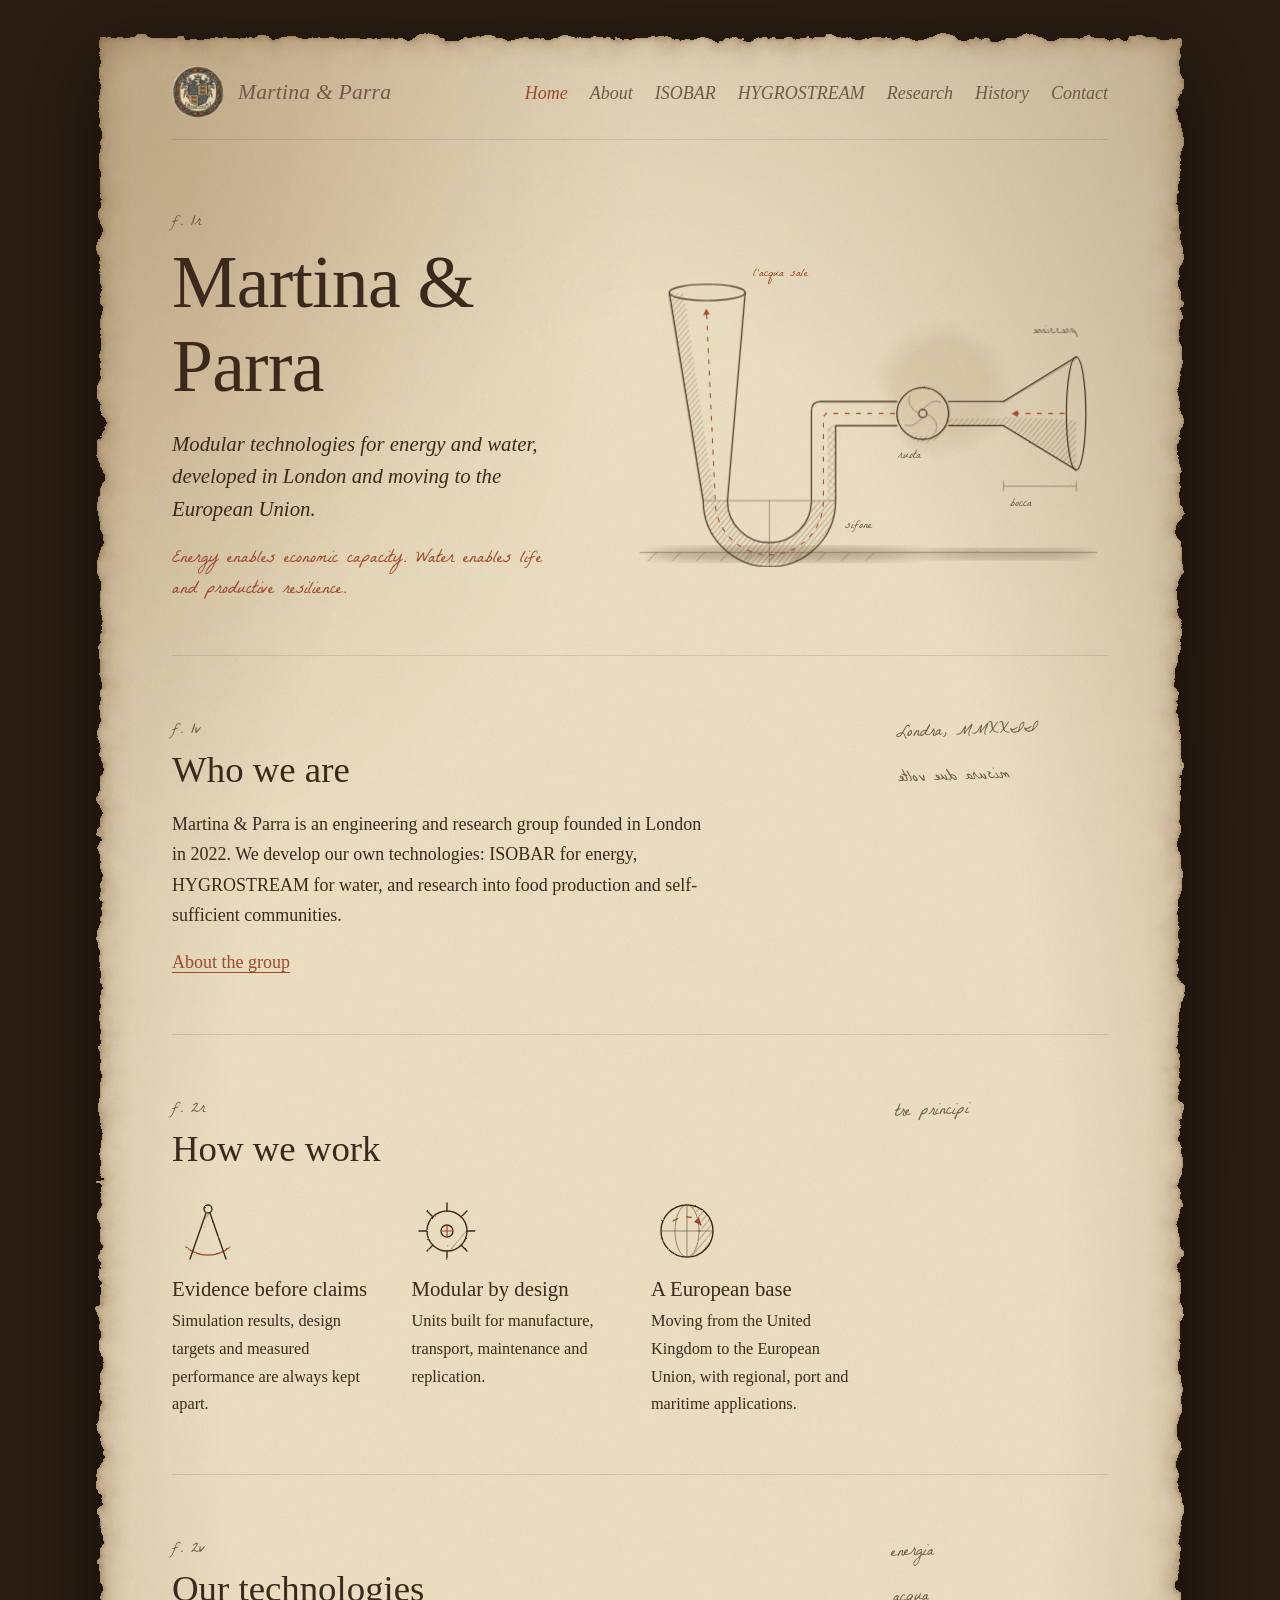
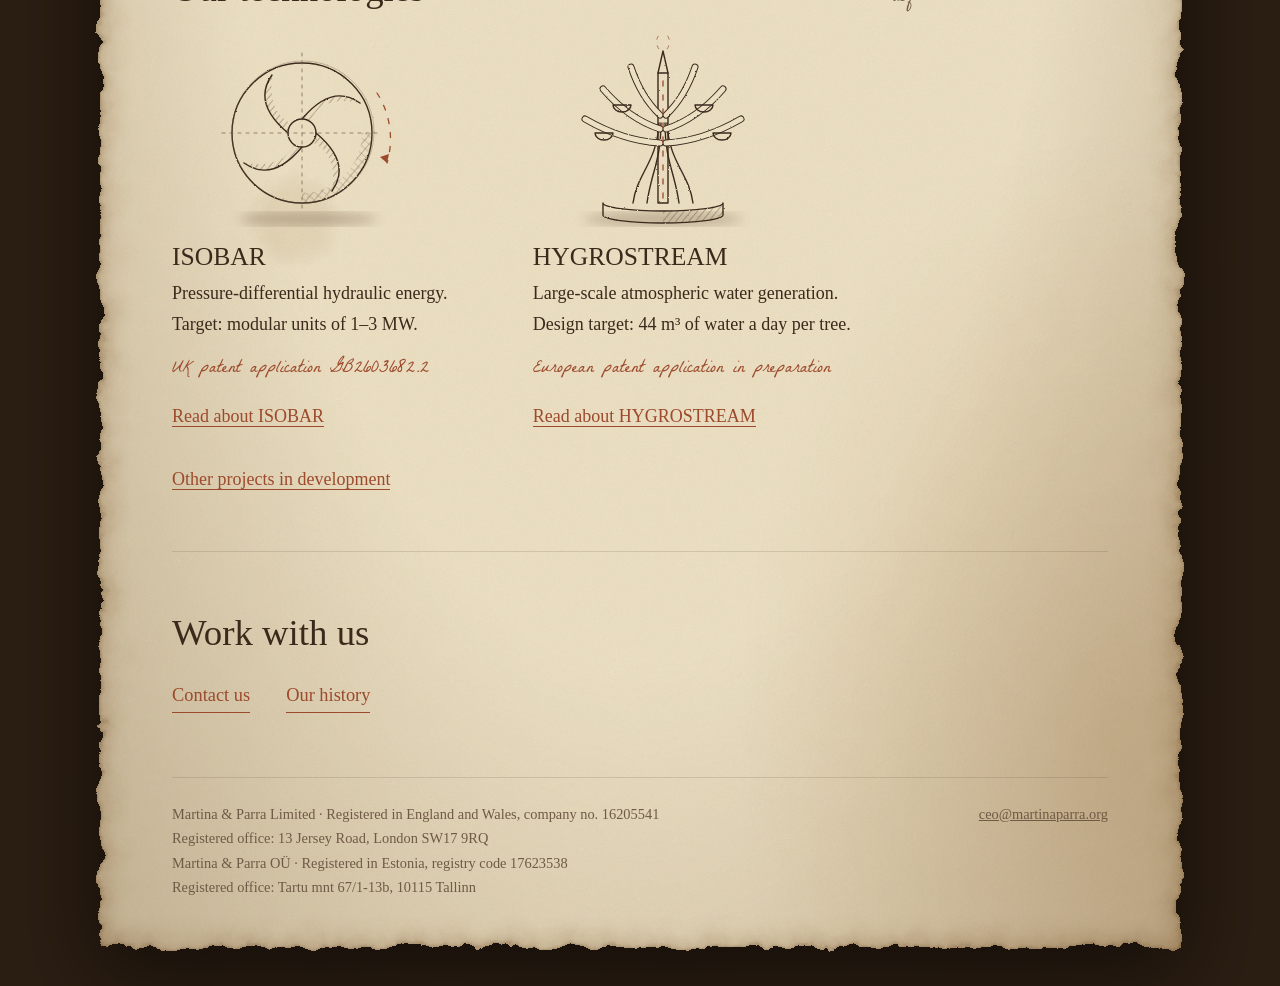
<file: index.html>
<!DOCTYPE html>
<html lang="en">
<head>
<meta charset="UTF-8">
<meta name="viewport" content="width=device-width, initial-scale=1.0">
<title>Martina &amp; Parra — Energy and water technologies</title>
<meta name="description" content="Martina & Parra develops modular technologies for energy and water: ISOBAR hydraulic energy and HYGROSTREAM atmospheric water generation. Founded in London, moving to the European Union.">
<link rel="icon" href="senior_lupus.png">

<link rel="preconnect" href="https://fonts.googleapis.com">
<link rel="preconnect" href="https://fonts.gstatic.com" crossorigin>
<link href="https://fonts.googleapis.com/css2?family=IM+Fell+English:ital@0;1&family=La+Belle+Aurore&display=swap" rel="stylesheet">
<link rel="stylesheet" href="codex.css">

<style>
/* ---- Home page only ---- */
.hero {
  display: grid;
  grid-template-columns: minmax(0, 5fr) minmax(0, 6fr);
  gap: 2rem 3rem;
  align-items: center;
  padding: 64px 0 48px;
  border-bottom: 1px solid var(--rule);
}
.hero h1 {
  font-size: clamp(2.8rem, 6.5vw, 4.6rem);
  letter-spacing: -.01em;
  margin: .2rem 0 1.2rem;
}
.hero-lead { font-size: 1.3rem; line-height: 1.55; font-style: italic; max-width: 26rem; }

.approach {
  display: grid;
  grid-template-columns: repeat(3, minmax(0, 1fr));
  gap: 2.4rem;
  margin-top: 1.6rem;
}
.approach svg { width: 72px; height: 72px; margin-bottom: .6rem; }
.approach p { font-size: 1.02rem; }

.platforms { display: grid; grid-template-columns: minmax(0,1fr) minmax(0,1fr); gap: 2.6rem; margin-top: 1.4rem; }
.platforms svg { max-width: 260px; margin-bottom: .6rem; }
.platforms h3 { font-size: 1.6rem; }
.motto { font-family: var(--hand); color: var(--sanguine); font-size: 1.15rem; margin-top: 1.2rem; max-width: 24rem; }
.featured {
  display: grid;
  grid-template-columns: minmax(0, 1fr) minmax(0, 1fr);
  gap: 2.4rem;
  align-items: center;
}
.patent-no { font-family: var(--hand); color: var(--sanguine); font-size: 1.1rem; }

.next-steps { display: flex; flex-wrap: wrap; gap: 14px 36px; margin-top: 1.6rem; font-size: 1.15rem; }

@media (max-width: 780px) {
  .hero, .platforms { display: grid; grid-template-columns: minmax(0,1fr) minmax(0,1fr); gap: 2.6rem; margin-top: 1.4rem; }
.platforms svg { max-width: 260px; margin-bottom: .6rem; }
.platforms h3 { font-size: 1.6rem; }
.motto { font-family: var(--hand); color: var(--sanguine); font-size: 1.15rem; margin-top: 1.2rem; max-width: 24rem; }
.featured { grid-template-columns: 1fr; }
  .hero { padding-top: 40px; }
  .approach, .platforms { grid-template-columns: 1fr; gap: 1.8rem; }
}
</style>
</head>

<body>
<!-- shared SVG defs: paper edge, pencil wobble, hatching -->
<svg width="0" height="0" style="position:absolute" aria-hidden="true" focusable="false">
  <defs>
    <filter id="rough" x="-3%" y="-3%" width="106%" height="106%">
      <feTurbulence type="fractalNoise" baseFrequency="0.035" numOctaves="5" seed="7" result="n"/>
      <feDisplacementMap in="SourceGraphic" in2="n" scale="18" xChannelSelector="R" yChannelSelector="G"/>
    </filter>
    <filter id="pencil" x="-5%" y="-5%" width="110%" height="110%">
      <feTurbulence type="fractalNoise" baseFrequency="0.9" numOctaves="2" seed="3" result="g"/>
      <feDisplacementMap in="SourceGraphic" in2="g" scale="1.8" xChannelSelector="R" yChannelSelector="G"/>
    </filter>
    <filter id="smudge"><feGaussianBlur stdDeviation="6"/></filter>
    <pattern id="hatch" width="5" height="5" patternUnits="userSpaceOnUse" patternTransform="rotate(40)">
      <line x1="0" y1="0" x2="0" y2="5" stroke="#3b2a1c" stroke-width=".8" stroke-opacity=".8"/>
    </pattern>
    <pattern id="hatch-x" width="6" height="6" patternUnits="userSpaceOnUse" patternTransform="rotate(40)">
      <line x1="0" y1="0" x2="0" y2="6" stroke="#3b2a1c" stroke-width=".7" stroke-opacity=".75"/>
      <line x1="0" y1="0" x2="6" y2="0" stroke="#3b2a1c" stroke-width=".6" stroke-opacity=".55"/>
    </pattern>
  </defs>
</svg>
<svg width="0" height="0" style="position:absolute" aria-hidden="true" focusable="false">
  <filter id="worn-edge" x="-3%" y="-3%" width="106%" height="106%">
    <feTurbulence type="fractalNoise" baseFrequency="0.04" numOctaves="4" seed="7" result="noise"/>
    <feDisplacementMap in="SourceGraphic" in2="noise" scale="16" xChannelSelector="R" yChannelSelector="G"/>
  </filter>
</svg>
<div class="sheet">

  <nav class="nav" aria-label="Main">
    <a class="nav-brand" href="index.html">
      <img src="senior_lupus.png" alt="">
      <span>Martina &amp; Parra</span>
    </a>
    <ul>
      <li><a href="index.html" aria-current="page">Home</a></li>
      <li><a href="about.html">About</a></li>
      <li><a href="isobar.html">ISOBAR</a></li>
      <li><a href="hygrostream.html">HYGROSTREAM</a></li>
      <li><a href="research.html">Research</a></li>
      <li><a href="history.html">History</a></li>
      <li><a href="contact.html">Contact</a></li>
    </ul>
  </nav>

  <!-- HERO -->
  <header class="hero">
    <div>
      <span class="folio-mark">f. 1r</span>
      <h1>Martina &amp; Parra</h1>
      <p class="hero-lead">Modular technologies for energy and water, developed in London and moving to the European Union.</p>
      <p class="motto">Energy enables economic capacity. Water enables life and productive resilience.</p>
    </div>

    <svg class="drawing trace" viewBox="0 0 600 400" role="img"
         aria-label="Sepia sketch of a hydraulic conduit: intake funnel, turbine chamber, U-bend and rising cone">
     <g filter="url(#pencil)">
      <!-- graphite shadow on the ground -->
      <ellipse class="shade" cx="200" cy="384" rx="170" ry="9" filter="url(#smudge)"/>
      <ellipse class="shade" cx="470" cy="384" rx="110" ry="6" filter="url(#smudge)"/>

      <!-- ground line -->
      <path class="thin" d="M20 382 L585 382"/>
      <path class="thin" d="M40 382 l-10 10 M70 382 l-10 10 M100 382 l-10 10 M130 382 l-10 10 M160 382 l-10 10 M190 382 l-10 10 M220 382 l-10 10 M250 382 l-10 10 M280 382 l-10 10 M310 382 l-10 10"/>

      <!-- pencil shading -->
      <path class="hatch" d="M470 214 L560 218 L560 280 L470 225 Z"/>
      <path class="hatch" d="M402 216 L470 216 L470 225 L402 225 Z"/>
      <path class="hatch" d="M262 318 A82 82 0 0 1 98 318 L128 318 A52 52 0 0 0 232 318 Z"/>
      <path class="hatch" d="M98 318 L56 60 L74 62 L112 318 Z"/>
      <path class="hatch-x" d="M252 225 L262 225 L262 318 L252 318 Z"/>
      <path class="hatch" d="M346 228 A32 32 0 0 0 400 214 A28 28 0 0 1 346 228 Z"/>

      <!-- intake funnel -->
      <ellipse class="ink" cx="560" cy="210" rx="12" ry="70"/>
      <path class="ink" d="M560 140 L470 195 M560 280 L470 225"/>
      <path class="thin" d="M561 142 L471 196" opacity=".6"/>

      <!-- pipe to turbine -->
      <path class="ink" d="M470 195 L402 195 M470 225 L402 225"/>

      <!-- turbine chamber, rotor turns -->
      <circle class="ink" cx="370" cy="210" r="32"/>
      <circle class="thin" cx="370.8" cy="209.4" r="32.6" opacity=".6"/>
      <g class="spin" style="transform-origin:370px 210px">
        <circle class="ink" cx="370" cy="210" r="5"/>
        <path class="thin" d="M370 205 Q384 190 392 196 M375 210 Q392 220 386 232 M370 215 Q356 230 348 224 M365 210 Q348 200 354 188"/>
      </g>

      <!-- conduit: pipe, U-bend, rising cone -->
      <path class="ink" d="M338 195 L244 195 Q232 195 232 207 L232 318 A52 52 0 0 1 128 318 L150 60"/>
      <path class="ink" d="M338 225 L262 225 L262 318 A82 82 0 0 1 98 318 L56 60"/>
      <path class="thin" d="M339 196.5 L245 196 M97 317 L55 61" opacity=".55"/>
      <ellipse class="ink" cx="103" cy="60" rx="47" ry="10"/>

      <!-- construction lines -->
      <path class="thin" d="M180 318 L180 400 M100 318 L262 318" stroke-dasharray="3 5"/>
      <path class="thin" d="M470 300 L560 300 M470 294 L470 306 M560 294 L560 306"/>
     </g>

      <!-- water flow, red chalk, keeps moving -->
      <path class="flow" d="M545 210 L480 210 M335 210 L250 210 L247 214 L247 318 A67 67 0 0 1 113 318 L102 80"/>
      <path class="chalk-fill" d="M480 210 l8 -4 l0 8 z M102 80 l-4 8 l8 -1 z"/>

      <!-- notes -->
      <text x="478" y="325">bocca</text>
      <text x="340" y="265">ruota</text>
      <text x="274" y="352">sifone</text>
      <text x="160" y="40" class="red">l'acqua sale</text>
      <text x="0" y="0" transform="translate(560 110) scale(-1 1)">pressione</text>
    </svg>
  </header>

  <!-- WHO WE ARE -->
  <section class="folio" aria-labelledby="who">
    <div>
      <span class="folio-mark">f. 1v</span>
      <h2 id="who">Who we are</h2>
      <p>Martina &amp; Parra is an engineering and research group founded in London in 2022. We develop our own technologies: ISOBAR for energy, HYGROSTREAM for water, and research into food production and self-sufficient communities.</p>
      <p><a class="text-link" href="about.html">About the group</a></p>
    </div>
    <aside class="marginalia" aria-hidden="true">
      <p>Londra, MMXXII</p>
      <p><span class="mirror">misura due volte</span></p>
    </aside>
  </section>

  <!-- PRINCIPLES -->
  <section class="folio" aria-labelledby="approach">
    <div>
      <span class="folio-mark">f. 2r</span>
      <h2 id="approach">How we work</h2>
      <div class="approach">
        <div>
          <svg class="drawing" viewBox="0 0 72 72" aria-hidden="true">
            <g filter="url(#pencil)">
              <path class="chalk" d="M14 52 A34 34 0 0 0 58 52"/>
              <circle class="ink" cx="36" cy="14" r="4"/>
              <path class="ink" d="M34 18 L18 64"/>
              <g class="swing" style="transform-origin:36px 14px"><path class="ink" d="M38 18 L54 64"/></g>
              <path class="hatch" d="M34 18 L38 18 L30 40 Z"/>
            </g>
          </svg>
          <h3>Evidence before claims</h3>
          <p>Simulation results, design targets and measured performance are always kept apart.</p>
        </div>
        <div>
          <svg class="drawing" viewBox="0 0 72 72" aria-hidden="true">
            <g filter="url(#pencil)"><g class="spin-slow" style="transform-origin:36px 36px">
            <circle class="ink" cx="36" cy="36" r="20"/>
            <path class="hatch" d="M36 56 A20 20 0 0 0 56 36 L50 36 A14 14 0 0 1 36 50 Z"/>
            <circle class="ink" cx="36" cy="36" r="6"/>
            <path class="ink" d="M36 8 L36 16 M36 56 L36 64 M8 36 L16 36 M56 36 L64 36 M16 16 L22 22 M50 50 L56 56 M16 56 L22 50 M50 22 L56 16"/>
            <path class="chalk" d="M36 30 L36 42 M30 36 L42 36"/>
            </g></g>
          </svg>
          <h3>Modular by design</h3>
          <p>Units built for manufacture, transport, maintenance and replication.</p>
        </div>
        <div>
          <svg class="drawing" viewBox="0 0 72 72" aria-hidden="true">
            <g filter="url(#pencil)">
            <path class="hatch" d="M36 10 A26 26 0 0 1 36 62 A12 26 0 0 0 36 10 Z"/>
            <circle class="ink" cx="36" cy="36" r="26"/>
            <path class="thin" d="M10 36 L62 36 M36 10 L36 62"/>
            <ellipse class="thin" cx="36" cy="36" rx="12" ry="26"/>
            </g>
            <path class="flow" d="M22 26 Q40 16 50 30"/>
            <path class="chalk-fill" d="M50 30 l-2 -8 l-5 5 z"/>
          </svg>
          <h3>A European base</h3>
          <p>Moving from the United Kingdom to the European Union, with regional, port and maritime applications.</p>
        </div>
      </div>
    </div>
    <aside class="marginalia" aria-hidden="true">
      <p>tre principi</p>
    </aside>
  </section>

  <!-- TECHNOLOGIES -->
  <section class="folio" aria-labelledby="tech">
    <div>
      <span class="folio-mark">f. 2v</span>
      <h2 id="tech">Our technologies</h2>
      <div class="platforms">
        <article>
          <svg class="drawing" viewBox="0 0 260 200" aria-hidden="true">
        <ellipse class="shade" cx="136" cy="186" rx="70" ry="6" filter="url(#smudge)"/>
        <g filter="url(#pencil)">
        <path class="hatch-x" d="M130 170 A70 70 0 0 0 200 100 L190 100 A60 60 0 0 1 130 160 Z"/>
        <circle class="ink" cx="130" cy="100" r="70"/>
        <circle class="thin" cx="131" cy="99" r="71" opacity=".5"/>
        <g class="spin" style="transform-origin:130px 100px">
          <circle class="ink" cx="130" cy="100" r="14"/>
          <path class="hatch" d="M130 86 Q160 50 188 70 Q150 62 138 88 Z M144 100 Q180 130 160 158 Q166 122 142 110 Z M130 114 Q100 150 72 130 Q110 136 122 112 Z M116 100 Q80 70 100 42 Q96 80 118 90 Z"/>
          <path class="ink" d="M130 86 Q160 50 188 70 M144 100 Q180 130 160 158 M130 114 Q100 150 72 130 M116 100 Q80 70 100 42"/>
        </g>
        </g>
        <path class="thin" d="M130 20 L130 180 M50 100 L210 100" stroke-dasharray="3 5"/>
        <path class="flow" d="M205 60 A85 85 0 0 1 215 130"/>
        <path class="chalk-fill" d="M215 130 l-7 -6 l9 -3 z"/>
      </svg>
          <h3>ISOBAR</h3>
          <p>Pressure-differential hydraulic energy. Target: modular units of 1–3 MW.</p>
          <p class="patent-no">UK patent application GB2603682.2</p>
          <p><a class="text-link" href="isobar.html">Read about ISOBAR</a></p>
        </article>
        <article>
          <svg class="drawing" viewBox="0 0 260 200" aria-hidden="true">
        <ellipse class="shade" cx="130" cy="186" rx="80" ry="6" filter="url(#smudge)"/>
        <g filter="url(#pencil)">
          <path class="ink" d="M70 182 A60 8 0 0 0 190 182 L190 170 A60 8 0 0 1 70 170 Z"/>
          <path class="hatch" d="M130 190 A60 8 0 0 0 190 182 L190 170 A60 8 0 0 1 130 178 Z"/>
          <path class="ink" d="M100 170 C104 140 124 130 126 90 M160 170 C156 140 136 130 134 90 M114 170 C118 140 128 128 128 90 M146 170 C142 140 132 128 132 90"/>
          <rect class="ink" x="125" y="40" width="10" height="130"/>
          <path class="ink" d="M125 40 L130 18 L135 40"/>
          <path d="M127 110 Q90 108 52 86 M127 96 Q96 86 70 56 M127 82 Q108 64 98 34 M133 110 Q170 108 208 86 M133 96 Q164 86 190 56 M133 82 Q152 64 162 34" style="fill:none;stroke:var(--ink);stroke-width:7;stroke-linecap:round"/>
          <path d="M127 110 Q90 108 52 86 M127 96 Q96 86 70 56 M127 82 Q108 64 98 34 M133 110 Q170 108 208 86 M133 96 Q164 86 190 56 M133 82 Q152 64 162 34" style="fill:none;stroke:var(--paper);stroke-width:5;stroke-linecap:round"/>
          <path class="ink" d="M62 100 a9 7 0 0 0 18 0 Z M80 72 a9 7 0 0 0 18 0 Z M162 72 a9 7 0 0 0 18 0 Z M180 100 a9 7 0 0 0 18 0 Z"/>
        </g>
        <path class="flow" d="M130 48 L130 168"/>
        <path class="flow-soft" d="M126 16 q-5 -7 0 -14 M134 16 q5 -7 0 -14"/>
      </svg>
          <h3>HYGROSTREAM</h3>
          <p>Large-scale atmospheric water generation. Design target: 44 m³ of water a day per tree.</p>
          <p class="patent-no">European patent application in preparation</p>
          <p><a class="text-link" href="hygrostream.html">Read about HYGROSTREAM</a></p>
        </article>
      </div>
      <p style="margin-top:2rem"><a class="text-link" href="research.html">Other projects in development</a></p>
    </div>
    <aside class="marginalia" aria-hidden="true">
      <p>energia</p>
      <p>acqua</p>
    </aside>
  </section>

  <!-- NEXT -->
  <section class="folio" aria-labelledby="next">
    <div>
      <h2 id="next">Work with us</h2>
      <div class="next-steps">
        <a class="text-link" href="contact.html">Contact us</a>
        <a class="text-link" href="history.html">Our history</a>
      </div>
    </div>
  </section>

  <footer class="colophon">
    <span>Martina &amp; Parra Limited · Registered in England and Wales, company no. 16205541<br>Registered office: 13 Jersey Road, London SW17 9RQ<br>Martina &amp; Parra OÜ · Registered in Estonia, registry code 17623538<br>Registered office: Tartu mnt 67/1-13b, 10115 Tallinn</span>
    <a href="mailto:ceo@martinaparra.org">ceo@martinaparra.org</a>
  </footer>

</div>
</body>
</html>
</file>
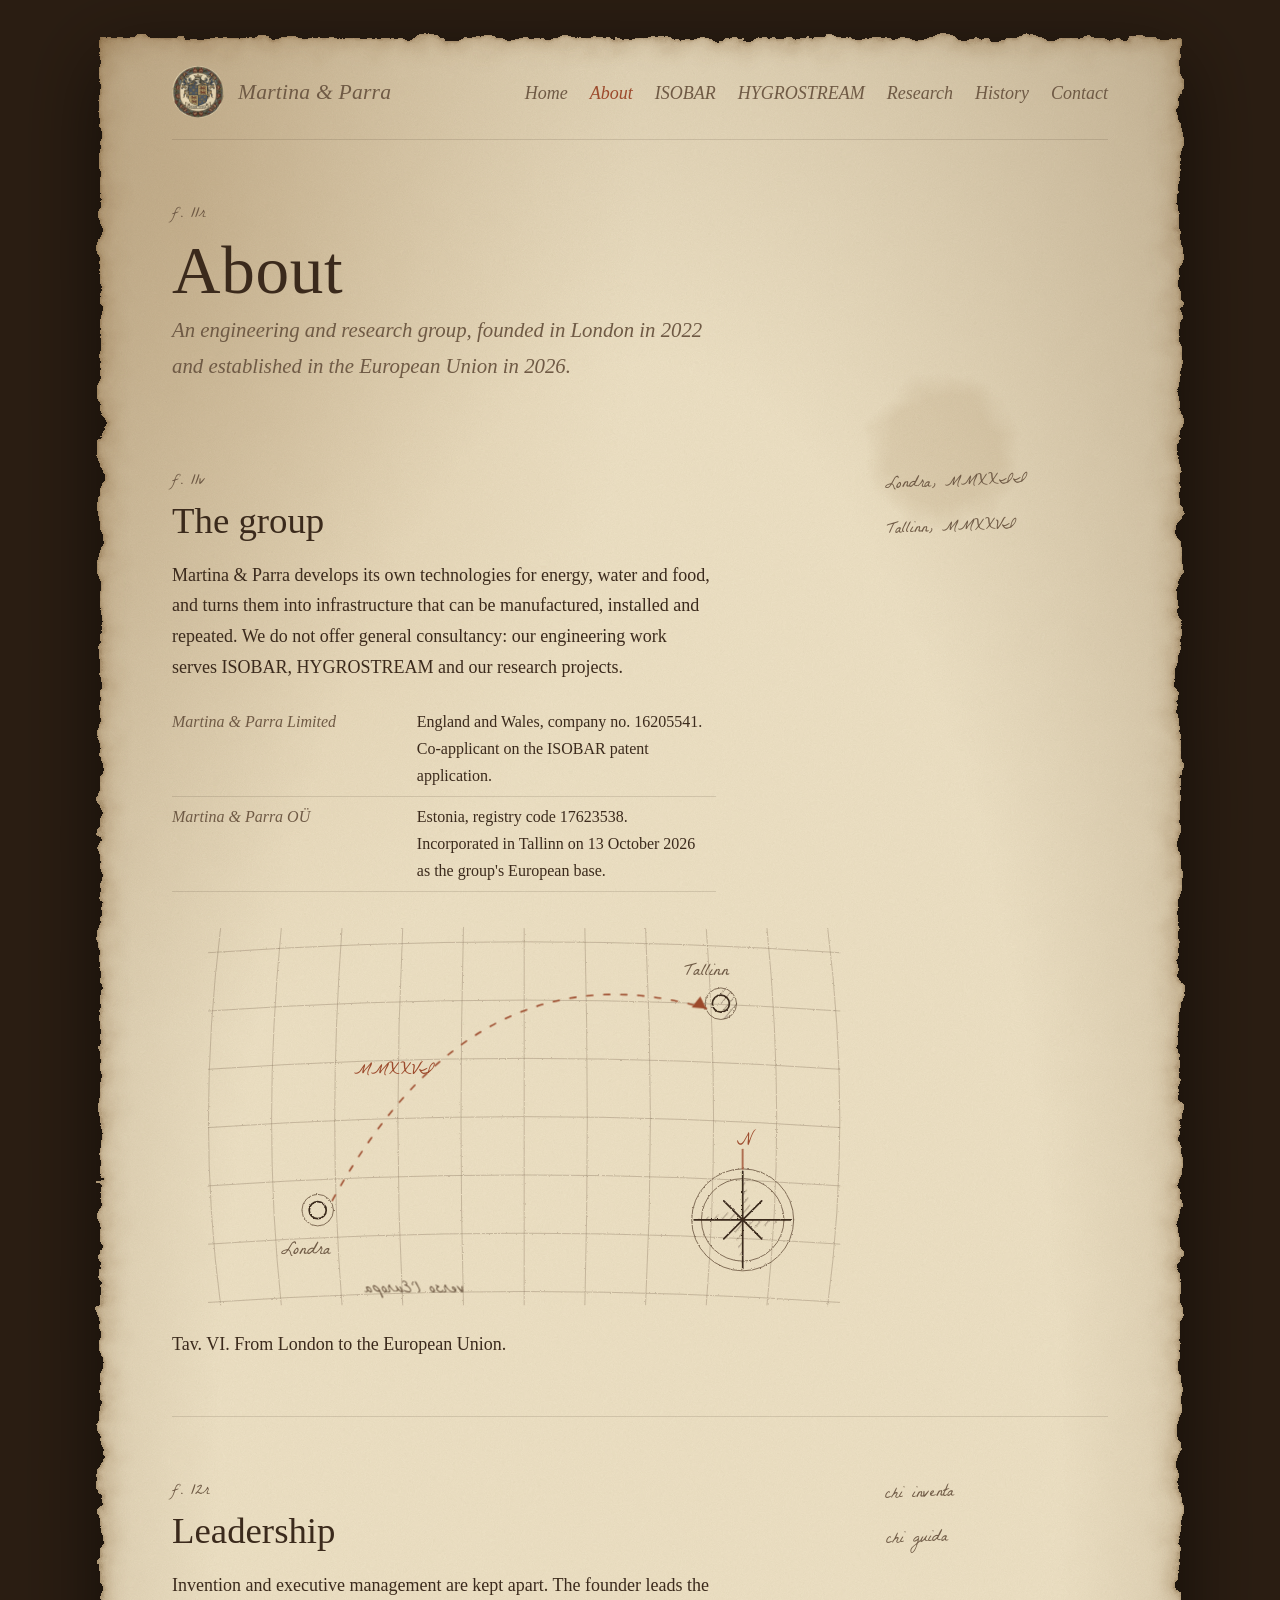
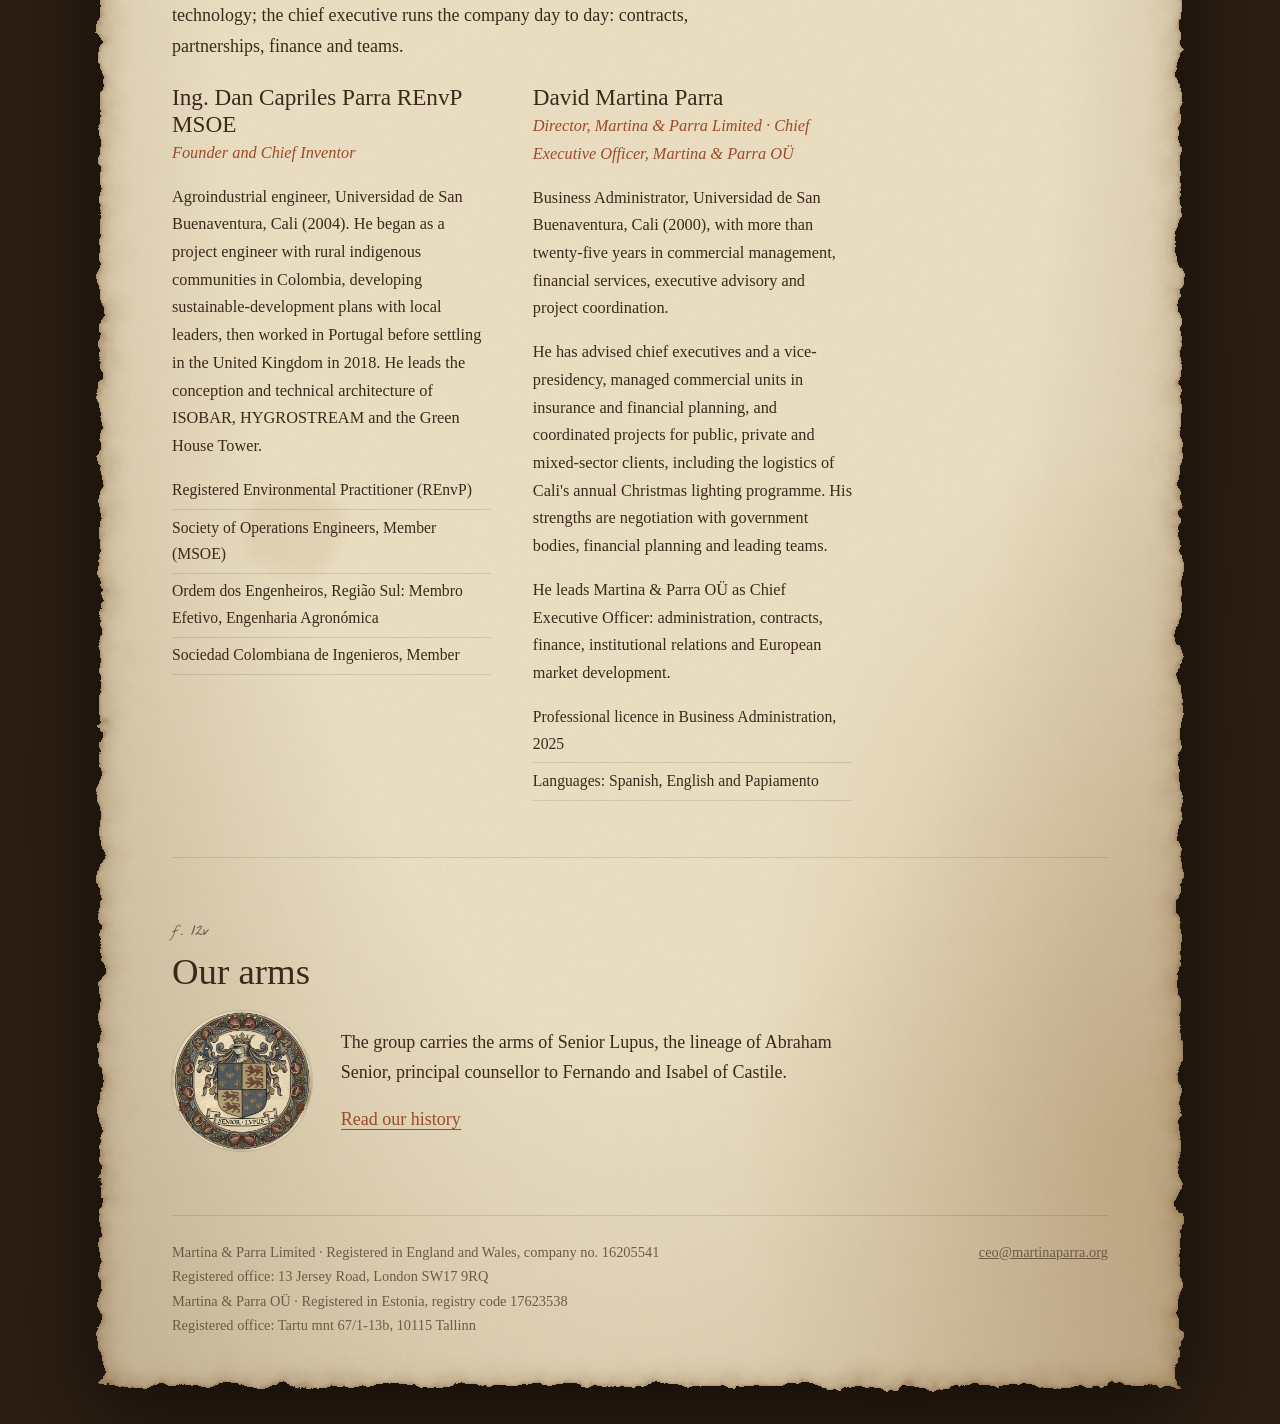
<file: about.html>
<!DOCTYPE html>
<html lang="en">
<head>
<meta charset="UTF-8">
<meta name="viewport" content="width=device-width, initial-scale=1.0">
<title>About — Martina &amp; Parra</title>
<meta name="description" content="About Martina & Parra: an engineering and research group founded in London in 2022 and established in the European Union in 2026. Led by Ing. Dan Capriles Parra REnvP MSOE and David Martina Parra.">
<link rel="icon" href="senior_lupus.png">

<link rel="preconnect" href="https://fonts.googleapis.com">
<link rel="preconnect" href="https://fonts.gstatic.com" crossorigin>
<link href="https://fonts.googleapis.com/css2?family=IM+Fell+English:ital@0;1&family=La+Belle+Aurore&display=swap" rel="stylesheet">
<link rel="stylesheet" href="codex.css">

<style>
.people { display: grid; grid-template-columns: minmax(0,1fr) minmax(0,1fr); gap: 2.6rem; margin-top: 1.4rem; }
.people h3 { font-size: 1.45rem; margin-bottom: .1rem; }
.role { font-style: italic; color: var(--sanguine); margin-bottom: .8rem; }
.people p { font-size: 1.02rem; }
.affil { list-style: none; margin-top: .8rem; font-size: .98rem; }
.affil li { padding: .3rem 0; border-bottom: 1px solid var(--rule); }
.arms { display: grid; grid-template-columns: 140px 1fr; gap: 1.8rem; align-items: center; }
.arms img { width: 140px; height: 140px; border-radius: 50%; filter: sepia(.45) saturate(.75); box-shadow: 0 0 0 1px var(--rule); }
.page-head { padding: 56px 0 24px; }
.page-head h1 { font-size: clamp(2.6rem, 6vw, 4.2rem); margin: .2rem 0 .2rem; letter-spacing: .01em; }
.model { font-size: 1.3rem; font-style: italic; color: var(--ink-faded); }
.hero-plate { display: grid; grid-template-columns: minmax(0, 1.25fr) minmax(0, 1fr); gap: 2.6rem; align-items: center; padding-bottom: 48px; border-bottom: 1px solid var(--rule); }
.big-figure { font-size: clamp(3.4rem, 8vw, 5.6rem); line-height: 1; color: var(--sanguine); }
.big-figure small { font-size: .35em; color: var(--ink); }
.target { font-family: var(--hand); color: var(--ink-faded); font-size: 1.1rem; margin-top: .4rem; }
.steps { list-style: none; counter-reset: s; margin-top: 1.4rem; display: grid; gap: 1.1rem; }
.steps li { counter-increment: s; display: grid; grid-template-columns: 2.4rem 1fr; gap: .8rem; }
.steps li::before { content: counter(s, upper-roman); font-family: var(--hand); color: var(--sanguine); font-size: 1.2rem; }
.steps b { font-weight: 400; font-style: italic; }
.uses { display: grid; grid-template-columns: max-content 1fr; gap: .45rem 1.2rem; margin-top: 1.2rem; }
.uses dt { font-style: italic; color: var(--sanguine); }
.ledger { width: 100%; max-width: 34rem; border-collapse: collapse; margin-top: 1.2rem; font-size: 1rem; }
.ledger th, .ledger td { text-align: left; padding: .4rem .8rem .4rem 0; border-bottom: 1px solid var(--rule); vertical-align: top; }
.ledger th { font-weight: 400; font-style: italic; color: var(--ink-faded); width: 45%; }
.ledger .n { text-align: right; white-space: nowrap; font-variant-numeric: tabular-nums; }
.climates th { width: auto; }
.note { font-size: .95rem; color: var(--ink-faded); font-style: italic; margin-top: 1rem; }
@media (max-width: 780px) { .hero-plate, .people { grid-template-columns: 1fr; } .arms { grid-template-columns: 1fr; } }
</style>
</head>

<body>
<!-- shared SVG defs: paper edge, pencil wobble, hatching -->
<svg width="0" height="0" style="position:absolute" aria-hidden="true" focusable="false">
  <defs>
    <filter id="rough" x="-3%" y="-3%" width="106%" height="106%">
      <feTurbulence type="fractalNoise" baseFrequency="0.035" numOctaves="5" seed="7" result="n"/>
      <feDisplacementMap in="SourceGraphic" in2="n" scale="18" xChannelSelector="R" yChannelSelector="G"/>
    </filter>
    <filter id="pencil" x="-5%" y="-5%" width="110%" height="110%">
      <feTurbulence type="fractalNoise" baseFrequency="0.9" numOctaves="2" seed="3" result="g"/>
      <feDisplacementMap in="SourceGraphic" in2="g" scale="1.8" xChannelSelector="R" yChannelSelector="G"/>
    </filter>
    <filter id="smudge"><feGaussianBlur stdDeviation="6"/></filter>
    <pattern id="hatch" width="5" height="5" patternUnits="userSpaceOnUse" patternTransform="rotate(40)">
      <line x1="0" y1="0" x2="0" y2="5" stroke="#3b2a1c" stroke-width=".8" stroke-opacity=".8"/>
    </pattern>
    <pattern id="hatch-x" width="6" height="6" patternUnits="userSpaceOnUse" patternTransform="rotate(40)">
      <line x1="0" y1="0" x2="0" y2="6" stroke="#3b2a1c" stroke-width=".7" stroke-opacity=".75"/>
      <line x1="0" y1="0" x2="6" y2="0" stroke="#3b2a1c" stroke-width=".6" stroke-opacity=".55"/>
    </pattern>
  </defs>
</svg>
<div class="sheet">

  <nav class="nav" aria-label="Main">
    <a class="nav-brand" href="index.html">
      <img src="senior_lupus.png" alt="">
      <span>Martina &amp; Parra</span>
    </a>
    <ul>
      <li><a href="index.html">Home</a></li>
      <li><a href="about.html" aria-current="page">About</a></li>
      <li><a href="isobar.html">ISOBAR</a></li>
      <li><a href="hygrostream.html">HYGROSTREAM</a></li>
      <li><a href="research.html">Research</a></li>
      <li><a href="history.html">History</a></li>
      <li><a href="contact.html">Contact</a></li>
    </ul>
  </nav>

  <header class="page-head">
    <span class="folio-mark">f. 11r</span>
    <h1>About</h1>
    <p class="model">An engineering and research group, founded in London in 2022 and established in the European Union in 2026.</p>
  </header>

  <section class="folio" aria-labelledby="group">
    <div>
      <span class="folio-mark">f. 11v</span>
      <h2 id="group">The group</h2>
      <p>Martina &amp; Parra develops its own technologies for energy, water and food, and turns them into infrastructure that can be manufactured, installed and repeated. We do not offer general consultancy: our engineering work serves ISOBAR, HYGROSTREAM and our research projects.</p>
      <table class="ledger">
        <tbody>
          <tr><th>Martina &amp; Parra Limited</th><td>England and Wales, company no. 16205541. Co-applicant on the ISOBAR patent application.</td></tr>
          <tr><th>Martina &amp; Parra OÜ</th><td>Estonia, registry code 17623538. Incorporated in Tallinn on 13 October 2026 as the group's European base.</td></tr>
        </tbody>
      </table>
      <figure class="plate">
        <svg class="drawing trace" viewBox="0 0 560 360" role="img" aria-label="Sepia sketch of a route from London to Tallinn over a grid of meridians and parallels, with a compass rose">
<g filter="url(#pencil)">
<path class="thin" d="M40 30 Q20 190 40 340 M90 30 Q74 190 90 340 M140 30 Q128 190 140 340 M190 30 Q182 190 190 340 M240 30 Q236 190 240 340 M290 30 Q290 190 290 340 M340 30 Q344 190 340 340 M390 30 Q398 190 390 340 M440 30 Q452 190 440 340 M490 30 Q506 190 490 340 M540 30 Q560 190 540 340 M30 50 Q290 32 550 50 M30 98 Q290 80 550 98 M30 146 Q290 128 550 146 M30 194 Q290 176 550 194 M30 242 Q290 224 550 242 M30 290 Q290 272 550 290 M30 338 Q290 320 550 338" opacity=".35"/>
<circle class="ink" cx="120" cy="262" r="7"/><circle class="thin" cx="120" cy="262" r="13"/>
<circle class="ink" cx="452" cy="92" r="7"/><circle class="thin" cx="452" cy="92" r="13"/><path class="hatch" d="M452 79 A13 13 0 0 1 452 105 Z"/>
<circle class="thin" cx="470" cy="270" r="42"/><circle class="thin" cx="470" cy="270" r="34"/>
<path class="ink" d="M470 270 L470.0 230.0 M470 270 L485.6 254.4 M470 270 L510.0 270.0 M470 270 L485.6 285.6 M470 270 L470.0 310.0 M470 270 L454.4 285.6 M470 270 L430.0 270.0 M470 270 L454.4 254.4"/>
<path class="hatch" d="M470 270 L470 230 L477 263 Z M470 270 L510 270 L477 277 Z M470 270 L470 310 L463 277 Z M470 270 L430 270 L463 263 Z"/>
</g>
<path class="flow" d="M132 254 Q250 40 440 96"/>
<path class="chalk-fill" d="M440 96 l-12 -1 l7 -9 z"/>
<g class="swing-slow" style="transform-origin:470px 270px"><path class="chalk" d="M470 228 L470 212"/></g>
<text x="465" y="208" class="red">N</text>
<text x="90" y="298">Londra</text><text x="422" y="68">Tallinn</text>
<text x="150" y="150" class="red">MMXXVI</text>
<text x="0" y="0" transform="translate(240 330) scale(-1 1)">verso l'Europa</text>
</svg>
        <figcaption>Tav. VI. From London to the European Union.</figcaption>
      </figure>
    </div>
    <aside class="marginalia" aria-hidden="true">
      <p>Londra, MMXXII</p>
      <p>Tallinn, MMXXVI</p>
    </aside>
  </section>

  <section class="folio" aria-labelledby="people">
    <div>
      <span class="folio-mark">f. 12r</span>
      <h2 id="people">Leadership</h2>
      <p>Invention and executive management are kept apart. The founder leads the technology; the chief executive runs the company day to day: contracts, partnerships, finance and teams.</p>
      <div class="people">
        <article>
          <h3>Ing. Dan Capriles Parra REnvP MSOE</h3>
          <p class="role">Founder and Chief Inventor</p>
          <p>Agroindustrial engineer, Universidad de San Buenaventura, Cali (2004). He began as a project engineer with rural indigenous communities in Colombia, developing sustainable-development plans with local leaders, then worked in Portugal before settling in the United Kingdom in 2018. He leads the conception and technical architecture of ISOBAR, HYGROSTREAM and the Green House Tower.</p>
          <ul class="affil">
            <li>Registered Environmental Practitioner (REnvP)</li>
            <li>Society of Operations Engineers, Member (MSOE)</li>
            <li>Ordem dos Engenheiros, Região Sul: Membro Efetivo, Engenharia Agronómica</li>
            <li>Sociedad Colombiana de Ingenieros, Member</li>
          </ul>
        </article>
        <article>
          <h3>David Martina Parra</h3>
          <p class="role">Director, Martina &amp; Parra Limited · Chief Executive Officer, Martina &amp; Parra OÜ</p>
          <p>Business Administrator, Universidad de San Buenaventura, Cali (2000), with more than twenty-five years in commercial management, financial services, executive advisory and project coordination.</p>
          <p>He has advised chief executives and a vice-presidency, managed commercial units in insurance and financial planning, and coordinated projects for public, private and mixed-sector clients, including the logistics of Cali's annual Christmas lighting programme. His strengths are negotiation with government bodies, financial planning and leading teams.</p>
          <p>He leads Martina &amp; Parra OÜ as Chief Executive Officer: administration, contracts, finance, institutional relations and European market development.</p>
          <ul class="affil">
            <li>Professional licence in Business Administration, 2025</li>
            <li>Languages: Spanish, English and Papiamento</li>
          </ul>
        </article>
      </div>
    </div>
    <aside class="marginalia" aria-hidden="true">
      <p>chi inventa</p>
      <p>chi guida</p>
    </aside>
  </section>

  <section class="folio" aria-labelledby="arms">
    <div>
      <span class="folio-mark">f. 12v</span>
      <h2 id="arms">Our arms</h2>
      <div class="arms">
        <img src="senior_lupus.png" alt="The Senior Lupus coat of arms">
        <div>
          <p>The group carries the arms of Senior Lupus, the lineage of Abraham Senior, principal counsellor to Fernando and Isabel of Castile.</p>
          <p><a class="text-link" href="history.html">Read our history</a></p>
        </div>
      </div>
    </div>
  </section>

  <footer class="colophon">
    <span>Martina &amp; Parra Limited · Registered in England and Wales, company no. 16205541<br>Registered office: 13 Jersey Road, London SW17 9RQ<br>Martina &amp; Parra OÜ · Registered in Estonia, registry code 17623538<br>Registered office: Tartu mnt 67/1-13b, 10115 Tallinn</span>
    <a href="mailto:ceo@martinaparra.org">ceo@martinaparra.org</a>
  </footer>

</div>
</body>
</html>
</file>
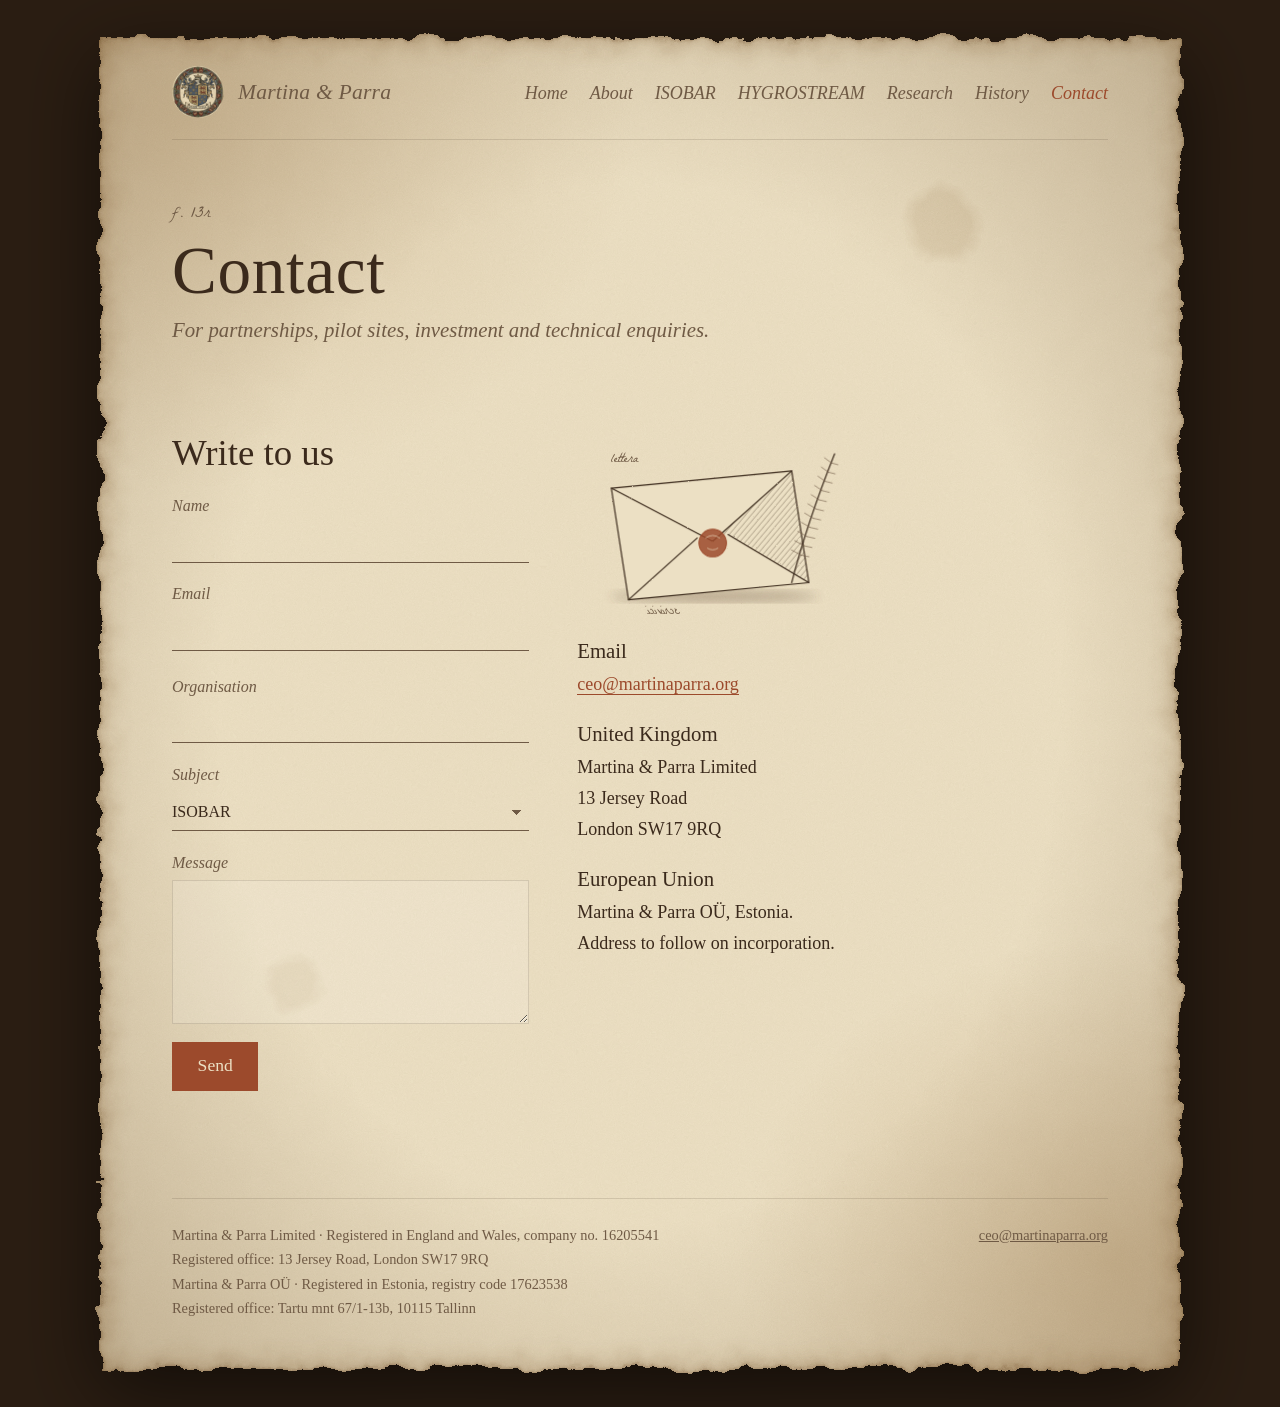
<file: contact.html>
<!DOCTYPE html>
<html lang="en">
<head>
<meta charset="UTF-8">
<meta name="viewport" content="width=device-width, initial-scale=1.0">
<title>Contact — Martina &amp; Parra</title>
<meta name="description" content="Contact Martina & Parra about ISOBAR, HYGROSTREAM, research partnerships or investment.">
<link rel="icon" href="senior_lupus.png">

<link rel="preconnect" href="https://fonts.googleapis.com">
<link rel="preconnect" href="https://fonts.gstatic.com" crossorigin>
<link href="https://fonts.googleapis.com/css2?family=IM+Fell+English:ital@0;1&family=La+Belle+Aurore&display=swap" rel="stylesheet">
<link rel="stylesheet" href="codex.css">

<style>
.contact { display: grid; grid-template-columns: minmax(0, 1.3fr) minmax(0, 1fr); gap: 3rem; align-items: start; }
.form { display: grid; gap: 1.1rem; margin-top: 1rem; }
.form label { display: grid; gap: .25rem; font-style: italic; color: var(--ink-faded); font-size: 1rem; }
.form input, .form select, .form textarea {
  font: inherit; font-style: normal; color: var(--ink); background: transparent;
  border: 0; border-bottom: 1px solid var(--ink-faded); padding: .35rem 0; border-radius: 0; width: 100%;
}
.form textarea { min-height: 9rem; resize: vertical; border: 1px solid var(--rule); padding: .6rem; background: rgba(255,255,255,.12); }
.form select { appearance: none; background-image: linear-gradient(45deg, transparent 50%, var(--ink-faded) 50%), linear-gradient(135deg, var(--ink-faded) 50%, transparent 50%); background-position: calc(100% - 12px) 55%, calc(100% - 7px) 55%; background-size: 5px 5px; background-repeat: no-repeat; }
.form input:focus, .form select:focus, .form textarea:focus { outline: none; border-color: var(--sanguine); }
.form .hp { position: absolute; left: -9999px; }
.send { justify-self: start; font: inherit; font-size: 1.1rem; color: var(--paper); background: var(--sanguine); border: 0; padding: .6rem 1.6rem; cursor: pointer; }
.send:hover { background: var(--ink); }
.send:focus-visible { outline: 2px dashed var(--ink); outline-offset: 3px; }
.field-error { font-style: normal; font-size: .9rem; color: var(--sanguine); min-height: 0; }
.send:disabled { opacity: .6; cursor: wait; }
.status { font-family: var(--hand); color: var(--sanguine); min-height: 1.4em; }
.address p { max-width: 22rem; }
.address h3 { margin-top: 1.4rem; }
.page-head { padding: 56px 0 24px; }
.page-head h1 { font-size: clamp(2.6rem, 6vw, 4.2rem); margin: .2rem 0 .2rem; letter-spacing: .01em; }
.model { font-size: 1.3rem; font-style: italic; color: var(--ink-faded); }
.hero-plate { display: grid; grid-template-columns: minmax(0, 1.25fr) minmax(0, 1fr); gap: 2.6rem; align-items: center; padding-bottom: 48px; border-bottom: 1px solid var(--rule); }
.big-figure { font-size: clamp(3.4rem, 8vw, 5.6rem); line-height: 1; color: var(--sanguine); }
.big-figure small { font-size: .35em; color: var(--ink); }
.target { font-family: var(--hand); color: var(--ink-faded); font-size: 1.1rem; margin-top: .4rem; }
.steps { list-style: none; counter-reset: s; margin-top: 1.4rem; display: grid; gap: 1.1rem; }
.steps li { counter-increment: s; display: grid; grid-template-columns: 2.4rem 1fr; gap: .8rem; }
.steps li::before { content: counter(s, upper-roman); font-family: var(--hand); color: var(--sanguine); font-size: 1.2rem; }
.steps b { font-weight: 400; font-style: italic; }
.uses { display: grid; grid-template-columns: max-content 1fr; gap: .45rem 1.2rem; margin-top: 1.2rem; }
.uses dt { font-style: italic; color: var(--sanguine); }
.ledger { width: 100%; max-width: 34rem; border-collapse: collapse; margin-top: 1.2rem; font-size: 1rem; }
.ledger th, .ledger td { text-align: left; padding: .4rem .8rem .4rem 0; border-bottom: 1px solid var(--rule); vertical-align: top; }
.ledger th { font-weight: 400; font-style: italic; color: var(--ink-faded); width: 45%; }
.ledger .n { text-align: right; white-space: nowrap; font-variant-numeric: tabular-nums; }
.climates th { width: auto; }
.note { font-size: .95rem; color: var(--ink-faded); font-style: italic; margin-top: 1rem; }
@media (max-width: 780px) { .hero-plate, .contact { grid-template-columns: 1fr; } }
</style>
</head>

<body>
<!-- shared SVG defs: paper edge, pencil wobble, hatching -->
<svg width="0" height="0" style="position:absolute" aria-hidden="true" focusable="false">
  <defs>
    <filter id="rough" x="-3%" y="-3%" width="106%" height="106%">
      <feTurbulence type="fractalNoise" baseFrequency="0.035" numOctaves="5" seed="7" result="n"/>
      <feDisplacementMap in="SourceGraphic" in2="n" scale="18" xChannelSelector="R" yChannelSelector="G"/>
    </filter>
    <filter id="pencil" x="-5%" y="-5%" width="110%" height="110%">
      <feTurbulence type="fractalNoise" baseFrequency="0.9" numOctaves="2" seed="3" result="g"/>
      <feDisplacementMap in="SourceGraphic" in2="g" scale="1.8" xChannelSelector="R" yChannelSelector="G"/>
    </filter>
    <filter id="smudge"><feGaussianBlur stdDeviation="6"/></filter>
    <pattern id="hatch" width="5" height="5" patternUnits="userSpaceOnUse" patternTransform="rotate(40)">
      <line x1="0" y1="0" x2="0" y2="5" stroke="#3b2a1c" stroke-width=".8" stroke-opacity=".8"/>
    </pattern>
    <pattern id="hatch-x" width="6" height="6" patternUnits="userSpaceOnUse" patternTransform="rotate(40)">
      <line x1="0" y1="0" x2="0" y2="6" stroke="#3b2a1c" stroke-width=".7" stroke-opacity=".75"/>
      <line x1="0" y1="0" x2="6" y2="0" stroke="#3b2a1c" stroke-width=".6" stroke-opacity=".55"/>
    </pattern>
  </defs>
</svg>
<div class="sheet">

  <nav class="nav" aria-label="Main">
    <a class="nav-brand" href="index.html">
      <img src="senior_lupus.png" alt="">
      <span>Martina &amp; Parra</span>
    </a>
    <ul>
      <li><a href="index.html">Home</a></li>
      <li><a href="about.html">About</a></li>
      <li><a href="isobar.html">ISOBAR</a></li>
      <li><a href="hygrostream.html">HYGROSTREAM</a></li>
      <li><a href="research.html">Research</a></li>
      <li><a href="history.html">History</a></li>
      <li><a href="contact.html" aria-current="page">Contact</a></li>
    </ul>
  </nav>

  <header class="page-head">
    <span class="folio-mark">f. 13r</span>
    <h1>Contact</h1>
    <p class="model">For partnerships, pilot sites, investment and technical enquiries.</p>
  </header>

  <section class="folio" aria-labelledby="write">
    <div class="contact">
      <div>
        <h2 id="write">Write to us</h2>
        <form class="form" id="contact-form" action="https://formspree.io/f/xvkgrpwe" method="POST">
          <label>Name <input type="text" name="name" autocomplete="name" required></label>
          <label>Email <input type="email" name="email" autocomplete="email" required>
            <span class="field-error" data-for="email"></span></label>
          <label>Organisation <input type="text" name="organisation" autocomplete="organization"></label>
          <label>Subject
            <select name="topic">
              <option>ISOBAR</option>
              <option>HYGROSTREAM</option>
              <option>Research and MP-SCI</option>
              <option>Partnership or pilot site</option>
              <option>Investment</option>
              <option>Other</option>
            </select>
          </label>
          <label>Message <textarea name="message" required></textarea></label>
          <input class="hp" type="text" name="_gotcha" tabindex="-1" autocomplete="off" aria-hidden="true">
          <input type="hidden" name="_subject" value="New enquiry from martinaparra.org">
          <button class="send" type="submit">Send</button>
          <p class="status" id="form-status" role="status" aria-live="polite"></p>
        </form>
      </div>
      <div class="address">
        <svg class="drawing trace" viewBox="0 0 320 220" role="img" aria-label="Sepia sketch of a sealed letter and a quill">
        <g filter="url(#pencil)">
          <ellipse class="shade" cx="160" cy="196" rx="120" ry="7" filter="url(#smudge)"/>
          <path class="ink paper" d="M40 70 L250 50 L270 180 L60 200 Z" style="fill:var(--paper)"/>
          <path class="ink" d="M40 70 L158 132 L250 50 M60 200 L140 128 M270 180 L176 124"/>
          <path class="hatch" d="M158 132 L250 50 L270 180 L176 124 Z" opacity=".5"/>
          <circle class="chalk" cx="158" cy="134" r="16" style="fill:var(--sanguine);fill-opacity:.85"/>
          <path class="thin" d="M150 128 q8 -6 16 0 M152 140 q6 4 12 0" style="stroke:var(--paper)"/>
        </g>
        <g class="swing-slow" style="transform-origin:250px 180px">
          <path class="ink" d="M250 180 Q268 110 300 30"/>
          <path class="thin" d="M260.7 147.9 l-11.1 -6.0 M264.3 137.1 l-10.8 -6.0 M267.9 126.4 l-10.5 -6.0 M271.4 115.7 l-10.2 -6.0 M275.0 105.0 l-9.9 -6.0 M278.6 94.3 l-9.6 -6.0 M282.1 83.6 l-9.3 -6.0 M285.7 72.9 l-9.0 -6.0 M289.3 62.1 l-8.7 -6.0 M292.9 51.4 l-8.4 -6.0 M296.4 40.7 l-8.1 -6.0 M260.7 147.9 l9.4 2.0 M264.3 137.1 l9.2 2.0 M267.9 126.4 l9.0 2.0 M271.4 115.7 l8.8 2.0 M275.0 105.0 l8.6 2.0 M278.6 94.3 l8.4 2.0 M282.1 83.6 l8.2 2.0 M285.7 72.9 l8.0 2.0 M289.3 62.1 l7.8 2.0 M292.9 51.4 l7.6 2.0 M296.4 40.7 l7.4 2.0"/>
        </g>
        <text x="40" y="40">lettera</text>
        <text x="0" y="0" transform="translate(120 216) scale(-1 1)">scrivici</text>
      </svg>
        <h3>Email</h3>
        <p><a class="text-link" href="mailto:ceo@martinaparra.org">ceo@martinaparra.org</a></p>
        <h3>United Kingdom</h3>
        <p>Martina &amp; Parra Limited<br>13 Jersey Road<br>London SW17 9RQ</p>
        <h3>European Union</h3>
        <p>Martina &amp; Parra OÜ, Estonia. Address to follow on incorporation.</p>
      </div>
    </div>
  </section>

  <footer class="colophon">
    <span>Martina &amp; Parra Limited · Registered in England and Wales, company no. 16205541<br>Registered office: 13 Jersey Road, London SW17 9RQ<br>Martina &amp; Parra OÜ · Registered in Estonia, registry code 17623538<br>Registered office: Tartu mnt 67/1-13b, 10115 Tallinn</span>
    <a href="mailto:ceo@martinaparra.org">ceo@martinaparra.org</a>
  </footer>

</div>

<script>
(function () {
  var form = document.getElementById('contact-form');
  var status = document.getElementById('form-status');
  var btn = form && form.querySelector('.send');
  if (!form || !window.fetch) return;
  var fallback = 'The message could not be sent. Please write to ceo@martinaparra.org.';
  form.addEventListener('submit', function (e) {
    e.preventDefault();
    form.querySelectorAll('.field-error').forEach(function (el) { el.textContent = ''; });
    btn.disabled = true;
    status.textContent = 'Sending…';
    fetch(form.action, { method: 'POST', body: new FormData(form), headers: { 'Accept': 'application/json' } })
      .then(function (r) {
        if (r.ok) { form.reset(); status.textContent = 'Thank you. Your message has been sent.'; return; }
        return r.json().then(function (data) {
          var errs = (data && data.errors) || [];
          errs.forEach(function (er) {
            var slot = er.field && form.querySelector('.field-error[data-for="' + er.field + '"]');
            if (slot) slot.textContent = er.message;
          });
          status.textContent = errs.length && !errs[0].field ? errs[0].message : fallback;
        });
      })
      .catch(function () { status.textContent = fallback; })
      .then(function () { btn.disabled = false; });
  });
})();
</script>
</body>
</html>
</file>
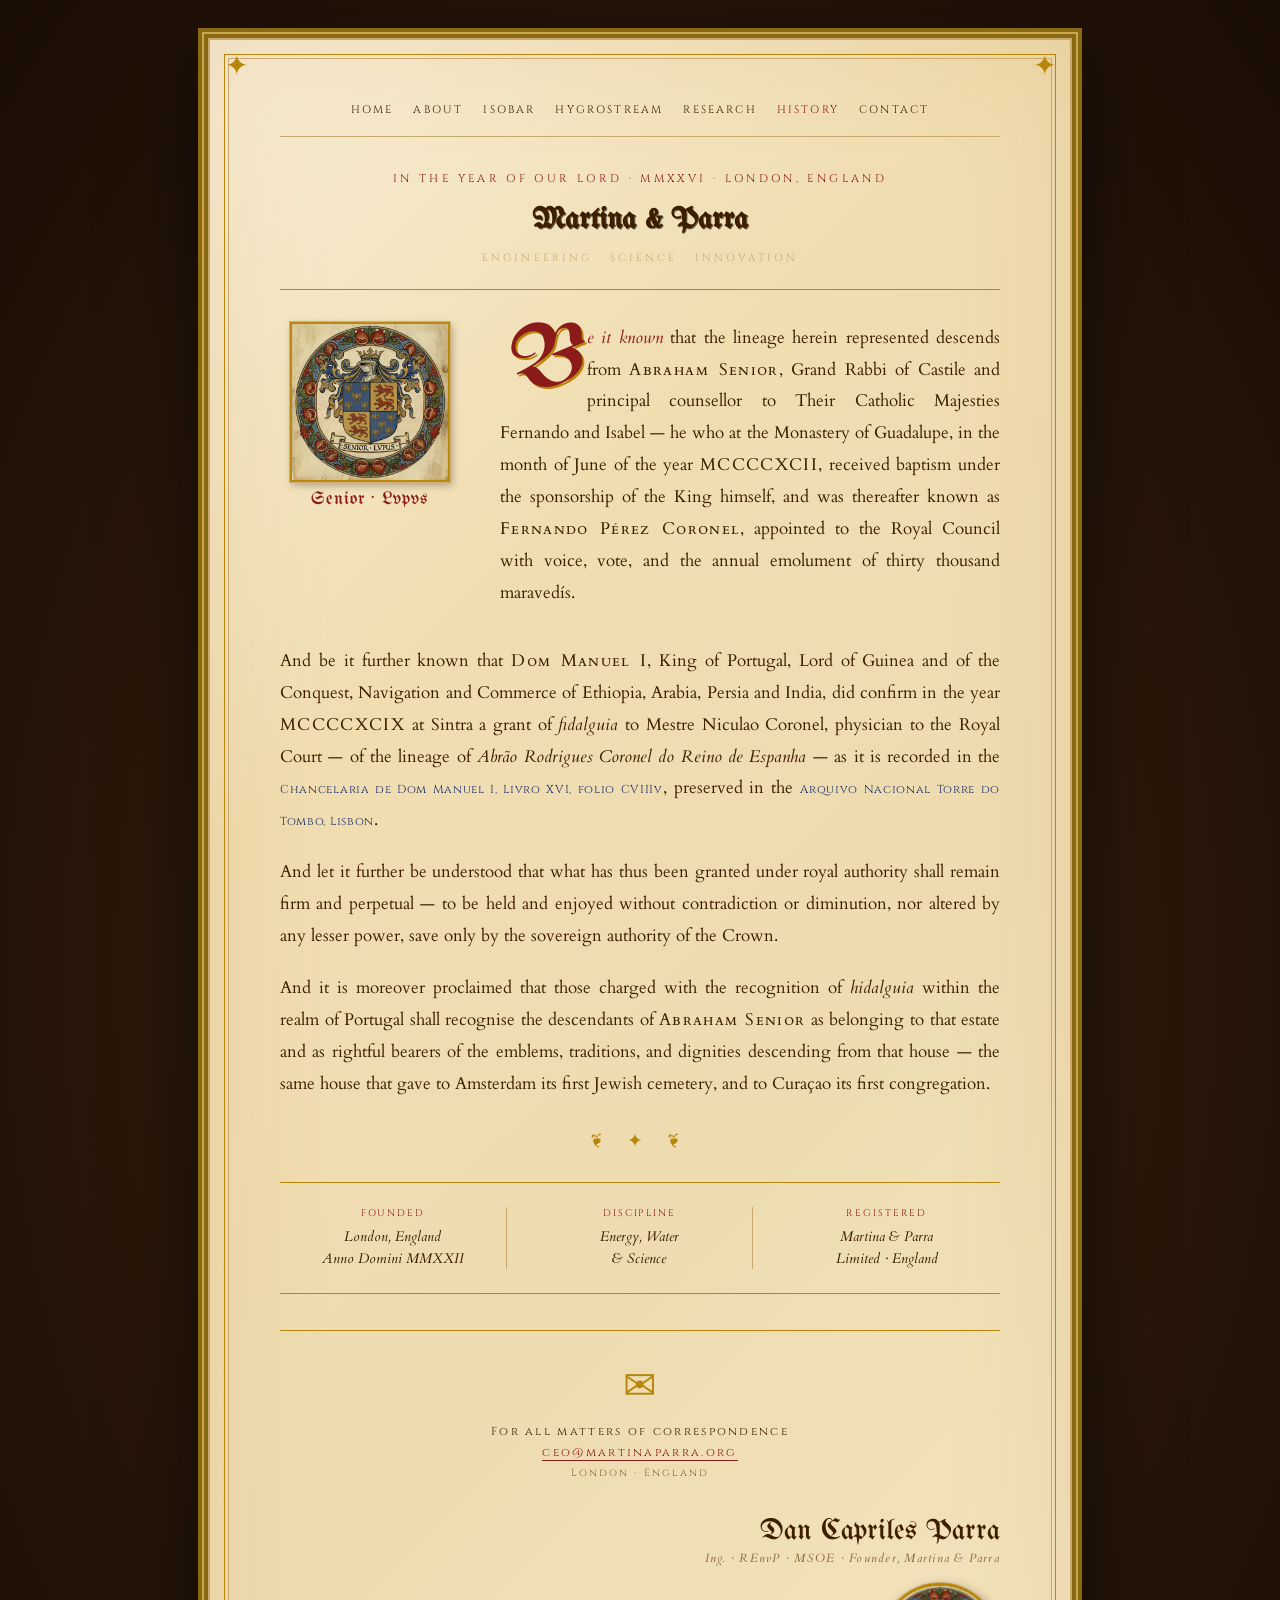
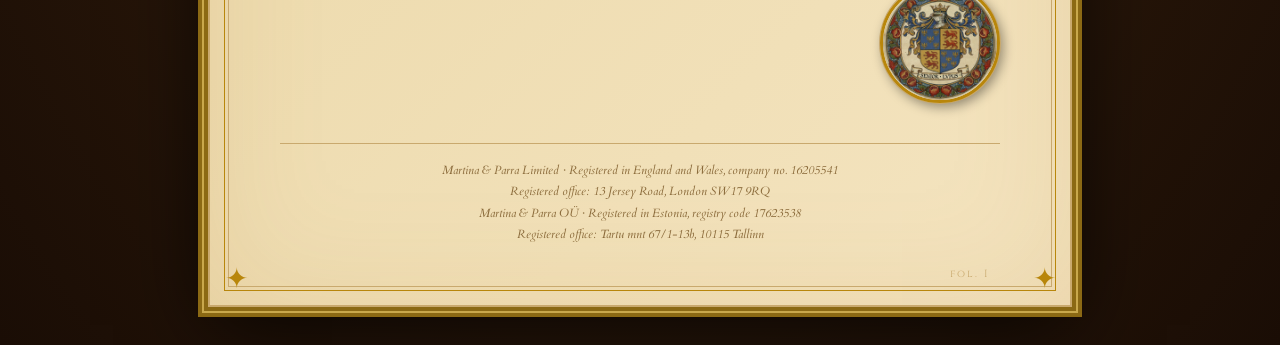
<file: history.html>
<!DOCTYPE html>
<html lang="en">
<head>
<meta charset="UTF-8">
<meta name="viewport" content="width=device-width, initial-scale=1.0">
<title>History — Martina &amp; Parra · Senior Lupus</title>
<meta name="description" content="The history of Martina & Parra and the Senior Lupus arms: the lineage of Abraham Senior, principal counsellor to Fernando and Isabel of Castile.">
<link rel="icon" href="senior_lupus.png">
<link rel="preconnect" href="https://fonts.googleapis.com">
<link rel="preconnect" href="https://fonts.gstatic.com" crossorigin>
<link href="https://fonts.googleapis.com/css2?family=UnifrakturMaguntia&family=Cinzel:wght@400;600;700&family=Cardo:ital,wght@0,400;0,700;1,400&display=swap" rel="stylesheet">
<style>
:root{
  --vellum:#f4e8c1; --vellum-shadow:#c9a96e; --ink:#1a0f00; --ink-brown:#3d1f00;
  --red:#8b1a1a; --blue:#1a2d6b; --gold:#b8860b; --gold-light:#d4a017;
}
*{margin:0;padding:0;box-sizing:border-box}
body{
  background:radial-gradient(ellipse at center,#3d2510 0%,#1a0d05 100%);
  font-family:'Cardo',Georgia,serif; color:var(--ink); min-height:100vh;
  display:flex; flex-direction:column; align-items:center; padding:40px 20px;
}
.manuscript{
  max-width:860px; width:100%; position:relative; padding:60px 70px;
  background-image:linear-gradient(135deg,#f8edd5 0%,#f0ddb0 30%,#eedcb0 60%,#f4e4c0 100%);
  box-shadow:0 0 0 2px var(--vellum-shadow),0 0 0 6px #8b6914,0 0 0 8px #c9a84c,0 0 0 12px #8b6914,
             0 20px 80px rgba(0,0,0,.8),inset 0 0 120px rgba(180,130,50,.15);
}
.border-outer{position:absolute;inset:14px;border:1.5px solid var(--gold);pointer-events:none}
.border-inner{position:absolute;inset:18px;border:.5px solid var(--vellum-shadow);pointer-events:none}
.corner{position:absolute;width:40px;height:40px;color:var(--gold);font-size:28px;display:flex;align-items:center;justify-content:center}
.corner-tl{top:6px;left:6px}.corner-tr{top:6px;right:6px}.corner-bl{bottom:6px;left:6px}.corner-br{bottom:6px;right:6px}

/* site navigation, in the manuscript's own hand */
.royal-nav{display:flex;flex-wrap:wrap;justify-content:center;gap:6px 20px;margin-bottom:34px;padding-bottom:16px;border-bottom:.5px solid var(--vellum-shadow);position:relative}
.royal-nav a{font-family:'Cinzel',serif;font-size:.68rem;letter-spacing:.2em;text-transform:uppercase;color:var(--ink-brown);text-decoration:none;padding:2px 0;border-bottom:1px solid transparent}
.royal-nav a:hover{color:var(--red);border-bottom-color:var(--red)}
.royal-nav a[aria-current="page"]{color:var(--red)}
a:focus-visible{outline:2px dashed var(--red);outline-offset:3px}

.royal-header{text-align:center;margin-bottom:32px;padding-bottom:24px;border-bottom:1px solid var(--gold)}
.regnal-date{font-family:'Cinzel',serif;font-size:.7rem;letter-spacing:.3em;color:var(--red);text-transform:uppercase;margin-bottom:10px}
.royal-title{font-family:'UnifrakturMaguntia',cursive;font-size:1.9rem;color:var(--ink-brown);line-height:1.6;margin-bottom:6px;cursor:default;
  transition:color .3s ease,text-shadow .3s ease;text-shadow:1px 1px 0 rgba(0,0,0,.55)}
.royal-title:hover{color:#0a1a3a;text-shadow:0 0 8px rgba(0,80,255,.95),0 0 20px rgba(0,140,255,.8),0 0 45px rgba(0,180,255,.5),0 0 80px rgba(0,200,255,.25),1px 1px 0 rgba(0,0,0,.3)}
.subtitle{font-family:'Cinzel',serif;font-size:.65rem;letter-spacing:.3em;color:var(--vellum-shadow);text-transform:uppercase;margin-top:4px}

.coat-of-arms-section{display:flex;gap:40px;align-items:flex-start;margin-bottom:36px}
.shield-container{flex-shrink:0;width:180px;text-align:center}
.shield-img{width:160px;height:160px;margin:0 auto 8px;display:block;object-fit:cover;border:2px solid var(--gold);
  box-shadow:0 0 0 1px var(--vellum-shadow),2px 3px 8px rgba(0,0,0,.3);filter:sepia(10%) contrast(1.05)}
.shield-motto{font-family:'UnifrakturMaguntia',cursive;font-size:1.1rem;color:var(--red);letter-spacing:.05em;margin-top:4px}

.fire-word{display:inline;transition:color .2s ease,text-shadow .2s ease;cursor:default}
.fire-word:hover{color:#8b1a1a!important;text-shadow:0 0 4px rgba(180,20,0,.95),0 0 14px rgba(220,60,0,.7),0 0 30px rgba(255,80,0,.4),0 0 55px rgba(255,30,0,.2)}

.decree-text{font-family:'Cardo',serif;font-size:1.05rem;line-height:1.9;color:var(--ink-brown);text-align:justify}
.decree-text p{margin-bottom:1.2em}
.drop-cap::first-letter{font-family:'UnifrakturMaguntia',cursive;font-size:5.5rem;float:left;line-height:.75;margin-right:8px;margin-top:8px;color:var(--red);text-shadow:2px 2px 0 var(--gold)}
.rubricated{color:var(--red);font-style:italic}
.small-caps{font-variant:small-caps;letter-spacing:.08em}
.archive-ref{font-family:'Cinzel',serif;font-size:.72rem;letter-spacing:.06em;color:var(--blue);font-style:normal}

.divider{text-align:center;margin:28px 0;color:var(--gold);font-size:1.2rem;letter-spacing:.5em}
.triptych{display:grid;grid-template-columns:1fr 1fr 1fr;gap:20px;margin:28px 0;border-top:.5px solid var(--gold);border-bottom:.5px solid var(--gold);padding:24px 0}
.triptych-item{text-align:center;padding:0 12px;border-right:.5px solid var(--vellum-shadow)}
.triptych-item:last-child{border-right:none}
.triptych-label{font-family:'Cinzel',serif;font-size:.6rem;letter-spacing:.2em;color:var(--red);text-transform:uppercase;margin-bottom:6px;display:block}
.triptych-value{font-family:'Cardo',serif;font-size:.9rem;color:var(--ink-brown);line-height:1.5;font-style:italic}

.sigil-section{text-align:center;margin-top:36px;padding-top:28px;border-top:1px solid var(--gold)}
.sigil{font-size:2.5rem;color:var(--gold);margin-bottom:10px;display:block}
.contact-line{font-family:'Cinzel',serif;font-size:.72rem;letter-spacing:.2em;color:var(--ink-brown);margin-bottom:6px}
.contact-line a{color:var(--red);text-decoration:none;border-bottom:.5px solid var(--red)}

.royal-signature{margin-top:36px;display:flex;align-items:flex-end;flex-direction:column;text-align:right}
.signature-name{font-family:'UnifrakturMaguntia',cursive;font-size:1.8rem;color:var(--ink-brown)}
.signature-title{font-family:'Cardo',serif;font-size:.78rem;font-style:italic;color:#8a6a3a;letter-spacing:.1em;margin-top:4px}
.emblem-seal{width:120px;height:120px;border-radius:50%;overflow:hidden;border:3px solid var(--gold);box-shadow:0 0 0 1px var(--vellum-shadow),3px 4px 12px rgba(0,0,0,.4);margin-top:16px}
.emblem-seal img{width:100%;height:100%;object-fit:cover}

.colophon{margin-top:40px;padding-top:16px;border-top:.5px solid var(--vellum-shadow);text-align:center;font-family:'Cardo',serif;font-size:.78rem;font-style:italic;color:#8a6a3a;line-height:1.7}
.folio{position:absolute;bottom:24px;right:80px;font-family:'Cinzel',serif;font-size:.65rem;letter-spacing:.2em;color:var(--vellum-shadow)}

@media(max-width:600px){
  body{padding:20px 10px}
  .manuscript{padding:44px 26px}
  .coat-of-arms-section{flex-direction:column;align-items:center}
  .triptych{grid-template-columns:1fr}
  .triptych-item{border-right:none;border-bottom:.5px solid var(--vellum-shadow);padding:12px 0}
  .triptych-item:last-child{border-bottom:none}
  .drop-cap::first-letter{font-size:3.5rem}
  .decree-text{text-align:left}
  .royal-signature{align-items:center;text-align:center}
}
</style>
</head>

<body>
<div class="manuscript">
  <div class="border-outer"></div>
  <div class="border-inner"></div>
  <div class="corner corner-tl" aria-hidden="true">✦</div>
  <div class="corner corner-tr" aria-hidden="true">✦</div>
  <div class="corner corner-bl" aria-hidden="true">✦</div>
  <div class="corner corner-br" aria-hidden="true">✦</div>

  <nav class="royal-nav" aria-label="Main">
    <a href="index.html">Home</a>
    <a href="about.html">About</a>
    <a href="isobar.html">ISOBAR</a>
    <a href="hygrostream.html">HYGROSTREAM</a>
    <a href="research.html">Research</a>
    <a href="history.html" aria-current="page">History</a>
    <a href="contact.html">Contact</a>
  </nav>

  <header class="royal-header">
    <div class="regnal-date">In the Year of Our Lord · MMXXVI · London, England</div>
    <h1 class="royal-title">Martina &amp; Parra</h1>
    <div class="subtitle">Engineering · Science · Innovation</div>
  </header>

  <div class="coat-of-arms-section">
    <div class="shield-container">
      <img class="shield-img" src="senior_lupus.png" alt="The Senior Lupus coat of arms">
      <div class="shield-motto">Senior · Lvpvs</div>
    </div>
    <div style="flex:1">
      <p class="decree-text drop-cap">
        <span class="rubricated fire-word">Be it known</span>
        <span class="fire-word">that the lineage herein represented descends from</span>
        <span class="small-caps fire-word">Abraham Senior</span><span class="fire-word">,
        Grand Rabbi of Castile and principal counsellor to Their Catholic Majesties
        Fernando and Isabel — he who at the Monastery of Guadalupe, in the month of June
        of the year</span> <span class="small-caps fire-word">MCCCCXCII</span><span class="fire-word">, received baptism under the sponsorship
        of the King himself, and was thereafter known as</span>
        <span class="small-caps fire-word">Fernando Pérez Coronel</span><span class="fire-word">,
        appointed to the Royal Council with voice, vote, and the annual emolument
        of thirty thousand maravedís.</span>
      </p>
    </div>
  </div>

  <div class="decree-text">
    <p>
      <span class="fire-word">And be it further known that</span>
      <span class="small-caps fire-word">Dom Manuel I</span><span class="fire-word">, King of Portugal,
      Lord of Guinea and of the Conquest, Navigation and Commerce of Ethiopia, Arabia,
      Persia and India, did confirm in the year</span> <span class="small-caps fire-word">MCCCCXCIX</span>
      <span class="fire-word">at Sintra a grant of</span> <em><span class="fire-word">fidalguia</span></em>
      <span class="fire-word">to Mestre Niculao Coronel, physician to the Royal Court —
      of the lineage of</span> <em><span class="fire-word">Abrão Rodrigues Coronel do Reino de Espanha</span></em>
      <span class="fire-word">— as it is recorded in the</span>
      <span class="archive-ref fire-word">Chancelaria de Dom Manuel I, Livro XVI, folio CVIIIv</span><span class="fire-word">,
      preserved in the</span> <span class="archive-ref fire-word">Arquivo Nacional Torre do Tombo, Lisbon</span><span class="fire-word">.</span>
    </p>
    <p>
      <span class="fire-word">And let it further be understood that what has thus been granted under royal authority
      shall remain firm and perpetual — to be held and enjoyed without contradiction or
      diminution, nor altered by any lesser power, save only by the sovereign authority
      of the Crown.</span>
    </p>
    <p>
      <span class="fire-word">And it is moreover proclaimed that those charged with the recognition of</span>
      <em><span class="fire-word">hidalguia</span></em> <span class="fire-word">within the realm of Portugal shall recognise the descendants
      of</span> <span class="small-caps fire-word">Abraham Senior</span> <span class="fire-word">as belonging to that estate and as rightful
      bearers of the emblems, traditions, and dignities descending from that house —
      the same house that gave to Amsterdam its first Jewish cemetery, and to Curaçao
      its first congregation.</span>
    </p>
  </div>

  <div class="divider" aria-hidden="true">❦ ✦ ❦</div>

  <div class="triptych">
    <div class="triptych-item">
      <span class="triptych-label">Founded</span>
      <div class="triptych-value">London, England<br>Anno Domini MMXXII</div>
    </div>
    <div class="triptych-item">
      <span class="triptych-label">Discipline</span>
      <div class="triptych-value">Energy, Water<br>&amp; Science</div>
    </div>
    <div class="triptych-item">
      <span class="triptych-label">Registered</span>
      <div class="triptych-value">Martina &amp; Parra<br>Limited · England</div>
    </div>
  </div>

  <div class="sigil-section">
    <span class="sigil" aria-hidden="true">✉</span>
    <div class="contact-line">For all matters of correspondence</div>
    <div class="contact-line" style="margin-top:6px"><a href="mailto:ceo@martinaparra.org">ceo@martinaparra.org</a></div>
    <div class="contact-line" style="margin-top:4px;font-size:.65rem;color:#8a6a3a">London · England</div>
  </div>

  <div class="royal-signature">
    <div class="signature-name">Dan Capriles Parra</div>
    <div class="signature-title">Ing. · REnvP · MSOE · Founder, Martina &amp; Parra</div>
    <div class="emblem-seal"><img src="senior_lupus.png" alt="Seal of Senior Lupus"></div>
  </div>

  <footer class="colophon">
    Martina &amp; Parra Limited · Registered in England and Wales, company no. 16205541<br>
    Registered office: 13 Jersey Road, London SW17 9RQ<br>
    Martina &amp; Parra OÜ · Registered in Estonia, registry code 17623538<br>
    Registered office: Tartu mnt 67/1-13b, 10115 Tallinn
  </footer>

  <div class="folio" aria-hidden="true">fol. I</div>
</div>
</body>
</html>
</file>
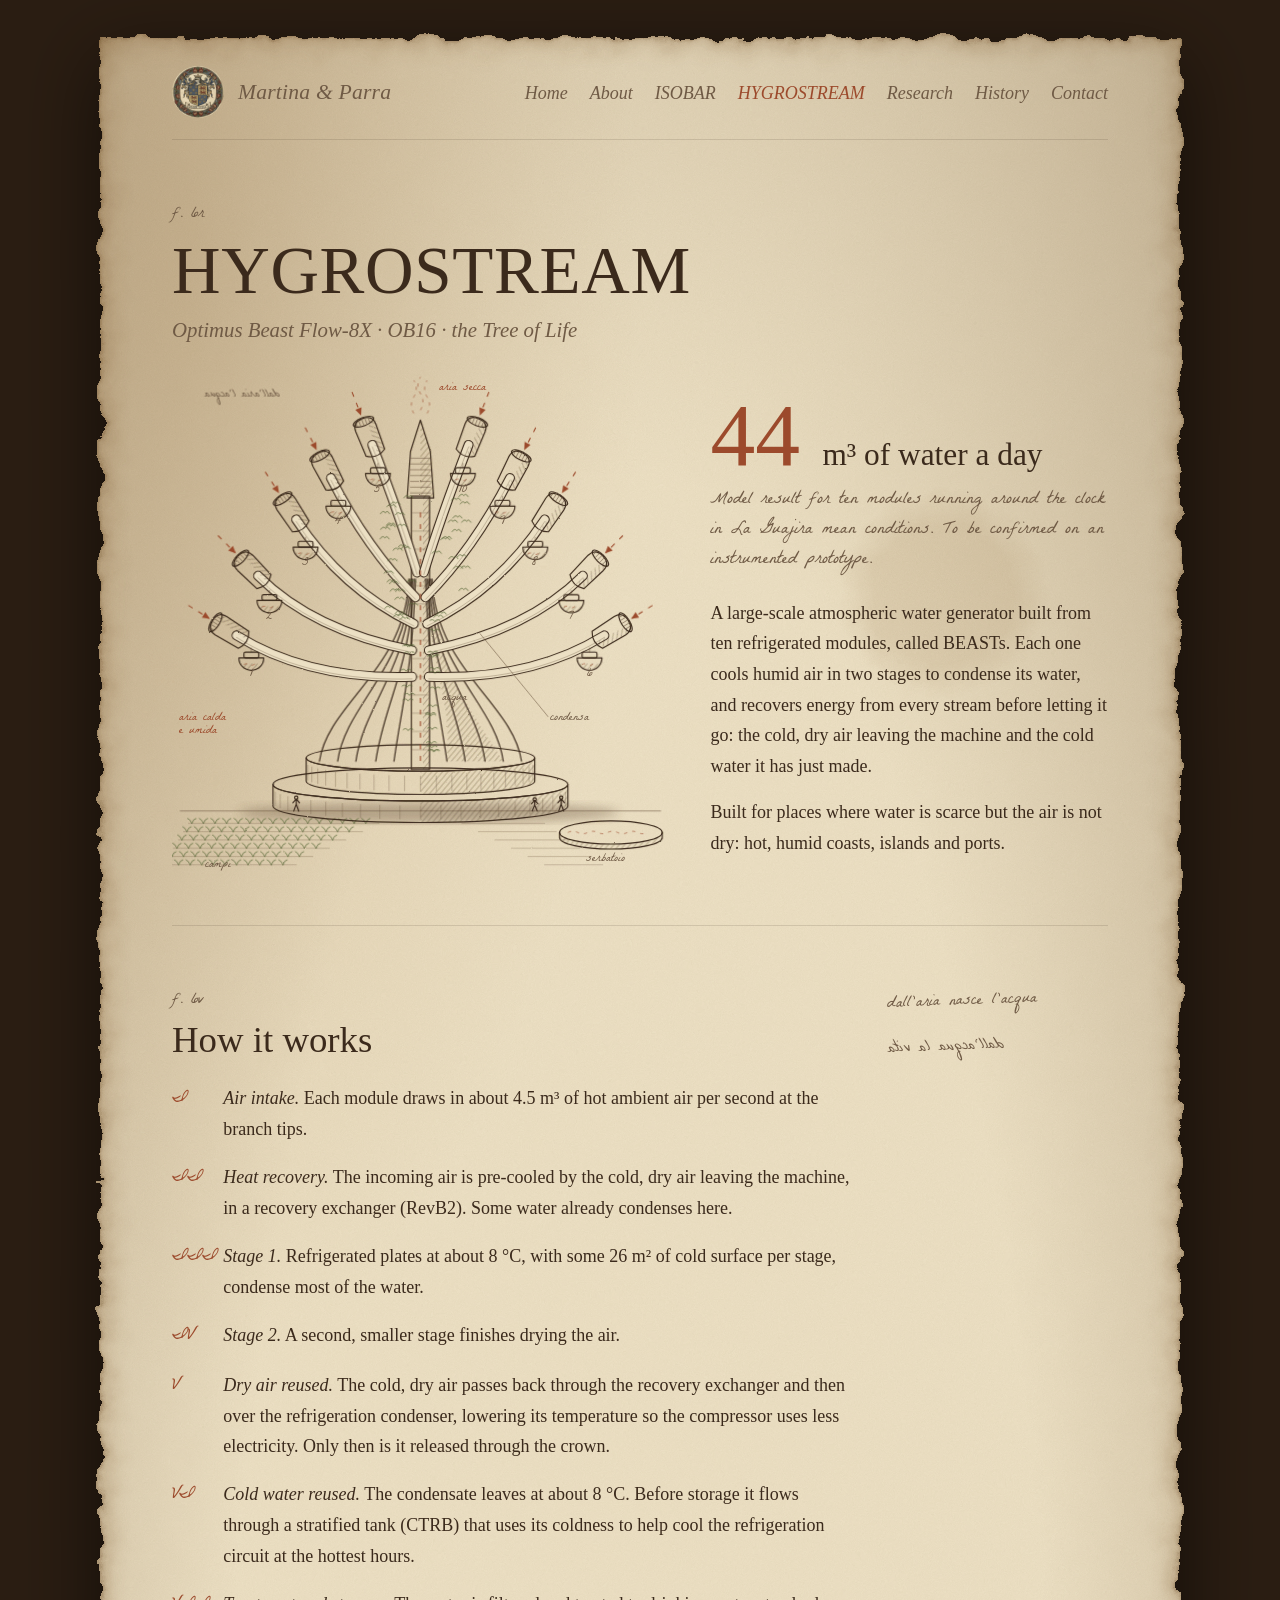
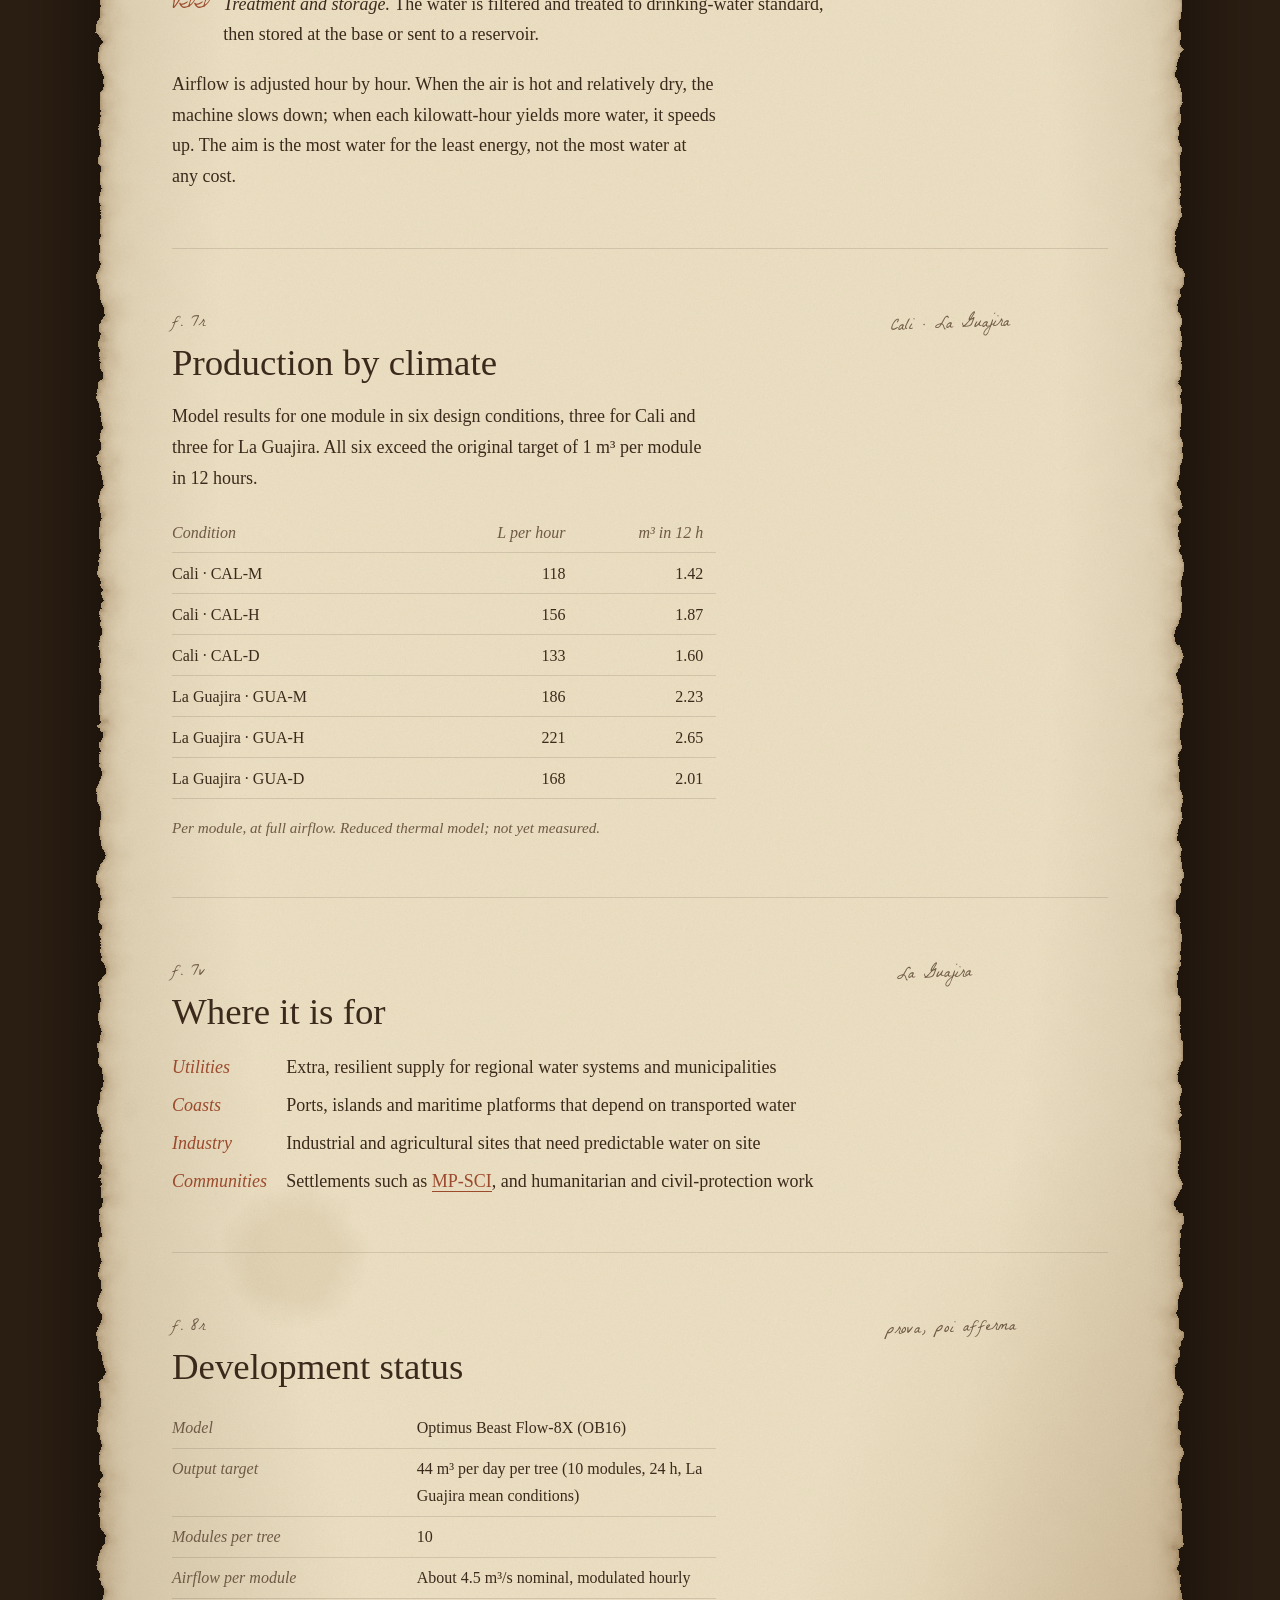
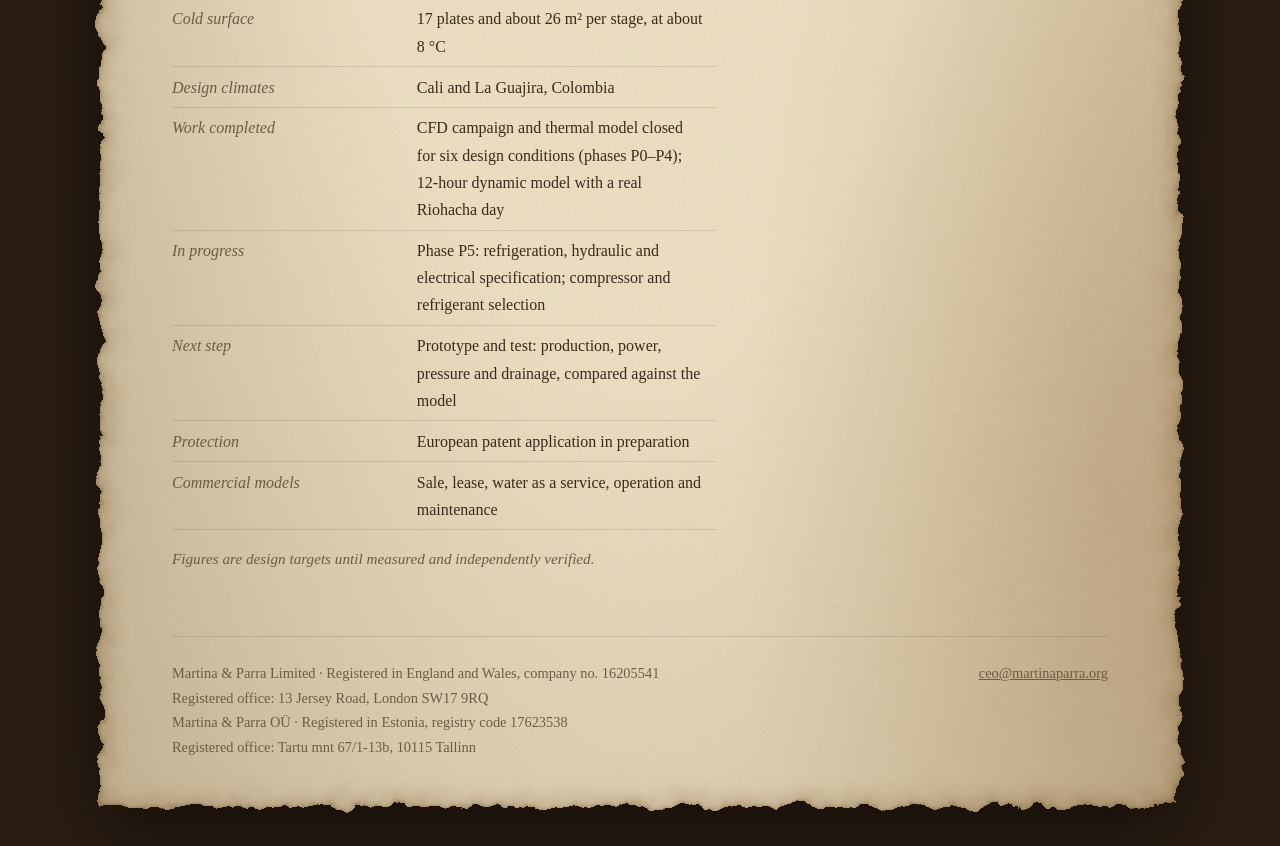
<file: hygrostream.html>
<!DOCTYPE html>
<html lang="en">
<head>
<meta charset="UTF-8">
<meta name="viewport" content="width=device-width, initial-scale=1.0">
<title>HYGROSTREAM — Martina &amp; Parra</title>
<meta name="description" content="HYGROSTREAM Optimus Beast Flow-8X (OB16): a large-scale atmospheric water generator by Martina & Parra, with a design target of 44 m³ of drinking water per day.">
<link rel="icon" href="senior_lupus.png">

<link rel="preconnect" href="https://fonts.googleapis.com">
<link rel="preconnect" href="https://fonts.gstatic.com" crossorigin>
<link href="https://fonts.googleapis.com/css2?family=IM+Fell+English:ital@0;1&family=La+Belle+Aurore&display=swap" rel="stylesheet">
<link rel="stylesheet" href="codex.css">

<style>
.page-head { padding: 56px 0 24px; }
.page-head h1 { font-size: clamp(2.6rem, 6vw, 4.2rem); margin: .2rem 0 .2rem; letter-spacing: .01em; }
.model { font-size: 1.3rem; font-style: italic; color: var(--ink-faded); }
.hero-plate { display: grid; grid-template-columns: minmax(0, 1.25fr) minmax(0, 1fr); gap: 2.6rem; align-items: center; padding-bottom: 48px; border-bottom: 1px solid var(--rule); }
.big-figure { font-size: clamp(3.4rem, 8vw, 5.6rem); line-height: 1; color: var(--sanguine); }
.big-figure small { font-size: .35em; color: var(--ink); }
.target { font-family: var(--hand); color: var(--ink-faded); font-size: 1.1rem; margin-top: .4rem; }
.steps { list-style: none; counter-reset: s; margin-top: 1.4rem; display: grid; gap: 1.1rem; }
.steps li { counter-increment: s; display: grid; grid-template-columns: 2.4rem 1fr; gap: .8rem; }
.steps li::before { content: counter(s, upper-roman); font-family: var(--hand); color: var(--sanguine); font-size: 1.2rem; }
.steps b { font-weight: 400; font-style: italic; }
.uses { display: grid; grid-template-columns: max-content 1fr; gap: .45rem 1.2rem; margin-top: 1.2rem; }
.uses dt { font-style: italic; color: var(--sanguine); }
.ledger { width: 100%; max-width: 34rem; border-collapse: collapse; margin-top: 1.2rem; font-size: 1rem; }
.ledger th, .ledger td { text-align: left; padding: .4rem .8rem .4rem 0; border-bottom: 1px solid var(--rule); vertical-align: top; }
.ledger th { font-weight: 400; font-style: italic; color: var(--ink-faded); width: 45%; }
.ledger .n { text-align: right; white-space: nowrap; font-variant-numeric: tabular-nums; }
.climates th { width: auto; }
.note { font-size: .95rem; color: var(--ink-faded); font-style: italic; margin-top: 1rem; }
@media (max-width: 780px) { .hero-plate { grid-template-columns: 1fr; } }
</style>
</head>

<body>
<!-- shared SVG defs: paper edge, pencil wobble, hatching -->
<svg width="0" height="0" style="position:absolute" aria-hidden="true" focusable="false">
  <defs>
    <filter id="rough" x="-3%" y="-3%" width="106%" height="106%">
      <feTurbulence type="fractalNoise" baseFrequency="0.035" numOctaves="5" seed="7" result="n"/>
      <feDisplacementMap in="SourceGraphic" in2="n" scale="18" xChannelSelector="R" yChannelSelector="G"/>
    </filter>
    <filter id="pencil" x="-5%" y="-5%" width="110%" height="110%">
      <feTurbulence type="fractalNoise" baseFrequency="0.9" numOctaves="2" seed="3" result="g"/>
      <feDisplacementMap in="SourceGraphic" in2="g" scale="1.8" xChannelSelector="R" yChannelSelector="G"/>
    </filter>
    <filter id="smudge"><feGaussianBlur stdDeviation="6"/></filter>
    <pattern id="hatch" width="5" height="5" patternUnits="userSpaceOnUse" patternTransform="rotate(40)">
      <line x1="0" y1="0" x2="0" y2="5" stroke="#3b2a1c" stroke-width=".8" stroke-opacity=".8"/>
    </pattern>
    <pattern id="hatch-x" width="6" height="6" patternUnits="userSpaceOnUse" patternTransform="rotate(40)">
      <line x1="0" y1="0" x2="0" y2="6" stroke="#3b2a1c" stroke-width=".7" stroke-opacity=".75"/>
      <line x1="0" y1="0" x2="6" y2="0" stroke="#3b2a1c" stroke-width=".6" stroke-opacity=".55"/>
    </pattern>
  </defs>
</svg>
<div class="sheet">

  <nav class="nav" aria-label="Main">
    <a class="nav-brand" href="index.html">
      <img src="senior_lupus.png" alt="">
      <span>Martina &amp; Parra</span>
    </a>
    <ul>
      <li><a href="index.html">Home</a></li>
      <li><a href="about.html">About</a></li>
      <li><a href="isobar.html">ISOBAR</a></li>
      <li><a href="hygrostream.html" aria-current="page">HYGROSTREAM</a></li>
      <li><a href="research.html">Research</a></li>
      <li><a href="history.html">History</a></li>
      <li><a href="contact.html">Contact</a></li>
    </ul>
  </nav>

  <header class="page-head">
    <span class="folio-mark">f. 6r</span>
    <h1>HYGROSTREAM</h1>
    <p class="model">Optimus Beast Flow-8X · OB16 · the Tree of Life</p>
  </header>

  <div class="hero-plate">
    <figure>
      <svg class="drawing trace" viewBox="0 0 600 610" role="img" aria-label="Sepia elevation of the HYGROSTREAM Optimus Beast tree: a glazed central trunk on a two-tier plinth, ten branches ending in air intakes, ten hanging condensation pods, an exhaust spire at the crown, fields and a reservoir around it">
<g filter="url(#pencil)">
<ellipse class="shade" cx="310" cy="532" rx="230" ry="12" filter="url(#smudge)"/>
<path class="thin" d="M10 530 L590 530"/>
<path class="thin" d="M20 545 L250 545 M350 545 L450 545 M14 555 L230 555 M370 555 L464 555 M8 565 L210 565 M390 565 L478 565 M2 575 L190 575 M410 575 L492 575 M-4 585 L170 585 M430 585 L506 585 M-10 595 L150 595 M450 595 L520 595" opacity=".5"/>
<g class="sway" style="transform-origin:130px 570px"><path class="leaf" d="M24 545 q-2 -5 -5 -6 M24 545 q2 -6 5 -6 M38 545 q-2 -5 -5 -6 M38 545 q2 -6 5 -6 M52 545 q-2 -5 -5 -6 M52 545 q2 -6 5 -6 M66 545 q-2 -5 -5 -6 M66 545 q2 -6 5 -6 M80 545 q-2 -5 -5 -6 M80 545 q2 -6 5 -6 M94 545 q-2 -5 -5 -6 M94 545 q2 -6 5 -6 M108 545 q-2 -5 -5 -6 M108 545 q2 -6 5 -6 M122 545 q-2 -5 -5 -6 M122 545 q2 -6 5 -6 M136 545 q-2 -5 -5 -6 M136 545 q2 -6 5 -6 M150 545 q-2 -5 -5 -6 M150 545 q2 -6 5 -6 M164 545 q-2 -5 -5 -6 M164 545 q2 -6 5 -6 M178 545 q-2 -5 -5 -6 M178 545 q2 -6 5 -6 M192 545 q-2 -5 -5 -6 M192 545 q2 -6 5 -6 M206 545 q-2 -5 -5 -6 M206 545 q2 -6 5 -6 M220 545 q-2 -5 -5 -6 M220 545 q2 -6 5 -6 M234 545 q-2 -5 -5 -6 M234 545 q2 -6 5 -6 M18 555 q-2 -5 -5 -6 M18 555 q2 -6 5 -6 M32 555 q-2 -5 -5 -6 M32 555 q2 -6 5 -6 M46 555 q-2 -5 -5 -6 M46 555 q2 -6 5 -6 M60 555 q-2 -5 -5 -6 M60 555 q2 -6 5 -6 M74 555 q-2 -5 -5 -6 M74 555 q2 -6 5 -6 M88 555 q-2 -5 -5 -6 M88 555 q2 -6 5 -6 M102 555 q-2 -5 -5 -6 M102 555 q2 -6 5 -6 M116 555 q-2 -5 -5 -6 M116 555 q2 -6 5 -6 M130 555 q-2 -5 -5 -6 M130 555 q2 -6 5 -6 M144 555 q-2 -5 -5 -6 M144 555 q2 -6 5 -6 M158 555 q-2 -5 -5 -6 M158 555 q2 -6 5 -6 M172 555 q-2 -5 -5 -6 M172 555 q2 -6 5 -6 M186 555 q-2 -5 -5 -6 M186 555 q2 -6 5 -6 M200 555 q-2 -5 -5 -6 M200 555 q2 -6 5 -6 M214 555 q-2 -5 -5 -6 M214 555 q2 -6 5 -6 M12 565 q-2 -5 -5 -6 M12 565 q2 -6 5 -6 M26 565 q-2 -5 -5 -6 M26 565 q2 -6 5 -6 M40 565 q-2 -5 -5 -6 M40 565 q2 -6 5 -6 M54 565 q-2 -5 -5 -6 M54 565 q2 -6 5 -6 M68 565 q-2 -5 -5 -6 M68 565 q2 -6 5 -6 M82 565 q-2 -5 -5 -6 M82 565 q2 -6 5 -6 M96 565 q-2 -5 -5 -6 M96 565 q2 -6 5 -6 M110 565 q-2 -5 -5 -6 M110 565 q2 -6 5 -6 M124 565 q-2 -5 -5 -6 M124 565 q2 -6 5 -6 M138 565 q-2 -5 -5 -6 M138 565 q2 -6 5 -6 M152 565 q-2 -5 -5 -6 M152 565 q2 -6 5 -6 M166 565 q-2 -5 -5 -6 M166 565 q2 -6 5 -6 M180 565 q-2 -5 -5 -6 M180 565 q2 -6 5 -6 M194 565 q-2 -5 -5 -6 M194 565 q2 -6 5 -6 M6 575 q-2 -5 -5 -6 M6 575 q2 -6 5 -6 M20 575 q-2 -5 -5 -6 M20 575 q2 -6 5 -6 M34 575 q-2 -5 -5 -6 M34 575 q2 -6 5 -6 M48 575 q-2 -5 -5 -6 M48 575 q2 -6 5 -6 M62 575 q-2 -5 -5 -6 M62 575 q2 -6 5 -6 M76 575 q-2 -5 -5 -6 M76 575 q2 -6 5 -6 M90 575 q-2 -5 -5 -6 M90 575 q2 -6 5 -6 M104 575 q-2 -5 -5 -6 M104 575 q2 -6 5 -6 M118 575 q-2 -5 -5 -6 M118 575 q2 -6 5 -6 M132 575 q-2 -5 -5 -6 M132 575 q2 -6 5 -6 M146 575 q-2 -5 -5 -6 M146 575 q2 -6 5 -6 M160 575 q-2 -5 -5 -6 M160 575 q2 -6 5 -6 M174 575 q-2 -5 -5 -6 M174 575 q2 -6 5 -6 M0 585 q-2 -5 -5 -6 M0 585 q2 -6 5 -6 M14 585 q-2 -5 -5 -6 M14 585 q2 -6 5 -6 M28 585 q-2 -5 -5 -6 M28 585 q2 -6 5 -6 M42 585 q-2 -5 -5 -6 M42 585 q2 -6 5 -6 M56 585 q-2 -5 -5 -6 M56 585 q2 -6 5 -6 M70 585 q-2 -5 -5 -6 M70 585 q2 -6 5 -6 M84 585 q-2 -5 -5 -6 M84 585 q2 -6 5 -6 M98 585 q-2 -5 -5 -6 M98 585 q2 -6 5 -6 M112 585 q-2 -5 -5 -6 M112 585 q2 -6 5 -6 M126 585 q-2 -5 -5 -6 M126 585 q2 -6 5 -6 M140 585 q-2 -5 -5 -6 M140 585 q2 -6 5 -6 M154 585 q-2 -5 -5 -6 M154 585 q2 -6 5 -6 M-6 595 q-2 -5 -5 -6 M-6 595 q2 -6 5 -6 M8 595 q-2 -5 -5 -6 M8 595 q2 -6 5 -6 M22 595 q-2 -5 -5 -6 M22 595 q2 -6 5 -6 M36 595 q-2 -5 -5 -6 M36 595 q2 -6 5 -6 M50 595 q-2 -5 -5 -6 M50 595 q2 -6 5 -6 M64 595 q-2 -5 -5 -6 M64 595 q2 -6 5 -6 M78 595 q-2 -5 -5 -6 M78 595 q2 -6 5 -6 M92 595 q-2 -5 -5 -6 M92 595 q2 -6 5 -6 M106 595 q-2 -5 -5 -6 M106 595 q2 -6 5 -6 M120 595 q-2 -5 -5 -6 M120 595 q2 -6 5 -6 M134 595 q-2 -5 -5 -6 M134 595 q2 -6 5 -6"/></g>
<ellipse class="ink" cx="530" cy="556" rx="62" ry="14"/><path class="hatch" d="M468 556 A62 14 0 0 0 592 556 L592 562 A62 14 0 0 1 468 562 Z"/><path class="ink" d="M468 556 L468 562 A62 14 0 0 0 592 562 L592 556"/>
<path class="ink paper" d="M122 524 A178 20 0 0 0 478 524 L478 498 A178 20 0 0 1 122 498 Z"/><ellipse class="ink paper" cx="300" cy="498" rx="178" ry="20"/><path class="thin" d="M124.7 523.5 L124.7 507.5 M130.7 526.2 L130.7 510.2 M140.0 528.8 L140.0 512.8 M152.4 531.2 L152.4 515.2 M167.7 533.4 L167.7 517.4 M185.6 535.3 L185.6 519.3 M205.7 537.0 L205.7 521.0 M227.6 538.3 L227.6 522.3 M250.9 539.2 L250.9 523.2 M275.2 539.8 L275.2 523.8 M300.0 540.0 L300.0 524.0 M324.8 539.8 L324.8 523.8 M349.1 539.2 L349.1 523.2 M372.4 538.3 L372.4 522.3 M394.3 537.0 L394.3 521.0 M414.4 535.3 L414.4 519.3 M432.3 533.4 L432.3 517.4 M447.6 531.2 L447.6 515.2 M460.0 528.8 L460.0 512.8 M469.3 526.2 L469.3 510.2 M475.3 523.5 L475.3 507.5" opacity=".6"/><path class="hatch" d="M300 544 A178 20 0 0 0 478 524 L478 498 A178 20 0 0 1 300 518 Z"/>
<path class="ink paper" d="M162 494 A138 16 0 0 0 438 494 L438 466 A138 16 0 0 1 162 466 Z"/><ellipse class="ink paper" cx="300" cy="466" rx="138" ry="16"/><path class="thin" d="M164.1 492.8 L164.1 474.8 M168.8 494.9 L168.8 476.9 M176.0 497.0 L176.0 479.0 M185.6 498.9 L185.6 480.9 M197.4 500.7 L197.4 482.7 M211.3 502.3 L211.3 484.3 M226.9 503.6 L226.9 485.6 M243.9 504.6 L243.9 486.6 M262.0 505.4 L262.0 487.4 M280.8 505.8 L280.8 487.8 M300.0 506.0 L300.0 488.0 M319.2 505.8 L319.2 487.8 M338.0 505.4 L338.0 487.4 M356.1 504.6 L356.1 486.6 M373.1 503.6 L373.1 485.6 M388.7 502.3 L388.7 484.3 M402.6 500.7 L402.6 482.7 M414.4 498.9 L414.4 480.9 M424.0 497.0 L424.0 479.0 M431.2 494.9 L431.2 476.9 M435.9 492.8 L435.9 474.8" opacity=".6"/><path class="hatch" d="M300 510 A138 16 0 0 0 438 494 L438 466 A138 16 0 0 1 300 482 Z"/>
<path class="ink" d="M178 470 C188 400 282 360 286 250 M422 470 C412 400 318 360 314 250 M200 470 C210 400 284 360 288 250 M400 470 C390 400 316 360 312 250 M222 470 C232 400 286 360 290 250 M378 470 C368 400 314 360 310 250 M246 470 C256 400 288 360 292 250 M354 470 C344 400 312 360 308 250 M268 470 C278 400 290 360 294 250 M332 470 C322 400 310 360 306 250"/>
<path class="hatch" d="M332 470 C340 400 312 360 306 250 L314 250 C320 360 356 400 400 470 Z" opacity=".7"/>
<rect class="ink paper" x="289" y="150" width="22" height="330"/>
<path class="thin" d="M289 170 L311 170 M289 192 L311 192 M289 214 L311 214 M289 236 L311 236 M289 258 L311 258 M289 280 L311 280 M289 302 L311 302 M289 324 L311 324 M289 346 L311 346 M289 368 L311 368 M289 390 L311 390 M289 412 L311 412 M289 434 L311 434 M289 456 L311 456 M289 478 L311 478" opacity=".6"/>
<path class="hatch" d="M303 150 h8 v330 h-8 Z" opacity=".6"/>
<path d="M290 368 Q165 372 78 318" style="fill:none;stroke:var(--ink);stroke-width:12;stroke-linecap:round"/>
<path d="M290 368 Q165 372 78 318" style="fill:none;stroke:var(--paper);stroke-width:9.4;stroke-linecap:round"/>
<path class="thin" d="M290.0 370.5 L277.6 370.8 L265.4 370.7 L253.4 370.4 L241.5 369.8 L229.9 368.9 L218.4 367.7 L207.2 366.2 L196.1 364.4 L185.2 362.4 L174.5 360.0 L164.0 357.4 L153.7 354.4 L143.6 351.2 L133.6 347.7 L123.9 343.9 L114.3 339.8 L105.0 335.4 L95.8 330.7 L86.8 325.8 L78.0 320.5" opacity=".6"/>
<path d="M290 336 Q170 312 104 246" style="fill:none;stroke:var(--ink);stroke-width:12;stroke-linecap:round"/>
<path d="M290 336 Q170 312 104 246" style="fill:none;stroke:var(--paper);stroke-width:9.4;stroke-linecap:round"/>
<path class="thin" d="M290.0 338.5 L278.1 336.0 L266.5 333.3 L255.2 330.4 L244.2 327.2 L233.4 323.9 L222.9 320.3 L212.6 316.6 L202.6 312.6 L192.9 308.4 L183.5 304.0 L174.3 299.4 L165.4 294.6 L156.8 289.6 L148.5 284.3 L140.4 278.9 L132.6 273.2 L125.0 267.4 L117.7 261.3 L110.7 255.0 L104.0 248.5" opacity=".6"/>
<path d="M292 304 Q205 262 150 178" style="fill:none;stroke:var(--ink);stroke-width:12;stroke-linecap:round"/>
<path d="M292 304 Q205 262 150 178" style="fill:none;stroke:var(--paper);stroke-width:9.4;stroke-linecap:round"/>
<path class="thin" d="M292.0 306.5 L283.4 302.2 L274.9 297.7 L266.6 293.0 L258.5 288.0 L250.5 282.9 L242.7 277.5 L235.0 272.0 L227.5 266.2 L220.2 260.2 L213.0 254.0 L206.0 247.6 L199.1 241.0 L192.4 234.2 L185.9 227.1 L179.5 219.9 L173.3 212.4 L167.2 204.8 L161.3 196.9 L155.6 188.8 L150.0 180.5" opacity=".6"/>
<path d="M294 272 Q236 214 192 128" style="fill:none;stroke:var(--ink);stroke-width:12;stroke-linecap:round"/>
<path d="M294 272 Q236 214 192 128" style="fill:none;stroke:var(--paper);stroke-width:9.4;stroke-linecap:round"/>
<path class="thin" d="M294.0 274.5 L288.2 268.6 L282.5 262.6 L276.9 256.5 L271.4 250.2 L265.9 243.8 L260.5 237.2 L255.1 230.5 L249.8 223.6 L244.6 216.6 L239.5 209.5 L234.4 202.2 L229.4 194.8 L224.5 187.3 L219.7 179.6 L214.9 171.8 L210.2 163.8 L205.5 155.7 L200.9 147.4 L196.4 139.0 L192.0 130.5" opacity=".6"/>
<path d="M296 242 Q276 176 242 88" style="fill:none;stroke:var(--ink);stroke-width:12;stroke-linecap:round"/>
<path d="M296 242 Q276 176 242 88" style="fill:none;stroke:var(--paper);stroke-width:9.4;stroke-linecap:round"/>
<path class="thin" d="M296.0 244.5 L294.0 237.8 L291.9 231.1 L289.7 224.2 L287.4 217.2 L285.1 210.1 L282.7 202.9 L280.3 195.6 L277.8 188.2 L275.2 180.6 L272.5 173.0 L269.8 165.2 L267.0 157.4 L264.1 149.4 L261.1 141.3 L258.1 133.1 L255.0 124.8 L251.9 116.4 L248.7 107.9 L245.4 99.2 L242.0 90.5" opacity=".6"/>
<path d="M310 368 Q435 372 522 318" style="fill:none;stroke:var(--ink);stroke-width:12;stroke-linecap:round"/>
<path d="M310 368 Q435 372 522 318" style="fill:none;stroke:var(--paper);stroke-width:9.4;stroke-linecap:round"/>
<path class="thin" d="M310.0 370.5 L322.4 370.8 L334.6 370.7 L346.6 370.4 L358.5 369.8 L370.1 368.9 L381.6 367.7 L392.8 366.2 L403.9 364.4 L414.8 362.4 L425.5 360.0 L436.0 357.4 L446.3 354.4 L456.4 351.2 L466.4 347.7 L476.1 343.9 L485.7 339.8 L495.0 335.4 L504.2 330.7 L513.2 325.8 L522.0 320.5" opacity=".6"/>
<path d="M310 336 Q430 312 496 246" style="fill:none;stroke:var(--ink);stroke-width:12;stroke-linecap:round"/>
<path d="M310 336 Q430 312 496 246" style="fill:none;stroke:var(--paper);stroke-width:9.4;stroke-linecap:round"/>
<path class="thin" d="M310.0 338.5 L321.9 336.0 L333.5 333.3 L344.8 330.4 L355.8 327.2 L366.6 323.9 L377.1 320.3 L387.4 316.6 L397.4 312.6 L407.1 308.4 L416.5 304.0 L425.7 299.4 L434.6 294.6 L443.2 289.6 L451.5 284.3 L459.6 278.9 L467.4 273.2 L475.0 267.4 L482.3 261.3 L489.3 255.0 L496.0 248.5" opacity=".6"/>
<path d="M308 304 Q395 262 450 178" style="fill:none;stroke:var(--ink);stroke-width:12;stroke-linecap:round"/>
<path d="M308 304 Q395 262 450 178" style="fill:none;stroke:var(--paper);stroke-width:9.4;stroke-linecap:round"/>
<path class="thin" d="M308.0 306.5 L316.6 302.2 L325.1 297.7 L333.4 293.0 L341.5 288.0 L349.5 282.9 L357.3 277.5 L365.0 272.0 L372.5 266.2 L379.8 260.2 L387.0 254.0 L394.0 247.6 L400.9 241.0 L407.6 234.2 L414.1 227.1 L420.5 219.9 L426.7 212.4 L432.8 204.8 L438.7 196.9 L444.4 188.8 L450.0 180.5" opacity=".6"/>
<path d="M306 272 Q364 214 408 128" style="fill:none;stroke:var(--ink);stroke-width:12;stroke-linecap:round"/>
<path d="M306 272 Q364 214 408 128" style="fill:none;stroke:var(--paper);stroke-width:9.4;stroke-linecap:round"/>
<path class="thin" d="M306.0 274.5 L311.8 268.6 L317.5 262.6 L323.1 256.5 L328.6 250.2 L334.1 243.8 L339.5 237.2 L344.9 230.5 L350.2 223.6 L355.4 216.6 L360.5 209.5 L365.6 202.2 L370.6 194.8 L375.5 187.3 L380.3 179.6 L385.1 171.8 L389.8 163.8 L394.5 155.7 L399.1 147.4 L403.6 139.0 L408.0 130.5" opacity=".6"/>
<path d="M304 242 Q324 176 358 88" style="fill:none;stroke:var(--ink);stroke-width:12;stroke-linecap:round"/>
<path d="M304 242 Q324 176 358 88" style="fill:none;stroke:var(--paper);stroke-width:9.4;stroke-linecap:round"/>
<path class="thin" d="M304.0 244.5 L306.0 237.8 L308.1 231.1 L310.3 224.2 L312.6 217.2 L314.9 210.1 L317.3 202.9 L319.7 195.6 L322.2 188.2 L324.8 180.6 L327.5 173.0 L330.2 165.2 L333.0 157.4 L335.9 149.4 L338.9 141.3 L341.9 133.1 L345.0 124.8 L348.1 116.4 L351.3 107.9 L354.6 99.2 L358.0 90.5" opacity=".6"/>
<g transform="translate(78 318) rotate(-148.2)"><path class="ink paper" d="M-10 -12 L22 -13 Q34 -13 34 0 Q34 13 22 13 L-10 12 Q-18 0 -10 -12 Z"/><ellipse class="ink paper" cx="30" cy="0" rx="5" ry="13"/><path class="thin" d="M27 -9 L33 -9 M26 -5 L35 -5 M26 -1 L35 -1 M26 3 L35 3 M27 7 L33 7"/><path class="hatch" d="M-12 2 L22 4 Q30 5 30 11 L22 13 L-10 12 Z"/></g>
<g transform="translate(104 246) rotate(-135.0)"><path class="ink paper" d="M-10 -12 L22 -13 Q34 -13 34 0 Q34 13 22 13 L-10 12 Q-18 0 -10 -12 Z"/><ellipse class="ink paper" cx="30" cy="0" rx="5" ry="13"/><path class="thin" d="M27 -9 L33 -9 M26 -5 L35 -5 M26 -1 L35 -1 M26 3 L35 3 M27 7 L33 7"/><path class="hatch" d="M-12 2 L22 4 Q30 5 30 11 L22 13 L-10 12 Z"/></g>
<g transform="translate(150 178) rotate(-123.2)"><path class="ink paper" d="M-10 -12 L22 -13 Q34 -13 34 0 Q34 13 22 13 L-10 12 Q-18 0 -10 -12 Z"/><ellipse class="ink paper" cx="30" cy="0" rx="5" ry="13"/><path class="thin" d="M27 -9 L33 -9 M26 -5 L35 -5 M26 -1 L35 -1 M26 3 L35 3 M27 7 L33 7"/><path class="hatch" d="M-12 2 L22 4 Q30 5 30 11 L22 13 L-10 12 Z"/></g>
<g transform="translate(192 128) rotate(-117.1)"><path class="ink paper" d="M-10 -12 L22 -13 Q34 -13 34 0 Q34 13 22 13 L-10 12 Q-18 0 -10 -12 Z"/><ellipse class="ink paper" cx="30" cy="0" rx="5" ry="13"/><path class="thin" d="M27 -9 L33 -9 M26 -5 L35 -5 M26 -1 L35 -1 M26 3 L35 3 M27 7 L33 7"/><path class="hatch" d="M-12 2 L22 4 Q30 5 30 11 L22 13 L-10 12 Z"/></g>
<g transform="translate(242 88) rotate(-111.1)"><path class="ink paper" d="M-10 -12 L22 -13 Q34 -13 34 0 Q34 13 22 13 L-10 12 Q-18 0 -10 -12 Z"/><ellipse class="ink paper" cx="30" cy="0" rx="5" ry="13"/><path class="thin" d="M27 -9 L33 -9 M26 -5 L35 -5 M26 -1 L35 -1 M26 3 L35 3 M27 7 L33 7"/><path class="hatch" d="M-12 2 L22 4 Q30 5 30 11 L22 13 L-10 12 Z"/></g>
<g transform="translate(522 318) rotate(-31.8)"><path class="ink paper" d="M-10 -12 L22 -13 Q34 -13 34 0 Q34 13 22 13 L-10 12 Q-18 0 -10 -12 Z"/><ellipse class="ink paper" cx="30" cy="0" rx="5" ry="13"/><path class="thin" d="M27 -9 L33 -9 M26 -5 L35 -5 M26 -1 L35 -1 M26 3 L35 3 M27 7 L33 7"/><path class="hatch" d="M-12 2 L22 4 Q30 5 30 11 L22 13 L-10 12 Z"/></g>
<g transform="translate(496 246) rotate(-45.0)"><path class="ink paper" d="M-10 -12 L22 -13 Q34 -13 34 0 Q34 13 22 13 L-10 12 Q-18 0 -10 -12 Z"/><ellipse class="ink paper" cx="30" cy="0" rx="5" ry="13"/><path class="thin" d="M27 -9 L33 -9 M26 -5 L35 -5 M26 -1 L35 -1 M26 3 L35 3 M27 7 L33 7"/><path class="hatch" d="M-12 2 L22 4 Q30 5 30 11 L22 13 L-10 12 Z"/></g>
<g transform="translate(450 178) rotate(-56.8)"><path class="ink paper" d="M-10 -12 L22 -13 Q34 -13 34 0 Q34 13 22 13 L-10 12 Q-18 0 -10 -12 Z"/><ellipse class="ink paper" cx="30" cy="0" rx="5" ry="13"/><path class="thin" d="M27 -9 L33 -9 M26 -5 L35 -5 M26 -1 L35 -1 M26 3 L35 3 M27 7 L33 7"/><path class="hatch" d="M-12 2 L22 4 Q30 5 30 11 L22 13 L-10 12 Z"/></g>
<g transform="translate(408 128) rotate(-62.9)"><path class="ink paper" d="M-10 -12 L22 -13 Q34 -13 34 0 Q34 13 22 13 L-10 12 Q-18 0 -10 -12 Z"/><ellipse class="ink paper" cx="30" cy="0" rx="5" ry="13"/><path class="thin" d="M27 -9 L33 -9 M26 -5 L35 -5 M26 -1 L35 -1 M26 3 L35 3 M27 7 L33 7"/><path class="hatch" d="M-12 2 L22 4 Q30 5 30 11 L22 13 L-10 12 Z"/></g>
<g transform="translate(358 88) rotate(-68.9)"><path class="ink paper" d="M-10 -12 L22 -13 Q34 -13 34 0 Q34 13 22 13 L-10 12 Q-18 0 -10 -12 Z"/><ellipse class="ink paper" cx="30" cy="0" rx="5" ry="13"/><path class="thin" d="M27 -9 L33 -9 M26 -5 L35 -5 M26 -1 L35 -1 M26 3 L35 3 M27 7 L33 7"/><path class="hatch" d="M-12 2 L22 4 Q30 5 30 11 L22 13 L-10 12 Z"/></g>
<path class="thin" d="M95.8 333.2 L95.8 338.2"/>
<rect class="ink paper" x="86.8" y="338.2" width="18" height="7" rx="2"/>
<path class="ink paper" d="M80.8 345.2 L110.8 345.2 A15 15 0 0 1 80.8 345.2 Z"/>
<path class="hatch" d="M82.8 352.2 L108.8 352.2 A13 8 0 0 1 82.8 352.2 Z"/>
<path class="thin" d="M117.7 263.8 L117.7 268.8"/>
<rect class="ink paper" x="108.7" y="268.8" width="18" height="7" rx="2"/>
<path class="ink paper" d="M102.7 275.8 L132.7 275.8 A15 15 0 0 1 102.7 275.8 Z"/>
<path class="hatch" d="M104.7 282.8 L130.7 282.8 A13 8 0 0 1 104.7 282.8 Z"/>
<path class="thin" d="M161.3 199.4 L161.3 204.4"/>
<rect class="ink paper" x="152.3" y="204.4" width="18" height="7" rx="2"/>
<path class="ink paper" d="M146.3 211.4 L176.3 211.4 A15 15 0 0 1 146.3 211.4 Z"/>
<path class="hatch" d="M148.3 218.4 L174.3 218.4 A13 8 0 0 1 148.3 218.4 Z"/>
<path class="thin" d="M200.9 149.9 L200.9 154.9"/>
<rect class="ink paper" x="191.9" y="154.9" width="18" height="7" rx="2"/>
<path class="ink paper" d="M185.9 161.9 L215.9 161.9 A15 15 0 0 1 185.9 161.9 Z"/>
<path class="hatch" d="M187.9 168.9 L213.9 168.9 A13 8 0 0 1 187.9 168.9 Z"/>
<path class="thin" d="M248.7 110.4 L248.7 115.4"/>
<rect class="ink paper" x="239.7" y="115.4" width="18" height="7" rx="2"/>
<path class="ink paper" d="M233.7 122.4 L263.7 122.4 A15 15 0 0 1 233.7 122.4 Z"/>
<path class="hatch" d="M235.7 129.4 L261.7 129.4 A13 8 0 0 1 235.7 129.4 Z"/>
<path class="thin" d="M504.2 333.2 L504.2 338.2"/>
<rect class="ink paper" x="495.2" y="338.2" width="18" height="7" rx="2"/>
<path class="ink paper" d="M489.2 345.2 L519.2 345.2 A15 15 0 0 1 489.2 345.2 Z"/>
<path class="hatch" d="M491.2 352.2 L517.2 352.2 A13 8 0 0 1 491.2 352.2 Z"/>
<path class="thin" d="M482.3 263.8 L482.3 268.8"/>
<rect class="ink paper" x="473.3" y="268.8" width="18" height="7" rx="2"/>
<path class="ink paper" d="M467.3 275.8 L497.3 275.8 A15 15 0 0 1 467.3 275.8 Z"/>
<path class="hatch" d="M469.3 282.8 L495.3 282.8 A13 8 0 0 1 469.3 282.8 Z"/>
<path class="thin" d="M438.7 199.4 L438.7 204.4"/>
<rect class="ink paper" x="429.7" y="204.4" width="18" height="7" rx="2"/>
<path class="ink paper" d="M423.7 211.4 L453.7 211.4 A15 15 0 0 1 423.7 211.4 Z"/>
<path class="hatch" d="M425.7 218.4 L451.7 218.4 A13 8 0 0 1 425.7 218.4 Z"/>
<path class="thin" d="M399.1 149.9 L399.1 154.9"/>
<rect class="ink paper" x="390.1" y="154.9" width="18" height="7" rx="2"/>
<path class="ink paper" d="M384.1 161.9 L414.1 161.9 A15 15 0 0 1 384.1 161.9 Z"/>
<path class="hatch" d="M386.1 168.9 L412.1 168.9 A13 8 0 0 1 386.1 168.9 Z"/>
<path class="thin" d="M351.3 110.4 L351.3 115.4"/>
<rect class="ink paper" x="342.3" y="115.4" width="18" height="7" rx="2"/>
<path class="ink paper" d="M336.3 122.4 L366.3 122.4 A15 15 0 0 1 336.3 122.4 Z"/>
<path class="hatch" d="M338.3 129.4 L364.3 129.4 A13 8 0 0 1 338.3 129.4 Z"/>
<path class="ink paper" d="M284 152 L316 152 L312 96 L300 58 L288 96 Z"/>
<path class="thin" d="M288.0 104 L312.0 104 M288.0 111 L312.0 111 M288.0 118 L312.0 118 M288.0 125 L312.0 125 M288.0 132 L312.0 132 M288.0 139 L312.0 139 M288.0 146 L312.0 146"/>
<path class="hatch" d="M300 58 L312 96 L316 152 L300 152 Z"/>
<g class="sway" style="transform-origin:300px 300px"><path class="leaf" d="M272.7 294.3 q3 -5 6 -1 q2 -4 5 1 M262.6 255.7 q3 -5 6 -1 q2 -4 5 1 M258.5 187.1 q3 -5 6 -1 q2 -4 5 1 M349.9 181.4 q3 -5 6 -1 q2 -4 5 1 M314.2 218.9 q3 -5 6 -1 q2 -4 5 1 M269.2 274.6 q3 -5 6 -1 q2 -4 5 1 M259.0 185.1 q3 -5 6 -1 q2 -4 5 1 M252.0 190.0 q3 -5 6 -1 q2 -4 5 1 M275.8 298.7 q3 -5 6 -1 q2 -4 5 1 M256.3 243.0 q3 -5 6 -1 q2 -4 5 1 M283.8 253.7 q3 -5 6 -1 q2 -4 5 1 M340.1 237.2 q3 -5 6 -1 q2 -4 5 1 M264.2 159.7 q3 -5 6 -1 q2 -4 5 1 M344.6 223.3 q3 -5 6 -1 q2 -4 5 1 M269.4 291.9 q3 -5 6 -1 q2 -4 5 1 M338.1 192.8 q3 -5 6 -1 q2 -4 5 1 M285.7 281.7 q3 -5 6 -1 q2 -4 5 1 M263.5 264.6 q3 -5 6 -1 q2 -4 5 1 M259.8 253.5 q3 -5 6 -1 q2 -4 5 1 M320.2 292.5 q3 -5 6 -1 q2 -4 5 1 M334.3 225.5 q3 -5 6 -1 q2 -4 5 1 M269.8 172.5 q3 -5 6 -1 q2 -4 5 1 M257.1 285.5 q3 -5 6 -1 q2 -4 5 1 M272.0 186.6 q3 -5 6 -1 q2 -4 5 1 M251.2 201.5 q3 -5 6 -1 q2 -4 5 1 M276.7 213.5 q3 -5 6 -1 q2 -4 5 1 M339.1 176.3 q3 -5 6 -1 q2 -4 5 1 M316.3 296.2 q3 -5 6 -1 q2 -4 5 1 M270.2 265.0 q3 -5 6 -1 q2 -4 5 1 M280.0 152.0 q3 -5 6 -1 q2 -4 5 1 M326.4 201.3 q3 -5 6 -1 q2 -4 5 1 M267.0 215.3 q3 -5 6 -1 q2 -4 5 1 M273.2 211.5 q3 -5 6 -1 q2 -4 5 1 M259.5 162.8 q3 -5 6 -1 q2 -4 5 1 M260.7 228.1 q3 -5 6 -1 q2 -4 5 1 M348.0 159.4 q3 -5 6 -1 q2 -4 5 1 M251.7 171.1 q3 -5 6 -1 q2 -4 5 1 M324.4 202.7 q3 -5 6 -1 q2 -4 5 1 M346.5 150.4 q3 -5 6 -1 q2 -4 5 1 M333.6 181.5 q3 -5 6 -1 q2 -4 5 1 M337.5 155.0 q3 -5 6 -1 q2 -4 5 1 M346.5 263.9 q3 -5 6 -1 q2 -4 5 1 M349.0 237.0 q3 -5 6 -1 q2 -4 5 1 M267.8 295.5 q3 -5 6 -1 q2 -4 5 1 M285.0 396.9 q-3 -4 -6 -1 M285.0 396.9 q3 -4 6 -1 M282.7 361.0 q-3 -4 -6 -1 M282.7 361.0 q3 -4 6 -1 M312.5 415.1 q-3 -4 -6 -1 M312.5 415.1 q3 -4 6 -1 M286.9 390.2 q-3 -4 -6 -1 M286.9 390.2 q3 -4 6 -1 M284.7 331.6 q-3 -4 -6 -1 M284.7 331.6 q3 -4 6 -1 M312.1 413.3 q-3 -4 -6 -1 M312.1 413.3 q3 -4 6 -1 M285.2 432.7 q-3 -4 -6 -1 M285.2 432.7 q3 -4 6 -1 M283.9 380.2 q-3 -4 -6 -1 M283.9 380.2 q3 -4 6 -1 M317.5 301.1 q-3 -4 -6 -1 M317.5 301.1 q3 -4 6 -1 M313.3 448.4 q-3 -4 -6 -1 M313.3 448.4 q3 -4 6 -1 M316.5 312.7 q-3 -4 -6 -1 M316.5 312.7 q3 -4 6 -1 M317.7 382.6 q-3 -4 -6 -1 M317.7 382.6 q3 -4 6 -1 M314.9 404.2 q-3 -4 -6 -1 M314.9 404.2 q3 -4 6 -1 M313.9 453.4 q-3 -4 -6 -1 M313.9 453.4 q3 -4 6 -1 M317.5 363.5 q-3 -4 -6 -1 M317.5 363.5 q3 -4 6 -1 M314.2 431.3 q-3 -4 -6 -1 M314.2 431.3 q3 -4 6 -1 M286.9 331.3 q-3 -4 -6 -1 M286.9 331.3 q3 -4 6 -1 M316.4 343.0 q-3 -4 -6 -1 M316.4 343.0 q3 -4 6 -1 M315.7 458.2 q-3 -4 -6 -1 M315.7 458.2 q3 -4 6 -1 M317.0 457.9 q-3 -4 -6 -1 M317.0 457.9 q3 -4 6 -1 M314.5 344.4 q-3 -4 -6 -1 M314.5 344.4 q3 -4 6 -1 M315.0 339.3 q-3 -4 -6 -1 M315.0 339.3 q3 -4 6 -1 M286.9 340.0 q-3 -4 -6 -1 M286.9 340.0 q3 -4 6 -1 M316.8 358.9 q-3 -4 -6 -1 M316.8 358.9 q3 -4 6 -1"/></g>
<circle class="ink" cx="150" cy="514" r="2"/><path class="ink" d="M150 516 L150 521.9 L147 530 M150 521.9 L153 530 M150 515.6 L146 520.1 M150 515.6 L154 520.1"/><circle class="ink" cx="470" cy="514" r="2"/><path class="ink" d="M470 516 L470 521.9 L467 530 M470 521.9 L473 530 M470 515.6 L466 520.1 M470 515.6 L474 520.1"/><circle class="ink" cx="438" cy="516" r="2"/><path class="ink" d="M438 518 L438 522.8 L435 530 M438 522.8 L441 530 M438 517.2 L434 521.2 M438 517.2 L442 521.2"/>
</g>
<path class="flow" d="M20.2 282.1 L44.0 296.9"/><path class="chalk-fill" d="M45.7 298.0 L40.2 289.8 L36.0 296.6 Z"/>
<path class="flow" d="M55.9 197.9 L75.7 217.7"/><path class="chalk-fill" d="M77.1 219.1 L73.6 209.9 L67.9 215.6 Z"/>
<path class="flow" d="M112.8 121.1 L128.1 144.5"/><path class="chalk-fill" d="M129.2 146.2 L127.6 136.5 L120.9 140.9 Z"/>
<path class="flow" d="M161.0 67.5 L173.8 92.4"/><path class="chalk-fill" d="M174.7 94.2 L174.2 84.3 L167.0 88.0 Z"/>
<path class="flow" d="M217.5 24.6 L227.6 50.7"/><path class="chalk-fill" d="M228.3 52.6 L228.8 42.7 L221.3 45.6 Z"/>
<path class="flow" d="M579.8 282.1 L556.0 296.9"/><path class="chalk-fill" d="M554.3 298.0 L564.0 296.6 L559.8 289.8 Z"/>
<path class="flow" d="M544.1 197.9 L524.3 217.7"/><path class="chalk-fill" d="M522.9 219.1 L532.1 215.6 L526.4 209.9 Z"/>
<path class="flow" d="M487.2 121.1 L471.9 144.5"/><path class="chalk-fill" d="M470.8 146.2 L479.1 140.9 L472.4 136.5 Z"/>
<path class="flow" d="M439.0 67.5 L426.2 92.4"/><path class="chalk-fill" d="M425.3 94.2 L433.0 88.0 L425.8 84.3 Z"/>
<path class="flow" d="M382.5 24.6 L372.4 50.7"/><path class="chalk-fill" d="M371.7 52.6 L378.7 45.6 L371.2 42.7 Z"/>
<path class="flow" d="M300 170 L300 470"/>
<path class="flow-soft" d="M292 50 q-6 -10 0 -20 t0 -20 M300 46 q6 -10 0 -20 t0 -20 M308 50 q6 -10 0 -20 t0 -20"/>
<path class="flow-soft" d="M86.8 353.2 q3 -2 6 0 t6 0 t6 0"/>
<text x="95.8" y="367.2" text-anchor="middle" class="num">1</text>
<path class="flow-soft" d="M108.7 283.8 q3 -2 6 0 t6 0 t6 0"/>
<text x="117.7" y="297.8" text-anchor="middle" class="num">2</text>
<path class="flow-soft" d="M152.3 219.4 q3 -2 6 0 t6 0 t6 0"/>
<text x="161.3" y="233.4" text-anchor="middle" class="num">3</text>
<path class="flow-soft" d="M191.9 169.9 q3 -2 6 0 t6 0 t6 0"/>
<text x="200.9" y="183.9" text-anchor="middle" class="num">4</text>
<path class="flow-soft" d="M239.7 130.4 q3 -2 6 0 t6 0 t6 0"/>
<text x="248.7" y="144.4" text-anchor="middle" class="num">5</text>
<path class="flow-soft" d="M495.2 353.2 q3 -2 6 0 t6 0 t6 0"/>
<text x="504.2" y="367.2" text-anchor="middle" class="num">6</text>
<path class="flow-soft" d="M473.3 283.8 q3 -2 6 0 t6 0 t6 0"/>
<text x="482.3" y="297.8" text-anchor="middle" class="num">7</text>
<path class="flow-soft" d="M429.7 219.4 q3 -2 6 0 t6 0 t6 0"/>
<text x="438.7" y="233.4" text-anchor="middle" class="num">8</text>
<path class="flow-soft" d="M390.1 169.9 q3 -2 6 0 t6 0 t6 0"/>
<text x="399.1" y="183.9" text-anchor="middle" class="num">9</text>
<path class="flow-soft" d="M342.3 130.4 q3 -2 6 0 t6 0 t6 0"/>
<text x="351.3" y="144.4" text-anchor="middle" class="num">10</text>
<path class="flow-soft" d="M478 556 q6 -3 12 0 t12 0 t12 0 t12 0 t12 0 t12 0 t12 0 t12 0"/>
<text x="322" y="22" class="red">aria secca</text>
<text x="8" y="420" class="red">aria calda</text><text x="8" y="436" class="red">e umida</text>
<text x="456" y="420">condensa</text><path class="thin" d="M454 416 L372 316" stroke-dasharray="2 3"/>
<text x="326" y="396">acqua</text>
<text x="500" y="590">serbatoio</text>
<text x="40" y="598">campi</text>
<text x="0" y="0" transform="translate(130 30) scale(-1 1)">dall'aria l'acqua</text>
</svg>
    </figure>
    <div>
      <p class="big-figure">44 <small>m³ of water a day</small></p>
      <p class="target">Model result for ten modules running around the clock in La Guajira mean conditions. To be confirmed on an instrumented prototype.</p>
      <p style="margin-top:1.4rem">A large-scale atmospheric water generator built from ten refrigerated modules, called BEASTs. Each one cools humid air in two stages to condense its water, and recovers energy from every stream before letting it go: the cold, dry air leaving the machine and the cold water it has just made.</p>
      <p>Built for places where water is scarce but the air is not dry: hot, humid coasts, islands and ports.</p>
    </div>
  </div>

  <section class="folio" aria-labelledby="how">
    <div>
      <span class="folio-mark">f. 6v</span>
      <h2 id="how">How it works</h2>
      <ol class="steps">
        <li><span><b>Air intake.</b> Each module draws in about 4.5 m³ of hot ambient air per second at the branch tips.</span></li>
        <li><span><b>Heat recovery.</b> The incoming air is pre-cooled by the cold, dry air leaving the machine, in a recovery exchanger (RevB2). Some water already condenses here.</span></li>
        <li><span><b>Stage 1.</b> Refrigerated plates at about 8 °C, with some 26 m² of cold surface per stage, condense most of the water.</span></li>
        <li><span><b>Stage 2.</b> A second, smaller stage finishes drying the air.</span></li>
        <li><span><b>Dry air reused.</b> The cold, dry air passes back through the recovery exchanger and then over the refrigeration condenser, lowering its temperature so the compressor uses less electricity. Only then is it released through the crown.</span></li>
        <li><span><b>Cold water reused.</b> The condensate leaves at about 8 °C. Before storage it flows through a stratified tank (CTRB) that uses its coldness to help cool the refrigeration circuit at the hottest hours.</span></li>
        <li><span><b>Treatment and storage.</b> The water is filtered and treated to drinking-water standard, then stored at the base or sent to a reservoir.</span></li>
      </ol>
      <p style="margin-top:1.2rem">Airflow is adjusted hour by hour. When the air is hot and relatively dry, the machine slows down; when each kilowatt-hour yields more water, it speeds up. The aim is the most water for the least energy, not the most water at any cost.</p>
    </div>
    <aside class="marginalia" aria-hidden="true">
      <p>dall'aria nasce l'acqua</p>
      <p><span class="mirror">dall'acqua la vita</span></p>
    </aside>
  </section>

  <section class="folio" aria-labelledby="prod">
    <div>
      <span class="folio-mark">f. 7r</span>
      <h2 id="prod">Production by climate</h2>
      <p>Model results for one module in six design conditions, three for Cali and three for La Guajira. All six exceed the original target of 1 m³ per module in 12 hours.</p>
      <table class="ledger climates">
        <thead><tr><th>Condition</th><th class="n">L per hour</th><th class="n">m³ in 12 h</th></tr></thead>
        <tbody>
          <tr><td>Cali · CAL-M</td><td class="n">118</td><td class="n">1.42</td></tr>
          <tr><td>Cali · CAL-H</td><td class="n">156</td><td class="n">1.87</td></tr>
          <tr><td>Cali · CAL-D</td><td class="n">133</td><td class="n">1.60</td></tr>
          <tr><td>La Guajira · GUA-M</td><td class="n">186</td><td class="n">2.23</td></tr>
          <tr><td>La Guajira · GUA-H</td><td class="n">221</td><td class="n">2.65</td></tr>
          <tr><td>La Guajira · GUA-D</td><td class="n">168</td><td class="n">2.01</td></tr>
        </tbody>
      </table>
      <p class="note">Per module, at full airflow. Reduced thermal model; not yet measured.</p>
    </div>
    <aside class="marginalia" aria-hidden="true">
      <p>Cali · La Guajira</p>
    </aside>
  </section>

  <section class="folio" aria-labelledby="for">
    <div>
      <span class="folio-mark">f. 7v</span>
      <h2 id="for">Where it is for</h2>
      <dl class="uses">
        <dt>Utilities</dt><dd>Extra, resilient supply for regional water systems and municipalities</dd>
        <dt>Coasts</dt><dd>Ports, islands and maritime platforms that depend on transported water</dd>
        <dt>Industry</dt><dd>Industrial and agricultural sites that need predictable water on site</dd>
        <dt>Communities</dt><dd>Settlements such as <a class="text-link" href="research.html#mpsci">MP-SCI</a>, and humanitarian and civil-protection work</dd>
      </dl>
    </div>
    <aside class="marginalia" aria-hidden="true">
      <p>La Guajira</p>
    </aside>
  </section>

  <section class="folio" aria-labelledby="status">
    <div>
      <span class="folio-mark">f. 8r</span>
      <h2 id="status">Development status</h2>
      <table class="ledger">
        <tbody>
          <tr><th>Model</th><td>Optimus Beast Flow-8X (OB16)</td></tr>
          <tr><th>Output target</th><td>44 m³ per day per tree (10 modules, 24 h, La Guajira mean conditions)</td></tr>
          <tr><th>Modules per tree</th><td>10</td></tr>
          <tr><th>Airflow per module</th><td>About 4.5 m³/s nominal, modulated hourly</td></tr>
          <tr><th>Cold surface</th><td>17 plates and about 26 m² per stage, at about 8 °C</td></tr>
          <tr><th>Design climates</th><td>Cali and La Guajira, Colombia</td></tr>
          <tr><th>Work completed</th><td>CFD campaign and thermal model closed for six design conditions (phases P0–P4); 12-hour dynamic model with a real Riohacha day</td></tr>
          <tr><th>In progress</th><td>Phase P5: refrigeration, hydraulic and electrical specification; compressor and refrigerant selection</td></tr>
          <tr><th>Next step</th><td>Prototype and test: production, power, pressure and drainage, compared against the model</td></tr>
          <tr><th>Protection</th><td>European patent application in preparation</td></tr>
          <tr><th>Commercial models</th><td>Sale, lease, water as a service, operation and maintenance</td></tr>
        </tbody>
      </table>
      <p class="note">Figures are design targets until measured and independently verified.</p>
    </div>
    <aside class="marginalia" aria-hidden="true">
      <p>prova, poi afferma</p>
    </aside>
  </section>

  <footer class="colophon">
    <span>Martina &amp; Parra Limited · Registered in England and Wales, company no. 16205541<br>Registered office: 13 Jersey Road, London SW17 9RQ<br>Martina &amp; Parra OÜ · Registered in Estonia, registry code 17623538<br>Registered office: Tartu mnt 67/1-13b, 10115 Tallinn</span>
    <a href="mailto:ceo@martinaparra.org">ceo@martinaparra.org</a>
  </footer>

</div>
</body>
</html>
</file>
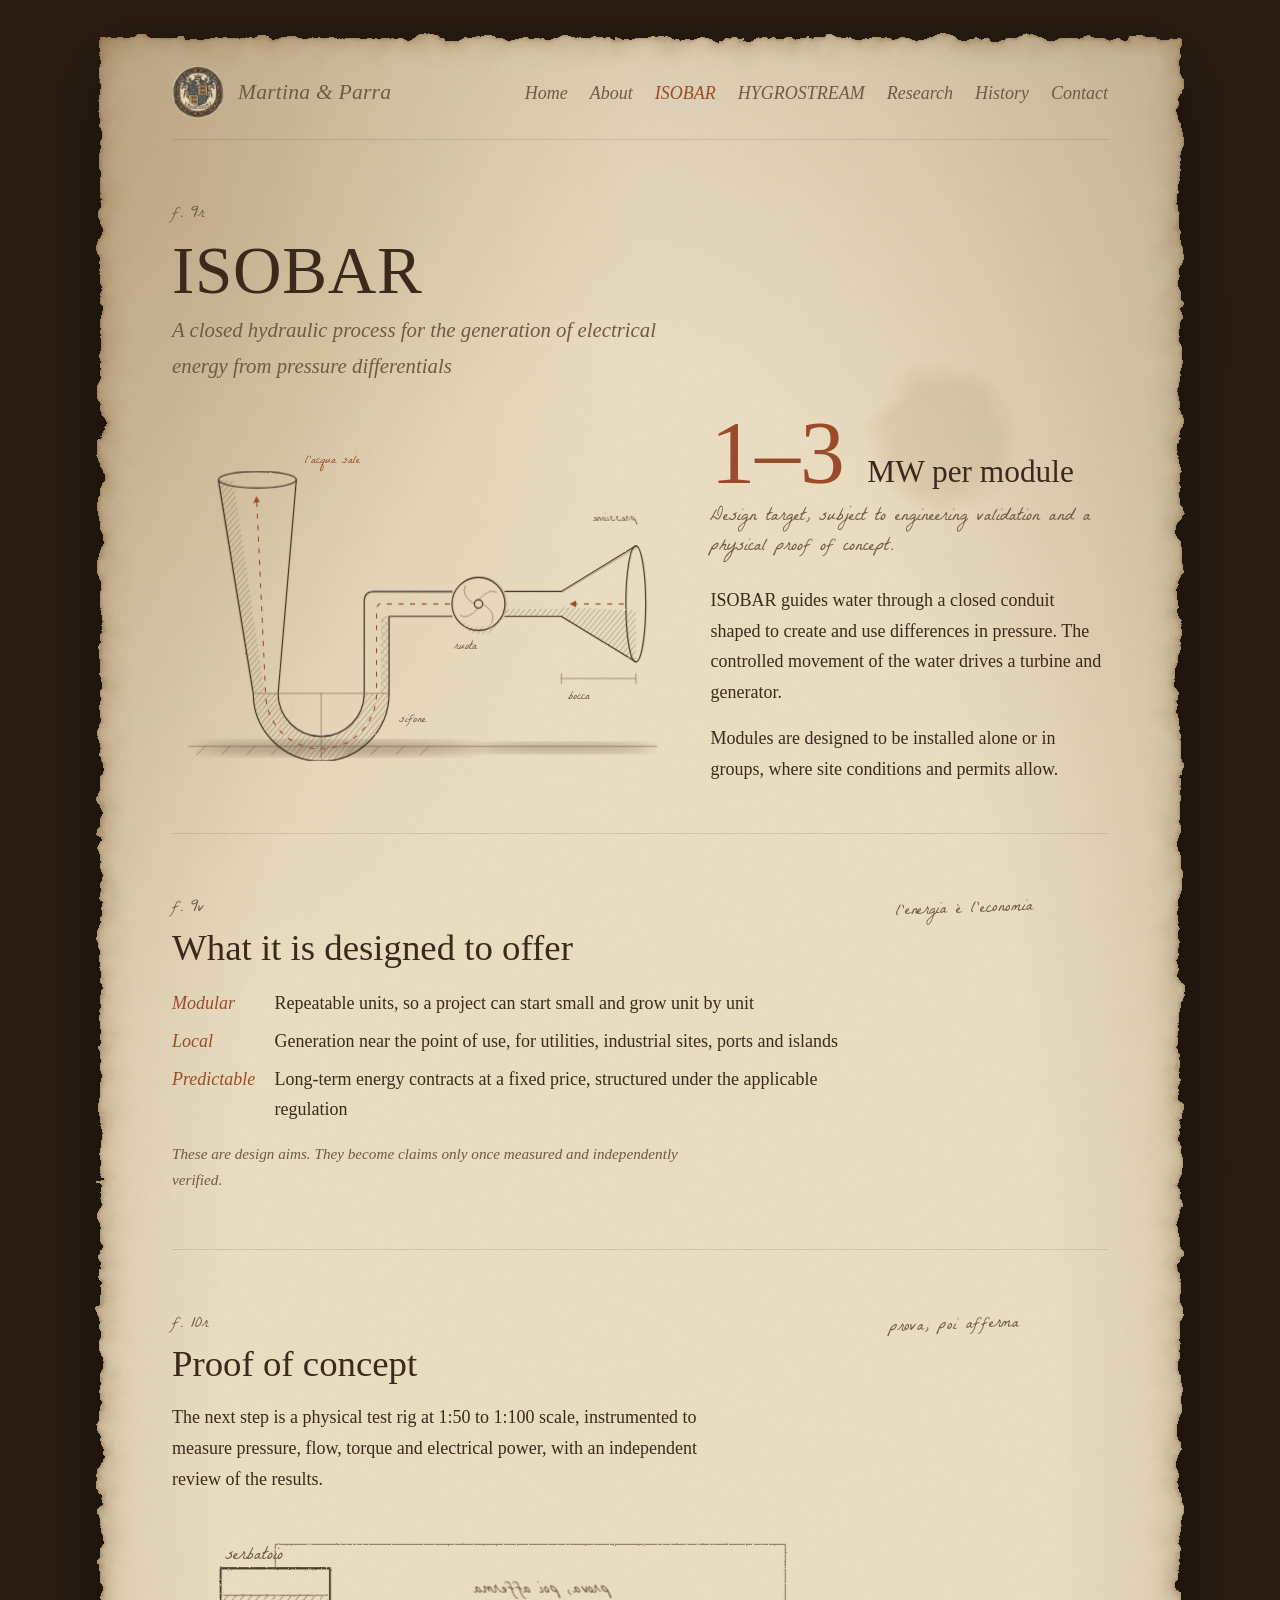
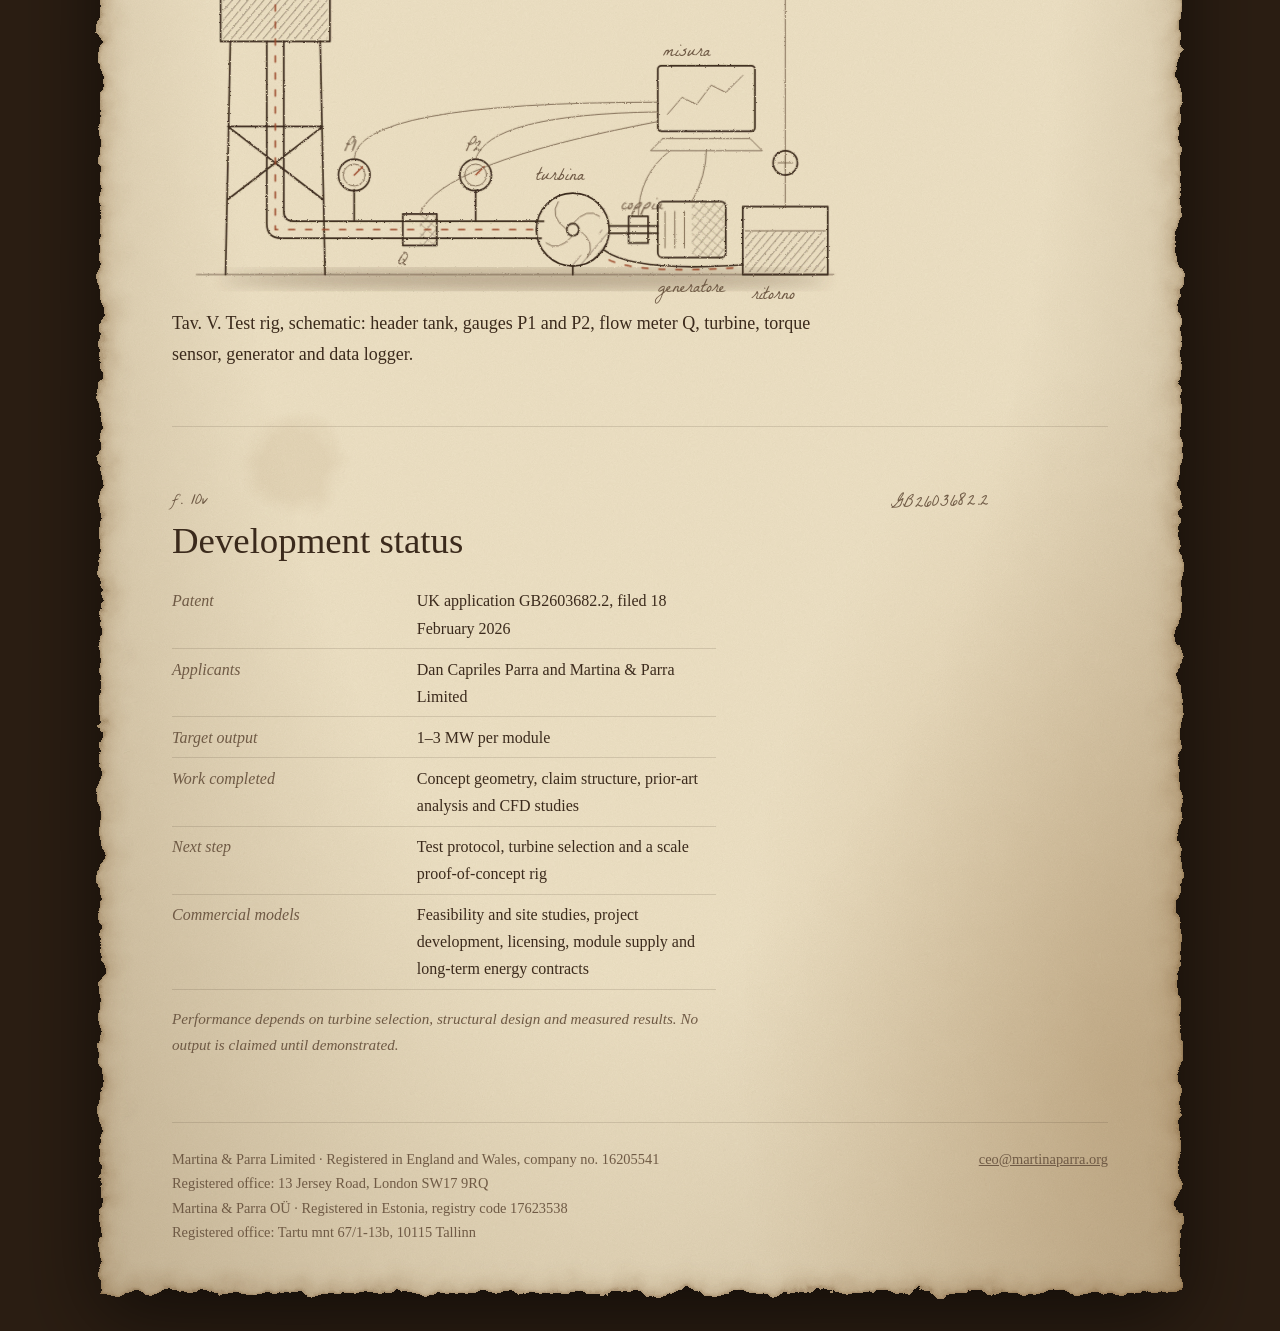
<file: isobar.html>
<!DOCTYPE html>
<html lang="en">
<head>
<meta charset="UTF-8">
<meta name="viewport" content="width=device-width, initial-scale=1.0">
<title>ISOBAR — Martina &amp; Parra</title>
<meta name="description" content="ISOBAR: a closed hydraulic process for the generation of electrical energy from pressure differentials, by Martina & Parra. UK patent application GB2603682.2.">
<link rel="icon" href="senior_lupus.png">

<link rel="preconnect" href="https://fonts.googleapis.com">
<link rel="preconnect" href="https://fonts.gstatic.com" crossorigin>
<link href="https://fonts.googleapis.com/css2?family=IM+Fell+English:ital@0;1&family=La+Belle+Aurore&display=swap" rel="stylesheet">
<link rel="stylesheet" href="codex.css">

<style>
.rig { margin-top: 1.6rem; }
.page-head { padding: 56px 0 24px; }
.page-head h1 { font-size: clamp(2.6rem, 6vw, 4.2rem); margin: .2rem 0 .2rem; letter-spacing: .01em; }
.model { font-size: 1.3rem; font-style: italic; color: var(--ink-faded); }
.hero-plate { display: grid; grid-template-columns: minmax(0, 1.25fr) minmax(0, 1fr); gap: 2.6rem; align-items: center; padding-bottom: 48px; border-bottom: 1px solid var(--rule); }
.big-figure { font-size: clamp(3.4rem, 8vw, 5.6rem); line-height: 1; color: var(--sanguine); }
.big-figure small { font-size: .35em; color: var(--ink); }
.target { font-family: var(--hand); color: var(--ink-faded); font-size: 1.1rem; margin-top: .4rem; }
.steps { list-style: none; counter-reset: s; margin-top: 1.4rem; display: grid; gap: 1.1rem; }
.steps li { counter-increment: s; display: grid; grid-template-columns: 2.4rem 1fr; gap: .8rem; }
.steps li::before { content: counter(s, upper-roman); font-family: var(--hand); color: var(--sanguine); font-size: 1.2rem; }
.steps b { font-weight: 400; font-style: italic; }
.uses { display: grid; grid-template-columns: max-content 1fr; gap: .45rem 1.2rem; margin-top: 1.2rem; }
.uses dt { font-style: italic; color: var(--sanguine); }
.ledger { width: 100%; max-width: 34rem; border-collapse: collapse; margin-top: 1.2rem; font-size: 1rem; }
.ledger th, .ledger td { text-align: left; padding: .4rem .8rem .4rem 0; border-bottom: 1px solid var(--rule); vertical-align: top; }
.ledger th { font-weight: 400; font-style: italic; color: var(--ink-faded); width: 45%; }
.ledger .n { text-align: right; white-space: nowrap; font-variant-numeric: tabular-nums; }
.climates th { width: auto; }
.note { font-size: .95rem; color: var(--ink-faded); font-style: italic; margin-top: 1rem; }
@media (max-width: 780px) { .hero-plate { grid-template-columns: 1fr; } }
</style>
</head>

<body>
<!-- shared SVG defs: paper edge, pencil wobble, hatching -->
<svg width="0" height="0" style="position:absolute" aria-hidden="true" focusable="false">
  <defs>
    <filter id="rough" x="-3%" y="-3%" width="106%" height="106%">
      <feTurbulence type="fractalNoise" baseFrequency="0.035" numOctaves="5" seed="7" result="n"/>
      <feDisplacementMap in="SourceGraphic" in2="n" scale="18" xChannelSelector="R" yChannelSelector="G"/>
    </filter>
    <filter id="pencil" x="-5%" y="-5%" width="110%" height="110%">
      <feTurbulence type="fractalNoise" baseFrequency="0.9" numOctaves="2" seed="3" result="g"/>
      <feDisplacementMap in="SourceGraphic" in2="g" scale="1.8" xChannelSelector="R" yChannelSelector="G"/>
    </filter>
    <filter id="smudge"><feGaussianBlur stdDeviation="6"/></filter>
    <pattern id="hatch" width="5" height="5" patternUnits="userSpaceOnUse" patternTransform="rotate(40)">
      <line x1="0" y1="0" x2="0" y2="5" stroke="#3b2a1c" stroke-width=".8" stroke-opacity=".8"/>
    </pattern>
    <pattern id="hatch-x" width="6" height="6" patternUnits="userSpaceOnUse" patternTransform="rotate(40)">
      <line x1="0" y1="0" x2="0" y2="6" stroke="#3b2a1c" stroke-width=".7" stroke-opacity=".75"/>
      <line x1="0" y1="0" x2="6" y2="0" stroke="#3b2a1c" stroke-width=".6" stroke-opacity=".55"/>
    </pattern>
  </defs>
</svg>
<div class="sheet">

  <nav class="nav" aria-label="Main">
    <a class="nav-brand" href="index.html">
      <img src="senior_lupus.png" alt="">
      <span>Martina &amp; Parra</span>
    </a>
    <ul>
      <li><a href="index.html">Home</a></li>
      <li><a href="about.html">About</a></li>
      <li><a href="isobar.html" aria-current="page">ISOBAR</a></li>
      <li><a href="hygrostream.html">HYGROSTREAM</a></li>
      <li><a href="research.html">Research</a></li>
      <li><a href="history.html">History</a></li>
      <li><a href="contact.html">Contact</a></li>
    </ul>
  </nav>

  <header class="page-head">
    <span class="folio-mark">f. 9r</span>
    <h1>ISOBAR</h1>
    <p class="model">A closed hydraulic process for the generation of electrical energy from pressure differentials</p>
  </header>

  <div class="hero-plate">
    <figure>
      <svg class="drawing trace" viewBox="0 0 600 400" role="img"
         aria-label="Sepia sketch of a hydraulic conduit: intake funnel, turbine chamber, U-bend and rising cone">
     <g filter="url(#pencil)">
      <!-- graphite shadow on the ground -->
      <ellipse class="shade" cx="200" cy="384" rx="170" ry="9" filter="url(#smudge)"/>
      <ellipse class="shade" cx="470" cy="384" rx="110" ry="6" filter="url(#smudge)"/>

      <!-- ground line -->
      <path class="thin" d="M20 382 L585 382"/>
      <path class="thin" d="M40 382 l-10 10 M70 382 l-10 10 M100 382 l-10 10 M130 382 l-10 10 M160 382 l-10 10 M190 382 l-10 10 M220 382 l-10 10 M250 382 l-10 10 M280 382 l-10 10 M310 382 l-10 10"/>

      <!-- pencil shading -->
      <path class="hatch" d="M470 214 L560 218 L560 280 L470 225 Z"/>
      <path class="hatch" d="M402 216 L470 216 L470 225 L402 225 Z"/>
      <path class="hatch" d="M262 318 A82 82 0 0 1 98 318 L128 318 A52 52 0 0 0 232 318 Z"/>
      <path class="hatch" d="M98 318 L56 60 L74 62 L112 318 Z"/>
      <path class="hatch-x" d="M252 225 L262 225 L262 318 L252 318 Z"/>
      <path class="hatch" d="M346 228 A32 32 0 0 0 400 214 A28 28 0 0 1 346 228 Z"/>

      <!-- intake funnel -->
      <ellipse class="ink" cx="560" cy="210" rx="12" ry="70"/>
      <path class="ink" d="M560 140 L470 195 M560 280 L470 225"/>
      <path class="thin" d="M561 142 L471 196" opacity=".6"/>

      <!-- pipe to turbine -->
      <path class="ink" d="M470 195 L402 195 M470 225 L402 225"/>

      <!-- turbine chamber, rotor turns -->
      <circle class="ink" cx="370" cy="210" r="32"/>
      <circle class="thin" cx="370.8" cy="209.4" r="32.6" opacity=".6"/>
      <g class="spin" style="transform-origin:370px 210px">
        <circle class="ink" cx="370" cy="210" r="5"/>
        <path class="thin" d="M370 205 Q384 190 392 196 M375 210 Q392 220 386 232 M370 215 Q356 230 348 224 M365 210 Q348 200 354 188"/>
      </g>

      <!-- conduit: pipe, U-bend, rising cone -->
      <path class="ink" d="M338 195 L244 195 Q232 195 232 207 L232 318 A52 52 0 0 1 128 318 L150 60"/>
      <path class="ink" d="M338 225 L262 225 L262 318 A82 82 0 0 1 98 318 L56 60"/>
      <path class="thin" d="M339 196.5 L245 196 M97 317 L55 61" opacity=".55"/>
      <ellipse class="ink" cx="103" cy="60" rx="47" ry="10"/>

      <!-- construction lines -->
      <path class="thin" d="M180 318 L180 400 M100 318 L262 318" stroke-dasharray="3 5"/>
      <path class="thin" d="M470 300 L560 300 M470 294 L470 306 M560 294 L560 306"/>
     </g>

      <!-- water flow, red chalk, keeps moving -->
      <path class="flow" d="M545 210 L480 210 M335 210 L250 210 L247 214 L247 318 A67 67 0 0 1 113 318 L102 80"/>
      <path class="chalk-fill" d="M480 210 l8 -4 l0 8 z M102 80 l-4 8 l8 -1 z"/>

      <!-- notes -->
      <text x="478" y="325">bocca</text>
      <text x="340" y="265">ruota</text>
      <text x="274" y="352">sifone</text>
      <text x="160" y="40" class="red">l'acqua sale</text>
      <text x="0" y="0" transform="translate(560 110) scale(-1 1)">pressione</text>
    </svg>
    </figure>
    <div>
      <p class="big-figure">1–3 <small>MW per module</small></p>
      <p class="target">Design target, subject to engineering validation and a physical proof of concept.</p>
      <p style="margin-top:1.4rem">ISOBAR guides water through a closed conduit shaped to create and use differences in pressure. The controlled movement of the water drives a turbine and generator.</p>
      <p>Modules are designed to be installed alone or in groups, where site conditions and permits allow.</p>
    </div>
  </div>

  <section class="folio" aria-labelledby="offer">
    <div>
      <span class="folio-mark">f. 9v</span>
      <h2 id="offer">What it is designed to offer</h2>
      <dl class="uses">
        <dt>Modular</dt><dd>Repeatable units, so a project can start small and grow unit by unit</dd>
        <dt>Local</dt><dd>Generation near the point of use, for utilities, industrial sites, ports and islands</dd>
        <dt>Predictable</dt><dd>Long-term energy contracts at a fixed price, structured under the applicable regulation</dd>
      </dl>
      <p class="note">These are design aims. They become claims only once measured and independently verified.</p>
    </div>
    <aside class="marginalia" aria-hidden="true">
      <p>l'energia è l'economia</p>
    </aside>
  </section>

  <section class="folio" aria-labelledby="poc">
    <div>
      <span class="folio-mark">f. 10r</span>
      <h2 id="poc">Proof of concept</h2>
      <p>The next step is a physical test rig at 1:50 to 1:100 scale, instrumented to measure pressure, flow, torque and electrical power, with an independent review of the results.</p>
      <figure class="plate rig">
        <svg class="drawing trace" viewBox="0 0 560 320" role="img" aria-label="Sepia sketch of the ISOBAR proof-of-concept test rig: header tank, pipework with pressure gauges and a flow meter, a small turbine driving a generator through a torque sensor, a return tank and a data logger">
<g filter="url(#pencil)">
<ellipse class="shade" cx="290" cy="296" rx="250" ry="8" filter="url(#smudge)"/>
<path class="thin" d="M20 292 L545 292"/>
<rect class="ink" x="40" y="40" width="90" height="60"/><path class="hatch" d="M42 62 h86 v36 h-86 Z"/><path class="thin" d="M42 62 h86"/>
<path class="ink" d="M48 100 L44 292 M122 100 L126 292 M46 170 L124 170 M46 170 L124 230 M124 170 L46 230"/>
<path class="ink" d="M78 100 L78 250 Q78 262 90 262 L300 262 M92 100 L92 240 Q92 248 100 248 L300 248"/>
<path class="ink" d="M150 248 L150 222"/><circle class="ink" cx="150" cy="210" r="13"/><circle class="thin" cx="150" cy="210" r="9"/>
<g class="swing" style="transform-origin:150px 210px"><path class="chalk" d="M150 210 L157 203"/></g>
<text x="142" y="190" class="small">P1</text>
<path class="ink" d="M250 248 L250 222"/><circle class="ink" cx="250" cy="210" r="13"/><circle class="thin" cx="250" cy="210" r="9"/>
<g class="swing" style="transform-origin:250px 210px"><path class="chalk" d="M250 210 L257 203"/></g>
<text x="242" y="190" class="small">P2</text>
<rect class="ink" x="190" y="242" width="28" height="26"/><path class="hatch-x" d="M204 242 h14 v26 h-14 Z"/><text x="186" y="284" class="small">Q</text>
<circle class="ink" cx="330" cy="255" r="30"/><path class="hatch" d="M330 285 A30 30 0 0 0 360 255 L352 255 A22 22 0 0 1 330 277 Z"/>
<g class="spin" style="transform-origin:330px 255px"><circle class="ink" cx="330" cy="255" r="5"/><path class="thin" d="M330 250 Q342 236 352 244 M335 255 Q350 266 342 278 M330 260 Q318 274 308 266 M325 255 Q310 244 318 232"/></g>
<path class="ink" d="M300 248 L306 248 M300 262 L304 262"/>
<path class="ink" d="M360 252 L400 252 M360 258 L400 258"/>
<rect class="ink" x="376" y="244" width="16" height="22"/><text x="370" y="238" class="small">coppia</text>
<rect class="ink" x="400" y="232" width="56" height="46" rx="4"/><path class="hatch-x" d="M428 232 h28 v46 h-28 Z"/><path class="thin" d="M406 240 v30 M414 240 v30 M422 240 v30"/>
<path class="ink" d="M330 285 L330 292"/><path class="ink" d="M318 282 L318 292 M342 282 L342 292" opacity=".0"/>
<rect class="ink" x="470" y="236" width="70" height="56"/><path class="hatch" d="M472 256 h66 v34 h-66 Z"/><path class="thin" d="M472 256 h66"/>
<path class="ink" d="M356 272 Q380 290 470 284"/>
<path class="thin" d="M505 236 L505 20 L85 20 L85 40" stroke-dasharray="5 4"/><circle class="ink" cx="505" cy="200" r="10"/><path class="thin" d="M499 200 L511 200 M505 194 L505 206"/>
<rect class="ink" x="400" y="120" width="80" height="54" rx="3"/><path class="thin" d="M408 160 L420 146 L432 152 L444 136 L456 142 L470 128" /><path class="thin" d="M404 180 L476 180 L486 190 L394 190 Z"/>
<path class="thin" d="M150 197 Q150 150 400 150 M250 197 Q260 160 400 158 M204 242 Q220 200 400 166 M384 244 Q384 210 410 190 M428 232 Q440 210 440 190" stroke-dasharray="1 3"/>
</g>
<path class="flow" d="M85 70 L85 255 L300 255"/><path class="flow" d="M360 280 Q385 292 470 286"/>
<text x="44" y="32">serbatoio</text><text x="300" y="214">turbina</text><text x="400" y="306">generatore</text><text x="404" y="112">misura</text><text x="478" y="312">ritorno</text>
<text x="0" y="0" transform="translate(360 60) scale(-1 1)">prova, poi afferma</text>
</svg>
        <figcaption>Tav. V. Test rig, schematic: header tank, gauges P1 and P2, flow meter Q, turbine, torque sensor, generator and data logger.</figcaption>
      </figure>
    </div>
    <aside class="marginalia" aria-hidden="true">
      <p>prova, poi afferma</p>
    </aside>
  </section>

  <section class="folio" aria-labelledby="status">
    <div>
      <span class="folio-mark">f. 10v</span>
      <h2 id="status">Development status</h2>
      <table class="ledger">
        <tbody>
          <tr><th>Patent</th><td>UK application GB2603682.2, filed 18 February 2026</td></tr>
          <tr><th>Applicants</th><td>Dan Capriles Parra and Martina &amp; Parra Limited</td></tr>
          <tr><th>Target output</th><td>1–3 MW per module</td></tr>
          <tr><th>Work completed</th><td>Concept geometry, claim structure, prior-art analysis and CFD studies</td></tr>
          <tr><th>Next step</th><td>Test protocol, turbine selection and a scale proof-of-concept rig</td></tr>
          <tr><th>Commercial models</th><td>Feasibility and site studies, project development, licensing, module supply and long-term energy contracts</td></tr>
        </tbody>
      </table>
      <p class="note">Performance depends on turbine selection, structural design and measured results. No output is claimed until demonstrated.</p>
    </div>
    <aside class="marginalia" aria-hidden="true">
      <p>GB2603682.2</p>
    </aside>
  </section>

  <footer class="colophon">
    <span>Martina &amp; Parra Limited · Registered in England and Wales, company no. 16205541<br>Registered office: 13 Jersey Road, London SW17 9RQ<br>Martina &amp; Parra OÜ · Registered in Estonia, registry code 17623538<br>Registered office: Tartu mnt 67/1-13b, 10115 Tallinn</span>
    <a href="mailto:ceo@martinaparra.org">ceo@martinaparra.org</a>
  </footer>

</div>
</body>
</html>
</file>
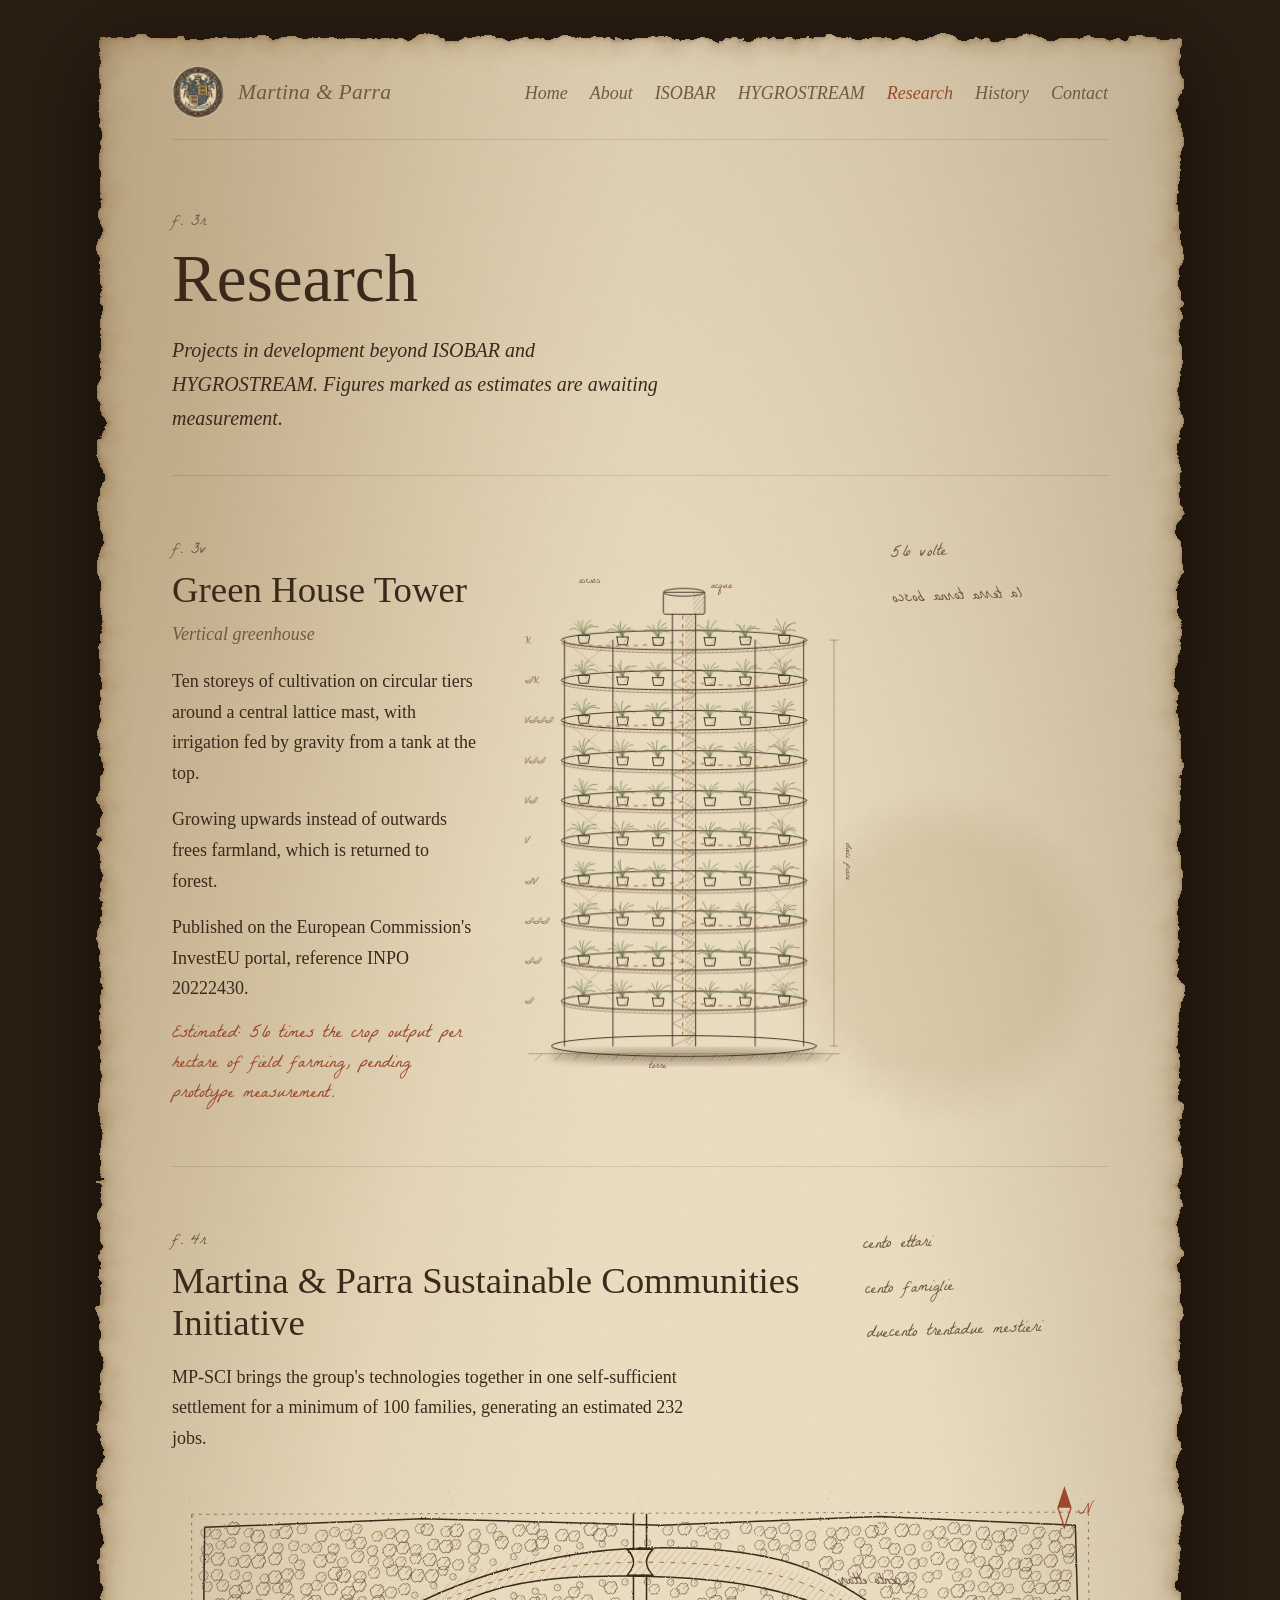
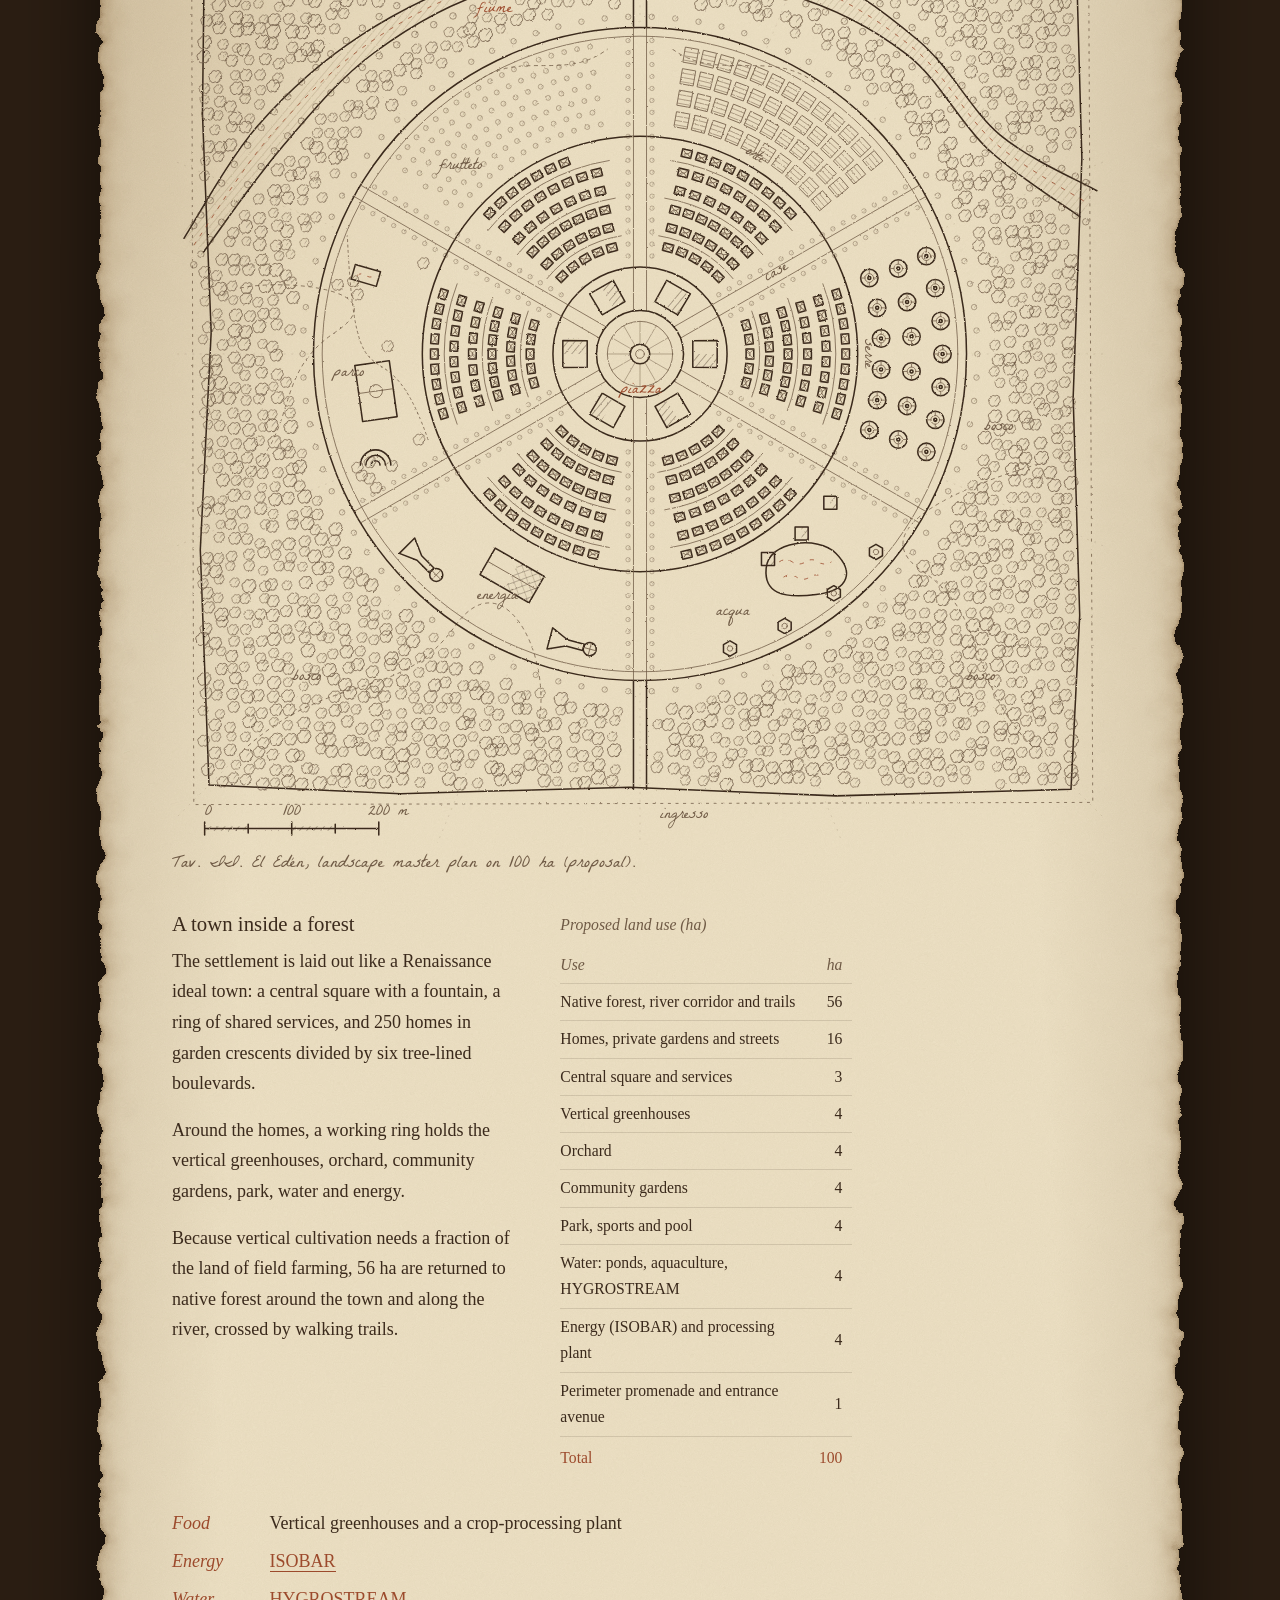
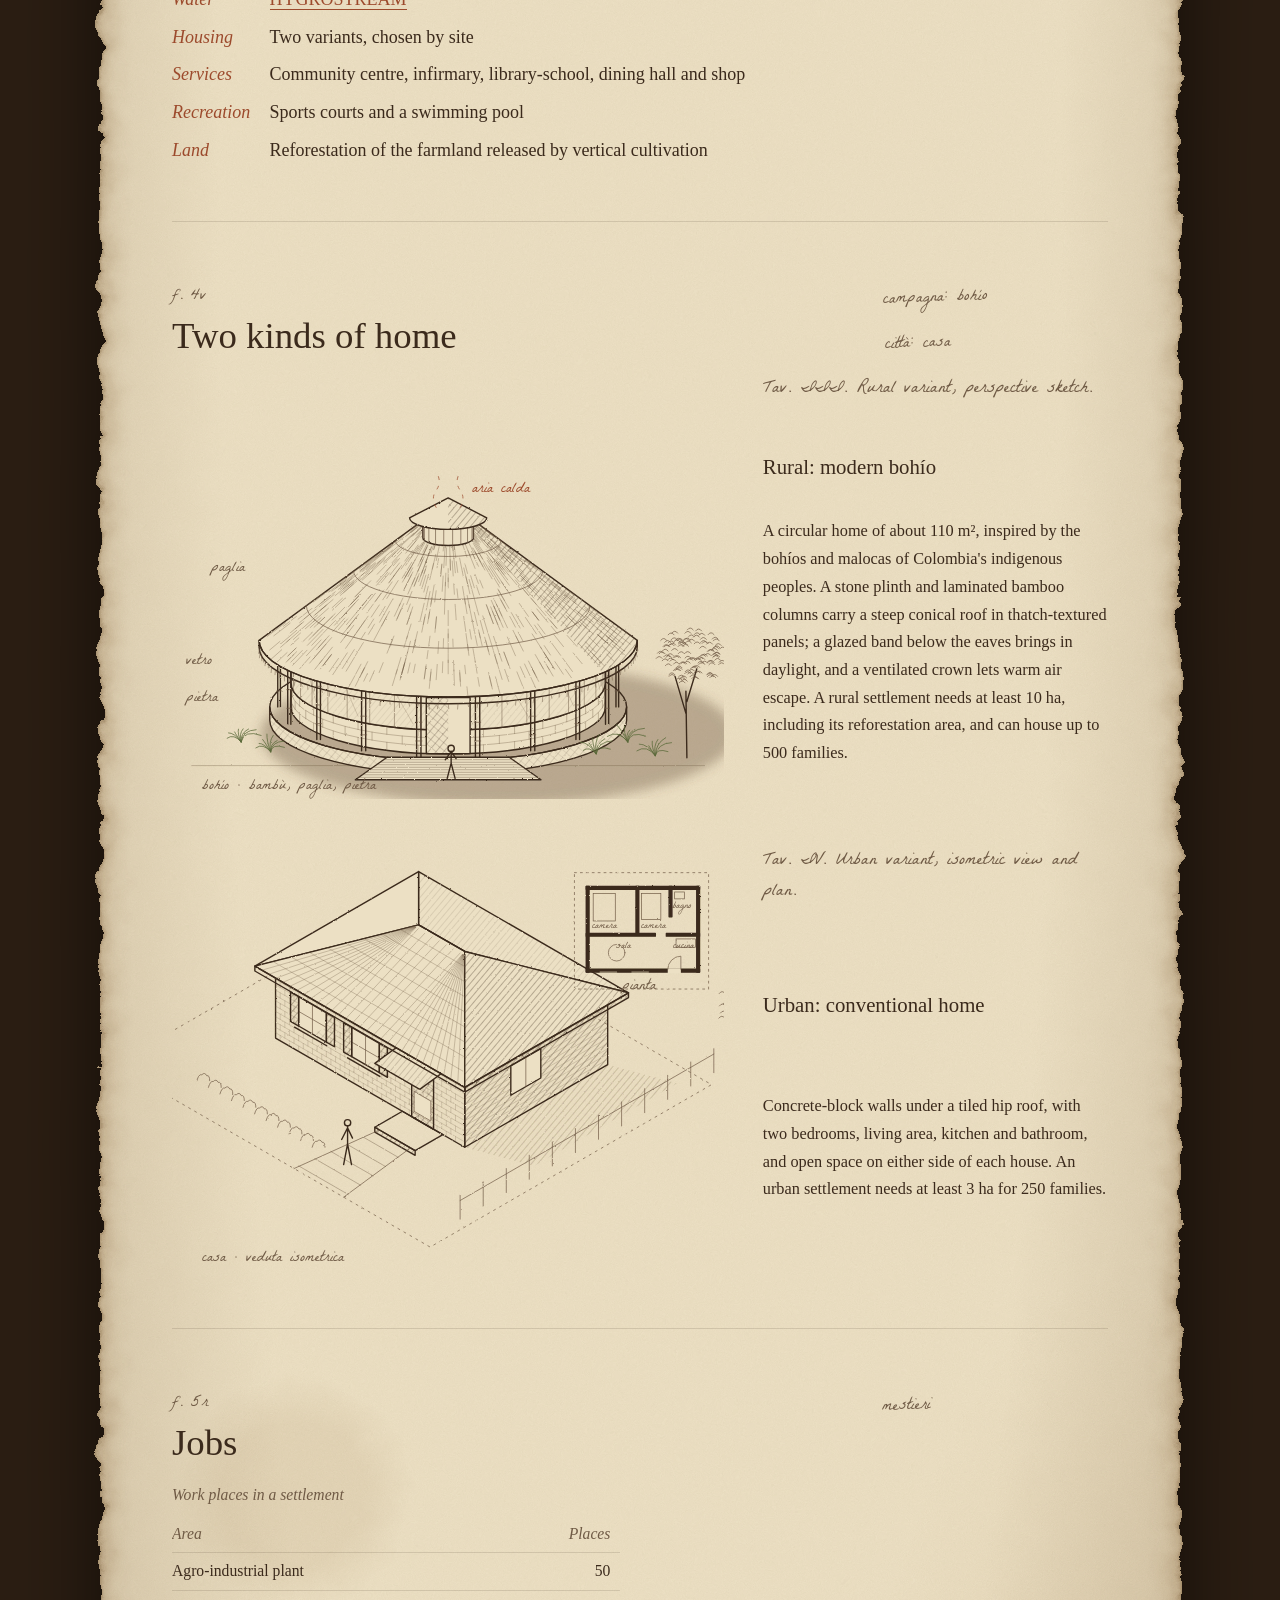
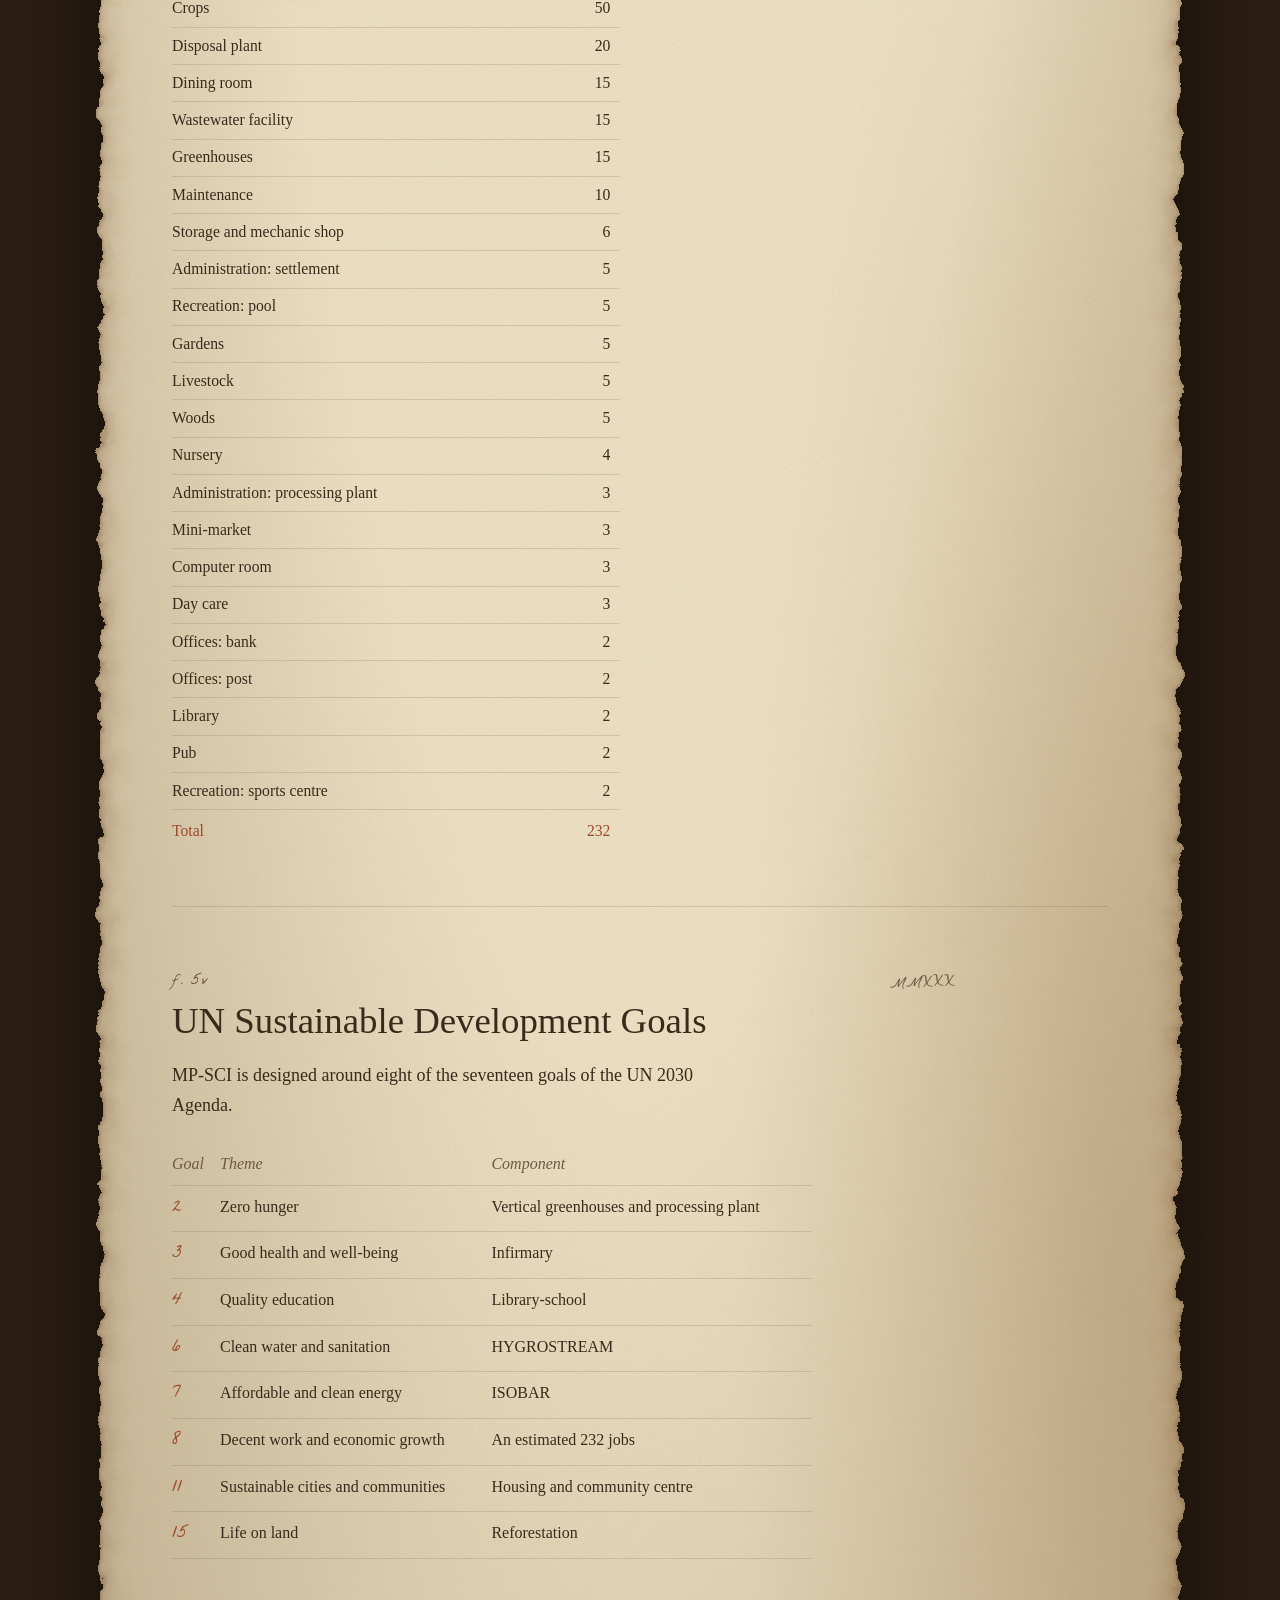
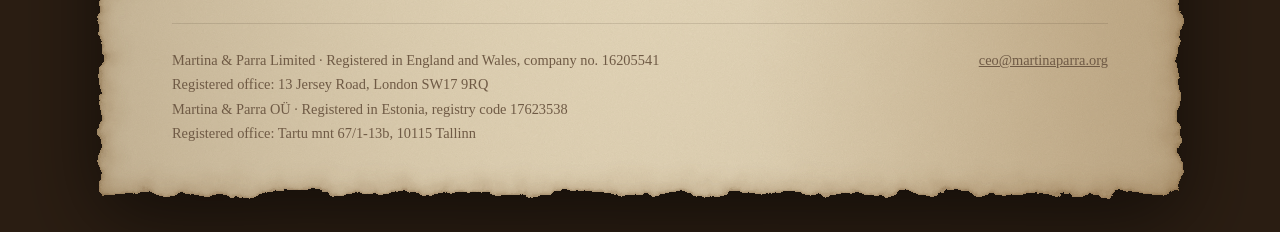
<file: research.html>
<!DOCTYPE html>
<html lang="en">
<head>
<meta charset="UTF-8">
<meta name="viewport" content="width=device-width, initial-scale=1.0">
<title>Research — Martina &amp; Parra</title>
<meta name="description" content="Martina & Parra research in development: the Green House Tower vertical greenhouse and the Martina & Parra Sustainable Communities Initiative (MP-SCI), a self-sufficient settlement for at least 100 families.">
<link rel="icon" href="senior_lupus.png">

<link rel="preconnect" href="https://fonts.googleapis.com">
<link rel="preconnect" href="https://fonts.gstatic.com" crossorigin>
<link href="https://fonts.googleapis.com/css2?family=IM+Fell+English:ital@0;1&family=La+Belle+Aurore&display=swap" rel="stylesheet">
<link rel="stylesheet" href="codex.css">

<style>
/* ---- Research page only ---- */
.page-head { padding: 64px 0 40px; border-bottom: 1px solid var(--rule); }
.page-head h1 { font-size: clamp(2.6rem, 6vw, 4.2rem); margin: .2rem 0 1rem; }
.page-head .lead { font-size: 1.25rem; font-style: italic; max-width: 32rem; }

.study { display: grid; grid-template-columns: minmax(0, 1fr) minmax(0, 1.1fr); gap: 2.4rem; align-items: center; }
.subtitle { font-style: italic; color: var(--ink-faded); margin: -.6rem 0 1rem; }
.estimate { font-family: var(--hand); color: var(--sanguine); font-size: 1.1rem; margin-top: 1rem; }

.plate { margin: 2rem 0 0; }
.plate figcaption { font-family: var(--hand); color: var(--ink-faded); margin-top: .4rem; }

.components { display: grid; grid-template-columns: max-content 1fr; gap: .45rem 1.2rem; margin-top: 2rem; }
.components dt { font-style: italic; color: var(--sanguine); }
.components dd { max-width: 30rem; }

.plate.wide { margin-right: -16rem; }
.landscape { display: grid; grid-template-columns: minmax(0, 1.2fr) minmax(0, 1fr); gap: 2.4rem; align-items: start; margin-top: 2rem; }
.landscape h3 { margin-bottom: .6rem; }

.variants { display: grid; grid-template-columns: 1fr; gap: 3rem; margin-right: -16rem; }
.variants .plate { display: grid; grid-template-columns: minmax(0, 1.6fr) minmax(0, 1fr); column-gap: 2.4rem; align-items: start; margin: 0; }
.variants .plate > svg { grid-row: 1 / span 3; }
.variants .plate > figcaption { margin-top: 0; }
.drawing .paper { fill: var(--paper); }
.drawing text.tiny { font-size: 10px; }
.variants h3 { margin-top: 1rem; }
.variants p { font-size: 1.02rem; }

.ledgers { display: grid; grid-template-columns: minmax(0, 28rem); gap: 2.4rem; align-items: start; }
.ledger { width: 100%; border-collapse: collapse; font-size: .98rem; }
.ledger caption { text-align: left; font-style: italic; color: var(--ink-faded); padding-bottom: .5rem; }
.ledger th, .ledger td { text-align: left; padding: .3rem .6rem .3rem 0; border-bottom: 1px solid var(--rule); }
.ledger th { font-weight: 400; font-style: italic; color: var(--ink-faded); }
.ledger .n { text-align: right; font-variant-numeric: tabular-nums; white-space: nowrap; }
.ledger tfoot td { border-bottom: 0; border-top: 1.5px solid var(--ink); color: var(--sanguine); padding-top: .5rem; }
.note { font-size: .92rem; color: var(--ink-faded); font-style: italic; margin-top: .8rem; }

.sdg { width: 100%; max-width: 40rem; border-collapse: collapse; margin-top: 1.4rem; font-size: 1rem; }
.sdg th, .sdg td { text-align: left; padding: .45rem .8rem .45rem 0; border-bottom: 1px solid var(--rule); vertical-align: top; }
.sdg th { font-weight: 400; font-style: italic; color: var(--ink-faded); }
.sdg td:first-child { font-family: var(--hand); color: var(--sanguine); font-size: 1.15rem; width: 3rem; }
.table-wrap { overflow-x: auto; }

@media (max-width: 780px) {
  .study, .variants, .ledgers, .landscape { grid-template-columns: 1fr; }
  .plate.wide { margin-right: 0; }
  .variants { margin-right: 0; }
  .variants .plate { grid-template-columns: 1fr; }
  .variants .plate > svg { grid-row: auto; }
}
</style>
</head>

<body>
<!-- shared SVG defs: paper edge, pencil wobble, hatching -->
<svg width="0" height="0" style="position:absolute" aria-hidden="true" focusable="false">
  <defs>
    <filter id="rough" x="-3%" y="-3%" width="106%" height="106%">
      <feTurbulence type="fractalNoise" baseFrequency="0.035" numOctaves="5" seed="7" result="n"/>
      <feDisplacementMap in="SourceGraphic" in2="n" scale="18" xChannelSelector="R" yChannelSelector="G"/>
    </filter>
    <filter id="pencil" x="-5%" y="-5%" width="110%" height="110%">
      <feTurbulence type="fractalNoise" baseFrequency="0.9" numOctaves="2" seed="3" result="g"/>
      <feDisplacementMap in="SourceGraphic" in2="g" scale="1.8" xChannelSelector="R" yChannelSelector="G"/>
    </filter>
    <filter id="smudge"><feGaussianBlur stdDeviation="6"/></filter>
    <pattern id="hatch" width="5" height="5" patternUnits="userSpaceOnUse" patternTransform="rotate(40)">
      <line x1="0" y1="0" x2="0" y2="5" stroke="#3b2a1c" stroke-width=".8" stroke-opacity=".8"/>
    </pattern>
    <pattern id="hatch-x" width="6" height="6" patternUnits="userSpaceOnUse" patternTransform="rotate(40)">
      <line x1="0" y1="0" x2="0" y2="6" stroke="#3b2a1c" stroke-width=".7" stroke-opacity=".75"/>
      <line x1="0" y1="0" x2="6" y2="0" stroke="#3b2a1c" stroke-width=".6" stroke-opacity=".55"/>
    </pattern>
  </defs>
</svg>
<div class="sheet">

  <nav class="nav" aria-label="Main">
    <a class="nav-brand" href="index.html">
      <img src="senior_lupus.png" alt="">
      <span>Martina &amp; Parra</span>
    </a>
    <ul>
      <li><a href="index.html">Home</a></li>
      <li><a href="about.html">About</a></li>
      <li><a href="isobar.html">ISOBAR</a></li>
      <li><a href="hygrostream.html">HYGROSTREAM</a></li>
      <li><a href="research.html" aria-current="page">Research</a></li>
      <li><a href="history.html">History</a></li>
      <li><a href="contact.html">Contact</a></li>
    </ul>
  </nav>

  <header class="page-head">
    <span class="folio-mark">f. 3r</span>
    <h1>Research</h1>
    <p class="lead">Projects in development beyond ISOBAR and HYGROSTREAM. Figures marked as estimates are awaiting measurement.</p>
  </header>

  <!-- VERTICAL GREENHOUSE -->
  <section class="folio" aria-labelledby="greenhouse">
    <div class="study">
      <div>
        <span class="folio-mark">f. 3v</span>
        <h2 id="greenhouse">Green House Tower</h2>
        <p class="subtitle">Vertical greenhouse</p>
        <p>Ten storeys of cultivation on circular tiers around a central lattice mast, with irrigation fed by gravity from a tank at the top.</p>
        <p>Growing upwards instead of outwards frees farmland, which is returned to forest.</p>
        <p>Published on the European Commission's InvestEU portal, reference INPO 20222430.</p>
        <p class="estimate">Estimated: 56 times the crop output per hectare of field farming, pending prototype measurement.</p>
      </div>
      <svg class="drawing trace" viewBox="0 0 520 778" role="img" aria-label="Sepia elevation of the ten-storey Green House Tower: a central lattice mast carrying ten circular tiers of planters">
<g filter="url(#pencil)">
<ellipse class="shade" cx="265" cy="754" rx="215" ry="12" filter="url(#smudge)"/>
<path class="thin" d="M20 750 L500 750"/>
<path class="thin" d="M40 750 l-10 10 M70 750 l-10 10 M100 750 l-10 10 M130 750 l-10 10 M160 750 l-10 10 M190 750 l-10 10 M220 750 l-10 10 M250 750 l-10 10 M280 750 l-10 10 M310 750 l-10 10 M340 750 l-10 10 M370 750 l-10 10 M400 750 l-10 10 M430 750 l-10 10 M460 750 l-10 10 M490 750 l-10 10"/>
<ellipse class="ink" cx="260" cy="738" rx="205" ry="16"/>
<path class="hatch" d="M55 738 A205 16 0 0 0 465 738 L465 745 A205 16 0 0 1 55 745 Z"/>
<path class="ink" d="M75 738 L75 110"/>
<path class="ink" d="M150 738 L150 110"/>
<path class="ink" d="M370 738 L370 110"/>
<path class="ink" d="M445 738 L445 110"/>
<path class="thin" d="M75 110 L150 172 M150 110 L75 172 M370 110 L445 172 M445 110 L370 172 M75 234 L150 296 M150 234 L75 296 M370 234 L445 296 M445 234 L370 296 M75 358 L150 420 M150 358 L75 420 M370 358 L445 420 M445 358 L370 420 M75 482 L150 544 M150 482 L75 544 M370 482 L445 544 M445 482 L370 544 M75 606 L150 668 M150 606 L75 668 M370 606 L445 668 M445 606 L370 668" opacity=".55"/>
<path class="ink" d="M242 738 L242 70 M278 738 L278 70"/>
<path class="thin" d="M242 738 L278 720.5 L242 703.0 L278 685.5 L242 668.0 L278 650.5 L242 633.0 L278 615.5 L242 598.0 L278 580.5 L242 563.0 L278 545.5 L242 528.0 L278 510.5 L242 493.0 L278 475.5 L242 458.0 L278 440.5 L242 423.0 L278 405.5 L242 388.0 L278 370.5 L242 353.0 L278 335.5 L242 318.0 L278 300.5 L242 283.0 L278 265.5 L242 248.0 L278 230.5 L242 213.0 L278 195.5 L242 178.0 L278 160.5 L242 143.0 L278 125.5 L242 108.0 L278 90.5 L242 73.0"/>
<path class="hatch-x" d="M262 738 L278 738 L278 70 L262 70 Z"/>
<rect class="ink" x="228" y="36" width="64" height="34" rx="3"/><ellipse class="ink" cx="260" cy="36" rx="32" ry="6"/>
<path class="hatch" d="M274 38 L292 38 L292 70 L274 70 Z"/>
<ellipse class="ink" cx="260" cy="110" rx="190" ry="15"/>
<path class="hatch" d="M70 110 A190 15 0 0 0 450 110 L450 115 A190 15 0 0 1 70 115 Z"/>
<path class="thin" d="M70 115 A190 15 0 0 0 450 115"/>
<path class="ink" d="M96 102.8 L98 114.8 L112 114.8 L114 102.8 Z"/>
<path class="hatch" d="M107 102.8 L114 102.8 L112 114.8 L107 114.8 Z"/>
<g class="sway" style="transform-origin:105px 103px;animation-delay:-2.8s"><path class="leaf" d="M105 102.8 Q94.5 86.3 83.3 93.5 M105 102.8 Q96.9 86.9 91.3 84.7 M105 102.8 Q98.3 86.1 96.1 80.6 M105 102.8 Q100.4 86.6 103.0 79.7 M105 102.8 Q104.2 84.6 115.6 79.1 M105 102.8 Q104.8 88.0 117.8 86.1 M105 102.8 Q107.7 84.5 127.5 89.5"/></g>
<path class="ink" d="M156 105.1 L158 117.1 L172 117.1 L174 105.1 Z"/>
<path class="hatch" d="M167 105.1 L174 105.1 L172 117.1 L167 117.1 Z"/>
<g class="sway" style="transform-origin:165px 105px;animation-delay:-3.4s"><path class="leaf" d="M165 105.1 Q153.0 85.7 138.3 97.2 M165 105.1 Q156.6 88.0 150.4 85.4 M165 105.1 Q159.0 91.4 158.3 86.8 M165 105.1 Q160.1 88.8 161.9 82.1 M165 105.1 Q162.5 91.2 170.1 85.9 M165 105.1 Q164.5 92.3 176.7 91.1 M165 105.1 Q167.1 89.5 185.4 95.8"/></g>
<path class="ink" d="M211 106.1 L213 118.1 L227 118.1 L229 106.1 Z"/>
<path class="hatch" d="M222 106.1 L229 106.1 L227 118.1 L222 118.1 Z"/>
<g class="sway" style="transform-origin:220px 106px;animation-delay:-3.1s"><path class="leaf" d="M220 106.1 Q209.3 89.0 197.8 96.0 M220 106.1 Q210.9 88.8 202.9 88.4 M220 106.1 Q213.6 91.5 212.0 86.9 M220 106.1 Q217.2 86.5 223.9 78.4 M220 106.1 Q219.5 88.5 231.6 83.8 M220 106.1 Q220.0 91.9 233.3 90.8 M220 106.1 Q221.0 93.0 236.6 97.5"/></g>
<path class="ink" d="M291 106.1 L293 118.1 L307 118.1 L309 106.1 Z"/>
<path class="hatch" d="M302 106.1 L309 106.1 L307 118.1 L302 118.1 Z"/>
<g class="sway" style="transform-origin:300px 106px;animation-delay:-1.1s"><path class="leaf" d="M300 106.1 Q288.7 87.5 275.5 96.0 M300 106.1 Q290.1 86.8 280.2 86.8 M300 106.1 Q294.5 93.5 294.9 88.8 M300 106.1 Q295.3 87.1 297.8 79.1 M300 106.1 Q299.1 86.6 310.2 80.2 M300 106.1 Q299.8 93.0 312.6 92.2 M300 106.1 Q303.2 88.0 323.9 96.4"/></g>
<path class="ink" d="M346 105.1 L348 117.1 L362 117.1 L364 105.1 Z"/>
<path class="hatch" d="M357 105.1 L364 105.1 L362 117.1 L357 117.1 Z"/>
<g class="sway" style="transform-origin:355px 105px;animation-delay:-0.5s"><path class="leaf" d="M355 105.1 Q344.9 90.2 334.6 98.8 M355 105.1 Q346.4 87.2 339.8 84.6 M355 105.1 Q348.1 90.8 345.4 87.1 M355 105.1 Q350.4 92.1 352.9 86.7 M355 105.1 Q353.7 91.3 363.9 87.5 M355 105.1 Q355.8 89.4 370.9 89.2 M355 105.1 Q357.6 87.4 377.2 92.9"/></g>
<path class="ink" d="M406 102.8 L408 114.8 L422 114.8 L424 102.8 Z"/>
<path class="hatch" d="M417 102.8 L424 102.8 L422 114.8 L417 114.8 Z"/>
<g class="sway" style="transform-origin:415px 103px;animation-delay:-4.0s"><path class="leaf" d="M415 102.8 Q405.8 89.4 397.8 94.3 M415 102.8 Q406.7 88.7 400.7 88.6 M415 102.8 Q407.4 83.4 403.0 77.8 M415 102.8 Q411.5 88.0 416.8 81.8 M415 102.8 Q413.8 88.7 424.5 85.0 M415 102.8 Q416.4 84.2 432.9 83.1 M415 102.8 Q416.3 89.5 432.7 95.7"/></g>
<ellipse class="ink" cx="260" cy="172" rx="190" ry="15"/>
<path class="hatch" d="M70 172 A190 15 0 0 0 450 172 L450 177 A190 15 0 0 1 70 177 Z"/>
<path class="thin" d="M70 177 A190 15 0 0 0 450 177"/>
<path class="ink" d="M96 164.8 L98 176.8 L112 176.8 L114 164.8 Z"/>
<path class="hatch" d="M107 164.8 L114 164.8 L112 176.8 L107 176.8 Z"/>
<g class="sway" style="transform-origin:105px 165px;animation-delay:-2.3s"><path class="leaf" d="M105 164.8 Q95.2 150.4 85.6 157.9 M105 164.8 Q96.9 149.9 91.4 148.4 M105 164.8 Q98.6 151.7 97.0 147.8 M105 164.8 Q100.2 148.1 102.3 141.1 M105 164.8 Q103.2 148.0 112.4 141.9 M105 164.8 Q105.5 149.0 120.1 148.0 M105 164.8 Q107.6 148.8 126.9 158.2"/></g>
<path class="ink" d="M156 167.1 L158 179.1 L172 179.1 L174 167.1 Z"/>
<path class="hatch" d="M167 167.1 L174 167.1 L172 179.1 L167 179.1 Z"/>
<g class="sway" style="transform-origin:165px 167px;animation-delay:-0.4s"><path class="leaf" d="M165 167.1 Q155.8 153.3 147.8 157.3 M165 167.1 Q154.8 148.2 144.4 149.6 M165 167.1 Q159.2 152.8 159.0 147.5 M165 167.1 Q160.3 149.4 162.8 141.8 M165 167.1 Q163.9 153.2 174.7 149.7 M165 167.1 Q167.3 148.4 185.9 150.3 M165 167.1 Q167.2 151.6 185.5 158.7"/></g>
<path class="ink" d="M211 168.1 L213 180.1 L227 180.1 L229 168.1 Z"/>
<path class="hatch" d="M222 168.1 L229 168.1 L227 180.1 L222 180.1 Z"/>
<g class="sway" style="transform-origin:220px 168px;animation-delay:-2.5s"><path class="leaf" d="M220 168.1 Q208.1 148.7 193.5 160.2 M220 168.1 Q210.4 150.5 201.3 151.4 M220 168.1 Q212.6 149.7 208.5 144.5 M220 168.1 Q216.2 153.4 220.6 147.1 M220 168.1 Q218.2 150.4 227.3 143.9 M220 168.1 Q219.7 153.9 232.2 151.9 M220 168.1 Q223.3 149.5 244.4 157.7"/></g>
<path class="ink" d="M291 168.1 L293 180.1 L307 180.1 L309 168.1 Z"/>
<path class="hatch" d="M302 168.1 L309 168.1 L307 180.1 L302 180.1 Z"/>
<g class="sway" style="transform-origin:300px 168px;animation-delay:-2.6s"><path class="leaf" d="M300 168.1 Q288.4 149.0 274.5 158.6 M300 168.1 Q291.9 155.3 286.3 156.1 M300 168.1 Q293.1 152.3 290.3 147.8 M300 168.1 Q295.3 154.2 297.6 148.5 M300 168.1 Q298.4 151.5 308.1 145.8 M300 168.1 Q300.0 152.9 313.3 151.1 M300 168.1 Q303.9 148.6 326.5 159.6"/></g>
<path class="ink" d="M346 167.1 L348 179.1 L362 179.1 L364 167.1 Z"/>
<path class="hatch" d="M357 167.1 L364 167.1 L362 179.1 L357 179.1 Z"/>
<g class="sway" style="transform-origin:355px 167px;animation-delay:-0.3s"><path class="leaf" d="M355 167.1 Q344.6 150.5 333.8 156.3 M355 167.1 Q346.8 154.3 341.0 155.3 M355 167.1 Q347.0 148.2 341.6 143.6 M355 167.1 Q351.5 147.8 356.5 139.6 M355 167.1 Q352.8 150.1 361.0 143.5 M355 167.1 Q356.2 149.4 372.5 148.9 M355 167.1 Q358.5 147.5 380.0 154.5"/></g>
<path class="ink" d="M406 164.8 L408 176.8 L422 176.8 L424 164.8 Z"/>
<path class="hatch" d="M417 164.8 L424 164.8 L422 176.8 L417 176.8 Z"/>
<g class="sway" style="transform-origin:415px 165px;animation-delay:-2.3s"><path class="leaf" d="M415 164.8 Q404.1 147.0 392.0 154.2 M415 164.8 Q406.4 147.0 399.5 144.7 M415 164.8 Q408.5 146.6 406.7 140.2 M415 164.8 Q411.7 149.7 417.5 143.4 M415 164.8 Q414.4 145.9 426.4 140.3 M415 164.8 Q416.1 149.3 432.0 150.5 M415 164.8 Q418.5 146.1 440.1 155.9"/></g>
<ellipse class="ink" cx="260" cy="234" rx="190" ry="15"/>
<path class="hatch" d="M70 234 A190 15 0 0 0 450 234 L450 239 A190 15 0 0 1 70 239 Z"/>
<path class="thin" d="M70 239 A190 15 0 0 0 450 239"/>
<path class="ink" d="M96 226.8 L98 238.8 L112 238.8 L114 226.8 Z"/>
<path class="hatch" d="M107 226.8 L114 226.8 L112 238.8 L107 238.8 Z"/>
<g class="sway" style="transform-origin:105px 227px;animation-delay:-0.3s"><path class="leaf" d="M105 226.8 Q95.1 211.5 85.4 217.2 M105 226.8 Q96.1 209.9 88.7 209.1 M105 226.8 Q97.5 209.7 93.3 205.4 M105 226.8 Q102.1 208.0 108.7 200.2 M105 226.8 Q103.8 211.5 114.5 207.0 M105 226.8 Q106.3 210.1 122.6 210.8 M105 226.8 Q108.2 208.3 128.9 215.6"/></g>
<path class="ink" d="M156 229.1 L158 241.1 L172 241.1 L174 229.1 Z"/>
<path class="hatch" d="M167 229.1 L174 229.1 L172 241.1 L167 241.1 Z"/>
<g class="sway" style="transform-origin:165px 229px;animation-delay:-0.7s"><path class="leaf" d="M165 229.1 Q156.2 216.3 148.8 220.6 M165 229.1 Q156.4 213.2 149.6 212.3 M165 229.1 Q157.7 211.7 153.9 206.8 M165 229.1 Q161.0 212.2 165.0 205.0 M165 229.1 Q164.0 214.8 174.9 211.1 M165 229.1 Q164.7 214.4 177.4 212.2 M165 229.1 Q166.6 215.1 183.7 221.9"/></g>
<path class="ink" d="M211 230.1 L213 242.1 L227 242.1 L229 230.1 Z"/>
<path class="hatch" d="M222 230.1 L229 230.1 L227 242.1 L222 242.1 Z"/>
<g class="sway" style="transform-origin:220px 230px;animation-delay:-0.5s"><path class="leaf" d="M220 230.1 Q209.6 212.8 198.8 217.6 M220 230.1 Q210.3 211.2 201.0 211.0 M220 230.1 Q212.9 212.8 209.7 207.7 M220 230.1 Q215.4 214.4 218.1 207.8 M220 230.1 Q219.7 211.1 232.3 205.9 M220 230.1 Q221.0 214.8 236.8 216.0 M220 230.1 Q221.9 215.2 239.5 221.9"/></g>
<path class="ink" d="M291 230.1 L293 242.1 L307 242.1 L309 230.1 Z"/>
<path class="hatch" d="M302 230.1 L309 230.1 L307 242.1 L302 242.1 Z"/>
<g class="sway" style="transform-origin:300px 230px;animation-delay:-3.4s"><path class="leaf" d="M300 230.1 Q288.8 211.6 275.9 219.4 M300 230.1 Q291.3 212.5 284.4 210.4 M300 230.1 Q294.4 215.5 294.7 210.0 M300 230.1 Q295.4 214.3 297.9 207.7 M300 230.1 Q297.9 216.0 306.4 211.0 M300 230.1 Q300.9 213.1 316.4 212.2 M300 230.1 Q301.8 215.3 319.3 221.4"/></g>
<path class="ink" d="M346 229.1 L348 241.1 L362 241.1 L364 229.1 Z"/>
<path class="hatch" d="M357 229.1 L364 229.1 L362 241.1 L357 241.1 Z"/>
<g class="sway" style="transform-origin:355px 229px;animation-delay:-3.3s"><path class="leaf" d="M355 229.1 Q345.3 213.4 335.8 217.3 M355 229.1 Q346.7 216.3 340.8 217.6 M355 229.1 Q349.5 216.3 349.9 211.4 M355 229.1 Q351.4 212.6 356.4 205.5 M355 229.1 Q353.5 211.0 363.4 204.6 M355 229.1 Q354.4 215.6 366.5 213.5 M355 229.1 Q356.0 216.4 371.6 221.5"/></g>
<path class="ink" d="M406 226.8 L408 238.8 L422 238.8 L424 226.8 Z"/>
<path class="hatch" d="M417 226.8 L424 226.8 L422 238.8 L417 238.8 Z"/>
<g class="sway" style="transform-origin:415px 227px;animation-delay:-1.9s"><path class="leaf" d="M415 226.8 Q405.5 213.2 396.7 220.2 M415 226.8 Q405.3 209.8 396.1 211.6 M415 226.8 Q408.2 209.8 405.6 204.4 M415 226.8 Q411.3 208.5 416.1 200.7 M415 226.8 Q414.7 209.4 427.2 205.1 M415 226.8 Q415.3 210.8 429.4 209.1 M415 226.8 Q415.7 214.1 430.8 218.0"/></g>
<ellipse class="ink" cx="260" cy="296" rx="190" ry="15"/>
<path class="hatch" d="M70 296 A190 15 0 0 0 450 296 L450 301 A190 15 0 0 1 70 301 Z"/>
<path class="thin" d="M70 301 A190 15 0 0 0 450 301"/>
<path class="ink" d="M96 288.8 L98 300.8 L112 300.8 L114 288.8 Z"/>
<path class="hatch" d="M107 288.8 L114 288.8 L112 300.8 L107 300.8 Z"/>
<g class="sway" style="transform-origin:105px 289px;animation-delay:-0.5s"><path class="leaf" d="M105 288.8 Q95.7 274.9 87.4 279.7 M105 288.8 Q96.2 273.8 89.1 274.3 M105 288.8 Q98.8 272.5 97.5 266.8 M105 288.8 Q101.2 270.9 105.8 263.2 M105 288.8 Q103.7 270.6 114.0 264.5 M105 288.8 Q105.4 275.6 119.6 276.8 M105 288.8 Q108.2 271.1 129.1 281.4"/></g>
<path class="ink" d="M156 291.1 L158 303.1 L172 303.1 L174 291.1 Z"/>
<path class="hatch" d="M167 291.1 L174 291.1 L172 303.1 L167 303.1 Z"/>
<g class="sway" style="transform-origin:165px 291px;animation-delay:-2.9s"><path class="leaf" d="M165 291.1 Q154.3 274.2 142.7 281.6 M165 291.1 Q157.0 275.9 151.8 273.9 M165 291.1 Q158.1 272.4 155.4 266.1 M165 291.1 Q161.7 271.9 167.3 263.8 M165 291.1 Q163.7 274.0 174.0 268.3 M165 291.1 Q165.8 273.5 181.0 271.6 M165 291.1 Q167.9 274.1 188.1 283.2"/></g>
<path class="ink" d="M211 292.1 L213 304.1 L227 304.1 L229 292.1 Z"/>
<path class="hatch" d="M222 292.1 L229 292.1 L227 304.1 L222 304.1 Z"/>
<g class="sway" style="transform-origin:220px 292px;animation-delay:-1.9s"><path class="leaf" d="M220 292.1 Q208.4 273.2 194.5 283.1 M220 292.1 Q211.1 272.6 203.6 269.7 M220 292.1 Q213.2 273.9 210.5 267.9 M220 292.1 Q215.6 273.1 218.6 265.0 M220 292.1 Q219.0 277.0 230.0 273.0 M220 292.1 Q220.1 276.4 233.6 274.2 M220 292.1 Q223.1 274.1 243.6 281.9"/></g>
<path class="ink" d="M291 292.1 L293 304.1 L307 304.1 L309 292.1 Z"/>
<path class="hatch" d="M302 292.1 L309 292.1 L307 304.1 L302 304.1 Z"/>
<g class="sway" style="transform-origin:300px 292px;animation-delay:-2.0s"><path class="leaf" d="M300 292.1 Q288.5 273.8 275.0 284.7 M300 292.1 Q289.9 273.9 279.8 275.7 M300 292.1 Q293.1 277.1 290.2 273.1 M300 292.1 Q296.5 278.5 301.6 272.7 M300 292.1 Q298.0 275.8 306.5 269.8 M300 292.1 Q301.8 273.6 319.5 274.3 M300 292.1 Q303.7 272.8 325.6 282.2"/></g>
<path class="ink" d="M346 291.1 L348 303.1 L362 303.1 L364 291.1 Z"/>
<path class="hatch" d="M357 291.1 L364 291.1 L362 303.1 L357 303.1 Z"/>
<g class="sway" style="transform-origin:355px 291px;animation-delay:-0.8s"><path class="leaf" d="M355 291.1 Q346.2 277.9 338.9 281.4 M355 291.1 Q345.8 274.9 337.6 275.7 M355 291.1 Q347.8 273.4 344.2 268.3 M355 291.1 Q351.3 274.9 355.9 267.9 M355 291.1 Q354.3 274.6 365.9 270.2 M355 291.1 Q355.3 275.9 369.3 274.7 M355 291.1 Q358.7 272.2 380.6 282.6"/></g>
<path class="ink" d="M406 288.8 L408 300.8 L422 300.8 L424 288.8 Z"/>
<path class="hatch" d="M417 288.8 L424 288.8 L422 300.8 L417 300.8 Z"/>
<g class="sway" style="transform-origin:415px 289px;animation-delay:-2.0s"><path class="leaf" d="M415 288.8 Q403.8 269.4 390.9 275.1 M415 288.8 Q406.1 272.2 398.6 271.6 M415 288.8 Q407.8 272.4 404.5 267.9 M415 288.8 Q411.0 271.9 415.0 264.7 M415 288.8 Q413.1 269.4 421.9 262.0 M415 288.8 Q415.6 273.4 430.4 273.0 M415 288.8 Q417.7 272.2 437.3 281.0"/></g>
<ellipse class="ink" cx="260" cy="358" rx="190" ry="15"/>
<path class="hatch" d="M70 358 A190 15 0 0 0 450 358 L450 363 A190 15 0 0 1 70 363 Z"/>
<path class="thin" d="M70 363 A190 15 0 0 0 450 363"/>
<path class="ink" d="M96 350.8 L98 362.8 L112 362.8 L114 350.8 Z"/>
<path class="hatch" d="M107 350.8 L114 350.8 L112 362.8 L107 362.8 Z"/>
<g class="sway" style="transform-origin:105px 351px;animation-delay:-0.8s"><path class="leaf" d="M105 350.8 Q96.0 337.7 88.4 342.3 M105 350.8 Q96.4 335.3 89.8 334.7 M105 350.8 Q98.9 331.7 98.1 324.4 M105 350.8 Q100.6 334.9 103.5 328.1 M105 350.8 Q102.9 335.1 111.2 329.3 M105 350.8 Q107.1 331.9 125.4 333.1 M105 350.8 Q106.8 336.0 124.3 342.0"/></g>
<path class="ink" d="M156 353.1 L158 365.1 L172 365.1 L174 353.1 Z"/>
<path class="hatch" d="M167 353.1 L174 353.1 L172 365.1 L167 365.1 Z"/>
<g class="sway" style="transform-origin:165px 353px;animation-delay:-2.0s"><path class="leaf" d="M165 353.1 Q153.6 334.1 140.5 341.2 M165 353.1 Q155.1 335.1 145.3 336.5 M165 353.1 Q158.0 339.2 155.1 335.8 M165 353.1 Q160.4 335.7 163.1 328.3 M165 353.1 Q163.1 338.1 172.1 332.8 M165 353.1 Q165.1 339.8 178.7 339.9 M165 353.1 Q166.4 339.7 183.0 346.5"/></g>
<path class="ink" d="M211 354.1 L213 366.1 L227 366.1 L229 354.1 Z"/>
<path class="hatch" d="M222 354.1 L229 354.1 L227 366.1 L222 366.1 Z"/>
<g class="sway" style="transform-origin:220px 354px;animation-delay:-3.4s"><path class="leaf" d="M220 354.1 Q210.4 340.1 201.2 347.2 M220 354.1 Q211.4 338.4 204.6 337.8 M220 354.1 Q213.3 338.6 211.0 333.8 M220 354.1 Q216.0 340.3 220.2 334.5 M220 354.1 Q218.2 337.0 227.2 330.8 M220 354.1 Q221.0 337.8 236.8 337.9 M220 354.1 Q222.9 337.2 242.9 346.5"/></g>
<path class="ink" d="M291 354.1 L293 366.1 L307 366.1 L309 354.1 Z"/>
<path class="hatch" d="M302 354.1 L309 354.1 L307 366.1 L302 366.1 Z"/>
<g class="sway" style="transform-origin:300px 354px;animation-delay:-0.4s"><path class="leaf" d="M300 354.1 Q288.8 336.3 276.1 345.5 M300 354.1 Q290.9 335.1 283.0 333.1 M300 354.1 Q293.3 339.3 291.1 334.9 M300 354.1 Q296.7 339.9 302.4 334.0 M300 354.1 Q300.0 335.3 313.4 330.8 M300 354.1 Q299.8 339.8 312.6 338.0 M300 354.1 Q301.8 339.6 319.3 346.9"/></g>
<path class="ink" d="M346 353.1 L348 365.1 L362 365.1 L364 353.1 Z"/>
<path class="hatch" d="M357 353.1 L364 353.1 L362 365.1 L357 365.1 Z"/>
<g class="sway" style="transform-origin:355px 353px;animation-delay:-2.0s"><path class="leaf" d="M355 353.1 Q345.2 337.6 335.6 342.3 M355 353.1 Q347.3 339.7 342.8 338.3 M355 353.1 Q348.0 335.7 345.1 330.4 M355 353.1 Q350.2 339.1 352.3 333.3 M355 353.1 Q354.4 334.2 366.4 328.6 M355 353.1 Q355.5 339.7 370.0 341.2 M355 353.1 Q358.0 335.2 378.4 342.8"/></g>
<path class="ink" d="M406 350.8 L408 362.8 L422 362.8 L424 350.8 Z"/>
<path class="hatch" d="M417 350.8 L424 350.8 L422 362.8 L417 362.8 Z"/>
<g class="sway" style="transform-origin:415px 351px;animation-delay:-0.4s"><path class="leaf" d="M415 350.8 Q405.7 336.8 397.3 341.8 M415 350.8 Q406.6 337.4 400.2 338.7 M415 350.8 Q407.5 334.3 403.5 330.3 M415 350.8 Q411.0 334.2 415.1 327.1 M415 350.8 Q412.7 336.9 420.6 331.7 M415 350.8 Q416.0 332.3 431.7 330.3 M415 350.8 Q418.9 331.7 441.2 343.2"/></g>
<ellipse class="ink" cx="260" cy="420" rx="190" ry="15"/>
<path class="hatch" d="M70 420 A190 15 0 0 0 450 420 L450 425 A190 15 0 0 1 70 425 Z"/>
<path class="thin" d="M70 425 A190 15 0 0 0 450 425"/>
<path class="ink" d="M96 412.8 L98 424.8 L112 424.8 L114 412.8 Z"/>
<path class="hatch" d="M107 412.8 L114 412.8 L112 424.8 L107 424.8 Z"/>
<g class="sway" style="transform-origin:105px 413px;animation-delay:-3.0s"><path class="leaf" d="M105 412.8 Q93.1 393.5 78.7 404.7 M105 412.8 Q95.6 394.8 87.0 394.5 M105 412.8 Q98.2 396.9 95.5 392.2 M105 412.8 Q101.0 397.2 105.1 390.5 M105 412.8 Q103.2 400.1 112.3 396.2 M105 412.8 Q106.8 394.3 124.4 394.8 M105 412.8 Q106.9 397.0 124.7 401.8"/></g>
<path class="ink" d="M156 415.1 L158 427.1 L172 427.1 L174 415.1 Z"/>
<path class="hatch" d="M167 415.1 L174 415.1 L172 427.1 L167 427.1 Z"/>
<g class="sway" style="transform-origin:165px 415px;animation-delay:-3.2s"><path class="leaf" d="M165 415.1 Q155.5 401.2 146.6 407.5 M165 415.1 Q155.7 399.0 147.5 400.1 M165 415.1 Q157.0 396.3 151.6 391.8 M165 415.1 Q161.6 397.6 167.1 390.2 M165 415.1 Q164.4 398.1 176.3 393.6 M165 415.1 Q165.9 398.3 181.2 397.4 M165 415.1 Q168.6 395.7 190.4 403.9"/></g>
<path class="ink" d="M211 416.1 L213 428.1 L227 428.1 L229 416.1 Z"/>
<path class="hatch" d="M222 416.1 L229 416.1 L227 428.1 L222 428.1 Z"/>
<g class="sway" style="transform-origin:220px 416px;animation-delay:-1.4s"><path class="leaf" d="M220 416.1 Q208.4 397.1 194.5 406.7 M220 416.1 Q211.0 398.0 203.4 396.3 M220 416.1 Q214.1 400.6 213.6 395.0 M220 416.1 Q216.9 397.3 223.0 389.4 M220 416.1 Q219.3 398.1 230.9 392.8 M220 416.1 Q220.9 400.6 236.5 401.4 M220 416.1 Q221.3 403.0 237.5 409.5"/></g>
<path class="ink" d="M291 416.1 L293 428.1 L307 428.1 L309 416.1 Z"/>
<path class="hatch" d="M302 416.1 L309 416.1 L307 428.1 L302 428.1 Z"/>
<g class="sway" style="transform-origin:300px 416px;animation-delay:-2.6s"><path class="leaf" d="M300 416.1 Q291.0 403.4 283.4 408.8 M300 416.1 Q290.7 399.0 282.4 399.2 M300 416.1 Q293.9 401.8 293.0 397.0 M300 416.1 Q296.9 398.8 303.1 391.6 M300 416.1 Q298.5 398.8 308.2 392.9 M300 416.1 Q301.0 399.7 316.5 399.6 M300 416.1 Q303.6 396.5 325.2 403.9"/></g>
<path class="ink" d="M346 415.1 L348 427.1 L362 427.1 L364 415.1 Z"/>
<path class="hatch" d="M357 415.1 L364 415.1 L362 427.1 L357 427.1 Z"/>
<g class="sway" style="transform-origin:355px 415px;animation-delay:-2.2s"><path class="leaf" d="M355 415.1 Q344.2 397.2 332.2 403.4 M355 415.1 Q347.8 402.4 344.2 400.5 M355 415.1 Q348.4 397.4 346.3 391.3 M355 415.1 Q350.6 399.7 353.5 393.2 M355 415.1 Q352.5 401.2 360.1 395.9 M355 415.1 Q354.8 401.9 367.7 401.0 M355 415.1 Q358.2 396.2 378.9 402.4"/></g>
<path class="ink" d="M406 412.8 L408 424.8 L422 424.8 L424 412.8 Z"/>
<path class="hatch" d="M417 412.8 L424 412.8 L422 424.8 L417 424.8 Z"/>
<g class="sway" style="transform-origin:415px 413px;animation-delay:-2.0s"><path class="leaf" d="M415 412.8 Q403.4 393.4 389.7 401.5 M415 412.8 Q405.3 393.2 396.0 392.3 M415 412.8 Q408.3 394.5 406.2 388.2 M415 412.8 Q410.2 396.0 412.2 389.0 M415 412.8 Q413.4 399.9 423.1 396.2 M415 412.8 Q415.6 399.1 430.2 400.4 M415 412.8 Q416.4 399.0 432.9 404.6"/></g>
<ellipse class="ink" cx="260" cy="482" rx="190" ry="15"/>
<path class="hatch" d="M70 482 A190 15 0 0 0 450 482 L450 487 A190 15 0 0 1 70 487 Z"/>
<path class="thin" d="M70 487 A190 15 0 0 0 450 487"/>
<path class="ink" d="M96 474.8 L98 486.8 L112 486.8 L114 474.8 Z"/>
<path class="hatch" d="M107 474.8 L114 474.8 L112 486.8 L107 486.8 Z"/>
<g class="sway" style="transform-origin:105px 475px;animation-delay:-1.0s"><path class="leaf" d="M105 474.8 Q96.0 461.8 88.3 466.7 M105 474.8 Q97.0 459.2 91.7 457.0 M105 474.8 Q98.4 458.0 96.2 452.5 M105 474.8 Q100.8 460.2 104.2 453.9 M105 474.8 Q103.9 458.2 114.8 453.3 M105 474.8 Q105.9 457.2 121.4 455.6 M105 474.8 Q105.8 462.1 121.1 466.5"/></g>
<path class="ink" d="M156 477.1 L158 489.1 L172 489.1 L174 477.1 Z"/>
<path class="hatch" d="M167 477.1 L174 477.1 L172 489.1 L167 489.1 Z"/>
<g class="sway" style="transform-origin:165px 477px;animation-delay:-1.0s"><path class="leaf" d="M165 477.1 Q155.4 463.4 146.3 471.5 M165 477.1 Q156.8 461.8 150.9 460.4 M165 477.1 Q158.9 459.3 158.1 452.6 M165 477.1 Q160.0 457.6 161.5 449.5 M165 477.1 Q163.7 464.0 174.1 460.8 M165 477.1 Q166.2 461.5 182.2 463.0 M165 477.1 Q168.6 457.7 190.3 465.7"/></g>
<path class="ink" d="M211 478.1 L213 490.1 L227 490.1 L229 478.1 Z"/>
<path class="hatch" d="M222 478.1 L229 478.1 L227 490.1 L222 490.1 Z"/>
<g class="sway" style="transform-origin:220px 478px;animation-delay:-1.8s"><path class="leaf" d="M220 478.1 Q208.5 458.9 195.1 466.8 M220 478.1 Q211.6 462.2 205.3 460.8 M220 478.1 Q214.1 459.7 213.5 452.7 M220 478.1 Q216.2 464.7 220.6 458.9 M220 478.1 Q218.8 462.3 229.2 457.5 M220 478.1 Q219.5 465.1 231.7 463.7 M220 478.1 Q221.3 464.6 237.6 470.4"/></g>
<path class="ink" d="M291 478.1 L293 490.1 L307 490.1 L309 478.1 Z"/>
<path class="hatch" d="M302 478.1 L309 478.1 L307 490.1 L302 490.1 Z"/>
<g class="sway" style="transform-origin:300px 478px;animation-delay:-2.5s"><path class="leaf" d="M300 478.1 Q290.0 462.3 279.8 467.9 M300 478.1 Q290.7 461.4 282.4 462.1 M300 478.1 Q292.9 460.0 289.8 454.4 M300 478.1 Q296.1 458.5 300.2 450.1 M300 478.1 Q299.7 460.3 312.4 456.0 M300 478.1 Q299.7 464.7 312.3 463.4 M300 478.1 Q303.4 460.0 324.6 470.2"/></g>
<path class="ink" d="M346 477.1 L348 489.1 L362 489.1 L364 477.1 Z"/>
<path class="hatch" d="M357 477.1 L364 477.1 L362 489.1 L357 489.1 Z"/>
<g class="sway" style="transform-origin:355px 477px;animation-delay:-1.1s"><path class="leaf" d="M355 477.1 Q345.2 462.6 335.8 469.5 M355 477.1 Q346.3 460.6 339.5 459.3 M355 477.1 Q348.4 460.1 346.5 454.4 M355 477.1 Q351.4 463.2 356.4 457.3 M355 477.1 Q353.6 457.7 363.6 450.7 M355 477.1 Q357.2 458.4 375.7 460.2 M355 477.1 Q355.8 464.1 370.9 467.5"/></g>
<path class="ink" d="M406 474.8 L408 486.8 L422 486.8 L424 474.8 Z"/>
<path class="hatch" d="M417 474.8 L424 474.8 L422 486.8 L417 486.8 Z"/>
<g class="sway" style="transform-origin:415px 475px;animation-delay:-3.4s"><path class="leaf" d="M415 474.8 Q404.3 457.8 392.7 465.4 M415 474.8 Q405.6 458.4 397.0 459.8 M415 474.8 Q408.3 461.6 405.9 458.2 M415 474.8 Q411.3 458.3 416.2 451.3 M415 474.8 Q413.7 459.6 423.9 454.9 M415 474.8 Q415.2 460.7 428.9 460.2 M415 474.8 Q417.8 457.0 437.8 463.4"/></g>
<ellipse class="ink" cx="260" cy="544" rx="190" ry="15"/>
<path class="hatch" d="M70 544 A190 15 0 0 0 450 544 L450 549 A190 15 0 0 1 70 549 Z"/>
<path class="thin" d="M70 549 A190 15 0 0 0 450 549"/>
<path class="ink" d="M96 536.8 L98 548.8 L112 548.8 L114 536.8 Z"/>
<path class="hatch" d="M107 536.8 L114 536.8 L112 548.8 L107 548.8 Z"/>
<g class="sway" style="transform-origin:105px 537px;animation-delay:-3.0s"><path class="leaf" d="M105 536.8 Q95.5 523.3 86.7 531.1 M105 536.8 Q96.4 519.8 89.7 517.9 M105 536.8 Q99.2 522.7 98.9 517.6 M105 536.8 Q100.9 522.4 104.6 516.2 M105 536.8 Q103.9 521.6 114.8 517.4 M105 536.8 Q107.1 517.2 125.2 517.6 M105 536.8 Q107.3 520.3 126.0 526.2"/></g>
<path class="ink" d="M156 539.1 L158 551.1 L172 551.1 L174 539.1 Z"/>
<path class="hatch" d="M167 539.1 L174 539.1 L172 551.1 L167 551.1 Z"/>
<g class="sway" style="transform-origin:165px 539px;animation-delay:-2.6s"><path class="leaf" d="M165 539.1 Q155.3 523.6 145.9 527.8 M165 539.1 Q156.9 525.9 151.3 526.0 M165 539.1 Q159.4 526.0 159.8 521.1 M165 539.1 Q160.2 522.6 162.3 515.7 M165 539.1 Q163.8 521.7 174.2 516.1 M165 539.1 Q166.0 521.1 181.8 519.6 M165 539.1 Q166.2 525.1 182.3 528.8"/></g>
<path class="ink" d="M211 540.1 L213 552.1 L227 552.1 L229 540.1 Z"/>
<path class="hatch" d="M222 540.1 L229 540.1 L227 552.1 L222 552.1 Z"/>
<g class="sway" style="transform-origin:220px 540px;animation-delay:-3.7s"><path class="leaf" d="M220 540.1 Q210.0 525.3 199.9 533.8 M220 540.1 Q211.2 522.6 203.8 521.1 M220 540.1 Q213.5 526.5 211.6 522.5 M220 540.1 Q215.7 522.4 219.0 514.8 M220 540.1 Q218.0 526.6 226.5 522.0 M220 540.1 Q221.2 523.5 237.4 524.0 M220 540.1 Q223.8 520.9 246.2 531.9"/></g>
<path class="ink" d="M291 540.1 L293 552.1 L307 552.1 L309 540.1 Z"/>
<path class="hatch" d="M302 540.1 L309 540.1 L307 552.1 L302 552.1 Z"/>
<g class="sway" style="transform-origin:300px 540px;animation-delay:-2.3s"><path class="leaf" d="M300 540.1 Q288.8 521.8 276.0 529.9 M300 540.1 Q291.3 525.2 284.5 525.7 M300 540.1 Q292.7 520.9 289.0 515.0 M300 540.1 Q296.7 525.7 302.3 519.7 M300 540.1 Q298.2 524.9 307.3 519.7 M300 540.1 Q300.4 524.7 314.6 523.7 M300 540.1 Q301.4 526.1 318.0 531.4"/></g>
<path class="ink" d="M346 539.1 L348 551.1 L362 551.1 L364 539.1 Z"/>
<path class="hatch" d="M357 539.1 L364 539.1 L362 551.1 L357 551.1 Z"/>
<g class="sway" style="transform-origin:355px 539px;animation-delay:-3.2s"><path class="leaf" d="M355 539.1 Q344.8 522.8 334.5 527.9 M355 539.1 Q346.6 522.6 340.3 520.7 M355 539.1 Q347.5 521.2 343.3 516.4 M355 539.1 Q351.7 524.6 357.2 518.4 M355 539.1 Q352.7 522.9 360.7 516.7 M355 539.1 Q356.0 522.6 371.7 522.3 M355 539.1 Q358.0 522.0 378.5 532.2"/></g>
<path class="ink" d="M406 536.8 L408 548.8 L422 548.8 L424 536.8 Z"/>
<path class="hatch" d="M417 536.8 L424 536.8 L422 548.8 L417 548.8 Z"/>
<g class="sway" style="transform-origin:415px 537px;animation-delay:-3.1s"><path class="leaf" d="M415 536.8 Q404.3 520.3 392.6 529.9 M415 536.8 Q407.4 523.6 403.0 522.2 M415 536.8 Q407.3 519.0 402.8 514.5 M415 536.8 Q411.6 523.6 417.1 518.0 M415 536.8 Q413.4 523.2 423.0 519.0 M415 536.8 Q416.5 519.6 433.2 520.4 M415 536.8 Q416.3 522.6 432.8 527.3"/></g>
<ellipse class="ink" cx="260" cy="606" rx="190" ry="15"/>
<path class="hatch" d="M70 606 A190 15 0 0 0 450 606 L450 611 A190 15 0 0 1 70 611 Z"/>
<path class="thin" d="M70 611 A190 15 0 0 0 450 611"/>
<path class="ink" d="M96 598.8 L98 610.8 L112 610.8 L114 598.8 Z"/>
<path class="hatch" d="M107 598.8 L114 598.8 L112 610.8 L107 610.8 Z"/>
<g class="sway" style="transform-origin:105px 599px;animation-delay:-3.4s"><path class="leaf" d="M105 598.8 Q94.0 580.8 81.6 588.2 M105 598.8 Q96.4 583.8 89.7 583.8 M105 598.8 Q99.1 581.5 98.8 574.8 M105 598.8 Q101.0 582.4 105.0 575.4 M105 598.8 Q104.2 581.2 115.8 576.1 M105 598.8 Q106.1 583.3 122.1 584.8 M105 598.8 Q108.0 581.5 128.4 590.8"/></g>
<path class="ink" d="M156 601.1 L158 613.1 L172 613.1 L174 601.1 Z"/>
<path class="hatch" d="M167 601.1 L174 601.1 L172 613.1 L167 613.1 Z"/>
<g class="sway" style="transform-origin:165px 601px;animation-delay:-0.7s"><path class="leaf" d="M165 601.1 Q154.1 582.7 141.9 588.4 M165 601.1 Q155.9 581.8 148.1 579.3 M165 601.1 Q158.6 584.9 157.1 579.3 M165 601.1 Q161.5 582.9 166.5 575.2 M165 601.1 Q163.4 585.6 172.9 580.4 M165 601.1 Q165.7 583.4 180.8 581.2 M165 601.1 Q167.3 585.9 185.9 595.1"/></g>
<path class="ink" d="M211 602.1 L213 614.1 L227 614.1 L229 602.1 Z"/>
<path class="hatch" d="M222 602.1 L229 602.1 L227 614.1 L222 614.1 Z"/>
<g class="sway" style="transform-origin:220px 602px;animation-delay:-0.1s"><path class="leaf" d="M220 602.1 Q209.7 586.5 199.0 594.7 M220 602.1 Q209.9 582.7 199.6 583.3 M220 602.1 Q212.9 587.3 209.8 583.6 M220 602.1 Q215.2 584.9 217.4 577.7 M220 602.1 Q218.6 588.2 228.8 584.3 M220 602.1 Q220.1 586.3 233.6 584.0 M220 602.1 Q223.5 583.1 245.0 591.6"/></g>
<path class="ink" d="M291 602.1 L293 614.1 L307 614.1 L309 602.1 Z"/>
<path class="hatch" d="M302 602.1 L309 602.1 L307 614.1 L302 614.1 Z"/>
<g class="sway" style="transform-origin:300px 602px;animation-delay:-1.9s"><path class="leaf" d="M300 602.1 Q290.3 588.2 281.1 596.0 M300 602.1 Q291.4 587.8 284.8 588.6 M300 602.1 Q293.7 585.3 292.4 579.4 M300 602.1 Q295.5 588.2 298.5 582.3 M300 602.1 Q297.9 588.3 306.3 583.4 M300 602.1 Q300.7 587.3 315.7 588.0 M300 602.1 Q303.2 583.7 324.0 591.7"/></g>
<path class="ink" d="M346 601.1 L348 613.1 L362 613.1 L364 601.1 Z"/>
<path class="hatch" d="M357 601.1 L364 601.1 L362 613.1 L357 613.1 Z"/>
<g class="sway" style="transform-origin:355px 601px;animation-delay:-1.1s"><path class="leaf" d="M355 601.1 Q343.4 582.3 329.8 591.9 M355 601.1 Q347.1 586.2 342.0 584.1 M355 601.1 Q348.0 581.8 345.0 575.4 M355 601.1 Q351.0 587.0 354.9 580.9 M355 601.1 Q353.1 581.9 362.0 574.6 M355 601.1 Q355.9 585.8 371.4 586.8 M355 601.1 Q357.4 584.9 376.2 591.9"/></g>
<path class="ink" d="M406 598.8 L408 610.8 L422 610.8 L424 598.8 Z"/>
<path class="hatch" d="M417 598.8 L424 598.8 L422 610.8 L417 610.8 Z"/>
<g class="sway" style="transform-origin:415px 599px;animation-delay:-2.1s"><path class="leaf" d="M415 598.8 Q404.7 581.6 394.1 585.8 M415 598.8 Q407.0 586.1 401.5 586.7 M415 598.8 Q408.5 583.6 406.7 578.7 M415 598.8 Q411.6 581.2 417.1 573.7 M415 598.8 Q413.4 585.1 422.9 580.8 M415 598.8 Q415.0 583.9 428.2 582.2 M415 598.8 Q418.1 580.1 438.6 586.3"/></g>
<ellipse class="ink" cx="260" cy="668" rx="190" ry="15"/>
<path class="hatch" d="M70 668 A190 15 0 0 0 450 668 L450 673 A190 15 0 0 1 70 673 Z"/>
<path class="thin" d="M70 673 A190 15 0 0 0 450 673"/>
<path class="ink" d="M96 660.8 L98 672.8 L112 672.8 L114 660.8 Z"/>
<path class="hatch" d="M107 660.8 L114 660.8 L112 672.8 L107 672.8 Z"/>
<g class="sway" style="transform-origin:105px 661px;animation-delay:-1.9s"><path class="leaf" d="M105 660.8 Q93.5 641.2 79.9 648.4 M105 660.8 Q95.8 644.4 87.7 645.1 M105 660.8 Q97.4 642.8 93.1 638.0 M105 660.8 Q99.9 642.4 101.4 634.8 M105 660.8 Q104.6 642.4 117.1 637.5 M105 660.8 Q104.8 646.3 117.5 644.3 M105 660.8 Q106.3 647.5 122.8 654.1"/></g>
<path class="ink" d="M156 663.1 L158 675.1 L172 675.1 L174 663.1 Z"/>
<path class="hatch" d="M167 663.1 L174 663.1 L172 675.1 L167 675.1 Z"/>
<g class="sway" style="transform-origin:165px 663px;animation-delay:-3.3s"><path class="leaf" d="M165 663.1 Q153.4 643.9 139.7 652.2 M165 663.1 Q155.6 644.5 147.0 643.6 M165 663.1 Q157.7 645.0 154.0 639.7 M165 663.1 Q160.8 644.1 164.4 636.0 M165 663.1 Q163.1 644.8 172.0 637.8 M165 663.1 Q165.5 646.7 179.9 645.0 M165 663.1 Q166.4 649.4 182.9 655.3"/></g>
<path class="ink" d="M211 664.1 L213 676.1 L227 676.1 L229 664.1 Z"/>
<path class="hatch" d="M222 664.1 L229 664.1 L227 676.1 L222 676.1 Z"/>
<g class="sway" style="transform-origin:220px 664px;animation-delay:-0.0s"><path class="leaf" d="M220 664.1 Q210.1 649.3 200.3 656.5 M220 664.1 Q211.1 649.3 203.7 650.8 M220 664.1 Q213.1 646.5 210.4 640.8 M220 664.1 Q215.7 646.7 219.0 639.2 M220 664.1 Q217.8 648.7 225.9 642.9 M220 664.1 Q221.7 644.7 239.0 644.0 M220 664.1 Q223.0 646.9 243.2 656.2"/></g>
<path class="ink" d="M291 664.1 L293 676.1 L307 676.1 L309 664.1 Z"/>
<path class="hatch" d="M302 664.1 L309 664.1 L307 676.1 L302 676.1 Z"/>
<g class="sway" style="transform-origin:300px 664px;animation-delay:-1.3s"><path class="leaf" d="M300 664.1 Q289.0 646.5 276.7 654.6 M300 664.1 Q290.7 647.5 282.4 648.3 M300 664.1 Q293.9 651.4 293.0 647.4 M300 664.1 Q297.1 645.9 303.6 638.3 M300 664.1 Q298.2 647.2 307.2 641.0 M300 664.1 Q300.3 648.8 314.2 647.6 M300 664.1 Q301.8 649.4 319.3 655.7"/></g>
<path class="ink" d="M346 663.1 L348 675.1 L362 675.1 L364 663.1 Z"/>
<path class="hatch" d="M357 663.1 L364 663.1 L362 675.1 L357 675.1 Z"/>
<g class="sway" style="transform-origin:355px 663px;animation-delay:-2.7s"><path class="leaf" d="M355 663.1 Q344.2 645.9 332.2 653.8 M355 663.1 Q346.5 649.1 340.2 649.7 M355 663.1 Q349.0 648.2 348.3 642.9 M355 663.1 Q351.9 646.6 357.9 639.7 M355 663.1 Q353.8 648.2 364.2 643.9 M355 663.1 Q355.3 649.9 369.3 650.8 M355 663.1 Q355.9 649.9 371.4 653.7"/></g>
<path class="ink" d="M406 660.8 L408 672.8 L422 672.8 L424 660.8 Z"/>
<path class="hatch" d="M417 660.8 L424 660.8 L422 672.8 L417 672.8 Z"/>
<g class="sway" style="transform-origin:415px 661px;animation-delay:-2.6s"><path class="leaf" d="M415 660.8 Q405.7 646.9 397.4 651.7 M415 660.8 Q405.4 642.3 396.2 642.3 M415 660.8 Q409.0 647.5 408.4 643.1 M415 660.8 Q410.6 647.1 413.5 641.3 M415 660.8 Q412.8 645.3 421.1 639.6 M415 660.8 Q415.9 641.7 431.4 639.1 M415 660.8 Q417.3 644.6 435.9 650.9"/></g>
<path class="thin" d="M492 110 L492 738 M486 110 L498 110 M486 738 L498 738"/>
<text x="14" y="115" class="num">X</text>
<text x="14" y="177" class="num">IX</text>
<text x="14" y="239" class="num">VIII</text>
<text x="14" y="301" class="num">VII</text>
<text x="14" y="363" class="num">VI</text>
<text x="14" y="425" class="num">V</text>
<text x="14" y="487" class="num">IV</text>
<text x="14" y="549" class="num">III</text>
<text x="14" y="611" class="num">II</text>
<text x="14" y="673" class="num">I</text>
</g>
<path class="flow" d="M258 72 L258 728"/>
<path class="flow" d="M258 112 Q160 124 90 116 M258 174 Q360 186 430 178 M258 236 Q160 248 90 240 M258 298 Q360 310 430 302 M258 360 Q160 372 90 364 M258 422 Q360 434 430 426 M258 484 Q160 496 90 488 M258 546 Q360 558 430 550 M258 608 Q160 620 90 612 M258 670 Q360 682 430 674"/>
<text x="302" y="30" class="red">acqua</text>
<text x="206" y="772">torre</text>
<text x="0" y="0" transform="translate(510 424) rotate(90)">dieci piani</text>
<text x="0" y="0" transform="translate(130 22) scale(-1 1)">cresce</text>
</svg>
    </div>
    <aside class="marginalia" aria-hidden="true">
      <p>56 volte</p>
      <p><span class="mirror">la terra torna bosco</span></p>
    </aside>
  </section>

  <!-- MP-SCI -->
  <section class="folio" aria-labelledby="mpsci">
    <div>
      <span class="folio-mark">f. 4r</span>
      <h2 id="mpsci">Martina &amp; Parra Sustainable Communities Initiative</h2>
      <p>MP-SCI brings the group's technologies together in one self-sufficient settlement for a minimum of 100 families, generating an estimated 232 jobs.</p>

      <figure class="plate wide">
        <svg class="drawing" viewBox="-30 -30 860 880" role="img" aria-label="Landscape master plan for El Edén on 100 hectares: a circular settlement with a central square, rings of homes and six tree-lined boulevards, surrounded by greenhouses, orchards, gardens, water and energy areas, a park, and 56 hectares of native forest along a river">
<defs>
<symbol id="tr" viewBox="-9 -9 18 18" overflow="visible"><path d="M-6 1 a3 3 0 0 1 2 -5 a3 3 0 0 1 5 -2 a3 3 0 0 1 5 3 a3 3 0 0 1 -1 5 a3 3 0 0 1 -5 3 a3 3 0 0 1 -5 -1 a3 3 0 0 1 -1 -3 z" fill="none" stroke="#6f5a45" stroke-width=".8"/><path d="M1 -6 a3 3 0 0 1 5 3 a3 3 0 0 1 -1 5 a3 3 0 0 1 -5 3 z" fill="url(#hatch)"/></symbol>
<symbol id="tr2" viewBox="-9 -9 18 18" overflow="visible"><circle r="4.5" fill="none" stroke="#6f5a45" stroke-width=".8"/><path d="M0 -4.5 A4.5 4.5 0 0 1 0 4.5 Z" fill="url(#hatch)"/></symbol>
</defs>
<g filter="url(#pencil)">
<path class="ink" d="M0 8 L200 0 L420 6 L620 -2 L800 6 L806 220 L798 440 L804 640 L796 800 L580 806 L390 798 L180 804 L4 796 L-4 580 L6 380 L-2 180 Z"/>
<path class="thin" d="M-12 -4 L812 -6 L816 812 L-10 814 Z" stroke-dasharray="2 5"/>
<path class="thin" d="M705.0 400.0 L1000.0 400.0 M681.8 516.7 L954.3 629.6 M615.7 615.7 L824.3 824.3 M516.7 681.8 L629.6 954.3 M400.0 705.0 L400.0 1000.0 M283.3 681.8 L170.4 954.3 M184.3 615.7 L-24.3 824.3 M118.2 516.7 L-154.3 629.6 M95.0 400.0 L-200.0 400.0 M118.2 283.3 L-154.3 170.4 M184.3 184.3 L-24.3 -24.3 M283.3 118.2 L170.4 -154.3 M400.0 95.0 L400.0 -200.0 M516.7 118.2 L629.6 -154.3 M615.7 184.3 L824.3 -24.3 M681.8 283.3 L954.3 170.4" opacity=".22" stroke-dasharray="1 6"/>
<path class="ink" d="M-1.0 306.3 C11.0 290.2 45.1 240.2 71.2 209.7 C97.3 179.2 123.0 147.3 155.7 123.2 C188.4 99.1 226.4 76.8 267.1 65.1 C307.9 53.4 355.3 52.2 400.1 52.9 C444.9 53.6 495.0 57.5 535.8 69.4 C576.6 81.4 614.2 100.8 644.8 124.5 C675.4 148.1 692.7 186.5 719.3 211.4 C745.8 236.4 790.0 263.5 804.2 274.0"/><path class="ink" d="M-19.0 293.7 C-7.7 276.5 21.6 221.5 48.8 190.3 C76.0 159.2 108.6 130.0 144.3 106.8 C180.0 83.5 220.3 64.2 262.9 50.9 C305.5 37.6 353.0 28.5 399.9 27.1 C446.8 25.7 501.6 28.5 544.2 42.6 C586.7 56.6 624.1 85.5 655.2 111.5 C686.3 137.5 703.3 175.5 730.7 198.6 C758.2 221.6 805.0 241.5 819.8 250.0"/>
<path class="hatch" d="M-1.0 306.3 C11.0 290.2 45.1 240.2 71.2 209.7 C97.3 179.2 123.0 147.3 155.7 123.2 C188.4 99.1 226.4 76.8 267.1 65.1 C307.9 53.4 355.3 52.2 400.1 52.9 C444.9 53.6 495.0 57.5 535.8 69.4 C576.6 81.4 614.2 100.8 644.8 124.5 C675.4 148.1 692.7 186.5 719.3 211.4 C745.8 236.4 790.0 263.5 804.2 274.0 L819.8 250.0 818.0 252.8 C804.2 243.0 761.8 217.7 734.8 193.9 C707.9 170.2 688.4 134.4 656.3 110.2 C624.2 86.0 584.9 62.8 542.2 48.9 C499.5 35.1 446.8 27.8 399.9 27.1 C353.0 26.4 303.4 31.0 261.0 44.5 C218.5 58.0 179.9 83.2 145.3 108.2 C110.7 133.1 81.3 163.8 53.5 194.4 C25.6 225.0 -9.2 275.6 -21.7 291.8 Z" opacity=".35"/>
<path class="thin" d="M40 760 C120 690 180 720 230 650 S330 700 300 760 M760 760 C700 700 720 640 660 600 S700 520 770 500 M30 520 C90 470 60 420 120 380 S70 330 30 340 M560 150 C520 120 470 150 430 120 M250 150 C290 120 330 150 370 120" stroke-dasharray="3 4"/>
<use href="#tr" x="-5.1" y="6.7" width="12.3" height="12.3"/>
<use href="#tr" x="-4.7" y="21.4" width="14.1" height="14.1"/>
<use href="#tr" x="-5.5" y="31.4" width="11.0" height="11.0"/>
<use href="#tr" x="-6.7" y="47.0" width="11.4" height="11.4"/>
<use href="#tr" x="-3.8" y="56.7" width="12.4" height="12.4"/>
<use href="#tr" x="-5.4" y="86.7" width="14.7" height="14.7"/>
<use href="#tr" x="-8.4" y="105.6" width="16.7" height="16.7"/>
<use href="#tr" x="-9.0" y="119.3" width="15.9" height="15.9"/>
<use href="#tr" x="-6.9" y="149.9" width="13.1" height="13.1"/>
<use href="#tr" x="-5.7" y="160.9" width="11.2" height="11.2"/>
<use href="#tr" x="-4.9" y="172.0" width="15.7" height="15.7"/>
<use href="#tr" x="-4.6" y="202.2" width="15.6" height="15.6"/>
<use href="#tr" x="-5.2" y="217.0" width="11.7" height="11.7"/>
<use href="#tr" x="-6.3" y="230.5" width="12.2" height="12.2"/>
<use href="#tr" x="-7.2" y="317.8" width="14.3" height="14.3"/>
<use href="#tr" x="-5.3" y="328.4" width="14.7" height="14.7"/>
<use href="#tr" x="-5.6" y="345.9" width="12.1" height="12.1"/>
<use href="#tr" x="-3.9" y="368.5" width="14.6" height="14.6"/>
<use href="#tr" x="-7.2" y="381.1" width="11.4" height="11.4"/>
<use href="#tr" x="-4.1" y="398.6" width="13.2" height="13.2"/>
<use href="#tr" x="-6.7" y="409.2" width="16.4" height="16.4"/>
<use href="#tr" x="-4.8" y="419.8" width="16.9" height="16.9"/>
<use href="#tr" x="-4.5" y="434.6" width="16.3" height="16.3"/>
<use href="#tr" x="-6.3" y="447.8" width="12.5" height="12.5"/>
<use href="#tr" x="-2.7" y="459.6" width="11.4" height="11.4"/>
<use href="#tr" x="-4.5" y="476.2" width="13.9" height="13.9"/>
<use href="#tr" x="-3.6" y="484.1" width="12.5" height="12.5"/>
<use href="#tr" x="-7.7" y="500.3" width="12.0" height="12.0"/>
<use href="#tr" x="-4.5" y="529.1" width="15.5" height="15.5"/>
<use href="#tr" x="-8.5" y="535.6" width="16.8" height="16.8"/>
<use href="#tr" x="-5.4" y="555.2" width="11.2" height="11.2"/>
<use href="#tr" x="-4.9" y="580.7" width="14.6" height="14.6"/>
<use href="#tr" x="-8.6" y="590.6" width="16.1" height="16.1"/>
<use href="#tr" x="-7.9" y="604.9" width="12.7" height="12.7"/>
<use href="#tr" x="-5.4" y="612.5" width="15.1" height="15.1"/>
<use href="#tr" x="-3.6" y="625.9" width="14.6" height="14.6"/>
<use href="#tr" x="-6.1" y="645.6" width="14.5" height="14.5"/>
<use href="#tr" x="-10.3" y="653.9" width="16.8" height="16.8"/>
<use href="#tr" x="-2.5" y="667.3" width="11.6" height="11.6"/>
<use href="#tr" x="-8.5" y="691.0" width="16.2" height="16.2"/>
<use href="#tr" x="-5.9" y="704.9" width="14.2" height="14.2"/>
<use href="#tr" x="-7.6" y="721.8" width="12.3" height="12.3"/>
<use href="#tr" x="-8.1" y="748.5" width="14.3" height="14.3"/>
<use href="#tr" x="-4.9" y="774.3" width="15.7" height="15.7"/>
<use href="#tr" x="4.1" y="8.4" width="12.5" height="12.5"/>
<use href="#tr" x="8.9" y="18.9" width="11.3" height="11.3"/>
<use href="#tr" x="3.9" y="29.3" width="16.4" height="16.4"/>
<use href="#tr" x="4.2" y="44.9" width="14.3" height="14.3"/>
<use href="#tr" x="9.3" y="54.5" width="14.6" height="14.6"/>
<use href="#tr" x="4.7" y="71.5" width="16.8" height="16.8"/>
<use href="#tr" x="4.4" y="85.5" width="14.2" height="14.2"/>
<use href="#tr" x="5.5" y="92.6" width="15.9" height="15.9"/>
<use href="#tr" x="10.4" y="109.4" width="12.9" height="12.9"/>
<use href="#tr" x="11.2" y="121.1" width="11.5" height="11.5"/>
<use href="#tr" x="1.8" y="137.7" width="15.6" height="15.6"/>
<use href="#tr" x="7.0" y="151.4" width="11.1" height="11.1"/>
<use href="#tr" x="7.1" y="161.5" width="14.1" height="14.1"/>
<use href="#tr" x="5.9" y="175.0" width="12.4" height="12.4"/>
<use href="#tr" x="3.1" y="188.2" width="12.5" height="12.5"/>
<use href="#tr" x="7.0" y="202.9" width="15.3" height="15.3"/>
<use href="#tr" x="6.0" y="212.2" width="13.3" height="13.3"/>
<use href="#tr" x="8.3" y="306.0" width="15.1" height="15.1"/>
<use href="#tr" x="4.3" y="321.7" width="13.3" height="13.3"/>
<use href="#tr" x="5.5" y="332.2" width="16.8" height="16.8"/>
<use href="#tr" x="10.5" y="340.6" width="12.9" height="12.9"/>
<use href="#tr" x="5.6" y="357.2" width="11.9" height="11.9"/>
<use href="#tr" x="7.0" y="367.2" width="12.8" height="12.8"/>
<use href="#tr" x="9.7" y="385.1" width="13.8" height="13.8"/>
<use href="#tr" x="2.3" y="399.0" width="15.2" height="15.2"/>
<use href="#tr" x="3.2" y="407.3" width="14.8" height="14.8"/>
<use href="#tr" x="6.1" y="418.7" width="16.7" height="16.7"/>
<use href="#tr" x="3.5" y="432.0" width="16.1" height="16.1"/>
<use href="#tr" x="4.1" y="450.3" width="12.2" height="12.2"/>
<use href="#tr" x="7.1" y="459.6" width="13.3" height="13.3"/>
<use href="#tr" x="9.7" y="473.9" width="13.6" height="13.6"/>
<use href="#tr" x="7.9" y="486.2" width="12.0" height="12.0"/>
<use href="#tr" x="6.0" y="499.1" width="12.1" height="12.1"/>
<use href="#tr" x="8.8" y="508.3" width="15.9" height="15.9"/>
<use href="#tr" x="10.9" y="529.1" width="11.1" height="11.1"/>
<use href="#tr" x="5.7" y="535.0" width="14.6" height="14.6"/>
<use href="#tr" x="9.1" y="551.4" width="11.0" height="11.0"/>
<use href="#tr" x="6.9" y="562.3" width="12.9" height="12.9"/>
<use href="#tr" x="6.0" y="581.5" width="13.2" height="13.2"/>
<use href="#tr" x="2.1" y="592.4" width="15.9" height="15.9"/>
<use href="#tr" x="7.2" y="601.3" width="12.1" height="12.1"/>
<use href="#tr" x="6.0" y="618.2" width="12.4" height="12.4"/>
<use href="#tr" x="7.1" y="631.5" width="16.6" height="16.6"/>
<use href="#tr" x="8.8" y="638.9" width="14.5" height="14.5"/>
<use href="#tr" x="1.9" y="658.5" width="15.5" height="15.5"/>
<use href="#tr" x="9.4" y="667.8" width="11.4" height="11.4"/>
<use href="#tr" x="8.2" y="682.5" width="14.7" height="14.7"/>
<use href="#tr" x="6.3" y="697.9" width="13.0" height="13.0"/>
<use href="#tr" x="4.8" y="707.4" width="12.8" height="12.8"/>
<use href="#tr" x="8.3" y="725.4" width="11.4" height="11.4"/>
<use href="#tr" x="2.0" y="733.6" width="15.1" height="15.1"/>
<use href="#tr" x="4.8" y="746.5" width="11.4" height="11.4"/>
<use href="#tr" x="1.8" y="759.4" width="15.1" height="15.1"/>
<use href="#tr" x="8.4" y="771.5" width="11.6" height="11.6"/>
<use href="#tr" x="9.7" y="786.6" width="13.5" height="13.5"/>
<use href="#tr" x="18.2" y="1.6" width="16.0" height="16.0"/>
<use href="#tr" x="17.2" y="15.8" width="13.1" height="13.1"/>
<use href="#tr" x="20.2" y="34.0" width="12.0" height="12.0"/>
<use href="#tr" x="21.7" y="46.0" width="12.0" height="12.0"/>
<use href="#tr" x="20.6" y="59.2" width="16.4" height="16.4"/>
<use href="#tr" x="19.6" y="67.9" width="15.7" height="15.7"/>
<use href="#tr" x="21.0" y="83.0" width="16.5" height="16.5"/>
<use href="#tr" x="21.4" y="94.8" width="16.7" height="16.7"/>
<use href="#tr" x="24.0" y="113.8" width="11.1" height="11.1"/>
<use href="#tr" x="17.5" y="123.6" width="14.6" height="14.6"/>
<use href="#tr" x="22.1" y="138.2" width="12.0" height="12.0"/>
<use href="#tr" x="21.3" y="148.1" width="16.3" height="16.3"/>
<use href="#tr" x="16.5" y="165.8" width="14.3" height="14.3"/>
<use href="#tr" x="20.1" y="175.8" width="16.3" height="16.3"/>
<use href="#tr" x="18.2" y="184.9" width="13.4" height="13.4"/>
<use href="#tr" x="15.5" y="200.4" width="15.9" height="15.9"/>
<use href="#tr" x="19.1" y="282.1" width="14.1" height="14.1"/>
<use href="#tr" x="16.2" y="290.1" width="13.5" height="13.5"/>
<use href="#tr" x="19.4" y="306.4" width="15.5" height="15.5"/>
<use href="#tr" x="20.4" y="316.2" width="13.6" height="13.6"/>
<use href="#tr" x="18.7" y="331.6" width="12.6" height="12.6"/>
<use href="#tr" x="20.7" y="345.1" width="11.2" height="11.2"/>
<use href="#tr" x="20.7" y="356.8" width="15.8" height="15.8"/>
<use href="#tr" x="19.4" y="370.4" width="17.0" height="17.0"/>
<use href="#tr" x="19.5" y="383.6" width="11.0" height="11.0"/>
<use href="#tr" x="20.1" y="396.4" width="14.5" height="14.5"/>
<use href="#tr" x="23.8" y="407.4" width="12.4" height="12.4"/>
<use href="#tr" x="20.9" y="424.6" width="13.9" height="13.9"/>
<use href="#tr" x="14.5" y="433.0" width="16.0" height="16.0"/>
<use href="#tr" x="19.3" y="448.0" width="13.3" height="13.3"/>
<use href="#tr" x="19.4" y="461.2" width="15.2" height="15.2"/>
<use href="#tr" x="22.3" y="476.4" width="13.2" height="13.2"/>
<use href="#tr" x="16.1" y="488.4" width="15.8" height="15.8"/>
<use href="#tr" x="21.4" y="496.5" width="16.1" height="16.1"/>
<use href="#tr" x="22.7" y="510.2" width="12.8" height="12.8"/>
<use href="#tr" x="19.1" y="522.2" width="16.0" height="16.0"/>
<use href="#tr" x="17.7" y="541.1" width="12.8" height="12.8"/>
<use href="#tr" x="16.8" y="549.7" width="14.0" height="14.0"/>
<use href="#tr" x="20.1" y="562.2" width="15.1" height="15.1"/>
<use href="#tr" x="18.1" y="579.6" width="13.2" height="13.2"/>
<use href="#tr" x="17.9" y="589.5" width="11.3" height="11.3"/>
<use href="#tr" x="21.7" y="604.4" width="11.7" height="11.7"/>
<use href="#tr" x="23.5" y="619.7" width="11.1" height="11.1"/>
<use href="#tr" x="21.0" y="630.9" width="13.7" height="13.7"/>
<use href="#tr" x="19.4" y="647.1" width="13.2" height="13.2"/>
<use href="#tr" x="20.5" y="657.5" width="13.2" height="13.2"/>
<use href="#tr" x="17.4" y="670.6" width="14.8" height="14.8"/>
<use href="#tr" x="19.5" y="682.9" width="12.3" height="12.3"/>
<use href="#tr" x="20.9" y="690.7" width="14.9" height="14.9"/>
<use href="#tr" x="18.4" y="705.5" width="14.5" height="14.5"/>
<use href="#tr" x="19.7" y="717.7" width="13.9" height="13.9"/>
<use href="#tr" x="16.8" y="736.9" width="13.0" height="13.0"/>
<use href="#tr" x="19.0" y="746.1" width="11.3" height="11.3"/>
<use href="#tr" x="16.1" y="756.8" width="14.7" height="14.7"/>
<use href="#tr" x="22.9" y="771.9" width="11.7" height="11.7"/>
<use href="#tr" x="19.6" y="783.2" width="13.4" height="13.4"/>
<use href="#tr" x="34.8" y="7.6" width="11.5" height="11.5"/>
<use href="#tr" x="31.2" y="21.0" width="11.6" height="11.6"/>
<use href="#tr" x="28.7" y="31.7" width="15.9" height="15.9"/>
<use href="#tr" x="33.6" y="47.8" width="11.1" height="11.1"/>
<use href="#tr" x="29.2" y="55.3" width="16.5" height="16.5"/>
<use href="#tr" x="32.3" y="74.7" width="11.2" height="11.2"/>
<use href="#tr" x="31.2" y="86.3" width="15.6" height="15.6"/>
<use href="#tr" x="31.4" y="93.2" width="16.6" height="16.6"/>
<use href="#tr" x="27.8" y="112.9" width="15.7" height="15.7"/>
<use href="#tr" x="34.8" y="124.3" width="12.0" height="12.0"/>
<use href="#tr" x="30.3" y="136.8" width="14.9" height="14.9"/>
<use href="#tr" x="32.5" y="152.7" width="11.3" height="11.3"/>
<use href="#tr" x="30.8" y="159.2" width="12.9" height="12.9"/>
<use href="#tr" x="35.4" y="178.1" width="11.9" height="11.9"/>
<use href="#tr" x="30.0" y="184.4" width="15.0" height="15.0"/>
<use href="#tr" x="30.2" y="266.5" width="12.8" height="12.8"/>
<use href="#tr" x="29.4" y="275.3" width="16.5" height="16.5"/>
<use href="#tr" x="32.8" y="291.0" width="11.2" height="11.2"/>
<use href="#tr" x="30.2" y="308.4" width="13.0" height="13.0"/>
<use href="#tr" x="32.9" y="315.4" width="14.9" height="14.9"/>
<use href="#tr" x="31.5" y="332.8" width="14.2" height="14.2"/>
<use href="#tr" x="30.7" y="342.0" width="14.6" height="14.6"/>
<use href="#tr" x="34.7" y="358.6" width="13.9" height="13.9"/>
<use href="#tr" x="29.6" y="372.1" width="16.1" height="16.1"/>
<use href="#tr" x="28.4" y="383.6" width="15.6" height="15.6"/>
<use href="#tr" x="32.3" y="398.6" width="16.3" height="16.3"/>
<use href="#tr" x="30.5" y="413.5" width="13.0" height="13.0"/>
<use href="#tr" x="32.0" y="426.8" width="12.0" height="12.0"/>
<use href="#tr" x="31.8" y="436.7" width="12.6" height="12.6"/>
<use href="#tr" x="29.8" y="450.0" width="14.7" height="14.7"/>
<use href="#tr" x="32.8" y="462.2" width="16.2" height="16.2"/>
<use href="#tr" x="33.7" y="475.2" width="16.9" height="16.9"/>
<use href="#tr" x="32.0" y="488.6" width="14.1" height="14.1"/>
<use href="#tr" x="36.0" y="501.4" width="13.6" height="13.6"/>
<use href="#tr" x="34.4" y="512.5" width="11.8" height="11.8"/>
<use href="#tr" x="32.6" y="524.6" width="11.0" height="11.0"/>
<use href="#tr" x="28.0" y="537.8" width="15.6" height="15.6"/>
<use href="#tr" x="29.6" y="554.3" width="11.7" height="11.7"/>
<use href="#tr" x="32.2" y="563.5" width="13.7" height="13.7"/>
<use href="#tr" x="34.0" y="577.6" width="13.4" height="13.4"/>
<use href="#tr" x="34.3" y="588.4" width="13.1" height="13.1"/>
<use href="#tr" x="32.2" y="605.2" width="16.9" height="16.9"/>
<use href="#tr" x="30.6" y="618.6" width="12.9" height="12.9"/>
<use href="#tr" x="34.7" y="633.9" width="11.8" height="11.8"/>
<use href="#tr" x="31.2" y="646.9" width="13.1" height="13.1"/>
<use href="#tr" x="33.7" y="659.2" width="12.7" height="12.7"/>
<use href="#tr" x="34.7" y="665.5" width="13.0" height="13.0"/>
<use href="#tr" x="30.2" y="681.6" width="12.3" height="12.3"/>
<use href="#tr" x="29.2" y="698.4" width="12.0" height="12.0"/>
<use href="#tr" x="31.5" y="707.4" width="16.1" height="16.1"/>
<use href="#tr" x="35.8" y="723.0" width="12.0" height="12.0"/>
<use href="#tr" x="32.8" y="729.5" width="16.6" height="16.6"/>
<use href="#tr" x="31.3" y="745.9" width="12.3" height="12.3"/>
<use href="#tr" x="30.1" y="761.3" width="16.1" height="16.1"/>
<use href="#tr" x="34.7" y="775.6" width="12.5" height="12.5"/>
<use href="#tr" x="30.8" y="784.6" width="13.6" height="13.6"/>
<use href="#tr" x="40.4" y="8.5" width="16.5" height="16.5"/>
<use href="#tr" x="43.8" y="19.7" width="15.7" height="15.7"/>
<use href="#tr" x="41.0" y="31.5" width="16.9" height="16.9"/>
<use href="#tr" x="49.3" y="49.5" width="11.5" height="11.5"/>
<use href="#tr" x="45.5" y="56.7" width="16.5" height="16.5"/>
<use href="#tr" x="43.5" y="72.5" width="11.7" height="11.7"/>
<use href="#tr" x="48.8" y="87.2" width="11.2" height="11.2"/>
<use href="#tr" x="43.1" y="93.7" width="14.8" height="14.8"/>
<use href="#tr" x="44.7" y="105.1" width="16.7" height="16.7"/>
<use href="#tr" x="48.5" y="122.3" width="14.4" height="14.4"/>
<use href="#tr" x="44.2" y="137.2" width="13.4" height="13.4"/>
<use href="#tr" x="45.5" y="151.9" width="12.1" height="12.1"/>
<use href="#tr" x="44.2" y="164.9" width="12.3" height="12.3"/>
<use href="#tr" x="43.1" y="251.4" width="13.0" height="13.0"/>
<use href="#tr" x="42.9" y="268.2" width="14.9" height="14.9"/>
<use href="#tr" x="44.2" y="280.6" width="15.1" height="15.1"/>
<use href="#tr" x="42.8" y="292.2" width="15.5" height="15.5"/>
<use href="#tr" x="44.9" y="306.6" width="14.8" height="14.8"/>
<use href="#tr" x="47.9" y="315.6" width="15.0" height="15.0"/>
<use href="#tr" x="47.6" y="330.0" width="16.4" height="16.4"/>
<use href="#tr" x="42.5" y="346.5" width="12.6" height="12.6"/>
<use href="#tr" x="46.9" y="356.3" width="14.2" height="14.2"/>
<use href="#tr" x="41.9" y="367.0" width="16.2" height="16.2"/>
<use href="#tr" x="47.3" y="385.2" width="11.7" height="11.7"/>
<use href="#tr" x="44.2" y="400.6" width="12.2" height="12.2"/>
<use href="#tr" x="45.3" y="410.5" width="14.1" height="14.1"/>
<use href="#tr" x="44.6" y="424.9" width="15.7" height="15.7"/>
<use href="#tr" x="43.1" y="434.7" width="13.5" height="13.5"/>
<use href="#tr" x="47.2" y="450.1" width="12.6" height="12.6"/>
<use href="#tr" x="48.0" y="461.9" width="11.1" height="11.1"/>
<use href="#tr" x="44.2" y="473.9" width="12.2" height="12.2"/>
<use href="#tr" x="45.1" y="489.6" width="16.6" height="16.6"/>
<use href="#tr" x="46.1" y="502.9" width="13.9" height="13.9"/>
<use href="#tr" x="47.0" y="517.5" width="11.4" height="11.4"/>
<use href="#tr" x="44.4" y="525.5" width="13.0" height="13.0"/>
<use href="#tr" x="43.9" y="534.9" width="15.1" height="15.1"/>
<use href="#tr" x="49.6" y="550.8" width="12.1" height="12.1"/>
<use href="#tr" x="44.5" y="568.2" width="12.4" height="12.4"/>
<use href="#tr" x="46.9" y="575.1" width="14.6" height="14.6"/>
<use href="#tr" x="48.0" y="593.6" width="11.5" height="11.5"/>
<use href="#tr" x="48.7" y="606.8" width="13.9" height="13.9"/>
<use href="#tr" x="48.9" y="618.8" width="12.0" height="12.0"/>
<use href="#tr" x="44.3" y="632.7" width="13.8" height="13.8"/>
<use href="#tr" x="42.3" y="641.3" width="12.1" height="12.1"/>
<use href="#tr" x="45.8" y="657.3" width="13.7" height="13.7"/>
<use href="#tr" x="44.7" y="673.2" width="13.1" height="13.1"/>
<use href="#tr" x="46.3" y="679.6" width="14.1" height="14.1"/>
<use href="#tr" x="42.9" y="692.4" width="13.0" height="13.0"/>
<use href="#tr" x="41.5" y="706.6" width="14.9" height="14.9"/>
<use href="#tr" x="45.5" y="723.4" width="13.9" height="13.9"/>
<use href="#tr" x="42.0" y="736.1" width="13.4" height="13.4"/>
<use href="#tr" x="46.9" y="750.7" width="14.1" height="14.1"/>
<use href="#tr" x="43.0" y="758.9" width="14.0" height="14.0"/>
<use href="#tr" x="43.9" y="770.1" width="13.4" height="13.4"/>
<use href="#tr" x="45.5" y="787.7" width="15.6" height="15.6"/>
<use href="#tr" x="58.6" y="8.5" width="11.3" height="11.3"/>
<use href="#tr" x="61.1" y="21.4" width="12.6" height="12.6"/>
<use href="#tr" x="56.9" y="29.3" width="15.8" height="15.8"/>
<use href="#tr" x="56.1" y="46.0" width="16.5" height="16.5"/>
<use href="#tr" x="60.7" y="57.5" width="13.1" height="13.1"/>
<use href="#tr" x="62.5" y="75.2" width="12.1" height="12.1"/>
<use href="#tr" x="56.1" y="85.5" width="15.5" height="15.5"/>
<use href="#tr" x="54.9" y="95.2" width="16.8" height="16.8"/>
<use href="#tr" x="54.2" y="107.7" width="15.0" height="15.0"/>
<use href="#tr" x="61.4" y="126.7" width="13.8" height="13.8"/>
<use href="#tr" x="60.8" y="140.3" width="13.0" height="13.0"/>
<use href="#tr" x="55.0" y="146.2" width="15.7" height="15.7"/>
<use href="#tr" x="59.1" y="223.3" width="15.8" height="15.8"/>
<use href="#tr" x="55.8" y="242.4" width="16.8" height="16.8"/>
<use href="#tr" x="58.8" y="253.1" width="12.4" height="12.4"/>
<use href="#tr" x="57.2" y="264.6" width="12.0" height="12.0"/>
<use href="#tr" x="59.5" y="275.1" width="14.6" height="14.6"/>
<use href="#tr" x="58.6" y="293.7" width="14.4" height="14.4"/>
<use href="#tr" x="62.6" y="304.5" width="11.6" height="11.6"/>
<use href="#tr" x="57.2" y="314.7" width="16.9" height="16.9"/>
<use href="#tr" x="60.4" y="331.5" width="16.0" height="16.0"/>
<use href="#tr" x="56.3" y="344.2" width="13.3" height="13.3"/>
<use href="#tr" x="56.8" y="356.1" width="13.9" height="13.9"/>
<use href="#tr" x="59.1" y="366.1" width="14.2" height="14.2"/>
<use href="#tr" x="54.9" y="386.6" width="14.3" height="14.3"/>
<use href="#tr" x="58.1" y="393.9" width="15.2" height="15.2"/>
<use href="#tr" x="59.4" y="412.0" width="14.5" height="14.5"/>
<use href="#tr" x="57.5" y="424.4" width="11.3" height="11.3"/>
<use href="#tr" x="59.3" y="432.8" width="15.3" height="15.3"/>
<use href="#tr" x="56.0" y="449.8" width="12.0" height="12.0"/>
<use href="#tr" x="53.2" y="458.1" width="16.1" height="16.1"/>
<use href="#tr" x="56.2" y="473.3" width="15.7" height="15.7"/>
<use href="#tr" x="61.2" y="484.5" width="15.2" height="15.2"/>
<use href="#tr" x="60.7" y="502.8" width="13.1" height="13.1"/>
<use href="#tr" x="58.5" y="516.0" width="12.5" height="12.5"/>
<use href="#tr" x="56.8" y="526.0" width="16.1" height="16.1"/>
<use href="#tr" x="56.8" y="541.2" width="12.3" height="12.3"/>
<use href="#tr" x="54.8" y="551.4" width="14.9" height="14.9"/>
<use href="#tr" x="60.1" y="569.6" width="12.0" height="12.0"/>
<use href="#tr" x="59.0" y="578.6" width="12.6" height="12.6"/>
<use href="#tr" x="62.1" y="588.9" width="12.6" height="12.6"/>
<use href="#tr" x="53.8" y="604.7" width="14.9" height="14.9"/>
<use href="#tr" x="55.4" y="620.0" width="14.8" height="14.8"/>
<use href="#tr" x="54.6" y="632.5" width="16.1" height="16.1"/>
<use href="#tr" x="57.6" y="647.0" width="11.8" height="11.8"/>
<use href="#tr" x="55.4" y="654.0" width="16.7" height="16.7"/>
<use href="#tr" x="57.3" y="669.0" width="12.2" height="12.2"/>
<use href="#tr" x="59.5" y="678.4" width="16.1" height="16.1"/>
<use href="#tr" x="55.6" y="694.3" width="16.3" height="16.3"/>
<use href="#tr" x="55.7" y="707.8" width="14.8" height="14.8"/>
<use href="#tr" x="58.2" y="719.8" width="14.9" height="14.9"/>
<use href="#tr" x="58.0" y="732.7" width="11.1" height="11.1"/>
<use href="#tr" x="57.9" y="746.7" width="15.8" height="15.8"/>
<use href="#tr" x="55.4" y="761.5" width="13.7" height="13.7"/>
<use href="#tr" x="58.1" y="775.6" width="14.1" height="14.1"/>
<use href="#tr" x="58.5" y="788.2" width="11.9" height="11.9"/>
<use href="#tr" x="66.0" y="4.5" width="16.7" height="16.7"/>
<use href="#tr" x="75.5" y="19.1" width="12.6" height="12.6"/>
<use href="#tr" x="75.9" y="31.7" width="11.1" height="11.1"/>
<use href="#tr" x="68.5" y="44.2" width="15.0" height="15.0"/>
<use href="#tr" x="66.9" y="56.0" width="15.4" height="15.4"/>
<use href="#tr" x="69.1" y="67.8" width="15.3" height="15.3"/>
<use href="#tr" x="70.5" y="85.6" width="13.9" height="13.9"/>
<use href="#tr" x="72.1" y="95.7" width="16.9" height="16.9"/>
<use href="#tr" x="73.5" y="111.8" width="13.9" height="13.9"/>
<use href="#tr" x="73.1" y="123.3" width="11.5" height="11.5"/>
<use href="#tr" x="71.5" y="216.7" width="13.2" height="13.2"/>
<use href="#tr" x="72.1" y="229.1" width="14.6" height="14.6"/>
<use href="#tr" x="68.7" y="242.8" width="11.0" height="11.0"/>
<use href="#tr" x="68.6" y="249.1" width="15.6" height="15.6"/>
<use href="#tr" x="69.6" y="269.0" width="11.4" height="11.4"/>
<use href="#tr" x="67.4" y="279.3" width="16.5" height="16.5"/>
<use href="#tr" x="67.9" y="293.2" width="13.4" height="13.4"/>
<use href="#tr" x="73.4" y="303.1" width="11.1" height="11.1"/>
<use href="#tr" x="67.7" y="321.2" width="13.9" height="13.9"/>
<use href="#tr" x="71.3" y="327.5" width="15.1" height="15.1"/>
<use href="#tr" x="73.4" y="340.7" width="15.7" height="15.7"/>
<use href="#tr" x="72.0" y="371.6" width="13.1" height="13.1"/>
<use href="#tr" x="68.2" y="419.8" width="13.1" height="13.1"/>
<use href="#tr" x="70.9" y="437.5" width="12.6" height="12.6"/>
<use href="#tr" x="72.1" y="448.2" width="12.8" height="12.8"/>
<use href="#tr" x="70.7" y="459.0" width="16.9" height="16.9"/>
<use href="#tr" x="67.6" y="476.8" width="14.8" height="14.8"/>
<use href="#tr" x="70.2" y="483.2" width="14.9" height="14.9"/>
<use href="#tr" x="72.8" y="498.2" width="15.3" height="15.3"/>
<use href="#tr" x="70.2" y="508.6" width="16.2" height="16.2"/>
<use href="#tr" x="68.7" y="525.1" width="15.6" height="15.6"/>
<use href="#tr" x="74.4" y="542.2" width="13.2" height="13.2"/>
<use href="#tr" x="73.6" y="549.1" width="14.3" height="14.3"/>
<use href="#tr" x="69.8" y="567.3" width="15.3" height="15.3"/>
<use href="#tr" x="72.7" y="580.9" width="13.1" height="13.1"/>
<use href="#tr" x="71.0" y="588.3" width="13.1" height="13.1"/>
<use href="#tr" x="69.7" y="607.0" width="11.8" height="11.8"/>
<use href="#tr" x="74.5" y="618.0" width="13.7" height="13.7"/>
<use href="#tr" x="67.8" y="629.4" width="14.4" height="14.4"/>
<use href="#tr" x="68.6" y="647.2" width="13.2" height="13.2"/>
<use href="#tr" x="70.9" y="654.7" width="13.2" height="13.2"/>
<use href="#tr" x="70.5" y="673.1" width="11.4" height="11.4"/>
<use href="#tr" x="70.0" y="682.8" width="13.9" height="13.9"/>
<use href="#tr" x="70.9" y="696.2" width="11.4" height="11.4"/>
<use href="#tr" x="68.7" y="706.7" width="15.6" height="15.6"/>
<use href="#tr" x="70.0" y="719.9" width="14.9" height="14.9"/>
<use href="#tr" x="70.1" y="735.3" width="12.2" height="12.2"/>
<use href="#tr" x="71.5" y="746.9" width="14.9" height="14.9"/>
<use href="#tr" x="72.5" y="760.9" width="16.9" height="16.9"/>
<use href="#tr" x="69.0" y="776.8" width="13.7" height="13.7"/>
<use href="#tr" x="68.7" y="784.4" width="16.5" height="16.5"/>
<use href="#tr" x="83.3" y="3.8" width="12.2" height="12.2"/>
<use href="#tr" x="86.7" y="21.9" width="11.4" height="11.4"/>
<use href="#tr" x="80.5" y="36.4" width="13.0" height="13.0"/>
<use href="#tr" x="81.5" y="45.9" width="11.6" height="11.6"/>
<use href="#tr" x="86.2" y="57.9" width="14.7" height="14.7"/>
<use href="#tr" x="88.3" y="68.9" width="12.3" height="12.3"/>
<use href="#tr" x="86.5" y="85.0" width="13.6" height="13.6"/>
<use href="#tr" x="81.5" y="96.6" width="16.7" height="16.7"/>
<use href="#tr" x="86.2" y="111.9" width="16.9" height="16.9"/>
<use href="#tr" x="80.1" y="118.2" width="16.0" height="16.0"/>
<use href="#tr" x="87.0" y="199.3" width="15.4" height="15.4"/>
<use href="#tr" x="84.5" y="216.9" width="13.9" height="13.9"/>
<use href="#tr" x="79.2" y="226.4" width="16.1" height="16.1"/>
<use href="#tr" x="83.4" y="242.8" width="13.7" height="13.7"/>
<use href="#tr" x="83.7" y="252.7" width="12.4" height="12.4"/>
<use href="#tr" x="83.7" y="269.4" width="14.5" height="14.5"/>
<use href="#tr" x="86.5" y="276.8" width="13.2" height="13.2"/>
<use href="#tr" x="86.1" y="292.5" width="11.1" height="11.1"/>
<use href="#tr" x="83.6" y="486.1" width="11.4" height="11.4"/>
<use href="#tr" x="78.8" y="495.6" width="16.9" height="16.9"/>
<use href="#tr" x="80.4" y="514.9" width="13.7" height="13.7"/>
<use href="#tr" x="83.3" y="523.0" width="16.9" height="16.9"/>
<use href="#tr" x="86.7" y="538.4" width="13.6" height="13.6"/>
<use href="#tr" x="86.2" y="548.1" width="16.2" height="16.2"/>
<use href="#tr" x="84.9" y="565.4" width="14.2" height="14.2"/>
<use href="#tr" x="85.5" y="575.5" width="12.5" height="12.5"/>
<use href="#tr" x="84.1" y="590.0" width="11.5" height="11.5"/>
<use href="#tr" x="85.0" y="602.6" width="15.4" height="15.4"/>
<use href="#tr" x="83.9" y="621.3" width="12.5" height="12.5"/>
<use href="#tr" x="83.2" y="628.5" width="15.7" height="15.7"/>
<use href="#tr" x="81.2" y="643.5" width="13.7" height="13.7"/>
<use href="#tr" x="84.9" y="653.7" width="14.3" height="14.3"/>
<use href="#tr" x="86.5" y="664.4" width="16.8" height="16.8"/>
<use href="#tr" x="89.0" y="682.8" width="11.5" height="11.5"/>
<use href="#tr" x="85.5" y="700.2" width="11.0" height="11.0"/>
<use href="#tr" x="87.2" y="711.4" width="11.7" height="11.7"/>
<use href="#tr" x="86.0" y="719.4" width="11.6" height="11.6"/>
<use href="#tr" x="83.7" y="731.9" width="15.0" height="15.0"/>
<use href="#tr" x="83.0" y="743.6" width="16.5" height="16.5"/>
<use href="#tr" x="80.7" y="763.1" width="12.7" height="12.7"/>
<use href="#tr" x="87.3" y="774.0" width="13.8" height="13.8"/>
<use href="#tr" x="80.7" y="787.8" width="16.1" height="16.1"/>
<use href="#tr" x="99.9" y="8.7" width="15.0" height="15.0"/>
<use href="#tr" x="96.2" y="20.3" width="13.1" height="13.1"/>
<use href="#tr" x="98.4" y="31.3" width="16.2" height="16.2"/>
<use href="#tr" x="101.0" y="47.9" width="12.2" height="12.2"/>
<use href="#tr" x="96.2" y="55.2" width="13.0" height="13.0"/>
<use href="#tr" x="93.4" y="68.5" width="15.8" height="15.8"/>
<use href="#tr" x="92.7" y="86.1" width="16.5" height="16.5"/>
<use href="#tr" x="99.8" y="95.5" width="12.7" height="12.7"/>
<use href="#tr" x="95.4" y="109.7" width="16.6" height="16.6"/>
<use href="#tr" x="92.2" y="118.7" width="15.9" height="15.9"/>
<use href="#tr" x="99.9" y="177.8" width="13.5" height="13.5"/>
<use href="#tr" x="97.4" y="191.0" width="12.5" height="12.5"/>
<use href="#tr" x="94.3" y="202.8" width="16.3" height="16.3"/>
<use href="#tr" x="100.1" y="213.2" width="13.1" height="13.1"/>
<use href="#tr" x="95.2" y="231.0" width="11.3" height="11.3"/>
<use href="#tr" x="94.6" y="236.3" width="13.7" height="13.7"/>
<use href="#tr" x="101.7" y="250.3" width="12.5" height="12.5"/>
<use href="#tr" x="95.6" y="268.0" width="13.1" height="13.1"/>
<use href="#tr" x="97.4" y="529.2" width="11.9" height="11.9"/>
<use href="#tr" x="96.7" y="540.9" width="13.8" height="13.8"/>
<use href="#tr" x="94.9" y="555.3" width="13.1" height="13.1"/>
<use href="#tr" x="99.3" y="562.5" width="16.0" height="16.0"/>
<use href="#tr" x="92.6" y="578.0" width="16.7" height="16.7"/>
<use href="#tr" x="96.6" y="588.9" width="16.9" height="16.9"/>
<use href="#tr" x="101.6" y="607.4" width="12.3" height="12.3"/>
<use href="#tr" x="94.8" y="619.0" width="11.8" height="11.8"/>
<use href="#tr" x="92.2" y="629.1" width="16.7" height="16.7"/>
<use href="#tr" x="93.8" y="644.2" width="16.8" height="16.8"/>
<use href="#tr" x="101.6" y="653.7" width="11.8" height="11.8"/>
<use href="#tr" x="101.6" y="673.7" width="12.0" height="12.0"/>
<use href="#tr" x="95.7" y="684.9" width="11.6" height="11.6"/>
<use href="#tr" x="93.6" y="692.0" width="14.5" height="14.5"/>
<use href="#tr" x="97.0" y="711.8" width="11.9" height="11.9"/>
<use href="#tr" x="100.6" y="723.7" width="13.2" height="13.2"/>
<use href="#tr" x="99.0" y="736.5" width="11.7" height="11.7"/>
<use href="#tr" x="100.4" y="746.5" width="14.1" height="14.1"/>
<use href="#tr" x="100.5" y="756.9" width="12.6" height="12.6"/>
<use href="#tr" x="94.1" y="775.7" width="12.3" height="12.3"/>
<use href="#tr" x="97.3" y="786.3" width="17.0" height="17.0"/>
<use href="#tr" x="113.3" y="6.5" width="12.1" height="12.1"/>
<use href="#tr" x="111.6" y="21.5" width="13.7" height="13.7"/>
<use href="#tr" x="109.3" y="29.3" width="13.4" height="13.4"/>
<use href="#tr" x="111.4" y="42.5" width="16.7" height="16.7"/>
<use href="#tr" x="108.0" y="57.0" width="15.7" height="15.7"/>
<use href="#tr" x="113.5" y="74.0" width="13.5" height="13.5"/>
<use href="#tr" x="109.5" y="80.9" width="14.2" height="14.2"/>
<use href="#tr" x="113.1" y="95.1" width="12.9" height="12.9"/>
<use href="#tr" x="112.0" y="177.4" width="11.2" height="11.2"/>
<use href="#tr" x="108.6" y="191.3" width="12.0" height="12.0"/>
<use href="#tr" x="111.4" y="200.7" width="13.3" height="13.3"/>
<use href="#tr" x="111.9" y="212.0" width="16.3" height="16.3"/>
<use href="#tr" x="113.8" y="228.6" width="11.6" height="11.6"/>
<use href="#tr" x="112.2" y="553.2" width="16.4" height="16.4"/>
<use href="#tr" x="112.0" y="564.4" width="14.4" height="14.4"/>
<use href="#tr" x="106.5" y="575.6" width="13.4" height="13.4"/>
<use href="#tr" x="106.4" y="589.5" width="14.1" height="14.1"/>
<use href="#tr" x="108.5" y="602.7" width="11.5" height="11.5"/>
<use href="#tr" x="109.8" y="619.9" width="13.7" height="13.7"/>
<use href="#tr" x="110.7" y="630.8" width="15.8" height="15.8"/>
<use href="#tr" x="113.7" y="644.4" width="11.3" height="11.3"/>
<use href="#tr" x="107.8" y="654.7" width="13.0" height="13.0"/>
<use href="#tr" x="111.4" y="669.6" width="12.7" height="12.7"/>
<use href="#tr" x="105.9" y="682.4" width="17.0" height="17.0"/>
<use href="#tr" x="111.0" y="691.5" width="15.2" height="15.2"/>
<use href="#tr" x="112.0" y="707.9" width="14.8" height="14.8"/>
<use href="#tr" x="112.3" y="720.2" width="15.2" height="15.2"/>
<use href="#tr" x="107.1" y="736.5" width="14.4" height="14.4"/>
<use href="#tr" x="106.6" y="747.0" width="15.9" height="15.9"/>
<use href="#tr" x="108.9" y="757.9" width="15.3" height="15.3"/>
<use href="#tr" x="114.5" y="777.3" width="12.9" height="12.9"/>
<use href="#tr" x="111.0" y="786.1" width="11.9" height="11.9"/>
<use href="#tr" x="122.7" y="8.5" width="14.3" height="14.3"/>
<use href="#tr" x="127.9" y="17.6" width="12.1" height="12.1"/>
<use href="#tr" x="120.2" y="34.3" width="12.7" height="12.7"/>
<use href="#tr" x="119.3" y="44.6" width="16.9" height="16.9"/>
<use href="#tr" x="123.7" y="60.4" width="16.6" height="16.6"/>
<use href="#tr" x="122.4" y="68.0" width="15.6" height="15.6"/>
<use href="#tr" x="121.1" y="80.9" width="13.2" height="13.2"/>
<use href="#tr" x="125.9" y="165.3" width="14.1" height="14.1"/>
<use href="#tr" x="122.6" y="175.8" width="12.5" height="12.5"/>
<use href="#tr" x="120.6" y="189.9" width="13.6" height="13.6"/>
<use href="#tr" x="119.7" y="200.7" width="12.9" height="12.9"/>
<use href="#tr" x="119.1" y="209.8" width="14.7" height="14.7"/>
<use href="#tr" x="121.2" y="575.5" width="15.5" height="15.5"/>
<use href="#tr" x="121.3" y="593.1" width="15.2" height="15.2"/>
<use href="#tr" x="126.3" y="604.9" width="12.7" height="12.7"/>
<use href="#tr" x="125.8" y="617.8" width="11.3" height="11.3"/>
<use href="#tr" x="123.9" y="628.8" width="11.4" height="11.4"/>
<use href="#tr" x="120.6" y="646.1" width="15.0" height="15.0"/>
<use href="#tr" x="122.8" y="657.0" width="13.3" height="13.3"/>
<use href="#tr" x="122.4" y="666.0" width="16.1" height="16.1"/>
<use href="#tr" x="125.2" y="681.4" width="14.3" height="14.3"/>
<use href="#tr" x="121.0" y="696.2" width="16.0" height="16.0"/>
<use href="#tr" x="125.2" y="703.6" width="16.4" height="16.4"/>
<use href="#tr" x="121.0" y="718.1" width="13.5" height="13.5"/>
<use href="#tr" x="123.7" y="730.5" width="14.9" height="14.9"/>
<use href="#tr" x="125.8" y="748.3" width="16.0" height="16.0"/>
<use href="#tr" x="121.0" y="759.5" width="12.5" height="12.5"/>
<use href="#tr" x="120.5" y="774.6" width="17.0" height="17.0"/>
<use href="#tr" x="120.8" y="786.2" width="14.6" height="14.6"/>
<use href="#tr" x="134.0" y="3.9" width="11.9" height="11.9"/>
<use href="#tr" x="135.2" y="15.2" width="15.2" height="15.2"/>
<use href="#tr" x="132.9" y="27.7" width="15.3" height="15.3"/>
<use href="#tr" x="135.5" y="46.8" width="14.5" height="14.5"/>
<use href="#tr" x="134.0" y="53.5" width="16.1" height="16.1"/>
<use href="#tr" x="138.7" y="70.3" width="11.5" height="11.5"/>
<use href="#tr" x="137.6" y="146.1" width="15.9" height="15.9"/>
<use href="#tr" x="135.3" y="165.8" width="11.5" height="11.5"/>
<use href="#tr" x="132.7" y="171.1" width="14.5" height="14.5"/>
<use href="#tr" x="132.4" y="189.8" width="13.5" height="13.5"/>
<use href="#tr" x="134.9" y="594.6" width="11.8" height="11.8"/>
<use href="#tr" x="137.1" y="600.0" width="15.9" height="15.9"/>
<use href="#tr" x="138.5" y="620.4" width="13.3" height="13.3"/>
<use href="#tr" x="139.4" y="628.9" width="14.8" height="14.8"/>
<use href="#tr" x="140.0" y="641.6" width="11.3" height="11.3"/>
<use href="#tr" x="138.4" y="654.7" width="12.3" height="12.3"/>
<use href="#tr" x="136.6" y="667.1" width="12.6" height="12.6"/>
<use href="#tr" x="132.7" y="677.8" width="15.9" height="15.9"/>
<use href="#tr" x="138.9" y="697.0" width="13.6" height="13.6"/>
<use href="#tr" x="139.2" y="708.2" width="14.3" height="14.3"/>
<use href="#tr" x="133.0" y="720.7" width="12.3" height="12.3"/>
<use href="#tr" x="136.9" y="737.3" width="14.8" height="14.8"/>
<use href="#tr" x="135.8" y="750.9" width="11.5" height="11.5"/>
<use href="#tr" x="137.1" y="755.0" width="16.8" height="16.8"/>
<use href="#tr" x="138.1" y="776.9" width="13.9" height="13.9"/>
<use href="#tr" x="136.5" y="784.4" width="15.5" height="15.5"/>
<use href="#tr" x="152.1" y="10.2" width="12.7" height="12.7"/>
<use href="#tr" x="147.5" y="23.4" width="13.0" height="13.0"/>
<use href="#tr" x="148.6" y="33.0" width="12.7" height="12.7"/>
<use href="#tr" x="148.8" y="43.4" width="13.7" height="13.7"/>
<use href="#tr" x="150.1" y="58.8" width="16.6" height="16.6"/>
<use href="#tr" x="151.6" y="68.3" width="15.7" height="15.7"/>
<use href="#tr" x="146.2" y="137.9" width="13.8" height="13.8"/>
<use href="#tr" x="147.6" y="147.7" width="13.9" height="13.9"/>
<use href="#tr" x="147.1" y="161.6" width="14.7" height="14.7"/>
<use href="#tr" x="145.1" y="172.7" width="14.1" height="14.1"/>
<use href="#tr" x="144.9" y="604.6" width="16.4" height="16.4"/>
<use href="#tr" x="151.6" y="621.9" width="11.5" height="11.5"/>
<use href="#tr" x="149.3" y="634.3" width="12.8" height="12.8"/>
<use href="#tr" x="148.1" y="641.7" width="13.2" height="13.2"/>
<use href="#tr" x="149.2" y="656.8" width="12.5" height="12.5"/>
<use href="#tr" x="149.5" y="672.9" width="13.1" height="13.1"/>
<use href="#tr" x="146.4" y="684.7" width="15.3" height="15.3"/>
<use href="#tr" x="149.9" y="696.9" width="16.9" height="16.9"/>
<use href="#tr" x="146.7" y="703.3" width="15.4" height="15.4"/>
<use href="#tr" x="149.1" y="718.9" width="16.4" height="16.4"/>
<use href="#tr" x="151.1" y="734.2" width="14.7" height="14.7"/>
<use href="#tr" x="149.0" y="745.1" width="12.8" height="12.8"/>
<use href="#tr" x="150.8" y="759.9" width="14.1" height="14.1"/>
<use href="#tr" x="151.4" y="777.6" width="11.7" height="11.7"/>
<use href="#tr" x="146.6" y="789.0" width="12.3" height="12.3"/>
<use href="#tr" x="163.7" y="7.4" width="13.4" height="13.4"/>
<use href="#tr" x="161.8" y="21.5" width="16.0" height="16.0"/>
<use href="#tr" x="162.3" y="34.5" width="12.7" height="12.7"/>
<use href="#tr" x="165.2" y="40.8" width="14.4" height="14.4"/>
<use href="#tr" x="164.0" y="61.2" width="14.2" height="14.2"/>
<use href="#tr" x="158.5" y="137.7" width="15.1" height="15.1"/>
<use href="#tr" x="161.3" y="146.7" width="13.5" height="13.5"/>
<use href="#tr" x="164.4" y="164.1" width="15.1" height="15.1"/>
<use href="#tr" x="161.6" y="634.3" width="11.1" height="11.1"/>
<use href="#tr" x="159.0" y="645.9" width="15.0" height="15.0"/>
<use href="#tr" x="159.1" y="652.5" width="15.0" height="15.0"/>
<use href="#tr" x="163.3" y="671.7" width="16.7" height="16.7"/>
<use href="#tr" x="163.1" y="677.8" width="15.7" height="15.7"/>
<use href="#tr" x="162.9" y="696.7" width="11.1" height="11.1"/>
<use href="#tr" x="157.7" y="707.7" width="14.9" height="14.9"/>
<use href="#tr" x="161.5" y="726.0" width="11.4" height="11.4"/>
<use href="#tr" x="166.2" y="738.7" width="11.5" height="11.5"/>
<use href="#tr" x="164.8" y="748.1" width="13.6" height="13.6"/>
<use href="#tr" x="160.2" y="759.1" width="16.6" height="16.6"/>
<use href="#tr" x="164.2" y="772.9" width="13.8" height="13.8"/>
<use href="#tr" x="158.3" y="785.3" width="16.2" height="16.2"/>
<use href="#tr" x="173.6" y="8.8" width="16.1" height="16.1"/>
<use href="#tr" x="174.2" y="19.4" width="15.8" height="15.8"/>
<use href="#tr" x="173.7" y="33.7" width="12.7" height="12.7"/>
<use href="#tr" x="175.7" y="42.1" width="16.8" height="16.8"/>
<use href="#tr" x="176.3" y="58.0" width="14.4" height="14.4"/>
<use href="#tr" x="178.1" y="121.3" width="15.5" height="15.5"/>
<use href="#tr" x="171.5" y="132.1" width="15.1" height="15.1"/>
<use href="#tr" x="175.9" y="152.8" width="11.1" height="11.1"/>
<use href="#tr" x="176.7" y="632.7" width="16.5" height="16.5"/>
<use href="#tr" x="173.9" y="646.2" width="13.3" height="13.3"/>
<use href="#tr" x="175.3" y="658.0" width="11.2" height="11.2"/>
<use href="#tr" x="176.1" y="665.2" width="14.5" height="14.5"/>
<use href="#tr" x="176.5" y="678.0" width="14.9" height="14.9"/>
<use href="#tr" x="174.2" y="692.9" width="15.7" height="15.7"/>
<use href="#tr" x="173.8" y="705.8" width="13.5" height="13.5"/>
<use href="#tr" x="174.8" y="724.4" width="12.2" height="12.2"/>
<use href="#tr" x="174.3" y="736.4" width="13.8" height="13.8"/>
<use href="#tr" x="174.2" y="744.6" width="13.1" height="13.1"/>
<use href="#tr" x="173.8" y="760.7" width="17.0" height="17.0"/>
<use href="#tr" x="174.5" y="772.2" width="15.6" height="15.6"/>
<use href="#tr" x="174.1" y="783.4" width="15.2" height="15.2"/>
<use href="#tr" x="191.8" y="3.4" width="12.1" height="12.1"/>
<use href="#tr" x="187.1" y="22.3" width="13.9" height="13.9"/>
<use href="#tr" x="186.9" y="30.0" width="13.8" height="13.8"/>
<use href="#tr" x="187.3" y="44.6" width="16.4" height="16.4"/>
<use href="#tr" x="188.6" y="113.8" width="12.0" height="12.0"/>
<use href="#tr" x="187.9" y="127.0" width="13.4" height="13.4"/>
<use href="#tr" x="187.5" y="135.5" width="13.9" height="13.9"/>
<use href="#tr" x="188.8" y="643.8" width="14.6" height="14.6"/>
<use href="#tr" x="182.9" y="656.0" width="16.7" height="16.7"/>
<use href="#tr" x="192.2" y="673.4" width="11.8" height="11.8"/>
<use href="#tr" x="190.5" y="686.7" width="12.5" height="12.5"/>
<use href="#tr" x="187.1" y="699.6" width="12.5" height="12.5"/>
<use href="#tr" x="185.8" y="710.0" width="12.9" height="12.9"/>
<use href="#tr" x="189.8" y="719.8" width="12.4" height="12.4"/>
<use href="#tr" x="188.2" y="733.0" width="15.0" height="15.0"/>
<use href="#tr" x="189.3" y="745.8" width="12.2" height="12.2"/>
<use href="#tr" x="184.0" y="756.0" width="15.3" height="15.3"/>
<use href="#tr" x="188.1" y="770.4" width="11.2" height="11.2"/>
<use href="#tr" x="191.7" y="787.9" width="12.3" height="12.3"/>
<use href="#tr" x="196.9" y="2.9" width="15.1" height="15.1"/>
<use href="#tr" x="203.3" y="17.2" width="13.9" height="13.9"/>
<use href="#tr" x="198.7" y="30.1" width="16.0" height="16.0"/>
<use href="#tr" x="200.4" y="44.8" width="16.4" height="16.4"/>
<use href="#tr" x="201.3" y="111.6" width="14.3" height="14.3"/>
<use href="#tr" x="200.4" y="123.1" width="11.8" height="11.8"/>
<use href="#tr" x="204.8" y="655.2" width="11.1" height="11.1"/>
<use href="#tr" x="199.4" y="669.1" width="12.7" height="12.7"/>
<use href="#tr" x="201.4" y="680.4" width="13.6" height="13.6"/>
<use href="#tr" x="203.6" y="696.9" width="15.6" height="15.6"/>
<use href="#tr" x="199.6" y="707.5" width="15.8" height="15.8"/>
<use href="#tr" x="199.7" y="720.9" width="11.8" height="11.8"/>
<use href="#tr" x="200.1" y="732.0" width="15.0" height="15.0"/>
<use href="#tr" x="199.7" y="748.0" width="14.5" height="14.5"/>
<use href="#tr" x="202.0" y="759.7" width="13.5" height="13.5"/>
<use href="#tr" x="198.5" y="774.7" width="12.9" height="12.9"/>
<use href="#tr" x="215.3" y="5.5" width="13.3" height="13.3"/>
<use href="#tr" x="213.6" y="17.8" width="16.4" height="16.4"/>
<use href="#tr" x="211.4" y="33.5" width="16.1" height="16.1"/>
<use href="#tr" x="213.1" y="42.2" width="11.9" height="11.9"/>
<use href="#tr" x="218.3" y="98.4" width="12.2" height="12.2"/>
<use href="#tr" x="215.3" y="110.9" width="12.3" height="12.3"/>
<use href="#tr" x="211.5" y="126.7" width="12.7" height="12.7"/>
<use href="#tr" x="213.3" y="669.1" width="12.1" height="12.1"/>
<use href="#tr" x="210.5" y="680.5" width="14.9" height="14.9"/>
<use href="#tr" x="214.0" y="695.1" width="14.1" height="14.1"/>
<use href="#tr" x="216.5" y="710.4" width="13.0" height="13.0"/>
<use href="#tr" x="211.3" y="718.5" width="13.1" height="13.1"/>
<use href="#tr" x="214.6" y="736.8" width="11.6" height="11.6"/>
<use href="#tr" x="210.7" y="747.9" width="16.1" height="16.1"/>
<use href="#tr" x="212.0" y="760.3" width="14.3" height="14.3"/>
<use href="#tr" x="213.4" y="774.3" width="11.3" height="11.3"/>
<use href="#tr" x="216.3" y="782.7" width="16.4" height="16.4"/>
<use href="#tr" x="223.1" y="3.0" width="16.6" height="16.6"/>
<use href="#tr" x="224.2" y="17.8" width="12.6" height="12.6"/>
<use href="#tr" x="226.0" y="36.0" width="13.6" height="13.6"/>
<use href="#tr" x="230.3" y="97.7" width="13.7" height="13.7"/>
<use href="#tr" x="225.8" y="111.5" width="13.1" height="13.1"/>
<use href="#tr" x="225.0" y="669.6" width="11.5" height="11.5"/>
<use href="#tr" x="222.6" y="681.9" width="15.8" height="15.8"/>
<use href="#tr" x="231.0" y="698.5" width="13.4" height="13.4"/>
<use href="#tr" x="223.3" y="709.3" width="13.9" height="13.9"/>
<use href="#tr" x="225.0" y="719.9" width="12.0" height="12.0"/>
<use href="#tr" x="229.0" y="731.1" width="16.9" height="16.9"/>
<use href="#tr" x="226.7" y="747.9" width="15.7" height="15.7"/>
<use href="#tr" x="223.5" y="761.5" width="16.6" height="16.6"/>
<use href="#tr" x="224.4" y="772.2" width="12.6" height="12.6"/>
<use href="#tr" x="226.7" y="787.2" width="16.2" height="16.2"/>
<use href="#tr" x="241.3" y="8.0" width="13.7" height="13.7"/>
<use href="#tr" x="240.1" y="18.8" width="15.8" height="15.8"/>
<use href="#tr" x="240.8" y="31.3" width="12.7" height="12.7"/>
<use href="#tr" x="239.8" y="85.0" width="13.0" height="13.0"/>
<use href="#tr" x="235.5" y="93.6" width="16.2" height="16.2"/>
<use href="#tr" x="239.3" y="106.1" width="14.6" height="14.6"/>
<use href="#tr" x="241.8" y="680.8" width="15.8" height="15.8"/>
<use href="#tr" x="239.8" y="697.9" width="13.7" height="13.7"/>
<use href="#tr" x="241.5" y="703.7" width="16.7" height="16.7"/>
<use href="#tr" x="235.7" y="724.2" width="15.5" height="15.5"/>
<use href="#tr" x="237.5" y="733.1" width="12.6" height="12.6"/>
<use href="#tr" x="240.5" y="745.8" width="12.0" height="12.0"/>
<use href="#tr" x="240.6" y="762.3" width="13.1" height="13.1"/>
<use href="#tr" x="237.9" y="770.9" width="11.1" height="11.1"/>
<use href="#tr" x="244.6" y="788.4" width="12.4" height="12.4"/>
<use href="#tr" x="257.5" y="3.1" width="12.2" height="12.2"/>
<use href="#tr" x="250.4" y="22.0" width="12.3" height="12.3"/>
<use href="#tr" x="253.7" y="85.2" width="11.7" height="11.7"/>
<use href="#tr" x="249.6" y="98.9" width="16.8" height="16.8"/>
<use href="#tr" x="251.3" y="699.1" width="11.7" height="11.7"/>
<use href="#tr" x="251.7" y="708.4" width="15.9" height="15.9"/>
<use href="#tr" x="255.6" y="722.1" width="11.7" height="11.7"/>
<use href="#tr" x="250.9" y="734.4" width="14.0" height="14.0"/>
<use href="#tr" x="250.6" y="750.1" width="15.5" height="15.5"/>
<use href="#tr" x="255.1" y="756.4" width="16.7" height="16.7"/>
<use href="#tr" x="255.3" y="771.9" width="16.6" height="16.6"/>
<use href="#tr" x="263.5" y="10.2" width="11.8" height="11.8"/>
<use href="#tr" x="265.2" y="14.3" width="15.7" height="15.7"/>
<use href="#tr" x="264.4" y="85.0" width="15.3" height="15.3"/>
<use href="#tr" x="266.4" y="95.9" width="11.2" height="11.2"/>
<use href="#tr" x="269.6" y="696.2" width="14.6" height="14.6"/>
<use href="#tr" x="268.3" y="710.6" width="12.5" height="12.5"/>
<use href="#tr" x="262.3" y="724.5" width="14.5" height="14.5"/>
<use href="#tr" x="268.9" y="737.9" width="12.4" height="12.4"/>
<use href="#tr" x="261.9" y="749.5" width="15.1" height="15.1"/>
<use href="#tr" x="264.9" y="755.9" width="15.7" height="15.7"/>
<use href="#tr" x="260.8" y="774.0" width="16.6" height="16.6"/>
<use href="#tr" x="264.1" y="783.7" width="15.8" height="15.8"/>
<use href="#tr" x="281.4" y="3.9" width="14.8" height="14.8"/>
<use href="#tr" x="280.6" y="21.4" width="12.3" height="12.3"/>
<use href="#tr" x="284.0" y="69.3" width="11.7" height="11.7"/>
<use href="#tr" x="279.1" y="86.0" width="14.8" height="14.8"/>
<use href="#tr" x="280.5" y="708.2" width="16.3" height="16.3"/>
<use href="#tr" x="280.5" y="718.7" width="14.8" height="14.8"/>
<use href="#tr" x="278.7" y="734.7" width="15.3" height="15.3"/>
<use href="#tr" x="279.4" y="747.9" width="12.7" height="12.7"/>
<use href="#tr" x="277.5" y="756.5" width="13.5" height="13.5"/>
<use href="#tr" x="280.4" y="775.2" width="15.0" height="15.0"/>
<use href="#tr" x="276.7" y="781.5" width="15.9" height="15.9"/>
<use href="#tr" x="293.5" y="1.2" width="16.1" height="16.1"/>
<use href="#tr" x="292.2" y="17.4" width="15.3" height="15.3"/>
<use href="#tr" x="294.8" y="70.2" width="15.6" height="15.6"/>
<use href="#tr" x="290.7" y="81.1" width="15.2" height="15.2"/>
<use href="#tr" x="289.6" y="708.1" width="11.4" height="11.4"/>
<use href="#tr" x="288.6" y="719.8" width="13.6" height="13.6"/>
<use href="#tr" x="291.4" y="737.6" width="14.1" height="14.1"/>
<use href="#tr" x="292.7" y="741.9" width="16.4" height="16.4"/>
<use href="#tr" x="291.6" y="762.8" width="11.7" height="11.7"/>
<use href="#tr" x="291.4" y="769.3" width="16.0" height="16.0"/>
<use href="#tr" x="303.7" y="8.7" width="12.9" height="12.9"/>
<use href="#tr" x="301.9" y="14.2" width="16.1" height="16.1"/>
<use href="#tr" x="303.2" y="67.9" width="12.4" height="12.4"/>
<use href="#tr" x="308.2" y="81.6" width="13.8" height="13.8"/>
<use href="#tr" x="301.9" y="705.6" width="12.5" height="12.5"/>
<use href="#tr" x="303.6" y="724.6" width="12.3" height="12.3"/>
<use href="#tr" x="305.7" y="734.4" width="15.3" height="15.3"/>
<use href="#tr" x="301.2" y="750.4" width="13.8" height="13.8"/>
<use href="#tr" x="301.2" y="761.6" width="15.0" height="15.0"/>
<use href="#tr" x="304.0" y="775.0" width="13.7" height="13.7"/>
<use href="#tr" x="304.3" y="784.8" width="15.7" height="15.7"/>
<use href="#tr" x="320.7" y="8.0" width="15.2" height="15.2"/>
<use href="#tr" x="317.0" y="70.1" width="13.1" height="13.1"/>
<use href="#tr" x="319.0" y="709.0" width="16.9" height="16.9"/>
<use href="#tr" x="321.0" y="721.2" width="12.6" height="12.6"/>
<use href="#tr" x="314.0" y="732.1" width="15.8" height="15.8"/>
<use href="#tr" x="314.1" y="749.5" width="15.8" height="15.8"/>
<use href="#tr" x="314.6" y="762.0" width="14.9" height="14.9"/>
<use href="#tr" x="315.8" y="772.6" width="14.5" height="14.5"/>
<use href="#tr" x="318.2" y="787.2" width="11.4" height="11.4"/>
<use href="#tr" x="332.7" y="9.6" width="13.6" height="13.6"/>
<use href="#tr" x="332.5" y="61.1" width="13.9" height="13.9"/>
<use href="#tr" x="328.0" y="70.3" width="13.0" height="13.0"/>
<use href="#tr" x="329.0" y="718.0" width="14.5" height="14.5"/>
<use href="#tr" x="332.6" y="736.7" width="14.8" height="14.8"/>
<use href="#tr" x="334.2" y="746.9" width="12.0" height="12.0"/>
<use href="#tr" x="331.2" y="759.8" width="12.8" height="12.8"/>
<use href="#tr" x="332.8" y="774.1" width="12.1" height="12.1"/>
<use href="#tr" x="333.9" y="787.5" width="14.8" height="14.8"/>
<use href="#tr" x="346.4" y="1.5" width="16.8" height="16.8"/>
<use href="#tr" x="344.9" y="68.5" width="13.1" height="13.1"/>
<use href="#tr" x="345.9" y="719.3" width="16.8" height="16.8"/>
<use href="#tr" x="341.6" y="733.7" width="11.4" height="11.4"/>
<use href="#tr" x="345.5" y="743.6" width="13.6" height="13.6"/>
<use href="#tr" x="339.8" y="762.5" width="14.7" height="14.7"/>
<use href="#tr" x="347.0" y="773.4" width="12.0" height="12.0"/>
<use href="#tr" x="341.1" y="786.2" width="15.9" height="15.9"/>
<use href="#tr" x="354.9" y="7.1" width="16.5" height="16.5"/>
<use href="#tr" x="356.8" y="719.6" width="16.4" height="16.4"/>
<use href="#tr" x="357.0" y="732.4" width="13.4" height="13.4"/>
<use href="#tr" x="353.5" y="745.9" width="15.6" height="15.6"/>
<use href="#tr" x="354.2" y="758.9" width="13.6" height="13.6"/>
<use href="#tr" x="354.8" y="770.2" width="14.9" height="14.9"/>
<use href="#tr" x="353.4" y="781.3" width="16.7" height="16.7"/>
<use href="#tr" x="366.2" y="4.2" width="14.4" height="14.4"/>
<use href="#tr" x="365.3" y="56.1" width="15.6" height="15.6"/>
<use href="#tr" x="369.3" y="71.1" width="14.3" height="14.3"/>
<use href="#tr" x="373.9" y="723.3" width="11.5" height="11.5"/>
<use href="#tr" x="370.5" y="730.8" width="12.6" height="12.6"/>
<use href="#tr" x="368.7" y="746.0" width="11.6" height="11.6"/>
<use href="#tr" x="368.0" y="756.2" width="16.6" height="16.6"/>
<use href="#tr" x="371.4" y="776.1" width="11.9" height="11.9"/>
<use href="#tr" x="366.9" y="785.2" width="14.6" height="14.6"/>
<use href="#tr" x="406.8" y="58.9" width="12.7" height="12.7"/>
<use href="#tr" x="410.5" y="734.5" width="11.9" height="11.9"/>
<use href="#tr" x="411.2" y="764.3" width="11.1" height="11.1"/>
<use href="#tr" x="408.3" y="772.9" width="14.2" height="14.2"/>
<use href="#tr" x="419.3" y="4.9" width="12.4" height="12.4"/>
<use href="#tr" x="426.3" y="62.8" width="11.5" height="11.5"/>
<use href="#tr" x="422.3" y="719.4" width="14.1" height="14.1"/>
<use href="#tr" x="418.0" y="733.2" width="15.4" height="15.4"/>
<use href="#tr" x="424.7" y="746.3" width="15.1" height="15.1"/>
<use href="#tr" x="423.0" y="756.7" width="15.6" height="15.6"/>
<use href="#tr" x="423.9" y="774.1" width="14.2" height="14.2"/>
<use href="#tr" x="432.9" y="1.7" width="15.9" height="15.9"/>
<use href="#tr" x="432.2" y="57.8" width="13.9" height="13.9"/>
<use href="#tr" x="433.6" y="721.4" width="16.9" height="16.9"/>
<use href="#tr" x="432.8" y="737.2" width="15.3" height="15.3"/>
<use href="#tr" x="437.5" y="749.2" width="13.8" height="13.8"/>
<use href="#tr" x="435.5" y="762.3" width="12.6" height="12.6"/>
<use href="#tr" x="435.0" y="777.2" width="11.9" height="11.9"/>
<use href="#tr" x="435.6" y="785.9" width="12.2" height="12.2"/>
<use href="#tr" x="450.5" y="5.6" width="12.5" height="12.5"/>
<use href="#tr" x="448.2" y="71.3" width="15.7" height="15.7"/>
<use href="#tr" x="449.6" y="719.0" width="12.2" height="12.2"/>
<use href="#tr" x="446.7" y="733.9" width="14.5" height="14.5"/>
<use href="#tr" x="444.0" y="747.8" width="16.2" height="16.2"/>
<use href="#tr" x="451.0" y="759.6" width="12.4" height="12.4"/>
<use href="#tr" x="447.7" y="769.6" width="12.9" height="12.9"/>
<use href="#tr" x="451.8" y="786.2" width="12.5" height="12.5"/>
<use href="#tr" x="460.7" y="8.0" width="13.2" height="13.2"/>
<use href="#tr" x="459.2" y="62.0" width="12.7" height="12.7"/>
<use href="#tr" x="461.5" y="68.5" width="15.8" height="15.8"/>
<use href="#tr" x="460.3" y="713.0" width="11.1" height="11.1"/>
<use href="#tr" x="460.1" y="718.2" width="15.5" height="15.5"/>
<use href="#tr" x="457.0" y="729.3" width="16.4" height="16.4"/>
<use href="#tr" x="463.6" y="746.3" width="13.3" height="13.3"/>
<use href="#tr" x="459.4" y="764.5" width="12.4" height="12.4"/>
<use href="#tr" x="461.3" y="776.6" width="14.4" height="14.4"/>
<use href="#tr" x="461.8" y="783.2" width="11.8" height="11.8"/>
<use href="#tr" x="471.7" y="8.9" width="11.5" height="11.5"/>
<use href="#tr" x="476.3" y="61.4" width="15.1" height="15.1"/>
<use href="#tr" x="477.6" y="70.0" width="12.4" height="12.4"/>
<use href="#tr" x="469.9" y="707.7" width="14.9" height="14.9"/>
<use href="#tr" x="476.6" y="721.3" width="11.8" height="11.8"/>
<use href="#tr" x="474.1" y="733.1" width="13.7" height="13.7"/>
<use href="#tr" x="471.7" y="750.8" width="12.5" height="12.5"/>
<use href="#tr" x="477.3" y="761.3" width="14.7" height="14.7"/>
<use href="#tr" x="474.4" y="769.5" width="13.0" height="13.0"/>
<use href="#tr" x="471.5" y="787.9" width="16.0" height="16.0"/>
<use href="#tr" x="490.5" y="2.1" width="13.9" height="13.9"/>
<use href="#tr" x="489.6" y="75.4" width="13.2" height="13.2"/>
<use href="#tr" x="484.6" y="709.4" width="15.7" height="15.7"/>
<use href="#tr" x="489.0" y="724.6" width="13.4" height="13.4"/>
<use href="#tr" x="490.1" y="735.3" width="12.9" height="12.9"/>
<use href="#tr" x="484.7" y="750.0" width="11.6" height="11.6"/>
<use href="#tr" x="488.0" y="760.9" width="11.5" height="11.5"/>
<use href="#tr" x="489.1" y="770.8" width="16.6" height="16.6"/>
<use href="#tr" x="490.8" y="783.0" width="13.1" height="13.1"/>
<use href="#tr" x="503.5" y="5.8" width="12.0" height="12.0"/>
<use href="#tr" x="503.8" y="18.5" width="12.1" height="12.1"/>
<use href="#tr" x="497.4" y="73.3" width="16.4" height="16.4"/>
<use href="#tr" x="502.0" y="81.8" width="14.7" height="14.7"/>
<use href="#tr" x="499.3" y="711.5" width="14.5" height="14.5"/>
<use href="#tr" x="496.7" y="722.9" width="16.5" height="16.5"/>
<use href="#tr" x="497.8" y="731.1" width="12.8" height="12.8"/>
<use href="#tr" x="496.2" y="744.6" width="16.6" height="16.6"/>
<use href="#tr" x="504.9" y="758.7" width="11.8" height="11.8"/>
<use href="#tr" x="499.1" y="769.7" width="16.9" height="16.9"/>
<use href="#tr" x="502.2" y="785.4" width="14.8" height="14.8"/>
<use href="#tr" x="512.5" y="6.0" width="14.9" height="14.9"/>
<use href="#tr" x="516.0" y="17.3" width="14.3" height="14.3"/>
<use href="#tr" x="509.6" y="68.5" width="14.8" height="14.8"/>
<use href="#tr" x="511.0" y="81.0" width="11.9" height="11.9"/>
<use href="#tr" x="510.2" y="698.7" width="13.9" height="13.9"/>
<use href="#tr" x="509.8" y="709.2" width="16.9" height="16.9"/>
<use href="#tr" x="507.8" y="719.9" width="16.7" height="16.7"/>
<use href="#tr" x="516.0" y="734.4" width="14.3" height="14.3"/>
<use href="#tr" x="512.0" y="746.5" width="14.0" height="14.0"/>
<use href="#tr" x="510.9" y="758.7" width="13.0" height="13.0"/>
<use href="#tr" x="513.8" y="772.9" width="15.1" height="15.1"/>
<use href="#tr" x="515.1" y="782.3" width="15.1" height="15.1"/>
<use href="#tr" x="525.8" y="2.6" width="13.5" height="13.5"/>
<use href="#tr" x="526.9" y="22.8" width="12.0" height="12.0"/>
<use href="#tr" x="527.4" y="83.8" width="13.3" height="13.3"/>
<use href="#tr" x="528.1" y="683.5" width="16.5" height="16.5"/>
<use href="#tr" x="526.7" y="695.4" width="15.9" height="15.9"/>
<use href="#tr" x="523.0" y="706.5" width="13.9" height="13.9"/>
<use href="#tr" x="528.9" y="724.7" width="11.9" height="11.9"/>
<use href="#tr" x="524.5" y="731.0" width="12.5" height="12.5"/>
<use href="#tr" x="526.0" y="747.3" width="13.2" height="13.2"/>
<use href="#tr" x="526.6" y="756.8" width="13.9" height="13.9"/>
<use href="#tr" x="525.9" y="771.3" width="16.9" height="16.9"/>
<use href="#tr" x="527.8" y="782.2" width="14.6" height="14.6"/>
<use href="#tr" x="536.4" y="9.0" width="13.9" height="13.9"/>
<use href="#tr" x="536.6" y="19.3" width="12.2" height="12.2"/>
<use href="#tr" x="534.8" y="86.4" width="16.5" height="16.5"/>
<use href="#tr" x="536.6" y="99.7" width="11.9" height="11.9"/>
<use href="#tr" x="538.1" y="686.7" width="12.2" height="12.2"/>
<use href="#tr" x="540.9" y="691.6" width="13.9" height="13.9"/>
<use href="#tr" x="534.8" y="708.0" width="14.8" height="14.8"/>
<use href="#tr" x="538.1" y="725.6" width="11.6" height="11.6"/>
<use href="#tr" x="538.8" y="733.9" width="15.6" height="15.6"/>
<use href="#tr" x="537.2" y="742.7" width="14.7" height="14.7"/>
<use href="#tr" x="541.0" y="760.4" width="12.7" height="12.7"/>
<use href="#tr" x="536.2" y="769.9" width="16.2" height="16.2"/>
<use href="#tr" x="538.2" y="782.1" width="14.9" height="14.9"/>
<use href="#tr" x="551.0" y="10.1" width="11.9" height="11.9"/>
<use href="#tr" x="550.3" y="18.2" width="12.8" height="12.8"/>
<use href="#tr" x="552.5" y="80.8" width="15.6" height="15.6"/>
<use href="#tr" x="556.8" y="95.6" width="12.1" height="12.1"/>
<use href="#tr" x="547.2" y="680.2" width="16.7" height="16.7"/>
<use href="#tr" x="554.9" y="692.4" width="13.8" height="13.8"/>
<use href="#tr" x="550.8" y="711.5" width="13.2" height="13.2"/>
<use href="#tr" x="549.2" y="719.4" width="13.7" height="13.7"/>
<use href="#tr" x="552.1" y="734.9" width="16.3" height="16.3"/>
<use href="#tr" x="547.1" y="748.5" width="16.6" height="16.6"/>
<use href="#tr" x="550.4" y="757.9" width="15.9" height="15.9"/>
<use href="#tr" x="550.3" y="773.6" width="16.6" height="16.6"/>
<use href="#tr" x="555.0" y="786.6" width="12.5" height="12.5"/>
<use href="#tr" x="569.8" y="7.3" width="11.2" height="11.2"/>
<use href="#tr" x="567.3" y="15.5" width="15.2" height="15.2"/>
<use href="#tr" x="562.7" y="32.8" width="16.5" height="16.5"/>
<use href="#tr" x="565.2" y="99.5" width="15.2" height="15.2"/>
<use href="#tr" x="565.5" y="111.1" width="11.5" height="11.5"/>
<use href="#tr" x="566.8" y="669.7" width="15.8" height="15.8"/>
<use href="#tr" x="568.4" y="686.3" width="12.9" height="12.9"/>
<use href="#tr" x="566.9" y="698.9" width="14.1" height="14.1"/>
<use href="#tr" x="564.3" y="709.6" width="12.0" height="12.0"/>
<use href="#tr" x="562.2" y="722.9" width="12.2" height="12.2"/>
<use href="#tr" x="560.3" y="732.5" width="16.1" height="16.1"/>
<use href="#tr" x="568.2" y="750.3" width="12.8" height="12.8"/>
<use href="#tr" x="567.7" y="760.7" width="15.2" height="15.2"/>
<use href="#tr" x="563.5" y="773.6" width="15.4" height="15.4"/>
<use href="#tr" x="577.6" y="6.2" width="16.5" height="16.5"/>
<use href="#tr" x="574.5" y="21.1" width="13.2" height="13.2"/>
<use href="#tr" x="575.8" y="36.6" width="12.8" height="12.8"/>
<use href="#tr" x="580.2" y="97.8" width="14.7" height="14.7"/>
<use href="#tr" x="578.9" y="107.9" width="15.0" height="15.0"/>
<use href="#tr" x="579.2" y="119.8" width="12.8" height="12.8"/>
<use href="#tr" x="580.7" y="665.8" width="16.4" height="16.4"/>
<use href="#tr" x="576.6" y="683.2" width="11.2" height="11.2"/>
<use href="#tr" x="581.6" y="692.0" width="12.8" height="12.8"/>
<use href="#tr" x="579.5" y="708.5" width="11.8" height="11.8"/>
<use href="#tr" x="575.1" y="719.5" width="12.2" height="12.2"/>
<use href="#tr" x="578.3" y="737.5" width="12.2" height="12.2"/>
<use href="#tr" x="577.3" y="747.2" width="15.5" height="15.5"/>
<use href="#tr" x="578.7" y="755.5" width="16.1" height="16.1"/>
<use href="#tr" x="578.1" y="768.7" width="15.9" height="15.9"/>
<use href="#tr" x="580.1" y="782.1" width="15.4" height="15.4"/>
<use href="#tr" x="592.8" y="5.8" width="11.4" height="11.4"/>
<use href="#tr" x="595.5" y="16.0" width="12.7" height="12.7"/>
<use href="#tr" x="594.5" y="32.3" width="12.1" height="12.1"/>
<use href="#tr" x="589.1" y="41.0" width="16.5" height="16.5"/>
<use href="#tr" x="586.9" y="112.7" width="14.3" height="14.3"/>
<use href="#tr" x="589.3" y="121.8" width="16.8" height="16.8"/>
<use href="#tr" x="591.0" y="135.5" width="13.6" height="13.6"/>
<use href="#tr" x="592.5" y="646.8" width="13.0" height="13.0"/>
<use href="#tr" x="587.9" y="659.3" width="12.9" height="12.9"/>
<use href="#tr" x="594.2" y="672.3" width="13.1" height="13.1"/>
<use href="#tr" x="594.7" y="682.7" width="11.1" height="11.1"/>
<use href="#tr" x="594.9" y="692.0" width="12.2" height="12.2"/>
<use href="#tr" x="592.9" y="706.8" width="16.0" height="16.0"/>
<use href="#tr" x="593.4" y="721.7" width="13.6" height="13.6"/>
<use href="#tr" x="591.3" y="735.9" width="12.3" height="12.3"/>
<use href="#tr" x="592.6" y="744.1" width="15.3" height="15.3"/>
<use href="#tr" x="590.7" y="762.1" width="12.1" height="12.1"/>
<use href="#tr" x="595.1" y="771.7" width="11.6" height="11.6"/>
<use href="#tr" x="591.6" y="788.3" width="11.8" height="11.8"/>
<use href="#tr" x="605.0" y="4.2" width="16.1" height="16.1"/>
<use href="#tr" x="600.5" y="21.7" width="14.5" height="14.5"/>
<use href="#tr" x="602.5" y="32.1" width="16.0" height="16.0"/>
<use href="#tr" x="608.4" y="48.4" width="12.4" height="12.4"/>
<use href="#tr" x="605.5" y="110.0" width="14.6" height="14.6"/>
<use href="#tr" x="604.2" y="120.2" width="13.2" height="13.2"/>
<use href="#tr" x="602.6" y="136.8" width="14.3" height="14.3"/>
<use href="#tr" x="606.5" y="149.6" width="14.0" height="14.0"/>
<use href="#tr" x="605.8" y="639.7" width="15.2" height="15.2"/>
<use href="#tr" x="603.5" y="659.8" width="11.7" height="11.7"/>
<use href="#tr" x="601.0" y="672.2" width="14.5" height="14.5"/>
<use href="#tr" x="604.3" y="681.0" width="17.0" height="17.0"/>
<use href="#tr" x="608.2" y="694.8" width="13.5" height="13.5"/>
<use href="#tr" x="605.3" y="707.6" width="14.7" height="14.7"/>
<use href="#tr" x="606.7" y="725.6" width="12.1" height="12.1"/>
<use href="#tr" x="605.2" y="737.2" width="12.6" height="12.6"/>
<use href="#tr" x="604.4" y="748.9" width="14.1" height="14.1"/>
<use href="#tr" x="605.8" y="760.2" width="12.1" height="12.1"/>
<use href="#tr" x="604.9" y="769.7" width="13.2" height="13.2"/>
<use href="#tr" x="613.5" y="1.9" width="15.5" height="15.5"/>
<use href="#tr" x="618.1" y="15.8" width="14.2" height="14.2"/>
<use href="#tr" x="617.2" y="33.4" width="13.4" height="13.4"/>
<use href="#tr" x="621.2" y="45.8" width="12.8" height="12.8"/>
<use href="#tr" x="619.2" y="60.4" width="14.9" height="14.9"/>
<use href="#tr" x="615.9" y="123.0" width="15.4" height="15.4"/>
<use href="#tr" x="619.7" y="134.1" width="14.3" height="14.3"/>
<use href="#tr" x="619.5" y="149.2" width="11.5" height="11.5"/>
<use href="#tr" x="616.8" y="627.2" width="11.8" height="11.8"/>
<use href="#tr" x="615.2" y="640.7" width="11.1" height="11.1"/>
<use href="#tr" x="613.3" y="657.8" width="16.9" height="16.9"/>
<use href="#tr" x="616.6" y="670.7" width="13.1" height="13.1"/>
<use href="#tr" x="619.5" y="683.5" width="14.6" height="14.6"/>
<use href="#tr" x="619.2" y="698.0" width="12.2" height="12.2"/>
<use href="#tr" x="618.2" y="711.1" width="15.0" height="15.0"/>
<use href="#tr" x="617.6" y="724.5" width="12.7" height="12.7"/>
<use href="#tr" x="614.9" y="735.6" width="12.6" height="12.6"/>
<use href="#tr" x="614.8" y="745.8" width="16.8" height="16.8"/>
<use href="#tr" x="617.8" y="762.2" width="11.6" height="11.6"/>
<use href="#tr" x="617.3" y="776.9" width="12.8" height="12.8"/>
<use href="#tr" x="620.0" y="785.0" width="13.4" height="13.4"/>
<use href="#tr" x="632.2" y="2.8" width="16.6" height="16.6"/>
<use href="#tr" x="626.7" y="21.2" width="14.2" height="14.2"/>
<use href="#tr" x="628.7" y="32.8" width="15.1" height="15.1"/>
<use href="#tr" x="632.5" y="47.2" width="16.6" height="16.6"/>
<use href="#tr" x="627.9" y="57.8" width="13.1" height="13.1"/>
<use href="#tr" x="628.4" y="71.6" width="12.5" height="12.5"/>
<use href="#tr" x="628.4" y="136.1" width="16.4" height="16.4"/>
<use href="#tr" x="627.8" y="148.2" width="14.9" height="14.9"/>
<use href="#tr" x="632.9" y="160.0" width="15.9" height="15.9"/>
<use href="#tr" x="632.4" y="618.2" width="15.2" height="15.2"/>
<use href="#tr" x="630.4" y="626.4" width="15.1" height="15.1"/>
<use href="#tr" x="629.8" y="645.9" width="15.8" height="15.8"/>
<use href="#tr" x="630.9" y="652.5" width="13.2" height="13.2"/>
<use href="#tr" x="633.8" y="668.0" width="12.5" height="12.5"/>
<use href="#tr" x="633.0" y="681.6" width="11.3" height="11.3"/>
<use href="#tr" x="629.6" y="694.2" width="17.0" height="17.0"/>
<use href="#tr" x="634.9" y="711.4" width="11.5" height="11.5"/>
<use href="#tr" x="634.7" y="719.4" width="11.8" height="11.8"/>
<use href="#tr" x="632.7" y="733.2" width="13.0" height="13.0"/>
<use href="#tr" x="629.6" y="746.1" width="15.9" height="15.9"/>
<use href="#tr" x="626.2" y="763.7" width="14.4" height="14.4"/>
<use href="#tr" x="629.9" y="771.7" width="15.9" height="15.9"/>
<use href="#tr" x="633.1" y="784.6" width="12.1" height="12.1"/>
<use href="#tr" x="645.0" y="3.5" width="13.9" height="13.9"/>
<use href="#tr" x="641.0" y="22.1" width="13.7" height="13.7"/>
<use href="#tr" x="645.1" y="35.1" width="13.2" height="13.2"/>
<use href="#tr" x="643.5" y="48.2" width="11.9" height="11.9"/>
<use href="#tr" x="637.9" y="55.1" width="16.3" height="16.3"/>
<use href="#tr" x="643.1" y="67.4" width="14.7" height="14.7"/>
<use href="#tr" x="638.7" y="150.1" width="14.8" height="14.8"/>
<use href="#tr" x="640.9" y="158.4" width="15.2" height="15.2"/>
<use href="#tr" x="641.7" y="175.2" width="14.9" height="14.9"/>
<use href="#tr" x="645.5" y="186.2" width="16.1" height="16.1"/>
<use href="#tr" x="645.0" y="601.1" width="16.3" height="16.3"/>
<use href="#tr" x="645.0" y="616.2" width="12.3" height="12.3"/>
<use href="#tr" x="642.3" y="633.3" width="12.4" height="12.4"/>
<use href="#tr" x="646.0" y="644.8" width="14.5" height="14.5"/>
<use href="#tr" x="642.2" y="653.7" width="11.7" height="11.7"/>
<use href="#tr" x="645.2" y="671.4" width="14.3" height="14.3"/>
<use href="#tr" x="645.9" y="682.5" width="14.8" height="14.8"/>
<use href="#tr" x="646.8" y="697.2" width="12.8" height="12.8"/>
<use href="#tr" x="646.0" y="704.1" width="15.4" height="15.4"/>
<use href="#tr" x="641.4" y="723.9" width="14.2" height="14.2"/>
<use href="#tr" x="642.8" y="736.2" width="11.5" height="11.5"/>
<use href="#tr" x="646.2" y="746.5" width="14.5" height="14.5"/>
<use href="#tr" x="644.9" y="761.2" width="14.0" height="14.0"/>
<use href="#tr" x="642.1" y="772.2" width="15.8" height="15.8"/>
<use href="#tr" x="641.1" y="787.9" width="12.4" height="12.4"/>
<use href="#tr" x="659.1" y="9.6" width="11.1" height="11.1"/>
<use href="#tr" x="657.4" y="19.6" width="12.3" height="12.3"/>
<use href="#tr" x="654.0" y="34.6" width="11.2" height="11.2"/>
<use href="#tr" x="658.2" y="47.5" width="13.2" height="13.2"/>
<use href="#tr" x="653.9" y="63.2" width="11.2" height="11.2"/>
<use href="#tr" x="657.1" y="73.8" width="14.7" height="14.7"/>
<use href="#tr" x="654.3" y="82.9" width="12.4" height="12.4"/>
<use href="#tr" x="653.7" y="161.5" width="15.4" height="15.4"/>
<use href="#tr" x="656.7" y="176.9" width="14.1" height="14.1"/>
<use href="#tr" x="654.1" y="184.2" width="16.4" height="16.4"/>
<use href="#tr" x="652.2" y="198.3" width="16.5" height="16.5"/>
<use href="#tr" x="652.5" y="587.7" width="15.4" height="15.4"/>
<use href="#tr" x="653.0" y="602.0" width="13.8" height="13.8"/>
<use href="#tr" x="658.8" y="615.8" width="15.1" height="15.1"/>
<use href="#tr" x="655.2" y="632.0" width="12.5" height="12.5"/>
<use href="#tr" x="656.3" y="645.1" width="12.7" height="12.7"/>
<use href="#tr" x="653.6" y="653.7" width="14.1" height="14.1"/>
<use href="#tr" x="656.2" y="668.2" width="14.4" height="14.4"/>
<use href="#tr" x="655.6" y="682.4" width="12.1" height="12.1"/>
<use href="#tr" x="653.3" y="697.5" width="11.9" height="11.9"/>
<use href="#tr" x="658.0" y="705.8" width="13.6" height="13.6"/>
<use href="#tr" x="654.4" y="724.0" width="14.0" height="14.0"/>
<use href="#tr" x="653.2" y="735.3" width="16.6" height="16.6"/>
<use href="#tr" x="652.6" y="743.3" width="15.3" height="15.3"/>
<use href="#tr" x="656.0" y="760.5" width="13.8" height="13.8"/>
<use href="#tr" x="656.6" y="770.9" width="12.2" height="12.2"/>
<use href="#tr" x="653.7" y="782.3" width="15.4" height="15.4"/>
<use href="#tr" x="667.2" y="5.3" width="15.5" height="15.5"/>
<use href="#tr" x="672.6" y="16.3" width="12.3" height="12.3"/>
<use href="#tr" x="665.2" y="29.0" width="16.1" height="16.1"/>
<use href="#tr" x="667.5" y="46.2" width="11.0" height="11.0"/>
<use href="#tr" x="672.4" y="62.1" width="12.7" height="12.7"/>
<use href="#tr" x="664.9" y="73.3" width="16.2" height="16.2"/>
<use href="#tr" x="669.5" y="87.2" width="14.6" height="14.6"/>
<use href="#tr" x="670.3" y="98.2" width="12.2" height="12.2"/>
<use href="#tr" x="666.0" y="173.8" width="15.7" height="15.7"/>
<use href="#tr" x="669.5" y="183.0" width="16.6" height="16.6"/>
<use href="#tr" x="673.1" y="206.2" width="11.4" height="11.4"/>
<use href="#tr" x="671.9" y="211.1" width="15.3" height="15.3"/>
<use href="#tr" x="670.3" y="229.0" width="13.8" height="13.8"/>
<use href="#tr" x="672.1" y="567.5" width="14.8" height="14.8"/>
<use href="#tr" x="667.6" y="581.3" width="15.4" height="15.4"/>
<use href="#tr" x="665.3" y="590.6" width="15.6" height="15.6"/>
<use href="#tr" x="673.2" y="608.6" width="12.3" height="12.3"/>
<use href="#tr" x="669.9" y="617.3" width="16.7" height="16.7"/>
<use href="#tr" x="668.3" y="633.1" width="15.5" height="15.5"/>
<use href="#tr" x="666.5" y="644.5" width="16.7" height="16.7"/>
<use href="#tr" x="668.2" y="657.9" width="12.0" height="12.0"/>
<use href="#tr" x="667.1" y="670.5" width="12.4" height="12.4"/>
<use href="#tr" x="665.4" y="680.4" width="15.7" height="15.7"/>
<use href="#tr" x="670.5" y="694.3" width="13.7" height="13.7"/>
<use href="#tr" x="666.7" y="708.0" width="14.2" height="14.2"/>
<use href="#tr" x="669.1" y="719.9" width="15.0" height="15.0"/>
<use href="#tr" x="671.4" y="732.4" width="11.3" height="11.3"/>
<use href="#tr" x="669.9" y="745.5" width="14.1" height="14.1"/>
<use href="#tr" x="667.5" y="761.0" width="12.4" height="12.4"/>
<use href="#tr" x="665.3" y="768.4" width="17.0" height="17.0"/>
<use href="#tr" x="668.3" y="786.7" width="12.8" height="12.8"/>
<use href="#tr" x="681.1" y="1.8" width="14.6" height="14.6"/>
<use href="#tr" x="682.5" y="16.1" width="16.1" height="16.1"/>
<use href="#tr" x="679.9" y="35.1" width="14.5" height="14.5"/>
<use href="#tr" x="685.5" y="47.5" width="12.1" height="12.1"/>
<use href="#tr" x="683.6" y="58.3" width="16.9" height="16.9"/>
<use href="#tr" x="680.0" y="73.6" width="14.7" height="14.7"/>
<use href="#tr" x="686.3" y="84.9" width="13.0" height="13.0"/>
<use href="#tr" x="686.2" y="101.3" width="13.4" height="13.4"/>
<use href="#tr" x="679.4" y="107.4" width="11.5" height="11.5"/>
<use href="#tr" x="684.3" y="120.3" width="12.1" height="12.1"/>
<use href="#tr" x="677.3" y="198.9" width="16.0" height="16.0"/>
<use href="#tr" x="679.7" y="217.7" width="14.4" height="14.4"/>
<use href="#tr" x="678.0" y="228.1" width="15.9" height="15.9"/>
<use href="#tr" x="685.6" y="239.1" width="12.7" height="12.7"/>
<use href="#tr" x="685.0" y="255.3" width="13.2" height="13.2"/>
<use href="#tr" x="684.6" y="534.1" width="16.5" height="16.5"/>
<use href="#tr" x="683.2" y="551.5" width="15.5" height="15.5"/>
<use href="#tr" x="680.8" y="562.7" width="12.6" height="12.6"/>
<use href="#tr" x="686.4" y="578.8" width="12.7" height="12.7"/>
<use href="#tr" x="684.2" y="589.8" width="11.7" height="11.7"/>
<use href="#tr" x="679.0" y="607.1" width="14.3" height="14.3"/>
<use href="#tr" x="681.2" y="614.0" width="14.1" height="14.1"/>
<use href="#tr" x="683.2" y="633.1" width="13.7" height="13.7"/>
<use href="#tr" x="684.7" y="648.0" width="11.6" height="11.6"/>
<use href="#tr" x="683.0" y="655.0" width="15.1" height="15.1"/>
<use href="#tr" x="684.4" y="672.2" width="12.8" height="12.8"/>
<use href="#tr" x="682.9" y="680.5" width="16.6" height="16.6"/>
<use href="#tr" x="682.7" y="693.6" width="15.9" height="15.9"/>
<use href="#tr" x="678.5" y="704.9" width="16.9" height="16.9"/>
<use href="#tr" x="679.3" y="719.5" width="11.9" height="11.9"/>
<use href="#tr" x="685.8" y="732.5" width="13.6" height="13.6"/>
<use href="#tr" x="683.1" y="744.9" width="11.9" height="11.9"/>
<use href="#tr" x="683.3" y="762.0" width="16.2" height="16.2"/>
<use href="#tr" x="679.2" y="775.8" width="13.6" height="13.6"/>
<use href="#tr" x="681.7" y="783.4" width="11.5" height="11.5"/>
<use href="#tr" x="692.3" y="4.0" width="13.2" height="13.2"/>
<use href="#tr" x="694.1" y="18.3" width="16.7" height="16.7"/>
<use href="#tr" x="696.7" y="29.7" width="12.4" height="12.4"/>
<use href="#tr" x="694.7" y="44.7" width="11.0" height="11.0"/>
<use href="#tr" x="695.8" y="55.7" width="13.3" height="13.3"/>
<use href="#tr" x="697.2" y="68.8" width="14.4" height="14.4"/>
<use href="#tr" x="696.4" y="81.4" width="15.4" height="15.4"/>
<use href="#tr" x="692.6" y="95.3" width="16.4" height="16.4"/>
<use href="#tr" x="697.5" y="106.7" width="13.9" height="13.9"/>
<use href="#tr" x="698.6" y="124.6" width="11.2" height="11.2"/>
<use href="#tr" x="696.3" y="133.3" width="15.5" height="15.5"/>
<use href="#tr" x="692.4" y="214.7" width="15.8" height="15.8"/>
<use href="#tr" x="695.7" y="230.9" width="11.7" height="11.7"/>
<use href="#tr" x="694.9" y="237.5" width="13.3" height="13.3"/>
<use href="#tr" x="690.4" y="248.3" width="16.6" height="16.6"/>
<use href="#tr" x="691.0" y="265.8" width="15.1" height="15.1"/>
<use href="#tr" x="699.6" y="514.8" width="12.1" height="12.1"/>
<use href="#tr" x="695.5" y="525.6" width="14.9" height="14.9"/>
<use href="#tr" x="697.8" y="537.3" width="14.6" height="14.6"/>
<use href="#tr" x="696.0" y="554.0" width="16.7" height="16.7"/>
<use href="#tr" x="690.1" y="563.5" width="15.8" height="15.8"/>
<use href="#tr" x="696.7" y="580.4" width="16.7" height="16.7"/>
<use href="#tr" x="693.0" y="588.7" width="12.0" height="12.0"/>
<use href="#tr" x="693.4" y="603.1" width="13.3" height="13.3"/>
<use href="#tr" x="696.1" y="617.0" width="11.9" height="11.9"/>
<use href="#tr" x="697.9" y="632.0" width="12.6" height="12.6"/>
<use href="#tr" x="697.5" y="641.3" width="16.9" height="16.9"/>
<use href="#tr" x="692.5" y="656.1" width="16.6" height="16.6"/>
<use href="#tr" x="694.4" y="666.3" width="16.5" height="16.5"/>
<use href="#tr" x="699.4" y="683.6" width="11.6" height="11.6"/>
<use href="#tr" x="693.9" y="693.8" width="15.9" height="15.9"/>
<use href="#tr" x="691.4" y="709.4" width="16.9" height="16.9"/>
<use href="#tr" x="699.6" y="722.4" width="12.4" height="12.4"/>
<use href="#tr" x="690.7" y="732.6" width="15.2" height="15.2"/>
<use href="#tr" x="698.1" y="752.1" width="11.4" height="11.4"/>
<use href="#tr" x="693.5" y="761.2" width="16.9" height="16.9"/>
<use href="#tr" x="692.7" y="777.3" width="11.6" height="11.6"/>
<use href="#tr" x="693.7" y="785.6" width="11.4" height="11.4"/>
<use href="#tr" x="706.8" y="5.7" width="16.4" height="16.4"/>
<use href="#tr" x="712.5" y="18.2" width="12.3" height="12.3"/>
<use href="#tr" x="705.4" y="33.3" width="13.4" height="13.4"/>
<use href="#tr" x="709.7" y="40.8" width="16.7" height="16.7"/>
<use href="#tr" x="709.3" y="56.7" width="12.9" height="12.9"/>
<use href="#tr" x="703.9" y="69.6" width="15.1" height="15.1"/>
<use href="#tr" x="706.2" y="81.0" width="15.9" height="15.9"/>
<use href="#tr" x="707.2" y="95.7" width="12.9" height="12.9"/>
<use href="#tr" x="703.8" y="106.3" width="16.6" height="16.6"/>
<use href="#tr" x="709.1" y="120.0" width="16.7" height="16.7"/>
<use href="#tr" x="709.9" y="140.7" width="11.8" height="11.8"/>
<use href="#tr" x="710.7" y="152.7" width="14.2" height="14.2"/>
<use href="#tr" x="704.7" y="216.8" width="12.8" height="12.8"/>
<use href="#tr" x="710.7" y="229.5" width="14.6" height="14.6"/>
<use href="#tr" x="704.1" y="235.6" width="16.8" height="16.8"/>
<use href="#tr" x="709.8" y="256.9" width="12.1" height="12.1"/>
<use href="#tr" x="704.7" y="261.5" width="15.7" height="15.7"/>
<use href="#tr" x="704.4" y="281.8" width="14.2" height="14.2"/>
<use href="#tr" x="703.8" y="293.4" width="14.5" height="14.5"/>
<use href="#tr" x="708.7" y="305.0" width="15.3" height="15.3"/>
<use href="#tr" x="708.6" y="330.2" width="16.3" height="16.3"/>
<use href="#tr" x="708.6" y="469.1" width="16.2" height="16.2"/>
<use href="#tr" x="708.8" y="491.1" width="13.7" height="13.7"/>
<use href="#tr" x="708.6" y="502.6" width="15.5" height="15.5"/>
<use href="#tr" x="707.9" y="516.5" width="13.6" height="13.6"/>
<use href="#tr" x="705.6" y="524.4" width="16.4" height="16.4"/>
<use href="#tr" x="707.3" y="543.2" width="12.4" height="12.4"/>
<use href="#tr" x="707.3" y="551.5" width="14.3" height="14.3"/>
<use href="#tr" x="706.5" y="565.8" width="12.6" height="12.6"/>
<use href="#tr" x="710.1" y="581.0" width="14.1" height="14.1"/>
<use href="#tr" x="704.6" y="593.1" width="15.9" height="15.9"/>
<use href="#tr" x="707.5" y="607.5" width="12.4" height="12.4"/>
<use href="#tr" x="703.7" y="616.1" width="15.9" height="15.9"/>
<use href="#tr" x="710.4" y="630.5" width="15.7" height="15.7"/>
<use href="#tr" x="709.9" y="640.2" width="17.0" height="17.0"/>
<use href="#tr" x="706.0" y="653.8" width="16.2" height="16.2"/>
<use href="#tr" x="706.2" y="669.1" width="14.9" height="14.9"/>
<use href="#tr" x="708.6" y="682.0" width="11.8" height="11.8"/>
<use href="#tr" x="706.8" y="696.0" width="12.9" height="12.9"/>
<use href="#tr" x="707.0" y="707.9" width="11.3" height="11.3"/>
<use href="#tr" x="706.8" y="718.5" width="11.5" height="11.5"/>
<use href="#tr" x="707.7" y="735.7" width="14.9" height="14.9"/>
<use href="#tr" x="706.5" y="749.7" width="15.7" height="15.7"/>
<use href="#tr" x="705.7" y="757.0" width="14.7" height="14.7"/>
<use href="#tr" x="706.5" y="772.9" width="11.1" height="11.1"/>
<use href="#tr" x="721.4" y="9.3" width="15.1" height="15.1"/>
<use href="#tr" x="725.6" y="23.1" width="12.2" height="12.2"/>
<use href="#tr" x="718.4" y="32.4" width="16.8" height="16.8"/>
<use href="#tr" x="720.7" y="46.7" width="11.2" height="11.2"/>
<use href="#tr" x="720.5" y="56.9" width="15.9" height="15.9"/>
<use href="#tr" x="719.1" y="68.3" width="11.5" height="11.5"/>
<use href="#tr" x="718.9" y="84.4" width="14.4" height="14.4"/>
<use href="#tr" x="721.3" y="94.0" width="13.1" height="13.1"/>
<use href="#tr" x="723.7" y="108.3" width="13.7" height="13.7"/>
<use href="#tr" x="722.0" y="121.7" width="12.5" height="12.5"/>
<use href="#tr" x="722.7" y="133.1" width="15.0" height="15.0"/>
<use href="#tr" x="718.5" y="151.6" width="15.9" height="15.9"/>
<use href="#tr" x="717.9" y="164.9" width="12.3" height="12.3"/>
<use href="#tr" x="721.8" y="229.0" width="15.5" height="15.5"/>
<use href="#tr" x="722.3" y="243.6" width="14.7" height="14.7"/>
<use href="#tr" x="725.2" y="255.1" width="11.2" height="11.2"/>
<use href="#tr" x="720.1" y="270.1" width="12.1" height="12.1"/>
<use href="#tr" x="718.3" y="281.8" width="15.2" height="15.2"/>
<use href="#tr" x="722.5" y="289.9" width="11.4" height="11.4"/>
<use href="#tr" x="718.3" y="309.6" width="12.3" height="12.3"/>
<use href="#tr" x="721.4" y="318.2" width="13.8" height="13.8"/>
<use href="#tr" x="722.5" y="327.0" width="15.8" height="15.8"/>
<use href="#tr" x="720.9" y="339.3" width="16.5" height="16.5"/>
<use href="#tr" x="718.3" y="360.8" width="13.2" height="13.2"/>
<use href="#tr" x="721.1" y="367.6" width="13.6" height="13.6"/>
<use href="#tr" x="719.8" y="385.9" width="12.5" height="12.5"/>
<use href="#tr" x="721.7" y="398.4" width="15.2" height="15.2"/>
<use href="#tr" x="719.5" y="410.3" width="12.1" height="12.1"/>
<use href="#tr" x="724.6" y="420.8" width="12.1" height="12.1"/>
<use href="#tr" x="718.5" y="436.4" width="14.1" height="14.1"/>
<use href="#tr" x="718.0" y="449.5" width="16.3" height="16.3"/>
<use href="#tr" x="723.0" y="462.5" width="15.1" height="15.1"/>
<use href="#tr" x="721.4" y="476.7" width="13.1" height="13.1"/>
<use href="#tr" x="725.4" y="487.0" width="12.3" height="12.3"/>
<use href="#tr" x="718.6" y="497.2" width="13.2" height="13.2"/>
<use href="#tr" x="721.4" y="515.3" width="13.1" height="13.1"/>
<use href="#tr" x="718.2" y="528.2" width="12.7" height="12.7"/>
<use href="#tr" x="723.5" y="541.7" width="15.6" height="15.6"/>
<use href="#tr" x="717.8" y="550.2" width="15.2" height="15.2"/>
<use href="#tr" x="718.2" y="568.5" width="14.2" height="14.2"/>
<use href="#tr" x="715.9" y="576.7" width="16.7" height="16.7"/>
<use href="#tr" x="721.8" y="592.3" width="12.0" height="12.0"/>
<use href="#tr" x="719.2" y="604.0" width="16.3" height="16.3"/>
<use href="#tr" x="719.9" y="614.5" width="13.4" height="13.4"/>
<use href="#tr" x="723.7" y="627.4" width="11.7" height="11.7"/>
<use href="#tr" x="718.1" y="646.3" width="15.0" height="15.0"/>
<use href="#tr" x="724.4" y="653.4" width="14.2" height="14.2"/>
<use href="#tr" x="721.4" y="665.5" width="16.5" height="16.5"/>
<use href="#tr" x="719.8" y="678.2" width="16.2" height="16.2"/>
<use href="#tr" x="718.0" y="693.0" width="15.5" height="15.5"/>
<use href="#tr" x="723.2" y="706.9" width="13.5" height="13.5"/>
<use href="#tr" x="725.4" y="720.8" width="12.5" height="12.5"/>
<use href="#tr" x="723.2" y="735.4" width="17.0" height="17.0"/>
<use href="#tr" x="723.4" y="742.7" width="15.4" height="15.4"/>
<use href="#tr" x="720.8" y="759.4" width="11.8" height="11.8"/>
<use href="#tr" x="722.4" y="773.9" width="11.4" height="11.4"/>
<use href="#tr" x="725.4" y="789.7" width="11.4" height="11.4"/>
<use href="#tr" x="731.8" y="7.0" width="16.6" height="16.6"/>
<use href="#tr" x="729.8" y="17.3" width="15.1" height="15.1"/>
<use href="#tr" x="736.9" y="34.8" width="14.5" height="14.5"/>
<use href="#tr" x="731.5" y="44.3" width="11.2" height="11.2"/>
<use href="#tr" x="733.5" y="58.8" width="11.3" height="11.3"/>
<use href="#tr" x="736.6" y="71.3" width="16.0" height="16.0"/>
<use href="#tr" x="730.8" y="82.7" width="13.8" height="13.8"/>
<use href="#tr" x="736.2" y="96.5" width="16.0" height="16.0"/>
<use href="#tr" x="732.6" y="114.3" width="12.3" height="12.3"/>
<use href="#tr" x="731.1" y="125.4" width="16.0" height="16.0"/>
<use href="#tr" x="731.1" y="135.4" width="11.8" height="11.8"/>
<use href="#tr" x="732.8" y="153.7" width="11.9" height="11.9"/>
<use href="#tr" x="734.8" y="159.6" width="13.1" height="13.1"/>
<use href="#tr" x="734.2" y="175.3" width="16.6" height="16.6"/>
<use href="#tr" x="736.0" y="184.4" width="15.5" height="15.5"/>
<use href="#tr" x="730.0" y="235.0" width="16.7" height="16.7"/>
<use href="#tr" x="732.3" y="251.6" width="11.9" height="11.9"/>
<use href="#tr" x="730.4" y="262.0" width="16.2" height="16.2"/>
<use href="#tr" x="733.7" y="280.2" width="15.6" height="15.6"/>
<use href="#tr" x="735.1" y="288.7" width="15.5" height="15.5"/>
<use href="#tr" x="739.0" y="304.7" width="11.8" height="11.8"/>
<use href="#tr" x="733.2" y="316.6" width="11.8" height="11.8"/>
<use href="#tr" x="733.0" y="328.9" width="12.5" height="12.5"/>
<use href="#tr" x="736.5" y="345.6" width="12.9" height="12.9"/>
<use href="#tr" x="732.3" y="359.1" width="15.4" height="15.4"/>
<use href="#tr" x="731.2" y="367.8" width="11.7" height="11.7"/>
<use href="#tr" x="732.9" y="382.2" width="14.1" height="14.1"/>
<use href="#tr" x="731.3" y="397.4" width="16.5" height="16.5"/>
<use href="#tr" x="731.8" y="405.9" width="16.0" height="16.0"/>
<use href="#tr" x="737.9" y="419.2" width="12.5" height="12.5"/>
<use href="#tr" x="737.1" y="433.6" width="13.8" height="13.8"/>
<use href="#tr" x="735.3" y="449.6" width="15.2" height="15.2"/>
<use href="#tr" x="734.9" y="463.3" width="11.6" height="11.6"/>
<use href="#tr" x="731.3" y="478.0" width="12.2" height="12.2"/>
<use href="#tr" x="736.5" y="481.7" width="16.9" height="16.9"/>
<use href="#tr" x="733.6" y="497.9" width="16.9" height="16.9"/>
<use href="#tr" x="736.9" y="509.2" width="14.6" height="14.6"/>
<use href="#tr" x="735.3" y="525.7" width="12.8" height="12.8"/>
<use href="#tr" x="729.7" y="541.6" width="15.7" height="15.7"/>
<use href="#tr" x="736.2" y="549.2" width="16.3" height="16.3"/>
<use href="#tr" x="730.6" y="568.5" width="14.3" height="14.3"/>
<use href="#tr" x="731.2" y="576.9" width="13.1" height="13.1"/>
<use href="#tr" x="735.1" y="589.2" width="14.0" height="14.0"/>
<use href="#tr" x="731.9" y="601.9" width="15.4" height="15.4"/>
<use href="#tr" x="732.5" y="614.9" width="11.8" height="11.8"/>
<use href="#tr" x="733.9" y="628.7" width="11.1" height="11.1"/>
<use href="#tr" x="733.8" y="641.3" width="13.9" height="13.9"/>
<use href="#tr" x="732.3" y="655.3" width="16.7" height="16.7"/>
<use href="#tr" x="731.1" y="667.1" width="13.2" height="13.2"/>
<use href="#tr" x="734.1" y="680.2" width="15.3" height="15.3"/>
<use href="#tr" x="735.4" y="696.4" width="11.5" height="11.5"/>
<use href="#tr" x="733.7" y="711.2" width="13.2" height="13.2"/>
<use href="#tr" x="735.4" y="722.9" width="16.6" height="16.6"/>
<use href="#tr" x="735.7" y="736.9" width="15.6" height="15.6"/>
<use href="#tr" x="736.8" y="747.6" width="12.9" height="12.9"/>
<use href="#tr" x="730.5" y="760.4" width="15.4" height="15.4"/>
<use href="#tr" x="731.0" y="768.3" width="16.8" height="16.8"/>
<use href="#tr" x="737.7" y="783.9" width="12.2" height="12.2"/>
<use href="#tr" x="747.1" y="4.7" width="11.5" height="11.5"/>
<use href="#tr" x="749.7" y="22.5" width="12.6" height="12.6"/>
<use href="#tr" x="745.9" y="34.3" width="16.8" height="16.8"/>
<use href="#tr" x="746.6" y="43.0" width="14.9" height="14.9"/>
<use href="#tr" x="749.2" y="55.5" width="15.0" height="15.0"/>
<use href="#tr" x="751.1" y="68.9" width="11.6" height="11.6"/>
<use href="#tr" x="750.0" y="87.8" width="11.0" height="11.0"/>
<use href="#tr" x="746.4" y="95.4" width="12.7" height="12.7"/>
<use href="#tr" x="746.1" y="104.8" width="16.9" height="16.9"/>
<use href="#tr" x="748.0" y="125.7" width="15.6" height="15.6"/>
<use href="#tr" x="744.0" y="137.4" width="14.1" height="14.1"/>
<use href="#tr" x="746.5" y="146.5" width="12.6" height="12.6"/>
<use href="#tr" x="744.5" y="166.3" width="13.3" height="13.3"/>
<use href="#tr" x="748.3" y="175.4" width="14.7" height="14.7"/>
<use href="#tr" x="745.1" y="184.9" width="15.6" height="15.6"/>
<use href="#tr" x="744.5" y="255.8" width="12.3" height="12.3"/>
<use href="#tr" x="751.1" y="269.1" width="12.6" height="12.6"/>
<use href="#tr" x="745.3" y="281.4" width="14.6" height="14.6"/>
<use href="#tr" x="747.4" y="291.7" width="14.5" height="14.5"/>
<use href="#tr" x="746.5" y="300.3" width="16.1" height="16.1"/>
<use href="#tr" x="750.1" y="313.9" width="15.8" height="15.8"/>
<use href="#tr" x="748.8" y="328.5" width="12.4" height="12.4"/>
<use href="#tr" x="745.6" y="342.8" width="11.5" height="11.5"/>
<use href="#tr" x="746.8" y="353.1" width="16.9" height="16.9"/>
<use href="#tr" x="743.1" y="371.2" width="15.6" height="15.6"/>
<use href="#tr" x="750.4" y="386.9" width="12.5" height="12.5"/>
<use href="#tr" x="745.9" y="395.8" width="15.3" height="15.3"/>
<use href="#tr" x="744.1" y="412.9" width="14.2" height="14.2"/>
<use href="#tr" x="743.5" y="424.5" width="13.3" height="13.3"/>
<use href="#tr" x="748.9" y="434.9" width="12.8" height="12.8"/>
<use href="#tr" x="746.2" y="450.6" width="15.5" height="15.5"/>
<use href="#tr" x="749.0" y="457.0" width="14.9" height="14.9"/>
<use href="#tr" x="744.2" y="476.0" width="15.0" height="15.0"/>
<use href="#tr" x="746.3" y="488.5" width="15.5" height="15.5"/>
<use href="#tr" x="742.7" y="497.8" width="16.4" height="16.4"/>
<use href="#tr" x="750.7" y="513.1" width="11.2" height="11.2"/>
<use href="#tr" x="745.8" y="525.1" width="13.6" height="13.6"/>
<use href="#tr" x="747.9" y="539.5" width="12.3" height="12.3"/>
<use href="#tr" x="744.4" y="552.7" width="16.3" height="16.3"/>
<use href="#tr" x="750.0" y="563.7" width="14.3" height="14.3"/>
<use href="#tr" x="748.0" y="576.7" width="16.1" height="16.1"/>
<use href="#tr" x="745.1" y="588.6" width="11.6" height="11.6"/>
<use href="#tr" x="746.4" y="606.5" width="14.8" height="14.8"/>
<use href="#tr" x="743.1" y="615.5" width="15.8" height="15.8"/>
<use href="#tr" x="749.0" y="631.6" width="13.0" height="13.0"/>
<use href="#tr" x="744.6" y="643.2" width="15.5" height="15.5"/>
<use href="#tr" x="745.9" y="659.2" width="12.8" height="12.8"/>
<use href="#tr" x="744.4" y="665.1" width="15.7" height="15.7"/>
<use href="#tr" x="748.8" y="684.2" width="11.1" height="11.1"/>
<use href="#tr" x="743.0" y="694.6" width="14.4" height="14.4"/>
<use href="#tr" x="748.3" y="708.1" width="16.2" height="16.2"/>
<use href="#tr" x="751.4" y="719.2" width="12.0" height="12.0"/>
<use href="#tr" x="747.8" y="730.3" width="14.0" height="14.0"/>
<use href="#tr" x="750.3" y="744.6" width="13.7" height="13.7"/>
<use href="#tr" x="744.3" y="759.8" width="13.0" height="13.0"/>
<use href="#tr" x="745.0" y="777.7" width="11.4" height="11.4"/>
<use href="#tr" x="746.0" y="782.8" width="13.8" height="13.8"/>
<use href="#tr" x="759.5" y="6.0" width="14.3" height="14.3"/>
<use href="#tr" x="757.1" y="16.8" width="13.1" height="13.1"/>
<use href="#tr" x="757.0" y="31.2" width="14.2" height="14.2"/>
<use href="#tr" x="757.6" y="47.0" width="12.3" height="12.3"/>
<use href="#tr" x="760.7" y="57.4" width="13.8" height="13.8"/>
<use href="#tr" x="757.6" y="71.0" width="13.3" height="13.3"/>
<use href="#tr" x="757.3" y="81.5" width="16.1" height="16.1"/>
<use href="#tr" x="761.9" y="97.7" width="16.1" height="16.1"/>
<use href="#tr" x="761.9" y="111.7" width="13.5" height="13.5"/>
<use href="#tr" x="755.6" y="123.8" width="16.0" height="16.0"/>
<use href="#tr" x="756.4" y="136.6" width="14.0" height="14.0"/>
<use href="#tr" x="761.7" y="150.2" width="14.5" height="14.5"/>
<use href="#tr" x="759.5" y="164.9" width="14.0" height="14.0"/>
<use href="#tr" x="757.0" y="174.8" width="13.9" height="13.9"/>
<use href="#tr" x="761.4" y="188.5" width="12.5" height="12.5"/>
<use href="#tr" x="759.4" y="255.1" width="11.0" height="11.0"/>
<use href="#tr" x="756.6" y="266.2" width="15.4" height="15.4"/>
<use href="#tr" x="755.2" y="279.7" width="16.2" height="16.2"/>
<use href="#tr" x="757.9" y="295.8" width="13.6" height="13.6"/>
<use href="#tr" x="761.0" y="307.3" width="16.0" height="16.0"/>
<use href="#tr" x="759.6" y="314.5" width="13.9" height="13.9"/>
<use href="#tr" x="761.1" y="333.9" width="12.7" height="12.7"/>
<use href="#tr" x="759.0" y="341.5" width="12.4" height="12.4"/>
<use href="#tr" x="756.2" y="354.4" width="14.0" height="14.0"/>
<use href="#tr" x="761.2" y="370.2" width="15.1" height="15.1"/>
<use href="#tr" x="756.6" y="384.5" width="13.2" height="13.2"/>
<use href="#tr" x="759.9" y="396.7" width="11.3" height="11.3"/>
<use href="#tr" x="761.2" y="411.4" width="12.8" height="12.8"/>
<use href="#tr" x="757.4" y="424.9" width="15.5" height="15.5"/>
<use href="#tr" x="760.0" y="438.9" width="14.0" height="14.0"/>
<use href="#tr" x="762.9" y="443.4" width="15.9" height="15.9"/>
<use href="#tr" x="756.3" y="458.4" width="13.9" height="13.9"/>
<use href="#tr" x="760.2" y="474.6" width="15.3" height="15.3"/>
<use href="#tr" x="760.4" y="487.5" width="16.9" height="16.9"/>
<use href="#tr" x="758.9" y="503.3" width="13.1" height="13.1"/>
<use href="#tr" x="757.8" y="511.3" width="14.0" height="14.0"/>
<use href="#tr" x="757.7" y="526.5" width="11.7" height="11.7"/>
<use href="#tr" x="763.0" y="540.1" width="11.6" height="11.6"/>
<use href="#tr" x="758.2" y="551.4" width="12.7" height="12.7"/>
<use href="#tr" x="757.1" y="562.6" width="13.9" height="13.9"/>
<use href="#tr" x="760.1" y="582.8" width="11.8" height="11.8"/>
<use href="#tr" x="760.2" y="592.2" width="13.0" height="13.0"/>
<use href="#tr" x="758.2" y="600.9" width="16.0" height="16.0"/>
<use href="#tr" x="760.3" y="620.0" width="15.5" height="15.5"/>
<use href="#tr" x="759.1" y="633.0" width="11.6" height="11.6"/>
<use href="#tr" x="762.7" y="645.8" width="15.2" height="15.2"/>
<use href="#tr" x="757.0" y="658.5" width="13.2" height="13.2"/>
<use href="#tr" x="761.7" y="667.2" width="14.7" height="14.7"/>
<use href="#tr" x="756.4" y="678.5" width="14.2" height="14.2"/>
<use href="#tr" x="762.5" y="698.4" width="11.0" height="11.0"/>
<use href="#tr" x="759.4" y="705.6" width="12.7" height="12.7"/>
<use href="#tr" x="759.0" y="722.3" width="15.4" height="15.4"/>
<use href="#tr" x="761.4" y="730.8" width="13.2" height="13.2"/>
<use href="#tr" x="756.3" y="749.3" width="14.1" height="14.1"/>
<use href="#tr" x="755.7" y="758.5" width="15.6" height="15.6"/>
<use href="#tr" x="764.6" y="774.7" width="11.0" height="11.0"/>
<use href="#tr" x="763.7" y="785.0" width="13.1" height="13.1"/>
<use href="#tr" x="773.9" y="9.3" width="13.7" height="13.7"/>
<use href="#tr" x="773.8" y="18.8" width="14.8" height="14.8"/>
<use href="#tr" x="769.2" y="31.1" width="16.3" height="16.3"/>
<use href="#tr" x="774.9" y="45.4" width="14.1" height="14.1"/>
<use href="#tr" x="770.3" y="55.2" width="16.6" height="16.6"/>
<use href="#tr" x="774.5" y="72.3" width="16.5" height="16.5"/>
<use href="#tr" x="769.4" y="84.9" width="14.7" height="14.7"/>
<use href="#tr" x="770.0" y="94.9" width="15.5" height="15.5"/>
<use href="#tr" x="771.7" y="112.2" width="12.6" height="12.6"/>
<use href="#tr" x="772.0" y="125.3" width="15.3" height="15.3"/>
<use href="#tr" x="771.3" y="135.1" width="16.5" height="16.5"/>
<use href="#tr" x="772.3" y="150.4" width="11.8" height="11.8"/>
<use href="#tr" x="769.5" y="162.0" width="15.6" height="15.6"/>
<use href="#tr" x="775.6" y="172.3" width="16.5" height="16.5"/>
<use href="#tr" x="771.4" y="191.0" width="15.3" height="15.3"/>
<use href="#tr" x="771.7" y="203.4" width="13.7" height="13.7"/>
<use href="#tr" x="771.2" y="270.1" width="11.8" height="11.8"/>
<use href="#tr" x="770.6" y="278.2" width="13.5" height="13.5"/>
<use href="#tr" x="773.5" y="292.6" width="14.4" height="14.4"/>
<use href="#tr" x="770.1" y="302.6" width="14.5" height="14.5"/>
<use href="#tr" x="777.3" y="321.3" width="11.5" height="11.5"/>
<use href="#tr" x="773.8" y="333.4" width="14.7" height="14.7"/>
<use href="#tr" x="769.7" y="343.2" width="14.8" height="14.8"/>
<use href="#tr" x="770.6" y="353.4" width="15.8" height="15.8"/>
<use href="#tr" x="771.2" y="370.9" width="14.1" height="14.1"/>
<use href="#tr" x="769.9" y="382.4" width="12.6" height="12.6"/>
<use href="#tr" x="769.9" y="398.5" width="12.5" height="12.5"/>
<use href="#tr" x="771.4" y="405.9" width="12.8" height="12.8"/>
<use href="#tr" x="772.4" y="423.0" width="12.8" height="12.8"/>
<use href="#tr" x="771.6" y="432.7" width="14.9" height="14.9"/>
<use href="#tr" x="776.0" y="448.4" width="14.2" height="14.2"/>
<use href="#tr" x="776.5" y="463.5" width="11.9" height="11.9"/>
<use href="#tr" x="776.3" y="470.6" width="14.2" height="14.2"/>
<use href="#tr" x="777.9" y="486.0" width="11.7" height="11.7"/>
<use href="#tr" x="768.8" y="501.4" width="15.9" height="15.9"/>
<use href="#tr" x="772.7" y="513.2" width="15.9" height="15.9"/>
<use href="#tr" x="776.6" y="526.4" width="14.6" height="14.6"/>
<use href="#tr" x="772.9" y="540.9" width="16.8" height="16.8"/>
<use href="#tr" x="776.5" y="549.0" width="12.1" height="12.1"/>
<use href="#tr" x="770.3" y="567.3" width="16.3" height="16.3"/>
<use href="#tr" x="770.9" y="580.5" width="11.4" height="11.4"/>
<use href="#tr" x="771.3" y="586.7" width="15.3" height="15.3"/>
<use href="#tr" x="775.2" y="600.1" width="14.2" height="14.2"/>
<use href="#tr" x="771.7" y="613.1" width="15.5" height="15.5"/>
<use href="#tr" x="771.7" y="627.5" width="13.2" height="13.2"/>
<use href="#tr" x="775.2" y="640.1" width="15.7" height="15.7"/>
<use href="#tr" x="776.6" y="655.3" width="13.0" height="13.0"/>
<use href="#tr" x="778.3" y="668.4" width="11.3" height="11.3"/>
<use href="#tr" x="770.8" y="681.3" width="11.5" height="11.5"/>
<use href="#tr" x="772.5" y="697.2" width="14.9" height="14.9"/>
<use href="#tr" x="777.2" y="712.8" width="11.2" height="11.2"/>
<use href="#tr" x="774.7" y="717.3" width="16.2" height="16.2"/>
<use href="#tr" x="773.4" y="737.7" width="12.3" height="12.3"/>
<use href="#tr" x="769.0" y="745.6" width="16.3" height="16.3"/>
<use href="#tr" x="770.9" y="759.9" width="11.3" height="11.3"/>
<use href="#tr" x="772.4" y="773.1" width="16.3" height="16.3"/>
<use href="#tr" x="772.7" y="784.0" width="11.9" height="11.9"/>
<use href="#tr" x="783.9" y="4.0" width="16.7" height="16.7"/>
<use href="#tr" x="785.6" y="21.7" width="16.3" height="16.3"/>
<use href="#tr" x="787.6" y="30.4" width="12.8" height="12.8"/>
<use href="#tr" x="784.2" y="45.5" width="14.1" height="14.1"/>
<use href="#tr" x="783.1" y="55.0" width="13.9" height="13.9"/>
<use href="#tr" x="782.3" y="69.4" width="15.7" height="15.7"/>
<use href="#tr" x="787.0" y="85.8" width="12.7" height="12.7"/>
<use href="#tr" x="782.9" y="96.5" width="13.5" height="13.5"/>
<use href="#tr" x="786.1" y="114.7" width="11.1" height="11.1"/>
<use href="#tr" x="790.2" y="123.5" width="11.0" height="11.0"/>
<use href="#tr" x="786.8" y="133.4" width="14.8" height="14.8"/>
<use href="#tr" x="785.7" y="150.0" width="13.6" height="13.6"/>
<use href="#tr" x="784.1" y="164.8" width="15.8" height="15.8"/>
<use href="#tr" x="789.1" y="172.3" width="11.5" height="11.5"/>
<use href="#tr" x="789.2" y="190.5" width="13.1" height="13.1"/>
<use href="#tr" x="786.5" y="202.5" width="11.5" height="11.5"/>
<use href="#tr" x="784.1" y="279.9" width="11.9" height="11.9"/>
<use href="#tr" x="783.8" y="294.1" width="11.6" height="11.6"/>
<use href="#tr" x="787.8" y="306.8" width="16.7" height="16.7"/>
<use href="#tr" x="785.6" y="317.2" width="16.0" height="16.0"/>
<use href="#tr" x="789.5" y="329.8" width="13.8" height="13.8"/>
<use href="#tr" x="782.4" y="344.9" width="15.1" height="15.1"/>
<use href="#tr" x="785.0" y="357.1" width="16.7" height="16.7"/>
<use href="#tr" x="784.0" y="367.2" width="11.8" height="11.8"/>
<use href="#tr" x="785.7" y="382.3" width="16.5" height="16.5"/>
<use href="#tr" x="786.3" y="392.6" width="13.2" height="13.2"/>
<use href="#tr" x="786.9" y="406.0" width="14.2" height="14.2"/>
<use href="#tr" x="783.3" y="419.4" width="13.7" height="13.7"/>
<use href="#tr" x="787.2" y="437.6" width="14.4" height="14.4"/>
<use href="#tr" x="783.9" y="445.9" width="13.7" height="13.7"/>
<use href="#tr" x="786.6" y="461.4" width="14.4" height="14.4"/>
<use href="#tr" x="786.3" y="478.5" width="12.5" height="12.5"/>
<use href="#tr" x="783.7" y="489.0" width="13.1" height="13.1"/>
<use href="#tr" x="788.1" y="497.0" width="13.0" height="13.0"/>
<use href="#tr" x="787.7" y="510.5" width="16.7" height="16.7"/>
<use href="#tr" x="785.2" y="526.4" width="13.6" height="13.6"/>
<use href="#tr" x="783.6" y="539.4" width="13.1" height="13.1"/>
<use href="#tr" x="785.7" y="551.4" width="12.3" height="12.3"/>
<use href="#tr" x="783.1" y="559.8" width="16.6" height="16.6"/>
<use href="#tr" x="787.5" y="579.6" width="12.6" height="12.6"/>
<use href="#tr" x="783.4" y="591.9" width="12.0" height="12.0"/>
<use href="#tr" x="788.6" y="605.0" width="14.4" height="14.4"/>
<use href="#tr" x="789.5" y="619.2" width="12.7" height="12.7"/>
<use href="#tr" x="789.4" y="628.6" width="11.6" height="11.6"/>
<use href="#tr" x="788.8" y="644.5" width="14.9" height="14.9"/>
<use href="#tr" x="788.1" y="659.1" width="15.6" height="15.6"/>
<use href="#tr" x="785.9" y="668.0" width="15.4" height="15.4"/>
<use href="#tr" x="785.3" y="679.4" width="15.2" height="15.2"/>
<use href="#tr" x="790.7" y="694.3" width="11.7" height="11.7"/>
<use href="#tr" x="783.1" y="706.4" width="15.1" height="15.1"/>
<use href="#tr" x="788.5" y="725.5" width="11.7" height="11.7"/>
<use href="#tr" x="790.1" y="733.7" width="13.4" height="13.4"/>
<use href="#tr" x="788.7" y="748.1" width="16.0" height="16.0"/>
<use href="#tr" x="787.6" y="762.9" width="14.9" height="14.9"/>
<use href="#tr" x="787.8" y="775.7" width="16.4" height="16.4"/>
<use href="#tr" x="788.6" y="782.8" width="16.6" height="16.6"/>
<use href="#tr2" x="-16.0" y="276.0" width="12" height="12"/>
<use href="#tr2" x="-16.0" y="312.0" width="12" height="12"/>
<use href="#tr2" x="-9.5" y="266.3" width="12" height="12"/>
<use href="#tr2" x="-9.5" y="302.3" width="12" height="12"/>
<use href="#tr2" x="-0.8" y="252.9" width="12" height="12"/>
<use href="#tr2" x="-0.8" y="288.9" width="12" height="12"/>
<use href="#tr2" x="9.6" y="237.0" width="12" height="12"/>
<use href="#tr2" x="9.6" y="273.0" width="12" height="12"/>
<use href="#tr2" x="21.2" y="219.7" width="12" height="12"/>
<use href="#tr2" x="21.2" y="255.7" width="12" height="12"/>
<use href="#tr2" x="33.5" y="202.3" width="12" height="12"/>
<use href="#tr2" x="33.5" y="238.3" width="12" height="12"/>
<use href="#tr2" x="45.9" y="185.8" width="12" height="12"/>
<use href="#tr2" x="45.9" y="221.8" width="12" height="12"/>
<use href="#tr2" x="58.0" y="171.4" width="12" height="12"/>
<use href="#tr2" x="58.0" y="207.4" width="12" height="12"/>
<use href="#tr2" x="70.3" y="157.6" width="12" height="12"/>
<use href="#tr2" x="70.3" y="193.6" width="12" height="12"/>
<use href="#tr2" x="83.0" y="144.0" width="12" height="12"/>
<use href="#tr2" x="83.0" y="180.0" width="12" height="12"/>
<use href="#tr2" x="96.2" y="130.8" width="12" height="12"/>
<use href="#tr2" x="96.2" y="166.8" width="12" height="12"/>
<use href="#tr2" x="109.9" y="118.1" width="12" height="12"/>
<use href="#tr2" x="109.9" y="154.1" width="12" height="12"/>
<use href="#tr2" x="124.1" y="106.0" width="12" height="12"/>
<use href="#tr2" x="124.1" y="142.0" width="12" height="12"/>
<use href="#tr2" x="138.9" y="94.6" width="12" height="12"/>
<use href="#tr2" x="138.9" y="130.6" width="12" height="12"/>
<use href="#tr2" x="154.4" y="84.0" width="12" height="12"/>
<use href="#tr2" x="154.4" y="120.0" width="12" height="12"/>
<use href="#tr2" x="170.5" y="73.9" width="12" height="12"/>
<use href="#tr2" x="170.5" y="109.9" width="12" height="12"/>
<use href="#tr2" x="187.2" y="64.3" width="12" height="12"/>
<use href="#tr2" x="187.2" y="100.3" width="12" height="12"/>
<use href="#tr2" x="204.5" y="55.4" width="12" height="12"/>
<use href="#tr2" x="204.5" y="91.4" width="12" height="12"/>
<use href="#tr2" x="222.2" y="47.4" width="12" height="12"/>
<use href="#tr2" x="222.2" y="83.4" width="12" height="12"/>
<use href="#tr2" x="240.4" y="40.2" width="12" height="12"/>
<use href="#tr2" x="240.4" y="76.2" width="12" height="12"/>
<use href="#tr2" x="259.0" y="34.0" width="12" height="12"/>
<use href="#tr2" x="259.0" y="70.0" width="12" height="12"/>
<use href="#tr2" x="278.1" y="28.9" width="12" height="12"/>
<use href="#tr2" x="278.1" y="64.9" width="12" height="12"/>
<use href="#tr2" x="297.9" y="24.7" width="12" height="12"/>
<use href="#tr2" x="297.9" y="60.7" width="12" height="12"/>
<use href="#tr2" x="318.1" y="21.4" width="12" height="12"/>
<use href="#tr2" x="318.1" y="57.4" width="12" height="12"/>
<use href="#tr2" x="338.7" y="18.9" width="12" height="12"/>
<use href="#tr2" x="338.7" y="54.9" width="12" height="12"/>
<use href="#tr2" x="359.4" y="17.2" width="12" height="12"/>
<use href="#tr2" x="359.4" y="53.2" width="12" height="12"/>
<use href="#tr2" x="380.2" y="16.2" width="12" height="12"/>
<use href="#tr2" x="380.2" y="52.2" width="12" height="12"/>
<use href="#tr2" x="400.9" y="16.0" width="12" height="12"/>
<use href="#tr2" x="400.9" y="52.0" width="12" height="12"/>
<use href="#tr2" x="422.2" y="16.3" width="12" height="12"/>
<use href="#tr2" x="422.2" y="52.3" width="12" height="12"/>
<use href="#tr2" x="443.8" y="17.3" width="12" height="12"/>
<use href="#tr2" x="443.8" y="53.3" width="12" height="12"/>
<use href="#tr2" x="465.6" y="19.0" width="12" height="12"/>
<use href="#tr2" x="465.6" y="55.0" width="12" height="12"/>
<use href="#tr2" x="487.0" y="21.6" width="12" height="12"/>
<use href="#tr2" x="487.0" y="57.6" width="12" height="12"/>
<use href="#tr2" x="507.8" y="25.3" width="12" height="12"/>
<use href="#tr2" x="507.8" y="61.3" width="12" height="12"/>
<use href="#tr2" x="527.7" y="30.1" width="12" height="12"/>
<use href="#tr2" x="527.7" y="66.1" width="12" height="12"/>
<use href="#tr2" x="546.4" y="36.2" width="12" height="12"/>
<use href="#tr2" x="546.4" y="72.2" width="12" height="12"/>
<use href="#tr2" x="564.4" y="43.7" width="12" height="12"/>
<use href="#tr2" x="564.4" y="79.7" width="12" height="12"/>
<use href="#tr2" x="581.8" y="52.3" width="12" height="12"/>
<use href="#tr2" x="581.8" y="88.3" width="12" height="12"/>
<use href="#tr2" x="598.6" y="61.8" width="12" height="12"/>
<use href="#tr2" x="598.6" y="97.8" width="12" height="12"/>
<use href="#tr2" x="614.5" y="72.1" width="12" height="12"/>
<use href="#tr2" x="614.5" y="108.1" width="12" height="12"/>
<use href="#tr2" x="629.7" y="82.9" width="12" height="12"/>
<use href="#tr2" x="629.7" y="118.9" width="12" height="12"/>
<use href="#tr2" x="644.0" y="94.0" width="12" height="12"/>
<use href="#tr2" x="644.0" y="130.0" width="12" height="12"/>
<use href="#tr2" x="657.0" y="106.0" width="12" height="12"/>
<use href="#tr2" x="657.0" y="142.0" width="12" height="12"/>
<use href="#tr2" x="668.7" y="119.2" width="12" height="12"/>
<use href="#tr2" x="668.7" y="155.2" width="12" height="12"/>
<use href="#tr2" x="679.5" y="133.1" width="12" height="12"/>
<use href="#tr2" x="679.5" y="169.1" width="12" height="12"/>
<use href="#tr2" x="689.8" y="147.2" width="12" height="12"/>
<use href="#tr2" x="689.8" y="183.2" width="12" height="12"/>
<use href="#tr2" x="700.2" y="160.8" width="12" height="12"/>
<use href="#tr2" x="700.2" y="196.8" width="12" height="12"/>
<use href="#tr2" x="711.2" y="173.4" width="12" height="12"/>
<use href="#tr2" x="711.2" y="209.4" width="12" height="12"/>
<use href="#tr2" x="723.2" y="184.6" width="12" height="12"/>
<use href="#tr2" x="723.2" y="220.6" width="12" height="12"/>
<use href="#tr2" x="737.0" y="195.2" width="12" height="12"/>
<use href="#tr2" x="737.0" y="231.2" width="12" height="12"/>
<use href="#tr2" x="752.0" y="205.4" width="12" height="12"/>
<use href="#tr2" x="752.0" y="241.4" width="12" height="12"/>
<use href="#tr2" x="767.2" y="214.9" width="12" height="12"/>
<use href="#tr2" x="767.2" y="250.9" width="12" height="12"/>
<use href="#tr2" x="781.5" y="223.5" width="12" height="12"/>
<use href="#tr2" x="781.5" y="259.5" width="12" height="12"/>
<use href="#tr2" x="794.0" y="230.7" width="12" height="12"/>
<use href="#tr2" x="794.0" y="266.7" width="12" height="12"/>
<use href="#tr2" x="803.6" y="236.5" width="12" height="12"/>
<use href="#tr2" x="803.6" y="272.5" width="12" height="12"/>
<path class="ink" d="M394 700 L394 800 M406 700 L406 800 M394 100 L394 52 M406 100 L406 52 M394 28 L394 -4 M406 28 L406 -4"/>
<path class="ink" d="M388 52 L412 52 M388 28 L412 28 M388 52 Q400 40 388 28 M412 52 Q400 40 412 28"/>
<circle class="ink" cx="400" cy="400" r="300"/>
<circle class="thin" cx="400" cy="400" r="292"/>
<circle class="ink" cx="400" cy="400" r="200"/>
<circle class="ink" cx="400" cy="400" r="80"/>
<use href="#tr2" x="705.0" y="395.0" width="10" height="10"/>
<use href="#tr2" x="704.2" y="416.6" width="10" height="10"/>
<use href="#tr2" x="702.0" y="438.1" width="10" height="10"/>
<use href="#tr2" x="698.2" y="459.5" width="10" height="10"/>
<use href="#tr2" x="693.0" y="480.4" width="10" height="10"/>
<use href="#tr2" x="686.3" y="501.0" width="10" height="10"/>
<use href="#tr2" x="678.2" y="521.1" width="10" height="10"/>
<use href="#tr2" x="668.7" y="540.5" width="10" height="10"/>
<use href="#tr2" x="657.9" y="559.3" width="10" height="10"/>
<use href="#tr2" x="645.8" y="577.2" width="10" height="10"/>
<use href="#tr2" x="632.5" y="594.3" width="10" height="10"/>
<use href="#tr2" x="618.0" y="610.3" width="10" height="10"/>
<use href="#tr2" x="602.4" y="625.4" width="10" height="10"/>
<use href="#tr2" x="585.9" y="639.3" width="10" height="10"/>
<use href="#tr2" x="568.3" y="652.0" width="10" height="10"/>
<use href="#tr2" x="550.0" y="663.5" width="10" height="10"/>
<use href="#tr2" x="530.9" y="673.6" width="10" height="10"/>
<use href="#tr2" x="511.1" y="682.4" width="10" height="10"/>
<use href="#tr2" x="490.8" y="689.8" width="10" height="10"/>
<use href="#tr2" x="470.0" y="695.8" width="10" height="10"/>
<use href="#tr2" x="448.8" y="700.3" width="10" height="10"/>
<use href="#tr2" x="427.4" y="703.3" width="10" height="10"/>
<use href="#tr2" x="405.8" y="704.8" width="10" height="10"/>
<use href="#tr2" x="384.2" y="704.8" width="10" height="10"/>
<use href="#tr2" x="362.6" y="703.3" width="10" height="10"/>
<use href="#tr2" x="341.2" y="700.3" width="10" height="10"/>
<use href="#tr2" x="320.0" y="695.8" width="10" height="10"/>
<use href="#tr2" x="299.2" y="689.8" width="10" height="10"/>
<use href="#tr2" x="278.9" y="682.4" width="10" height="10"/>
<use href="#tr2" x="259.1" y="673.6" width="10" height="10"/>
<use href="#tr2" x="240.0" y="663.5" width="10" height="10"/>
<use href="#tr2" x="221.7" y="652.0" width="10" height="10"/>
<use href="#tr2" x="204.1" y="639.3" width="10" height="10"/>
<use href="#tr2" x="187.6" y="625.4" width="10" height="10"/>
<use href="#tr2" x="172.0" y="610.3" width="10" height="10"/>
<use href="#tr2" x="157.5" y="594.3" width="10" height="10"/>
<use href="#tr2" x="144.2" y="577.2" width="10" height="10"/>
<use href="#tr2" x="132.1" y="559.3" width="10" height="10"/>
<use href="#tr2" x="121.3" y="540.5" width="10" height="10"/>
<use href="#tr2" x="111.8" y="521.1" width="10" height="10"/>
<use href="#tr2" x="103.7" y="501.0" width="10" height="10"/>
<use href="#tr2" x="97.0" y="480.4" width="10" height="10"/>
<use href="#tr2" x="91.8" y="459.5" width="10" height="10"/>
<use href="#tr2" x="88.0" y="438.1" width="10" height="10"/>
<use href="#tr2" x="85.8" y="416.6" width="10" height="10"/>
<use href="#tr2" x="85.0" y="395.0" width="10" height="10"/>
<use href="#tr2" x="85.8" y="373.4" width="10" height="10"/>
<use href="#tr2" x="88.0" y="351.9" width="10" height="10"/>
<use href="#tr2" x="91.8" y="330.5" width="10" height="10"/>
<use href="#tr2" x="97.0" y="309.6" width="10" height="10"/>
<use href="#tr2" x="103.7" y="289.0" width="10" height="10"/>
<use href="#tr2" x="111.8" y="268.9" width="10" height="10"/>
<use href="#tr2" x="121.3" y="249.5" width="10" height="10"/>
<use href="#tr2" x="132.1" y="230.7" width="10" height="10"/>
<use href="#tr2" x="144.2" y="212.8" width="10" height="10"/>
<use href="#tr2" x="157.5" y="195.7" width="10" height="10"/>
<use href="#tr2" x="172.0" y="179.7" width="10" height="10"/>
<use href="#tr2" x="187.6" y="164.6" width="10" height="10"/>
<use href="#tr2" x="204.1" y="150.7" width="10" height="10"/>
<use href="#tr2" x="221.7" y="138.0" width="10" height="10"/>
<use href="#tr2" x="240.0" y="126.5" width="10" height="10"/>
<use href="#tr2" x="259.1" y="116.4" width="10" height="10"/>
<use href="#tr2" x="278.9" y="107.6" width="10" height="10"/>
<use href="#tr2" x="299.2" y="100.2" width="10" height="10"/>
<use href="#tr2" x="320.0" y="94.2" width="10" height="10"/>
<use href="#tr2" x="341.2" y="89.7" width="10" height="10"/>
<use href="#tr2" x="362.6" y="86.7" width="10" height="10"/>
<use href="#tr2" x="384.2" y="85.2" width="10" height="10"/>
<use href="#tr2" x="405.8" y="85.2" width="10" height="10"/>
<use href="#tr2" x="427.4" y="86.7" width="10" height="10"/>
<use href="#tr2" x="448.8" y="89.7" width="10" height="10"/>
<use href="#tr2" x="470.0" y="94.2" width="10" height="10"/>
<use href="#tr2" x="490.8" y="100.2" width="10" height="10"/>
<use href="#tr2" x="511.1" y="107.6" width="10" height="10"/>
<use href="#tr2" x="530.9" y="116.4" width="10" height="10"/>
<use href="#tr2" x="550.0" y="126.5" width="10" height="10"/>
<use href="#tr2" x="568.3" y="138.0" width="10" height="10"/>
<use href="#tr2" x="585.9" y="150.7" width="10" height="10"/>
<use href="#tr2" x="602.4" y="164.6" width="10" height="10"/>
<use href="#tr2" x="618.0" y="179.7" width="10" height="10"/>
<use href="#tr2" x="632.5" y="195.7" width="10" height="10"/>
<use href="#tr2" x="645.8" y="212.8" width="10" height="10"/>
<use href="#tr2" x="657.9" y="230.7" width="10" height="10"/>
<use href="#tr2" x="668.7" y="249.5" width="10" height="10"/>
<use href="#tr2" x="678.2" y="268.9" width="10" height="10"/>
<use href="#tr2" x="686.3" y="289.0" width="10" height="10"/>
<use href="#tr2" x="693.0" y="309.6" width="10" height="10"/>
<use href="#tr2" x="698.2" y="330.5" width="10" height="10"/>
<use href="#tr2" x="702.0" y="351.9" width="10" height="10"/>
<use href="#tr2" x="704.2" y="373.4" width="10" height="10"/>
<path class="thin" d="M394.0 360.0 L394.0 100.0"/>
<path class="thin" d="M406.0 360.0 L406.0 100.0"/>
<use href="#tr2" x="385.0" y="306.0" width="8" height="8"/>
<use href="#tr2" x="407.0" y="306.0" width="8" height="8"/>
<use href="#tr2" x="385.0" y="295.0" width="8" height="8"/>
<use href="#tr2" x="407.0" y="295.0" width="8" height="8"/>
<use href="#tr2" x="385.0" y="284.0" width="8" height="8"/>
<use href="#tr2" x="407.0" y="284.0" width="8" height="8"/>
<use href="#tr2" x="385.0" y="273.0" width="8" height="8"/>
<use href="#tr2" x="407.0" y="273.0" width="8" height="8"/>
<use href="#tr2" x="385.0" y="262.0" width="8" height="8"/>
<use href="#tr2" x="407.0" y="262.0" width="8" height="8"/>
<use href="#tr2" x="385.0" y="251.0" width="8" height="8"/>
<use href="#tr2" x="407.0" y="251.0" width="8" height="8"/>
<use href="#tr2" x="385.0" y="240.0" width="8" height="8"/>
<use href="#tr2" x="407.0" y="240.0" width="8" height="8"/>
<use href="#tr2" x="385.0" y="229.0" width="8" height="8"/>
<use href="#tr2" x="407.0" y="229.0" width="8" height="8"/>
<use href="#tr2" x="385.0" y="218.0" width="8" height="8"/>
<use href="#tr2" x="407.0" y="218.0" width="8" height="8"/>
<use href="#tr2" x="385.0" y="207.0" width="8" height="8"/>
<use href="#tr2" x="407.0" y="207.0" width="8" height="8"/>
<use href="#tr2" x="385.0" y="196.0" width="8" height="8"/>
<use href="#tr2" x="407.0" y="196.0" width="8" height="8"/>
<use href="#tr2" x="385.0" y="185.0" width="8" height="8"/>
<use href="#tr2" x="407.0" y="185.0" width="8" height="8"/>
<use href="#tr2" x="385.0" y="174.0" width="8" height="8"/>
<use href="#tr2" x="407.0" y="174.0" width="8" height="8"/>
<use href="#tr2" x="385.0" y="163.0" width="8" height="8"/>
<use href="#tr2" x="407.0" y="163.0" width="8" height="8"/>
<use href="#tr2" x="385.0" y="152.0" width="8" height="8"/>
<use href="#tr2" x="407.0" y="152.0" width="8" height="8"/>
<use href="#tr2" x="385.0" y="141.0" width="8" height="8"/>
<use href="#tr2" x="407.0" y="141.0" width="8" height="8"/>
<use href="#tr2" x="385.0" y="130.0" width="8" height="8"/>
<use href="#tr2" x="407.0" y="130.0" width="8" height="8"/>
<use href="#tr2" x="385.0" y="119.0" width="8" height="8"/>
<use href="#tr2" x="407.0" y="119.0" width="8" height="8"/>
<use href="#tr2" x="385.0" y="108.0" width="8" height="8"/>
<use href="#tr2" x="407.0" y="108.0" width="8" height="8"/>
<path class="thin" d="M431.6 374.8 L656.8 244.8"/>
<path class="thin" d="M437.6 385.2 L662.8 255.2"/>
<use href="#tr2" x="468.4" y="341.5" width="8" height="8"/>
<use href="#tr2" x="479.4" y="360.5" width="8" height="8"/>
<use href="#tr2" x="478.0" y="336.0" width="8" height="8"/>
<use href="#tr2" x="489.0" y="355.0" width="8" height="8"/>
<use href="#tr2" x="487.5" y="330.5" width="8" height="8"/>
<use href="#tr2" x="498.5" y="349.5" width="8" height="8"/>
<use href="#tr2" x="497.0" y="325.0" width="8" height="8"/>
<use href="#tr2" x="508.0" y="344.0" width="8" height="8"/>
<use href="#tr2" x="506.5" y="319.5" width="8" height="8"/>
<use href="#tr2" x="517.5" y="338.5" width="8" height="8"/>
<use href="#tr2" x="516.1" y="314.0" width="8" height="8"/>
<use href="#tr2" x="527.1" y="333.0" width="8" height="8"/>
<use href="#tr2" x="525.6" y="308.5" width="8" height="8"/>
<use href="#tr2" x="536.6" y="327.5" width="8" height="8"/>
<use href="#tr2" x="535.1" y="303.0" width="8" height="8"/>
<use href="#tr2" x="546.1" y="322.0" width="8" height="8"/>
<use href="#tr2" x="544.7" y="297.5" width="8" height="8"/>
<use href="#tr2" x="555.7" y="316.5" width="8" height="8"/>
<use href="#tr2" x="554.2" y="292.0" width="8" height="8"/>
<use href="#tr2" x="565.2" y="311.0" width="8" height="8"/>
<use href="#tr2" x="563.7" y="286.5" width="8" height="8"/>
<use href="#tr2" x="574.7" y="305.5" width="8" height="8"/>
<use href="#tr2" x="573.2" y="281.0" width="8" height="8"/>
<use href="#tr2" x="584.2" y="300.0" width="8" height="8"/>
<use href="#tr2" x="582.8" y="275.5" width="8" height="8"/>
<use href="#tr2" x="593.8" y="294.5" width="8" height="8"/>
<use href="#tr2" x="592.3" y="270.0" width="8" height="8"/>
<use href="#tr2" x="603.3" y="289.0" width="8" height="8"/>
<use href="#tr2" x="601.8" y="264.5" width="8" height="8"/>
<use href="#tr2" x="612.8" y="283.5" width="8" height="8"/>
<use href="#tr2" x="611.3" y="259.0" width="8" height="8"/>
<use href="#tr2" x="622.3" y="278.0" width="8" height="8"/>
<use href="#tr2" x="620.9" y="253.5" width="8" height="8"/>
<use href="#tr2" x="631.9" y="272.5" width="8" height="8"/>
<use href="#tr2" x="630.4" y="248.0" width="8" height="8"/>
<use href="#tr2" x="641.4" y="267.0" width="8" height="8"/>
<use href="#tr2" x="639.9" y="242.5" width="8" height="8"/>
<use href="#tr2" x="650.9" y="261.5" width="8" height="8"/>
<path class="thin" d="M437.6 414.8 L662.8 544.8"/>
<path class="thin" d="M431.6 425.2 L656.8 555.2"/>
<use href="#tr2" x="479.4" y="431.5" width="8" height="8"/>
<use href="#tr2" x="468.4" y="450.5" width="8" height="8"/>
<use href="#tr2" x="489.0" y="437.0" width="8" height="8"/>
<use href="#tr2" x="478.0" y="456.0" width="8" height="8"/>
<use href="#tr2" x="498.5" y="442.5" width="8" height="8"/>
<use href="#tr2" x="487.5" y="461.5" width="8" height="8"/>
<use href="#tr2" x="508.0" y="448.0" width="8" height="8"/>
<use href="#tr2" x="497.0" y="467.0" width="8" height="8"/>
<use href="#tr2" x="517.5" y="453.5" width="8" height="8"/>
<use href="#tr2" x="506.5" y="472.5" width="8" height="8"/>
<use href="#tr2" x="527.1" y="459.0" width="8" height="8"/>
<use href="#tr2" x="516.1" y="478.0" width="8" height="8"/>
<use href="#tr2" x="536.6" y="464.5" width="8" height="8"/>
<use href="#tr2" x="525.6" y="483.5" width="8" height="8"/>
<use href="#tr2" x="546.1" y="470.0" width="8" height="8"/>
<use href="#tr2" x="535.1" y="489.0" width="8" height="8"/>
<use href="#tr2" x="555.7" y="475.5" width="8" height="8"/>
<use href="#tr2" x="544.7" y="494.5" width="8" height="8"/>
<use href="#tr2" x="565.2" y="481.0" width="8" height="8"/>
<use href="#tr2" x="554.2" y="500.0" width="8" height="8"/>
<use href="#tr2" x="574.7" y="486.5" width="8" height="8"/>
<use href="#tr2" x="563.7" y="505.5" width="8" height="8"/>
<use href="#tr2" x="584.2" y="492.0" width="8" height="8"/>
<use href="#tr2" x="573.2" y="511.0" width="8" height="8"/>
<use href="#tr2" x="593.8" y="497.5" width="8" height="8"/>
<use href="#tr2" x="582.8" y="516.5" width="8" height="8"/>
<use href="#tr2" x="603.3" y="503.0" width="8" height="8"/>
<use href="#tr2" x="592.3" y="522.0" width="8" height="8"/>
<use href="#tr2" x="612.8" y="508.5" width="8" height="8"/>
<use href="#tr2" x="601.8" y="527.5" width="8" height="8"/>
<use href="#tr2" x="622.3" y="514.0" width="8" height="8"/>
<use href="#tr2" x="611.3" y="533.0" width="8" height="8"/>
<use href="#tr2" x="631.9" y="519.5" width="8" height="8"/>
<use href="#tr2" x="620.9" y="538.5" width="8" height="8"/>
<use href="#tr2" x="641.4" y="525.0" width="8" height="8"/>
<use href="#tr2" x="630.4" y="544.0" width="8" height="8"/>
<use href="#tr2" x="650.9" y="530.5" width="8" height="8"/>
<use href="#tr2" x="639.9" y="549.5" width="8" height="8"/>
<path class="thin" d="M406.0 440.0 L406.0 700.0"/>
<path class="thin" d="M394.0 440.0 L394.0 700.0"/>
<use href="#tr2" x="407.0" y="486.0" width="8" height="8"/>
<use href="#tr2" x="385.0" y="486.0" width="8" height="8"/>
<use href="#tr2" x="407.0" y="497.0" width="8" height="8"/>
<use href="#tr2" x="385.0" y="497.0" width="8" height="8"/>
<use href="#tr2" x="407.0" y="508.0" width="8" height="8"/>
<use href="#tr2" x="385.0" y="508.0" width="8" height="8"/>
<use href="#tr2" x="407.0" y="519.0" width="8" height="8"/>
<use href="#tr2" x="385.0" y="519.0" width="8" height="8"/>
<use href="#tr2" x="407.0" y="530.0" width="8" height="8"/>
<use href="#tr2" x="385.0" y="530.0" width="8" height="8"/>
<use href="#tr2" x="407.0" y="541.0" width="8" height="8"/>
<use href="#tr2" x="385.0" y="541.0" width="8" height="8"/>
<use href="#tr2" x="407.0" y="552.0" width="8" height="8"/>
<use href="#tr2" x="385.0" y="552.0" width="8" height="8"/>
<use href="#tr2" x="407.0" y="563.0" width="8" height="8"/>
<use href="#tr2" x="385.0" y="563.0" width="8" height="8"/>
<use href="#tr2" x="407.0" y="574.0" width="8" height="8"/>
<use href="#tr2" x="385.0" y="574.0" width="8" height="8"/>
<use href="#tr2" x="407.0" y="585.0" width="8" height="8"/>
<use href="#tr2" x="385.0" y="585.0" width="8" height="8"/>
<use href="#tr2" x="407.0" y="596.0" width="8" height="8"/>
<use href="#tr2" x="385.0" y="596.0" width="8" height="8"/>
<use href="#tr2" x="407.0" y="607.0" width="8" height="8"/>
<use href="#tr2" x="385.0" y="607.0" width="8" height="8"/>
<use href="#tr2" x="407.0" y="618.0" width="8" height="8"/>
<use href="#tr2" x="385.0" y="618.0" width="8" height="8"/>
<use href="#tr2" x="407.0" y="629.0" width="8" height="8"/>
<use href="#tr2" x="385.0" y="629.0" width="8" height="8"/>
<use href="#tr2" x="407.0" y="640.0" width="8" height="8"/>
<use href="#tr2" x="385.0" y="640.0" width="8" height="8"/>
<use href="#tr2" x="407.0" y="651.0" width="8" height="8"/>
<use href="#tr2" x="385.0" y="651.0" width="8" height="8"/>
<use href="#tr2" x="407.0" y="662.0" width="8" height="8"/>
<use href="#tr2" x="385.0" y="662.0" width="8" height="8"/>
<use href="#tr2" x="407.0" y="673.0" width="8" height="8"/>
<use href="#tr2" x="385.0" y="673.0" width="8" height="8"/>
<use href="#tr2" x="407.0" y="684.0" width="8" height="8"/>
<use href="#tr2" x="385.0" y="684.0" width="8" height="8"/>
<path class="thin" d="M368.4 425.2 L143.2 555.2"/>
<path class="thin" d="M362.4 414.8 L137.2 544.8"/>
<use href="#tr2" x="323.6" y="450.5" width="8" height="8"/>
<use href="#tr2" x="312.6" y="431.5" width="8" height="8"/>
<use href="#tr2" x="314.0" y="456.0" width="8" height="8"/>
<use href="#tr2" x="303.0" y="437.0" width="8" height="8"/>
<use href="#tr2" x="304.5" y="461.5" width="8" height="8"/>
<use href="#tr2" x="293.5" y="442.5" width="8" height="8"/>
<use href="#tr2" x="295.0" y="467.0" width="8" height="8"/>
<use href="#tr2" x="284.0" y="448.0" width="8" height="8"/>
<use href="#tr2" x="285.5" y="472.5" width="8" height="8"/>
<use href="#tr2" x="274.5" y="453.5" width="8" height="8"/>
<use href="#tr2" x="275.9" y="478.0" width="8" height="8"/>
<use href="#tr2" x="264.9" y="459.0" width="8" height="8"/>
<use href="#tr2" x="266.4" y="483.5" width="8" height="8"/>
<use href="#tr2" x="255.4" y="464.5" width="8" height="8"/>
<use href="#tr2" x="256.9" y="489.0" width="8" height="8"/>
<use href="#tr2" x="245.9" y="470.0" width="8" height="8"/>
<use href="#tr2" x="247.3" y="494.5" width="8" height="8"/>
<use href="#tr2" x="236.3" y="475.5" width="8" height="8"/>
<use href="#tr2" x="237.8" y="500.0" width="8" height="8"/>
<use href="#tr2" x="226.8" y="481.0" width="8" height="8"/>
<use href="#tr2" x="228.3" y="505.5" width="8" height="8"/>
<use href="#tr2" x="217.3" y="486.5" width="8" height="8"/>
<use href="#tr2" x="218.8" y="511.0" width="8" height="8"/>
<use href="#tr2" x="207.8" y="492.0" width="8" height="8"/>
<use href="#tr2" x="209.2" y="516.5" width="8" height="8"/>
<use href="#tr2" x="198.2" y="497.5" width="8" height="8"/>
<use href="#tr2" x="199.7" y="522.0" width="8" height="8"/>
<use href="#tr2" x="188.7" y="503.0" width="8" height="8"/>
<use href="#tr2" x="190.2" y="527.5" width="8" height="8"/>
<use href="#tr2" x="179.2" y="508.5" width="8" height="8"/>
<use href="#tr2" x="180.7" y="533.0" width="8" height="8"/>
<use href="#tr2" x="169.7" y="514.0" width="8" height="8"/>
<use href="#tr2" x="171.1" y="538.5" width="8" height="8"/>
<use href="#tr2" x="160.1" y="519.5" width="8" height="8"/>
<use href="#tr2" x="161.6" y="544.0" width="8" height="8"/>
<use href="#tr2" x="150.6" y="525.0" width="8" height="8"/>
<use href="#tr2" x="152.1" y="549.5" width="8" height="8"/>
<use href="#tr2" x="141.1" y="530.5" width="8" height="8"/>
<path class="thin" d="M362.4 385.2 L137.2 255.2"/>
<path class="thin" d="M368.4 374.8 L143.2 244.8"/>
<use href="#tr2" x="312.6" y="360.5" width="8" height="8"/>
<use href="#tr2" x="323.6" y="341.5" width="8" height="8"/>
<use href="#tr2" x="303.0" y="355.0" width="8" height="8"/>
<use href="#tr2" x="314.0" y="336.0" width="8" height="8"/>
<use href="#tr2" x="293.5" y="349.5" width="8" height="8"/>
<use href="#tr2" x="304.5" y="330.5" width="8" height="8"/>
<use href="#tr2" x="284.0" y="344.0" width="8" height="8"/>
<use href="#tr2" x="295.0" y="325.0" width="8" height="8"/>
<use href="#tr2" x="274.5" y="338.5" width="8" height="8"/>
<use href="#tr2" x="285.5" y="319.5" width="8" height="8"/>
<use href="#tr2" x="264.9" y="333.0" width="8" height="8"/>
<use href="#tr2" x="275.9" y="314.0" width="8" height="8"/>
<use href="#tr2" x="255.4" y="327.5" width="8" height="8"/>
<use href="#tr2" x="266.4" y="308.5" width="8" height="8"/>
<use href="#tr2" x="245.9" y="322.0" width="8" height="8"/>
<use href="#tr2" x="256.9" y="303.0" width="8" height="8"/>
<use href="#tr2" x="236.3" y="316.5" width="8" height="8"/>
<use href="#tr2" x="247.3" y="297.5" width="8" height="8"/>
<use href="#tr2" x="226.8" y="311.0" width="8" height="8"/>
<use href="#tr2" x="237.8" y="292.0" width="8" height="8"/>
<use href="#tr2" x="217.3" y="305.5" width="8" height="8"/>
<use href="#tr2" x="228.3" y="286.5" width="8" height="8"/>
<use href="#tr2" x="207.8" y="300.0" width="8" height="8"/>
<use href="#tr2" x="218.8" y="281.0" width="8" height="8"/>
<use href="#tr2" x="198.2" y="294.5" width="8" height="8"/>
<use href="#tr2" x="209.2" y="275.5" width="8" height="8"/>
<use href="#tr2" x="188.7" y="289.0" width="8" height="8"/>
<use href="#tr2" x="199.7" y="270.0" width="8" height="8"/>
<use href="#tr2" x="179.2" y="283.5" width="8" height="8"/>
<use href="#tr2" x="190.2" y="264.5" width="8" height="8"/>
<use href="#tr2" x="169.7" y="278.0" width="8" height="8"/>
<use href="#tr2" x="180.7" y="259.0" width="8" height="8"/>
<use href="#tr2" x="160.1" y="272.5" width="8" height="8"/>
<use href="#tr2" x="171.1" y="253.5" width="8" height="8"/>
<use href="#tr2" x="150.6" y="267.0" width="8" height="8"/>
<use href="#tr2" x="161.6" y="248.0" width="8" height="8"/>
<use href="#tr2" x="141.1" y="261.5" width="8" height="8"/>
<use href="#tr2" x="152.1" y="242.5" width="8" height="8"/>
<circle class="ink" cx="400" cy="400" r="40"/><circle class="thin" cx="400" cy="400" r="30"/><circle class="ink" cx="400" cy="400" r="9"/><circle class="thin" cx="400" cy="400" r="4"/>
<path class="thin" d="M409.0 400.0 L430.0 400.0 M407.8 404.5 L426.0 415.0 M404.5 407.8 L415.0 426.0 M400.0 409.0 L400.0 430.0 M395.5 407.8 L385.0 426.0 M392.2 404.5 L374.0 415.0 M391.0 400.0 L370.0 400.0 M392.2 395.5 L374.0 385.0 M395.5 392.2 L385.0 374.0 M400.0 391.0 L400.0 370.0 M404.5 392.2 L415.0 374.0 M407.8 395.5 L426.0 385.0" opacity=".6"/>
<path class="ink" d="M413.8 351.9 L434.7 364.0 L446.3 344.8 L424.6 332.3 Z"/>
<path class="hatch" d="M425.0 356.7 L434.7 364.0 L446.3 344.8 L436.0 337.6 Z"/>
<path class="ink" d="M448.5 387.9 L448.5 412.1 L470.9 412.5 L470.9 387.5 Z"/>
<path class="hatch" d="M450.0 400.0 L448.5 412.1 L470.9 412.5 L472.0 400.0 Z"/>
<path class="ink" d="M434.7 436.0 L413.8 448.1 L424.6 467.7 L446.3 455.2 Z"/>
<path class="hatch" d="M425.0 443.3 L413.8 448.1 L424.6 467.7 L436.0 462.4 Z"/>
<path class="ink" d="M386.2 448.1 L365.3 436.0 L353.7 455.2 L375.4 467.7 Z"/>
<path class="hatch" d="M375.0 443.3 L365.3 436.0 L353.7 455.2 L364.0 462.4 Z"/>
<path class="ink" d="M351.5 412.1 L351.5 387.9 L329.1 387.5 L329.1 412.5 Z"/>
<path class="hatch" d="M350.0 400.0 L351.5 387.9 L329.1 387.5 L328.0 400.0 Z"/>
<path class="ink" d="M365.3 364.0 L386.2 351.9 L375.4 332.3 L353.7 344.8 Z"/>
<path class="hatch" d="M375.0 356.7 L386.2 351.9 L375.4 332.3 L364.0 337.6 Z"/>
<path class="thin" d="M417.2 291.4 A110 110 0 0 1 485.5 330.8"/>
<path class="thin" d="M502.7 360.6 A110 110 0 0 1 502.7 439.4"/>
<path class="thin" d="M485.5 469.2 A110 110 0 0 1 417.2 508.6"/>
<path class="thin" d="M382.8 508.6 A110 110 0 0 1 314.5 469.2"/>
<path class="thin" d="M297.3 439.4 A110 110 0 0 1 297.3 360.6"/>
<path class="thin" d="M314.5 330.8 A110 110 0 0 1 382.8 291.4"/>
<path class="thin" d="M422.7 256.8 A145 145 0 0 1 512.7 308.7"/>
<path class="thin" d="M535.4 348.0 A145 145 0 0 1 535.4 452.0"/>
<path class="thin" d="M512.7 491.3 A145 145 0 0 1 422.7 543.2"/>
<path class="thin" d="M377.3 543.2 A145 145 0 0 1 287.3 491.3"/>
<path class="thin" d="M264.6 452.0 A145 145 0 0 1 264.6 348.0"/>
<path class="thin" d="M287.3 308.7 A145 145 0 0 1 377.3 256.8"/>
<path class="thin" d="M428.2 222.2 A180 180 0 0 1 539.9 286.7"/>
<path class="thin" d="M568.0 335.5 A180 180 0 0 1 568.0 464.5"/>
<path class="thin" d="M539.9 513.3 A180 180 0 0 1 428.2 577.8"/>
<path class="thin" d="M371.8 577.8 A180 180 0 0 1 260.1 513.3"/>
<path class="thin" d="M232.0 464.5 A180 180 0 0 1 232.0 335.5"/>
<path class="thin" d="M260.1 286.7 A180 180 0 0 1 371.8 222.2"/>
<g transform="translate(425.8 302.4) rotate(14.8)"><rect class="ink roof" x="-4.5" y="-3.5" width="9" height="7"/><path class="thin" d="M-4.5 -3.5 L-1 0 L1 0 L4.5 -3.5 M-4.5 3.5 L-1 0 M1 0 L4.5 3.5"/><path class="hatch" d="M-4.5 3.5 L-1 0 L1 0 L4.5 3.5 Z"/></g>
<g transform="translate(438.5 306.6) rotate(22.4)"><rect class="ink roof" x="-4.5" y="-3.5" width="9" height="7"/><path class="thin" d="M-4.5 -3.5 L-1 0 L1 0 L4.5 -3.5 M-4.5 3.5 L-1 0 M1 0 L4.5 3.5"/><path class="hatch" d="M-4.5 3.5 L-1 0 L1 0 L4.5 3.5 Z"/></g>
<g transform="translate(450.5 312.5) rotate(30.0)"><rect class="ink roof" x="-4.5" y="-3.5" width="9" height="7"/><path class="thin" d="M-4.5 -3.5 L-1 0 L1 0 L4.5 -3.5 M-4.5 3.5 L-1 0 M1 0 L4.5 3.5"/><path class="hatch" d="M-4.5 3.5 L-1 0 L1 0 L4.5 3.5 Z"/></g>
<g transform="translate(461.6 320.0) rotate(37.6)"><rect class="ink roof" x="-4.5" y="-3.5" width="9" height="7"/><path class="thin" d="M-4.5 -3.5 L-1 0 L1 0 L4.5 -3.5 M-4.5 3.5 L-1 0 M1 0 L4.5 3.5"/><path class="hatch" d="M-4.5 3.5 L-1 0 L1 0 L4.5 3.5 Z"/></g>
<g transform="translate(471.7 328.8) rotate(45.2)"><rect class="ink roof" x="-4.5" y="-3.5" width="9" height="7"/><path class="thin" d="M-4.5 -3.5 L-1 0 L1 0 L4.5 -3.5 M-4.5 3.5 L-1 0 M1 0 L4.5 3.5"/><path class="hatch" d="M-4.5 3.5 L-1 0 L1 0 L4.5 3.5 Z"/></g>
<g transform="translate(497.5 373.5) rotate(74.8)"><rect class="ink roof" x="-4.5" y="-3.5" width="9" height="7"/><path class="thin" d="M-4.5 -3.5 L-1 0 L1 0 L4.5 -3.5 M-4.5 3.5 L-1 0 M1 0 L4.5 3.5"/><path class="hatch" d="M-4.5 3.5 L-1 0 L1 0 L4.5 3.5 Z"/></g>
<g transform="translate(500.1 386.6) rotate(82.4)"><rect class="ink roof" x="-4.5" y="-3.5" width="9" height="7"/><path class="thin" d="M-4.5 -3.5 L-1 0 L1 0 L4.5 -3.5 M-4.5 3.5 L-1 0 M1 0 L4.5 3.5"/><path class="hatch" d="M-4.5 3.5 L-1 0 L1 0 L4.5 3.5 Z"/></g>
<g transform="translate(501.0 400.0) rotate(90.0)"><rect class="ink roof" x="-4.5" y="-3.5" width="9" height="7"/><path class="thin" d="M-4.5 -3.5 L-1 0 L1 0 L4.5 -3.5 M-4.5 3.5 L-1 0 M1 0 L4.5 3.5"/><path class="hatch" d="M-4.5 3.5 L-1 0 L1 0 L4.5 3.5 Z"/></g>
<g transform="translate(500.1 413.4) rotate(97.6)"><rect class="ink roof" x="-4.5" y="-3.5" width="9" height="7"/><path class="thin" d="M-4.5 -3.5 L-1 0 L1 0 L4.5 -3.5 M-4.5 3.5 L-1 0 M1 0 L4.5 3.5"/><path class="hatch" d="M-4.5 3.5 L-1 0 L1 0 L4.5 3.5 Z"/></g>
<g transform="translate(497.5 426.5) rotate(105.2)"><rect class="ink roof" x="-4.5" y="-3.5" width="9" height="7"/><path class="thin" d="M-4.5 -3.5 L-1 0 L1 0 L4.5 -3.5 M-4.5 3.5 L-1 0 M1 0 L4.5 3.5"/><path class="hatch" d="M-4.5 3.5 L-1 0 L1 0 L4.5 3.5 Z"/></g>
<g transform="translate(471.7 471.2) rotate(134.8)"><rect class="ink roof" x="-4.5" y="-3.5" width="9" height="7"/><path class="thin" d="M-4.5 -3.5 L-1 0 L1 0 L4.5 -3.5 M-4.5 3.5 L-1 0 M1 0 L4.5 3.5"/><path class="hatch" d="M-4.5 3.5 L-1 0 L1 0 L4.5 3.5 Z"/></g>
<g transform="translate(461.6 480.0) rotate(142.4)"><rect class="ink roof" x="-4.5" y="-3.5" width="9" height="7"/><path class="thin" d="M-4.5 -3.5 L-1 0 L1 0 L4.5 -3.5 M-4.5 3.5 L-1 0 M1 0 L4.5 3.5"/><path class="hatch" d="M-4.5 3.5 L-1 0 L1 0 L4.5 3.5 Z"/></g>
<g transform="translate(450.5 487.5) rotate(150.0)"><rect class="ink roof" x="-4.5" y="-3.5" width="9" height="7"/><path class="thin" d="M-4.5 -3.5 L-1 0 L1 0 L4.5 -3.5 M-4.5 3.5 L-1 0 M1 0 L4.5 3.5"/><path class="hatch" d="M-4.5 3.5 L-1 0 L1 0 L4.5 3.5 Z"/></g>
<g transform="translate(438.5 493.4) rotate(157.6)"><rect class="ink roof" x="-4.5" y="-3.5" width="9" height="7"/><path class="thin" d="M-4.5 -3.5 L-1 0 L1 0 L4.5 -3.5 M-4.5 3.5 L-1 0 M1 0 L4.5 3.5"/><path class="hatch" d="M-4.5 3.5 L-1 0 L1 0 L4.5 3.5 Z"/></g>
<g transform="translate(425.8 497.6) rotate(165.2)"><rect class="ink roof" x="-4.5" y="-3.5" width="9" height="7"/><path class="thin" d="M-4.5 -3.5 L-1 0 L1 0 L4.5 -3.5 M-4.5 3.5 L-1 0 M1 0 L4.5 3.5"/><path class="hatch" d="M-4.5 3.5 L-1 0 L1 0 L4.5 3.5 Z"/></g>
<g transform="translate(374.2 497.6) rotate(194.8)"><rect class="ink roof" x="-4.5" y="-3.5" width="9" height="7"/><path class="thin" d="M-4.5 -3.5 L-1 0 L1 0 L4.5 -3.5 M-4.5 3.5 L-1 0 M1 0 L4.5 3.5"/><path class="hatch" d="M-4.5 3.5 L-1 0 L1 0 L4.5 3.5 Z"/></g>
<g transform="translate(361.5 493.4) rotate(202.4)"><rect class="ink roof" x="-4.5" y="-3.5" width="9" height="7"/><path class="thin" d="M-4.5 -3.5 L-1 0 L1 0 L4.5 -3.5 M-4.5 3.5 L-1 0 M1 0 L4.5 3.5"/><path class="hatch" d="M-4.5 3.5 L-1 0 L1 0 L4.5 3.5 Z"/></g>
<g transform="translate(349.5 487.5) rotate(210.0)"><rect class="ink roof" x="-4.5" y="-3.5" width="9" height="7"/><path class="thin" d="M-4.5 -3.5 L-1 0 L1 0 L4.5 -3.5 M-4.5 3.5 L-1 0 M1 0 L4.5 3.5"/><path class="hatch" d="M-4.5 3.5 L-1 0 L1 0 L4.5 3.5 Z"/></g>
<g transform="translate(338.4 480.0) rotate(217.6)"><rect class="ink roof" x="-4.5" y="-3.5" width="9" height="7"/><path class="thin" d="M-4.5 -3.5 L-1 0 L1 0 L4.5 -3.5 M-4.5 3.5 L-1 0 M1 0 L4.5 3.5"/><path class="hatch" d="M-4.5 3.5 L-1 0 L1 0 L4.5 3.5 Z"/></g>
<g transform="translate(328.3 471.2) rotate(225.2)"><rect class="ink roof" x="-4.5" y="-3.5" width="9" height="7"/><path class="thin" d="M-4.5 -3.5 L-1 0 L1 0 L4.5 -3.5 M-4.5 3.5 L-1 0 M1 0 L4.5 3.5"/><path class="hatch" d="M-4.5 3.5 L-1 0 L1 0 L4.5 3.5 Z"/></g>
<g transform="translate(302.5 426.5) rotate(254.8)"><rect class="ink roof" x="-4.5" y="-3.5" width="9" height="7"/><path class="thin" d="M-4.5 -3.5 L-1 0 L1 0 L4.5 -3.5 M-4.5 3.5 L-1 0 M1 0 L4.5 3.5"/><path class="hatch" d="M-4.5 3.5 L-1 0 L1 0 L4.5 3.5 Z"/></g>
<g transform="translate(299.9 413.4) rotate(262.4)"><rect class="ink roof" x="-4.5" y="-3.5" width="9" height="7"/><path class="thin" d="M-4.5 -3.5 L-1 0 L1 0 L4.5 -3.5 M-4.5 3.5 L-1 0 M1 0 L4.5 3.5"/><path class="hatch" d="M-4.5 3.5 L-1 0 L1 0 L4.5 3.5 Z"/></g>
<g transform="translate(299.0 400.0) rotate(270.0)"><rect class="ink roof" x="-4.5" y="-3.5" width="9" height="7"/><path class="thin" d="M-4.5 -3.5 L-1 0 L1 0 L4.5 -3.5 M-4.5 3.5 L-1 0 M1 0 L4.5 3.5"/><path class="hatch" d="M-4.5 3.5 L-1 0 L1 0 L4.5 3.5 Z"/></g>
<g transform="translate(299.9 386.6) rotate(277.6)"><rect class="ink roof" x="-4.5" y="-3.5" width="9" height="7"/><path class="thin" d="M-4.5 -3.5 L-1 0 L1 0 L4.5 -3.5 M-4.5 3.5 L-1 0 M1 0 L4.5 3.5"/><path class="hatch" d="M-4.5 3.5 L-1 0 L1 0 L4.5 3.5 Z"/></g>
<g transform="translate(302.5 373.5) rotate(285.2)"><rect class="ink roof" x="-4.5" y="-3.5" width="9" height="7"/><path class="thin" d="M-4.5 -3.5 L-1 0 L1 0 L4.5 -3.5 M-4.5 3.5 L-1 0 M1 0 L4.5 3.5"/><path class="hatch" d="M-4.5 3.5 L-1 0 L1 0 L4.5 3.5 Z"/></g>
<g transform="translate(328.3 328.8) rotate(314.8)"><rect class="ink roof" x="-4.5" y="-3.5" width="9" height="7"/><path class="thin" d="M-4.5 -3.5 L-1 0 L1 0 L4.5 -3.5 M-4.5 3.5 L-1 0 M1 0 L4.5 3.5"/><path class="hatch" d="M-4.5 3.5 L-1 0 L1 0 L4.5 3.5 Z"/></g>
<g transform="translate(338.4 320.0) rotate(322.4)"><rect class="ink roof" x="-4.5" y="-3.5" width="9" height="7"/><path class="thin" d="M-4.5 -3.5 L-1 0 L1 0 L4.5 -3.5 M-4.5 3.5 L-1 0 M1 0 L4.5 3.5"/><path class="hatch" d="M-4.5 3.5 L-1 0 L1 0 L4.5 3.5 Z"/></g>
<g transform="translate(349.5 312.5) rotate(330.0)"><rect class="ink roof" x="-4.5" y="-3.5" width="9" height="7"/><path class="thin" d="M-4.5 -3.5 L-1 0 L1 0 L4.5 -3.5 M-4.5 3.5 L-1 0 M1 0 L4.5 3.5"/><path class="hatch" d="M-4.5 3.5 L-1 0 L1 0 L4.5 3.5 Z"/></g>
<g transform="translate(361.5 306.6) rotate(337.6)"><rect class="ink roof" x="-4.5" y="-3.5" width="9" height="7"/><path class="thin" d="M-4.5 -3.5 L-1 0 L1 0 L4.5 -3.5 M-4.5 3.5 L-1 0 M1 0 L4.5 3.5"/><path class="hatch" d="M-4.5 3.5 L-1 0 L1 0 L4.5 3.5 Z"/></g>
<g transform="translate(374.2 302.4) rotate(345.2)"><rect class="ink roof" x="-4.5" y="-3.5" width="9" height="7"/><path class="thin" d="M-4.5 -3.5 L-1 0 L1 0 L4.5 -3.5 M-4.5 3.5 L-1 0 M1 0 L4.5 3.5"/><path class="hatch" d="M-4.5 3.5 L-1 0 L1 0 L4.5 3.5 Z"/></g>
<g transform="translate(429.1 284.6) rotate(14.2)"><rect class="ink roof" x="-4.5" y="-3.5" width="9" height="7"/><path class="thin" d="M-4.5 -3.5 L-1 0 L1 0 L4.5 -3.5 M-4.5 3.5 L-1 0 M1 0 L4.5 3.5"/><path class="hatch" d="M-4.5 3.5 L-1 0 L1 0 L4.5 3.5 Z"/></g>
<g transform="translate(441.7 288.5) rotate(20.5)"><rect class="ink roof" x="-4.5" y="-3.5" width="9" height="7"/><path class="thin" d="M-4.5 -3.5 L-1 0 L1 0 L4.5 -3.5 M-4.5 3.5 L-1 0 M1 0 L4.5 3.5"/><path class="hatch" d="M-4.5 3.5 L-1 0 L1 0 L4.5 3.5 Z"/></g>
<g transform="translate(453.7 293.8) rotate(26.8)"><rect class="ink roof" x="-4.5" y="-3.5" width="9" height="7"/><path class="thin" d="M-4.5 -3.5 L-1 0 L1 0 L4.5 -3.5 M-4.5 3.5 L-1 0 M1 0 L4.5 3.5"/><path class="hatch" d="M-4.5 3.5 L-1 0 L1 0 L4.5 3.5 Z"/></g>
<g transform="translate(465.1 300.4) rotate(33.2)"><rect class="ink roof" x="-4.5" y="-3.5" width="9" height="7"/><path class="thin" d="M-4.5 -3.5 L-1 0 L1 0 L4.5 -3.5 M-4.5 3.5 L-1 0 M1 0 L4.5 3.5"/><path class="hatch" d="M-4.5 3.5 L-1 0 L1 0 L4.5 3.5 Z"/></g>
<g transform="translate(475.7 308.2) rotate(39.5)"><rect class="ink roof" x="-4.5" y="-3.5" width="9" height="7"/><path class="thin" d="M-4.5 -3.5 L-1 0 L1 0 L4.5 -3.5 M-4.5 3.5 L-1 0 M1 0 L4.5 3.5"/><path class="hatch" d="M-4.5 3.5 L-1 0 L1 0 L4.5 3.5 Z"/></g>
<g transform="translate(485.4 317.1) rotate(45.8)"><rect class="ink roof" x="-4.5" y="-3.5" width="9" height="7"/><path class="thin" d="M-4.5 -3.5 L-1 0 L1 0 L4.5 -3.5 M-4.5 3.5 L-1 0 M1 0 L4.5 3.5"/><path class="hatch" d="M-4.5 3.5 L-1 0 L1 0 L4.5 3.5 Z"/></g>
<g transform="translate(514.5 367.5) rotate(74.2)"><rect class="ink roof" x="-4.5" y="-3.5" width="9" height="7"/><path class="thin" d="M-4.5 -3.5 L-1 0 L1 0 L4.5 -3.5 M-4.5 3.5 L-1 0 M1 0 L4.5 3.5"/><path class="hatch" d="M-4.5 3.5 L-1 0 L1 0 L4.5 3.5 Z"/></g>
<g transform="translate(517.4 380.4) rotate(80.5)"><rect class="ink roof" x="-4.5" y="-3.5" width="9" height="7"/><path class="thin" d="M-4.5 -3.5 L-1 0 L1 0 L4.5 -3.5 M-4.5 3.5 L-1 0 M1 0 L4.5 3.5"/><path class="hatch" d="M-4.5 3.5 L-1 0 L1 0 L4.5 3.5 Z"/></g>
<g transform="translate(518.8 393.4) rotate(86.8)"><rect class="ink roof" x="-4.5" y="-3.5" width="9" height="7"/><path class="thin" d="M-4.5 -3.5 L-1 0 L1 0 L4.5 -3.5 M-4.5 3.5 L-1 0 M1 0 L4.5 3.5"/><path class="hatch" d="M-4.5 3.5 L-1 0 L1 0 L4.5 3.5 Z"/></g>
<g transform="translate(518.8 406.6) rotate(93.2)"><rect class="ink roof" x="-4.5" y="-3.5" width="9" height="7"/><path class="thin" d="M-4.5 -3.5 L-1 0 L1 0 L4.5 -3.5 M-4.5 3.5 L-1 0 M1 0 L4.5 3.5"/><path class="hatch" d="M-4.5 3.5 L-1 0 L1 0 L4.5 3.5 Z"/></g>
<g transform="translate(517.4 419.6) rotate(99.5)"><rect class="ink roof" x="-4.5" y="-3.5" width="9" height="7"/><path class="thin" d="M-4.5 -3.5 L-1 0 L1 0 L4.5 -3.5 M-4.5 3.5 L-1 0 M1 0 L4.5 3.5"/><path class="hatch" d="M-4.5 3.5 L-1 0 L1 0 L4.5 3.5 Z"/></g>
<g transform="translate(514.5 432.5) rotate(105.8)"><rect class="ink roof" x="-4.5" y="-3.5" width="9" height="7"/><path class="thin" d="M-4.5 -3.5 L-1 0 L1 0 L4.5 -3.5 M-4.5 3.5 L-1 0 M1 0 L4.5 3.5"/><path class="hatch" d="M-4.5 3.5 L-1 0 L1 0 L4.5 3.5 Z"/></g>
<g transform="translate(485.4 482.9) rotate(134.2)"><rect class="ink roof" x="-4.5" y="-3.5" width="9" height="7"/><path class="thin" d="M-4.5 -3.5 L-1 0 L1 0 L4.5 -3.5 M-4.5 3.5 L-1 0 M1 0 L4.5 3.5"/><path class="hatch" d="M-4.5 3.5 L-1 0 L1 0 L4.5 3.5 Z"/></g>
<g transform="translate(475.7 491.8) rotate(140.5)"><rect class="ink roof" x="-4.5" y="-3.5" width="9" height="7"/><path class="thin" d="M-4.5 -3.5 L-1 0 L1 0 L4.5 -3.5 M-4.5 3.5 L-1 0 M1 0 L4.5 3.5"/><path class="hatch" d="M-4.5 3.5 L-1 0 L1 0 L4.5 3.5 Z"/></g>
<g transform="translate(465.1 499.6) rotate(146.8)"><rect class="ink roof" x="-4.5" y="-3.5" width="9" height="7"/><path class="thin" d="M-4.5 -3.5 L-1 0 L1 0 L4.5 -3.5 M-4.5 3.5 L-1 0 M1 0 L4.5 3.5"/><path class="hatch" d="M-4.5 3.5 L-1 0 L1 0 L4.5 3.5 Z"/></g>
<g transform="translate(453.7 506.2) rotate(153.2)"><rect class="ink roof" x="-4.5" y="-3.5" width="9" height="7"/><path class="thin" d="M-4.5 -3.5 L-1 0 L1 0 L4.5 -3.5 M-4.5 3.5 L-1 0 M1 0 L4.5 3.5"/><path class="hatch" d="M-4.5 3.5 L-1 0 L1 0 L4.5 3.5 Z"/></g>
<g transform="translate(441.7 511.5) rotate(159.5)"><rect class="ink roof" x="-4.5" y="-3.5" width="9" height="7"/><path class="thin" d="M-4.5 -3.5 L-1 0 L1 0 L4.5 -3.5 M-4.5 3.5 L-1 0 M1 0 L4.5 3.5"/><path class="hatch" d="M-4.5 3.5 L-1 0 L1 0 L4.5 3.5 Z"/></g>
<g transform="translate(429.1 515.4) rotate(165.8)"><rect class="ink roof" x="-4.5" y="-3.5" width="9" height="7"/><path class="thin" d="M-4.5 -3.5 L-1 0 L1 0 L4.5 -3.5 M-4.5 3.5 L-1 0 M1 0 L4.5 3.5"/><path class="hatch" d="M-4.5 3.5 L-1 0 L1 0 L4.5 3.5 Z"/></g>
<g transform="translate(370.9 515.4) rotate(194.2)"><rect class="ink roof" x="-4.5" y="-3.5" width="9" height="7"/><path class="thin" d="M-4.5 -3.5 L-1 0 L1 0 L4.5 -3.5 M-4.5 3.5 L-1 0 M1 0 L4.5 3.5"/><path class="hatch" d="M-4.5 3.5 L-1 0 L1 0 L4.5 3.5 Z"/></g>
<g transform="translate(358.3 511.5) rotate(200.5)"><rect class="ink roof" x="-4.5" y="-3.5" width="9" height="7"/><path class="thin" d="M-4.5 -3.5 L-1 0 L1 0 L4.5 -3.5 M-4.5 3.5 L-1 0 M1 0 L4.5 3.5"/><path class="hatch" d="M-4.5 3.5 L-1 0 L1 0 L4.5 3.5 Z"/></g>
<g transform="translate(346.3 506.2) rotate(206.8)"><rect class="ink roof" x="-4.5" y="-3.5" width="9" height="7"/><path class="thin" d="M-4.5 -3.5 L-1 0 L1 0 L4.5 -3.5 M-4.5 3.5 L-1 0 M1 0 L4.5 3.5"/><path class="hatch" d="M-4.5 3.5 L-1 0 L1 0 L4.5 3.5 Z"/></g>
<g transform="translate(334.9 499.6) rotate(213.2)"><rect class="ink roof" x="-4.5" y="-3.5" width="9" height="7"/><path class="thin" d="M-4.5 -3.5 L-1 0 L1 0 L4.5 -3.5 M-4.5 3.5 L-1 0 M1 0 L4.5 3.5"/><path class="hatch" d="M-4.5 3.5 L-1 0 L1 0 L4.5 3.5 Z"/></g>
<g transform="translate(324.3 491.8) rotate(219.5)"><rect class="ink roof" x="-4.5" y="-3.5" width="9" height="7"/><path class="thin" d="M-4.5 -3.5 L-1 0 L1 0 L4.5 -3.5 M-4.5 3.5 L-1 0 M1 0 L4.5 3.5"/><path class="hatch" d="M-4.5 3.5 L-1 0 L1 0 L4.5 3.5 Z"/></g>
<g transform="translate(314.6 482.9) rotate(225.8)"><rect class="ink roof" x="-4.5" y="-3.5" width="9" height="7"/><path class="thin" d="M-4.5 -3.5 L-1 0 L1 0 L4.5 -3.5 M-4.5 3.5 L-1 0 M1 0 L4.5 3.5"/><path class="hatch" d="M-4.5 3.5 L-1 0 L1 0 L4.5 3.5 Z"/></g>
<g transform="translate(285.5 432.5) rotate(254.2)"><rect class="ink roof" x="-4.5" y="-3.5" width="9" height="7"/><path class="thin" d="M-4.5 -3.5 L-1 0 L1 0 L4.5 -3.5 M-4.5 3.5 L-1 0 M1 0 L4.5 3.5"/><path class="hatch" d="M-4.5 3.5 L-1 0 L1 0 L4.5 3.5 Z"/></g>
<g transform="translate(282.6 419.6) rotate(260.5)"><rect class="ink roof" x="-4.5" y="-3.5" width="9" height="7"/><path class="thin" d="M-4.5 -3.5 L-1 0 L1 0 L4.5 -3.5 M-4.5 3.5 L-1 0 M1 0 L4.5 3.5"/><path class="hatch" d="M-4.5 3.5 L-1 0 L1 0 L4.5 3.5 Z"/></g>
<g transform="translate(281.2 406.6) rotate(266.8)"><rect class="ink roof" x="-4.5" y="-3.5" width="9" height="7"/><path class="thin" d="M-4.5 -3.5 L-1 0 L1 0 L4.5 -3.5 M-4.5 3.5 L-1 0 M1 0 L4.5 3.5"/><path class="hatch" d="M-4.5 3.5 L-1 0 L1 0 L4.5 3.5 Z"/></g>
<g transform="translate(281.2 393.4) rotate(273.2)"><rect class="ink roof" x="-4.5" y="-3.5" width="9" height="7"/><path class="thin" d="M-4.5 -3.5 L-1 0 L1 0 L4.5 -3.5 M-4.5 3.5 L-1 0 M1 0 L4.5 3.5"/><path class="hatch" d="M-4.5 3.5 L-1 0 L1 0 L4.5 3.5 Z"/></g>
<g transform="translate(282.6 380.4) rotate(279.5)"><rect class="ink roof" x="-4.5" y="-3.5" width="9" height="7"/><path class="thin" d="M-4.5 -3.5 L-1 0 L1 0 L4.5 -3.5 M-4.5 3.5 L-1 0 M1 0 L4.5 3.5"/><path class="hatch" d="M-4.5 3.5 L-1 0 L1 0 L4.5 3.5 Z"/></g>
<g transform="translate(285.5 367.5) rotate(285.8)"><rect class="ink roof" x="-4.5" y="-3.5" width="9" height="7"/><path class="thin" d="M-4.5 -3.5 L-1 0 L1 0 L4.5 -3.5 M-4.5 3.5 L-1 0 M1 0 L4.5 3.5"/><path class="hatch" d="M-4.5 3.5 L-1 0 L1 0 L4.5 3.5 Z"/></g>
<g transform="translate(314.6 317.1) rotate(314.2)"><rect class="ink roof" x="-4.5" y="-3.5" width="9" height="7"/><path class="thin" d="M-4.5 -3.5 L-1 0 L1 0 L4.5 -3.5 M-4.5 3.5 L-1 0 M1 0 L4.5 3.5"/><path class="hatch" d="M-4.5 3.5 L-1 0 L1 0 L4.5 3.5 Z"/></g>
<g transform="translate(324.3 308.2) rotate(320.5)"><rect class="ink roof" x="-4.5" y="-3.5" width="9" height="7"/><path class="thin" d="M-4.5 -3.5 L-1 0 L1 0 L4.5 -3.5 M-4.5 3.5 L-1 0 M1 0 L4.5 3.5"/><path class="hatch" d="M-4.5 3.5 L-1 0 L1 0 L4.5 3.5 Z"/></g>
<g transform="translate(334.9 300.4) rotate(326.8)"><rect class="ink roof" x="-4.5" y="-3.5" width="9" height="7"/><path class="thin" d="M-4.5 -3.5 L-1 0 L1 0 L4.5 -3.5 M-4.5 3.5 L-1 0 M1 0 L4.5 3.5"/><path class="hatch" d="M-4.5 3.5 L-1 0 L1 0 L4.5 3.5 Z"/></g>
<g transform="translate(346.3 293.8) rotate(333.2)"><rect class="ink roof" x="-4.5" y="-3.5" width="9" height="7"/><path class="thin" d="M-4.5 -3.5 L-1 0 L1 0 L4.5 -3.5 M-4.5 3.5 L-1 0 M1 0 L4.5 3.5"/><path class="hatch" d="M-4.5 3.5 L-1 0 L1 0 L4.5 3.5 Z"/></g>
<g transform="translate(358.3 288.5) rotate(339.5)"><rect class="ink roof" x="-4.5" y="-3.5" width="9" height="7"/><path class="thin" d="M-4.5 -3.5 L-1 0 L1 0 L4.5 -3.5 M-4.5 3.5 L-1 0 M1 0 L4.5 3.5"/><path class="hatch" d="M-4.5 3.5 L-1 0 L1 0 L4.5 3.5 Z"/></g>
<g transform="translate(370.9 284.6) rotate(345.8)"><rect class="ink roof" x="-4.5" y="-3.5" width="9" height="7"/><path class="thin" d="M-4.5 -3.5 L-1 0 L1 0 L4.5 -3.5 M-4.5 3.5 L-1 0 M1 0 L4.5 3.5"/><path class="hatch" d="M-4.5 3.5 L-1 0 L1 0 L4.5 3.5 Z"/></g>
<g transform="translate(432.2 267.9) rotate(13.7)"><rect class="ink roof" x="-4.5" y="-3.5" width="9" height="7"/><path class="thin" d="M-4.5 -3.5 L-1 0 L1 0 L4.5 -3.5 M-4.5 3.5 L-1 0 M1 0 L4.5 3.5"/><path class="hatch" d="M-4.5 3.5 L-1 0 L1 0 L4.5 3.5 Z"/></g>
<g transform="translate(444.6 271.5) rotate(19.1)"><rect class="ink roof" x="-4.5" y="-3.5" width="9" height="7"/><path class="thin" d="M-4.5 -3.5 L-1 0 L1 0 L4.5 -3.5 M-4.5 3.5 L-1 0 M1 0 L4.5 3.5"/><path class="hatch" d="M-4.5 3.5 L-1 0 L1 0 L4.5 3.5 Z"/></g>
<g transform="translate(456.6 276.3) rotate(24.6)"><rect class="ink roof" x="-4.5" y="-3.5" width="9" height="7"/><path class="thin" d="M-4.5 -3.5 L-1 0 L1 0 L4.5 -3.5 M-4.5 3.5 L-1 0 M1 0 L4.5 3.5"/><path class="hatch" d="M-4.5 3.5 L-1 0 L1 0 L4.5 3.5 Z"/></g>
<g transform="translate(468.0 282.2) rotate(30.0)"><rect class="ink roof" x="-4.5" y="-3.5" width="9" height="7"/><path class="thin" d="M-4.5 -3.5 L-1 0 L1 0 L4.5 -3.5 M-4.5 3.5 L-1 0 M1 0 L4.5 3.5"/><path class="hatch" d="M-4.5 3.5 L-1 0 L1 0 L4.5 3.5 Z"/></g>
<g transform="translate(478.8 289.2) rotate(35.4)"><rect class="ink roof" x="-4.5" y="-3.5" width="9" height="7"/><path class="thin" d="M-4.5 -3.5 L-1 0 L1 0 L4.5 -3.5 M-4.5 3.5 L-1 0 M1 0 L4.5 3.5"/><path class="hatch" d="M-4.5 3.5 L-1 0 L1 0 L4.5 3.5 Z"/></g>
<g transform="translate(489.0 297.1) rotate(40.9)"><rect class="ink roof" x="-4.5" y="-3.5" width="9" height="7"/><path class="thin" d="M-4.5 -3.5 L-1 0 L1 0 L4.5 -3.5 M-4.5 3.5 L-1 0 M1 0 L4.5 3.5"/><path class="hatch" d="M-4.5 3.5 L-1 0 L1 0 L4.5 3.5 Z"/></g>
<g transform="translate(498.3 306.0) rotate(46.3)"><rect class="ink roof" x="-4.5" y="-3.5" width="9" height="7"/><path class="thin" d="M-4.5 -3.5 L-1 0 L1 0 L4.5 -3.5 M-4.5 3.5 L-1 0 M1 0 L4.5 3.5"/><path class="hatch" d="M-4.5 3.5 L-1 0 L1 0 L4.5 3.5 Z"/></g>
<g transform="translate(530.5 361.9) rotate(73.7)"><rect class="ink roof" x="-4.5" y="-3.5" width="9" height="7"/><path class="thin" d="M-4.5 -3.5 L-1 0 L1 0 L4.5 -3.5 M-4.5 3.5 L-1 0 M1 0 L4.5 3.5"/><path class="hatch" d="M-4.5 3.5 L-1 0 L1 0 L4.5 3.5 Z"/></g>
<g transform="translate(533.6 374.4) rotate(79.1)"><rect class="ink roof" x="-4.5" y="-3.5" width="9" height="7"/><path class="thin" d="M-4.5 -3.5 L-1 0 L1 0 L4.5 -3.5 M-4.5 3.5 L-1 0 M1 0 L4.5 3.5"/><path class="hatch" d="M-4.5 3.5 L-1 0 L1 0 L4.5 3.5 Z"/></g>
<g transform="translate(535.4 387.1) rotate(84.6)"><rect class="ink roof" x="-4.5" y="-3.5" width="9" height="7"/><path class="thin" d="M-4.5 -3.5 L-1 0 L1 0 L4.5 -3.5 M-4.5 3.5 L-1 0 M1 0 L4.5 3.5"/><path class="hatch" d="M-4.5 3.5 L-1 0 L1 0 L4.5 3.5 Z"/></g>
<g transform="translate(536.0 400.0) rotate(90.0)"><rect class="ink roof" x="-4.5" y="-3.5" width="9" height="7"/><path class="thin" d="M-4.5 -3.5 L-1 0 L1 0 L4.5 -3.5 M-4.5 3.5 L-1 0 M1 0 L4.5 3.5"/><path class="hatch" d="M-4.5 3.5 L-1 0 L1 0 L4.5 3.5 Z"/></g>
<g transform="translate(535.4 412.9) rotate(95.4)"><rect class="ink roof" x="-4.5" y="-3.5" width="9" height="7"/><path class="thin" d="M-4.5 -3.5 L-1 0 L1 0 L4.5 -3.5 M-4.5 3.5 L-1 0 M1 0 L4.5 3.5"/><path class="hatch" d="M-4.5 3.5 L-1 0 L1 0 L4.5 3.5 Z"/></g>
<g transform="translate(533.6 425.6) rotate(100.9)"><rect class="ink roof" x="-4.5" y="-3.5" width="9" height="7"/><path class="thin" d="M-4.5 -3.5 L-1 0 L1 0 L4.5 -3.5 M-4.5 3.5 L-1 0 M1 0 L4.5 3.5"/><path class="hatch" d="M-4.5 3.5 L-1 0 L1 0 L4.5 3.5 Z"/></g>
<g transform="translate(530.5 438.1) rotate(106.3)"><rect class="ink roof" x="-4.5" y="-3.5" width="9" height="7"/><path class="thin" d="M-4.5 -3.5 L-1 0 L1 0 L4.5 -3.5 M-4.5 3.5 L-1 0 M1 0 L4.5 3.5"/><path class="hatch" d="M-4.5 3.5 L-1 0 L1 0 L4.5 3.5 Z"/></g>
<g transform="translate(498.3 494.0) rotate(133.7)"><rect class="ink roof" x="-4.5" y="-3.5" width="9" height="7"/><path class="thin" d="M-4.5 -3.5 L-1 0 L1 0 L4.5 -3.5 M-4.5 3.5 L-1 0 M1 0 L4.5 3.5"/><path class="hatch" d="M-4.5 3.5 L-1 0 L1 0 L4.5 3.5 Z"/></g>
<g transform="translate(489.0 502.9) rotate(139.1)"><rect class="ink roof" x="-4.5" y="-3.5" width="9" height="7"/><path class="thin" d="M-4.5 -3.5 L-1 0 L1 0 L4.5 -3.5 M-4.5 3.5 L-1 0 M1 0 L4.5 3.5"/><path class="hatch" d="M-4.5 3.5 L-1 0 L1 0 L4.5 3.5 Z"/></g>
<g transform="translate(478.8 510.8) rotate(144.6)"><rect class="ink roof" x="-4.5" y="-3.5" width="9" height="7"/><path class="thin" d="M-4.5 -3.5 L-1 0 L1 0 L4.5 -3.5 M-4.5 3.5 L-1 0 M1 0 L4.5 3.5"/><path class="hatch" d="M-4.5 3.5 L-1 0 L1 0 L4.5 3.5 Z"/></g>
<g transform="translate(468.0 517.8) rotate(150.0)"><rect class="ink roof" x="-4.5" y="-3.5" width="9" height="7"/><path class="thin" d="M-4.5 -3.5 L-1 0 L1 0 L4.5 -3.5 M-4.5 3.5 L-1 0 M1 0 L4.5 3.5"/><path class="hatch" d="M-4.5 3.5 L-1 0 L1 0 L4.5 3.5 Z"/></g>
<g transform="translate(456.6 523.7) rotate(155.4)"><rect class="ink roof" x="-4.5" y="-3.5" width="9" height="7"/><path class="thin" d="M-4.5 -3.5 L-1 0 L1 0 L4.5 -3.5 M-4.5 3.5 L-1 0 M1 0 L4.5 3.5"/><path class="hatch" d="M-4.5 3.5 L-1 0 L1 0 L4.5 3.5 Z"/></g>
<g transform="translate(444.6 528.5) rotate(160.9)"><rect class="ink roof" x="-4.5" y="-3.5" width="9" height="7"/><path class="thin" d="M-4.5 -3.5 L-1 0 L1 0 L4.5 -3.5 M-4.5 3.5 L-1 0 M1 0 L4.5 3.5"/><path class="hatch" d="M-4.5 3.5 L-1 0 L1 0 L4.5 3.5 Z"/></g>
<g transform="translate(432.2 532.1) rotate(166.3)"><rect class="ink roof" x="-4.5" y="-3.5" width="9" height="7"/><path class="thin" d="M-4.5 -3.5 L-1 0 L1 0 L4.5 -3.5 M-4.5 3.5 L-1 0 M1 0 L4.5 3.5"/><path class="hatch" d="M-4.5 3.5 L-1 0 L1 0 L4.5 3.5 Z"/></g>
<g transform="translate(367.8 532.1) rotate(193.7)"><rect class="ink roof" x="-4.5" y="-3.5" width="9" height="7"/><path class="thin" d="M-4.5 -3.5 L-1 0 L1 0 L4.5 -3.5 M-4.5 3.5 L-1 0 M1 0 L4.5 3.5"/><path class="hatch" d="M-4.5 3.5 L-1 0 L1 0 L4.5 3.5 Z"/></g>
<g transform="translate(355.4 528.5) rotate(199.1)"><rect class="ink roof" x="-4.5" y="-3.5" width="9" height="7"/><path class="thin" d="M-4.5 -3.5 L-1 0 L1 0 L4.5 -3.5 M-4.5 3.5 L-1 0 M1 0 L4.5 3.5"/><path class="hatch" d="M-4.5 3.5 L-1 0 L1 0 L4.5 3.5 Z"/></g>
<g transform="translate(343.4 523.7) rotate(204.6)"><rect class="ink roof" x="-4.5" y="-3.5" width="9" height="7"/><path class="thin" d="M-4.5 -3.5 L-1 0 L1 0 L4.5 -3.5 M-4.5 3.5 L-1 0 M1 0 L4.5 3.5"/><path class="hatch" d="M-4.5 3.5 L-1 0 L1 0 L4.5 3.5 Z"/></g>
<g transform="translate(332.0 517.8) rotate(210.0)"><rect class="ink roof" x="-4.5" y="-3.5" width="9" height="7"/><path class="thin" d="M-4.5 -3.5 L-1 0 L1 0 L4.5 -3.5 M-4.5 3.5 L-1 0 M1 0 L4.5 3.5"/><path class="hatch" d="M-4.5 3.5 L-1 0 L1 0 L4.5 3.5 Z"/></g>
<g transform="translate(321.2 510.8) rotate(215.4)"><rect class="ink roof" x="-4.5" y="-3.5" width="9" height="7"/><path class="thin" d="M-4.5 -3.5 L-1 0 L1 0 L4.5 -3.5 M-4.5 3.5 L-1 0 M1 0 L4.5 3.5"/><path class="hatch" d="M-4.5 3.5 L-1 0 L1 0 L4.5 3.5 Z"/></g>
<g transform="translate(311.0 502.9) rotate(220.9)"><rect class="ink roof" x="-4.5" y="-3.5" width="9" height="7"/><path class="thin" d="M-4.5 -3.5 L-1 0 L1 0 L4.5 -3.5 M-4.5 3.5 L-1 0 M1 0 L4.5 3.5"/><path class="hatch" d="M-4.5 3.5 L-1 0 L1 0 L4.5 3.5 Z"/></g>
<g transform="translate(301.7 494.0) rotate(226.3)"><rect class="ink roof" x="-4.5" y="-3.5" width="9" height="7"/><path class="thin" d="M-4.5 -3.5 L-1 0 L1 0 L4.5 -3.5 M-4.5 3.5 L-1 0 M1 0 L4.5 3.5"/><path class="hatch" d="M-4.5 3.5 L-1 0 L1 0 L4.5 3.5 Z"/></g>
<g transform="translate(269.5 438.1) rotate(253.7)"><rect class="ink roof" x="-4.5" y="-3.5" width="9" height="7"/><path class="thin" d="M-4.5 -3.5 L-1 0 L1 0 L4.5 -3.5 M-4.5 3.5 L-1 0 M1 0 L4.5 3.5"/><path class="hatch" d="M-4.5 3.5 L-1 0 L1 0 L4.5 3.5 Z"/></g>
<g transform="translate(266.4 425.6) rotate(259.1)"><rect class="ink roof" x="-4.5" y="-3.5" width="9" height="7"/><path class="thin" d="M-4.5 -3.5 L-1 0 L1 0 L4.5 -3.5 M-4.5 3.5 L-1 0 M1 0 L4.5 3.5"/><path class="hatch" d="M-4.5 3.5 L-1 0 L1 0 L4.5 3.5 Z"/></g>
<g transform="translate(264.6 412.9) rotate(264.6)"><rect class="ink roof" x="-4.5" y="-3.5" width="9" height="7"/><path class="thin" d="M-4.5 -3.5 L-1 0 L1 0 L4.5 -3.5 M-4.5 3.5 L-1 0 M1 0 L4.5 3.5"/><path class="hatch" d="M-4.5 3.5 L-1 0 L1 0 L4.5 3.5 Z"/></g>
<g transform="translate(264.0 400.0) rotate(270.0)"><rect class="ink roof" x="-4.5" y="-3.5" width="9" height="7"/><path class="thin" d="M-4.5 -3.5 L-1 0 L1 0 L4.5 -3.5 M-4.5 3.5 L-1 0 M1 0 L4.5 3.5"/><path class="hatch" d="M-4.5 3.5 L-1 0 L1 0 L4.5 3.5 Z"/></g>
<g transform="translate(264.6 387.1) rotate(275.4)"><rect class="ink roof" x="-4.5" y="-3.5" width="9" height="7"/><path class="thin" d="M-4.5 -3.5 L-1 0 L1 0 L4.5 -3.5 M-4.5 3.5 L-1 0 M1 0 L4.5 3.5"/><path class="hatch" d="M-4.5 3.5 L-1 0 L1 0 L4.5 3.5 Z"/></g>
<g transform="translate(266.4 374.4) rotate(280.9)"><rect class="ink roof" x="-4.5" y="-3.5" width="9" height="7"/><path class="thin" d="M-4.5 -3.5 L-1 0 L1 0 L4.5 -3.5 M-4.5 3.5 L-1 0 M1 0 L4.5 3.5"/><path class="hatch" d="M-4.5 3.5 L-1 0 L1 0 L4.5 3.5 Z"/></g>
<g transform="translate(269.5 361.9) rotate(286.3)"><rect class="ink roof" x="-4.5" y="-3.5" width="9" height="7"/><path class="thin" d="M-4.5 -3.5 L-1 0 L1 0 L4.5 -3.5 M-4.5 3.5 L-1 0 M1 0 L4.5 3.5"/><path class="hatch" d="M-4.5 3.5 L-1 0 L1 0 L4.5 3.5 Z"/></g>
<g transform="translate(301.7 306.0) rotate(313.7)"><rect class="ink roof" x="-4.5" y="-3.5" width="9" height="7"/><path class="thin" d="M-4.5 -3.5 L-1 0 L1 0 L4.5 -3.5 M-4.5 3.5 L-1 0 M1 0 L4.5 3.5"/><path class="hatch" d="M-4.5 3.5 L-1 0 L1 0 L4.5 3.5 Z"/></g>
<g transform="translate(311.0 297.1) rotate(319.1)"><rect class="ink roof" x="-4.5" y="-3.5" width="9" height="7"/><path class="thin" d="M-4.5 -3.5 L-1 0 L1 0 L4.5 -3.5 M-4.5 3.5 L-1 0 M1 0 L4.5 3.5"/><path class="hatch" d="M-4.5 3.5 L-1 0 L1 0 L4.5 3.5 Z"/></g>
<g transform="translate(321.2 289.2) rotate(324.6)"><rect class="ink roof" x="-4.5" y="-3.5" width="9" height="7"/><path class="thin" d="M-4.5 -3.5 L-1 0 L1 0 L4.5 -3.5 M-4.5 3.5 L-1 0 M1 0 L4.5 3.5"/><path class="hatch" d="M-4.5 3.5 L-1 0 L1 0 L4.5 3.5 Z"/></g>
<g transform="translate(332.0 282.2) rotate(330.0)"><rect class="ink roof" x="-4.5" y="-3.5" width="9" height="7"/><path class="thin" d="M-4.5 -3.5 L-1 0 L1 0 L4.5 -3.5 M-4.5 3.5 L-1 0 M1 0 L4.5 3.5"/><path class="hatch" d="M-4.5 3.5 L-1 0 L1 0 L4.5 3.5 Z"/></g>
<g transform="translate(343.4 276.3) rotate(335.4)"><rect class="ink roof" x="-4.5" y="-3.5" width="9" height="7"/><path class="thin" d="M-4.5 -3.5 L-1 0 L1 0 L4.5 -3.5 M-4.5 3.5 L-1 0 M1 0 L4.5 3.5"/><path class="hatch" d="M-4.5 3.5 L-1 0 L1 0 L4.5 3.5 Z"/></g>
<g transform="translate(355.4 271.5) rotate(340.9)"><rect class="ink roof" x="-4.5" y="-3.5" width="9" height="7"/><path class="thin" d="M-4.5 -3.5 L-1 0 L1 0 L4.5 -3.5 M-4.5 3.5 L-1 0 M1 0 L4.5 3.5"/><path class="hatch" d="M-4.5 3.5 L-1 0 L1 0 L4.5 3.5 Z"/></g>
<g transform="translate(367.8 267.9) rotate(346.3)"><rect class="ink roof" x="-4.5" y="-3.5" width="9" height="7"/><path class="thin" d="M-4.5 -3.5 L-1 0 L1 0 L4.5 -3.5 M-4.5 3.5 L-1 0 M1 0 L4.5 3.5"/><path class="hatch" d="M-4.5 3.5 L-1 0 L1 0 L4.5 3.5 Z"/></g>
<g transform="translate(436.5 250.4) rotate(13.7)"><rect class="ink roof" x="-4.5" y="-3.5" width="9" height="7"/><path class="thin" d="M-4.5 -3.5 L-1 0 L1 0 L4.5 -3.5 M-4.5 3.5 L-1 0 M1 0 L4.5 3.5"/><path class="hatch" d="M-4.5 3.5 L-1 0 L1 0 L4.5 3.5 Z"/></g>
<g transform="translate(450.5 254.5) rotate(19.1)"><rect class="ink roof" x="-4.5" y="-3.5" width="9" height="7"/><path class="thin" d="M-4.5 -3.5 L-1 0 L1 0 L4.5 -3.5 M-4.5 3.5 L-1 0 M1 0 L4.5 3.5"/><path class="hatch" d="M-4.5 3.5 L-1 0 L1 0 L4.5 3.5 Z"/></g>
<g transform="translate(464.0 259.9) rotate(24.6)"><rect class="ink roof" x="-4.5" y="-3.5" width="9" height="7"/><path class="thin" d="M-4.5 -3.5 L-1 0 L1 0 L4.5 -3.5 M-4.5 3.5 L-1 0 M1 0 L4.5 3.5"/><path class="hatch" d="M-4.5 3.5 L-1 0 L1 0 L4.5 3.5 Z"/></g>
<g transform="translate(477.0 266.6) rotate(30.0)"><rect class="ink roof" x="-4.5" y="-3.5" width="9" height="7"/><path class="thin" d="M-4.5 -3.5 L-1 0 L1 0 L4.5 -3.5 M-4.5 3.5 L-1 0 M1 0 L4.5 3.5"/><path class="hatch" d="M-4.5 3.5 L-1 0 L1 0 L4.5 3.5 Z"/></g>
<g transform="translate(489.3 274.5) rotate(35.4)"><rect class="ink roof" x="-4.5" y="-3.5" width="9" height="7"/><path class="thin" d="M-4.5 -3.5 L-1 0 L1 0 L4.5 -3.5 M-4.5 3.5 L-1 0 M1 0 L4.5 3.5"/><path class="hatch" d="M-4.5 3.5 L-1 0 L1 0 L4.5 3.5 Z"/></g>
<g transform="translate(500.7 283.5) rotate(40.9)"><rect class="ink roof" x="-4.5" y="-3.5" width="9" height="7"/><path class="thin" d="M-4.5 -3.5 L-1 0 L1 0 L4.5 -3.5 M-4.5 3.5 L-1 0 M1 0 L4.5 3.5"/><path class="hatch" d="M-4.5 3.5 L-1 0 L1 0 L4.5 3.5 Z"/></g>
<g transform="translate(511.3 293.6) rotate(46.3)"><rect class="ink roof" x="-4.5" y="-3.5" width="9" height="7"/><path class="thin" d="M-4.5 -3.5 L-1 0 L1 0 L4.5 -3.5 M-4.5 3.5 L-1 0 M1 0 L4.5 3.5"/><path class="hatch" d="M-4.5 3.5 L-1 0 L1 0 L4.5 3.5 Z"/></g>
<g transform="translate(547.8 356.8) rotate(73.7)"><rect class="ink roof" x="-4.5" y="-3.5" width="9" height="7"/><path class="thin" d="M-4.5 -3.5 L-1 0 L1 0 L4.5 -3.5 M-4.5 3.5 L-1 0 M1 0 L4.5 3.5"/><path class="hatch" d="M-4.5 3.5 L-1 0 L1 0 L4.5 3.5 Z"/></g>
<g transform="translate(551.2 371.0) rotate(79.1)"><rect class="ink roof" x="-4.5" y="-3.5" width="9" height="7"/><path class="thin" d="M-4.5 -3.5 L-1 0 L1 0 L4.5 -3.5 M-4.5 3.5 L-1 0 M1 0 L4.5 3.5"/><path class="hatch" d="M-4.5 3.5 L-1 0 L1 0 L4.5 3.5 Z"/></g>
<g transform="translate(553.3 385.4) rotate(84.6)"><rect class="ink roof" x="-4.5" y="-3.5" width="9" height="7"/><path class="thin" d="M-4.5 -3.5 L-1 0 L1 0 L4.5 -3.5 M-4.5 3.5 L-1 0 M1 0 L4.5 3.5"/><path class="hatch" d="M-4.5 3.5 L-1 0 L1 0 L4.5 3.5 Z"/></g>
<g transform="translate(554.0 400.0) rotate(90.0)"><rect class="ink roof" x="-4.5" y="-3.5" width="9" height="7"/><path class="thin" d="M-4.5 -3.5 L-1 0 L1 0 L4.5 -3.5 M-4.5 3.5 L-1 0 M1 0 L4.5 3.5"/><path class="hatch" d="M-4.5 3.5 L-1 0 L1 0 L4.5 3.5 Z"/></g>
<g transform="translate(553.3 414.6) rotate(95.4)"><rect class="ink roof" x="-4.5" y="-3.5" width="9" height="7"/><path class="thin" d="M-4.5 -3.5 L-1 0 L1 0 L4.5 -3.5 M-4.5 3.5 L-1 0 M1 0 L4.5 3.5"/><path class="hatch" d="M-4.5 3.5 L-1 0 L1 0 L4.5 3.5 Z"/></g>
<g transform="translate(551.2 429.0) rotate(100.9)"><rect class="ink roof" x="-4.5" y="-3.5" width="9" height="7"/><path class="thin" d="M-4.5 -3.5 L-1 0 L1 0 L4.5 -3.5 M-4.5 3.5 L-1 0 M1 0 L4.5 3.5"/><path class="hatch" d="M-4.5 3.5 L-1 0 L1 0 L4.5 3.5 Z"/></g>
<g transform="translate(547.8 443.2) rotate(106.3)"><rect class="ink roof" x="-4.5" y="-3.5" width="9" height="7"/><path class="thin" d="M-4.5 -3.5 L-1 0 L1 0 L4.5 -3.5 M-4.5 3.5 L-1 0 M1 0 L4.5 3.5"/><path class="hatch" d="M-4.5 3.5 L-1 0 L1 0 L4.5 3.5 Z"/></g>
<g transform="translate(511.3 506.4) rotate(133.7)"><rect class="ink roof" x="-4.5" y="-3.5" width="9" height="7"/><path class="thin" d="M-4.5 -3.5 L-1 0 L1 0 L4.5 -3.5 M-4.5 3.5 L-1 0 M1 0 L4.5 3.5"/><path class="hatch" d="M-4.5 3.5 L-1 0 L1 0 L4.5 3.5 Z"/></g>
<g transform="translate(500.7 516.5) rotate(139.1)"><rect class="ink roof" x="-4.5" y="-3.5" width="9" height="7"/><path class="thin" d="M-4.5 -3.5 L-1 0 L1 0 L4.5 -3.5 M-4.5 3.5 L-1 0 M1 0 L4.5 3.5"/><path class="hatch" d="M-4.5 3.5 L-1 0 L1 0 L4.5 3.5 Z"/></g>
<g transform="translate(489.3 525.5) rotate(144.6)"><rect class="ink roof" x="-4.5" y="-3.5" width="9" height="7"/><path class="thin" d="M-4.5 -3.5 L-1 0 L1 0 L4.5 -3.5 M-4.5 3.5 L-1 0 M1 0 L4.5 3.5"/><path class="hatch" d="M-4.5 3.5 L-1 0 L1 0 L4.5 3.5 Z"/></g>
<g transform="translate(477.0 533.4) rotate(150.0)"><rect class="ink roof" x="-4.5" y="-3.5" width="9" height="7"/><path class="thin" d="M-4.5 -3.5 L-1 0 L1 0 L4.5 -3.5 M-4.5 3.5 L-1 0 M1 0 L4.5 3.5"/><path class="hatch" d="M-4.5 3.5 L-1 0 L1 0 L4.5 3.5 Z"/></g>
<g transform="translate(464.0 540.1) rotate(155.4)"><rect class="ink roof" x="-4.5" y="-3.5" width="9" height="7"/><path class="thin" d="M-4.5 -3.5 L-1 0 L1 0 L4.5 -3.5 M-4.5 3.5 L-1 0 M1 0 L4.5 3.5"/><path class="hatch" d="M-4.5 3.5 L-1 0 L1 0 L4.5 3.5 Z"/></g>
<g transform="translate(450.5 545.5) rotate(160.9)"><rect class="ink roof" x="-4.5" y="-3.5" width="9" height="7"/><path class="thin" d="M-4.5 -3.5 L-1 0 L1 0 L4.5 -3.5 M-4.5 3.5 L-1 0 M1 0 L4.5 3.5"/><path class="hatch" d="M-4.5 3.5 L-1 0 L1 0 L4.5 3.5 Z"/></g>
<g transform="translate(436.5 549.6) rotate(166.3)"><rect class="ink roof" x="-4.5" y="-3.5" width="9" height="7"/><path class="thin" d="M-4.5 -3.5 L-1 0 L1 0 L4.5 -3.5 M-4.5 3.5 L-1 0 M1 0 L4.5 3.5"/><path class="hatch" d="M-4.5 3.5 L-1 0 L1 0 L4.5 3.5 Z"/></g>
<g transform="translate(363.5 549.6) rotate(193.7)"><rect class="ink roof" x="-4.5" y="-3.5" width="9" height="7"/><path class="thin" d="M-4.5 -3.5 L-1 0 L1 0 L4.5 -3.5 M-4.5 3.5 L-1 0 M1 0 L4.5 3.5"/><path class="hatch" d="M-4.5 3.5 L-1 0 L1 0 L4.5 3.5 Z"/></g>
<g transform="translate(349.5 545.5) rotate(199.1)"><rect class="ink roof" x="-4.5" y="-3.5" width="9" height="7"/><path class="thin" d="M-4.5 -3.5 L-1 0 L1 0 L4.5 -3.5 M-4.5 3.5 L-1 0 M1 0 L4.5 3.5"/><path class="hatch" d="M-4.5 3.5 L-1 0 L1 0 L4.5 3.5 Z"/></g>
<g transform="translate(336.0 540.1) rotate(204.6)"><rect class="ink roof" x="-4.5" y="-3.5" width="9" height="7"/><path class="thin" d="M-4.5 -3.5 L-1 0 L1 0 L4.5 -3.5 M-4.5 3.5 L-1 0 M1 0 L4.5 3.5"/><path class="hatch" d="M-4.5 3.5 L-1 0 L1 0 L4.5 3.5 Z"/></g>
<g transform="translate(323.0 533.4) rotate(210.0)"><rect class="ink roof" x="-4.5" y="-3.5" width="9" height="7"/><path class="thin" d="M-4.5 -3.5 L-1 0 L1 0 L4.5 -3.5 M-4.5 3.5 L-1 0 M1 0 L4.5 3.5"/><path class="hatch" d="M-4.5 3.5 L-1 0 L1 0 L4.5 3.5 Z"/></g>
<g transform="translate(310.7 525.5) rotate(215.4)"><rect class="ink roof" x="-4.5" y="-3.5" width="9" height="7"/><path class="thin" d="M-4.5 -3.5 L-1 0 L1 0 L4.5 -3.5 M-4.5 3.5 L-1 0 M1 0 L4.5 3.5"/><path class="hatch" d="M-4.5 3.5 L-1 0 L1 0 L4.5 3.5 Z"/></g>
<g transform="translate(299.3 516.5) rotate(220.9)"><rect class="ink roof" x="-4.5" y="-3.5" width="9" height="7"/><path class="thin" d="M-4.5 -3.5 L-1 0 L1 0 L4.5 -3.5 M-4.5 3.5 L-1 0 M1 0 L4.5 3.5"/><path class="hatch" d="M-4.5 3.5 L-1 0 L1 0 L4.5 3.5 Z"/></g>
<g transform="translate(288.7 506.4) rotate(226.3)"><rect class="ink roof" x="-4.5" y="-3.5" width="9" height="7"/><path class="thin" d="M-4.5 -3.5 L-1 0 L1 0 L4.5 -3.5 M-4.5 3.5 L-1 0 M1 0 L4.5 3.5"/><path class="hatch" d="M-4.5 3.5 L-1 0 L1 0 L4.5 3.5 Z"/></g>
<g transform="translate(252.2 443.2) rotate(253.7)"><rect class="ink roof" x="-4.5" y="-3.5" width="9" height="7"/><path class="thin" d="M-4.5 -3.5 L-1 0 L1 0 L4.5 -3.5 M-4.5 3.5 L-1 0 M1 0 L4.5 3.5"/><path class="hatch" d="M-4.5 3.5 L-1 0 L1 0 L4.5 3.5 Z"/></g>
<g transform="translate(248.8 429.0) rotate(259.1)"><rect class="ink roof" x="-4.5" y="-3.5" width="9" height="7"/><path class="thin" d="M-4.5 -3.5 L-1 0 L1 0 L4.5 -3.5 M-4.5 3.5 L-1 0 M1 0 L4.5 3.5"/><path class="hatch" d="M-4.5 3.5 L-1 0 L1 0 L4.5 3.5 Z"/></g>
<g transform="translate(246.7 414.6) rotate(264.6)"><rect class="ink roof" x="-4.5" y="-3.5" width="9" height="7"/><path class="thin" d="M-4.5 -3.5 L-1 0 L1 0 L4.5 -3.5 M-4.5 3.5 L-1 0 M1 0 L4.5 3.5"/><path class="hatch" d="M-4.5 3.5 L-1 0 L1 0 L4.5 3.5 Z"/></g>
<g transform="translate(246.0 400.0) rotate(270.0)"><rect class="ink roof" x="-4.5" y="-3.5" width="9" height="7"/><path class="thin" d="M-4.5 -3.5 L-1 0 L1 0 L4.5 -3.5 M-4.5 3.5 L-1 0 M1 0 L4.5 3.5"/><path class="hatch" d="M-4.5 3.5 L-1 0 L1 0 L4.5 3.5 Z"/></g>
<g transform="translate(246.7 385.4) rotate(275.4)"><rect class="ink roof" x="-4.5" y="-3.5" width="9" height="7"/><path class="thin" d="M-4.5 -3.5 L-1 0 L1 0 L4.5 -3.5 M-4.5 3.5 L-1 0 M1 0 L4.5 3.5"/><path class="hatch" d="M-4.5 3.5 L-1 0 L1 0 L4.5 3.5 Z"/></g>
<g transform="translate(248.8 371.0) rotate(280.9)"><rect class="ink roof" x="-4.5" y="-3.5" width="9" height="7"/><path class="thin" d="M-4.5 -3.5 L-1 0 L1 0 L4.5 -3.5 M-4.5 3.5 L-1 0 M1 0 L4.5 3.5"/><path class="hatch" d="M-4.5 3.5 L-1 0 L1 0 L4.5 3.5 Z"/></g>
<g transform="translate(252.2 356.8) rotate(286.3)"><rect class="ink roof" x="-4.5" y="-3.5" width="9" height="7"/><path class="thin" d="M-4.5 -3.5 L-1 0 L1 0 L4.5 -3.5 M-4.5 3.5 L-1 0 M1 0 L4.5 3.5"/><path class="hatch" d="M-4.5 3.5 L-1 0 L1 0 L4.5 3.5 Z"/></g>
<g transform="translate(288.7 293.6) rotate(313.7)"><rect class="ink roof" x="-4.5" y="-3.5" width="9" height="7"/><path class="thin" d="M-4.5 -3.5 L-1 0 L1 0 L4.5 -3.5 M-4.5 3.5 L-1 0 M1 0 L4.5 3.5"/><path class="hatch" d="M-4.5 3.5 L-1 0 L1 0 L4.5 3.5 Z"/></g>
<g transform="translate(299.3 283.5) rotate(319.1)"><rect class="ink roof" x="-4.5" y="-3.5" width="9" height="7"/><path class="thin" d="M-4.5 -3.5 L-1 0 L1 0 L4.5 -3.5 M-4.5 3.5 L-1 0 M1 0 L4.5 3.5"/><path class="hatch" d="M-4.5 3.5 L-1 0 L1 0 L4.5 3.5 Z"/></g>
<g transform="translate(310.7 274.5) rotate(324.6)"><rect class="ink roof" x="-4.5" y="-3.5" width="9" height="7"/><path class="thin" d="M-4.5 -3.5 L-1 0 L1 0 L4.5 -3.5 M-4.5 3.5 L-1 0 M1 0 L4.5 3.5"/><path class="hatch" d="M-4.5 3.5 L-1 0 L1 0 L4.5 3.5 Z"/></g>
<g transform="translate(323.0 266.6) rotate(330.0)"><rect class="ink roof" x="-4.5" y="-3.5" width="9" height="7"/><path class="thin" d="M-4.5 -3.5 L-1 0 L1 0 L4.5 -3.5 M-4.5 3.5 L-1 0 M1 0 L4.5 3.5"/><path class="hatch" d="M-4.5 3.5 L-1 0 L1 0 L4.5 3.5 Z"/></g>
<g transform="translate(336.0 259.9) rotate(335.4)"><rect class="ink roof" x="-4.5" y="-3.5" width="9" height="7"/><path class="thin" d="M-4.5 -3.5 L-1 0 L1 0 L4.5 -3.5 M-4.5 3.5 L-1 0 M1 0 L4.5 3.5"/><path class="hatch" d="M-4.5 3.5 L-1 0 L1 0 L4.5 3.5 Z"/></g>
<g transform="translate(349.5 254.5) rotate(340.9)"><rect class="ink roof" x="-4.5" y="-3.5" width="9" height="7"/><path class="thin" d="M-4.5 -3.5 L-1 0 L1 0 L4.5 -3.5 M-4.5 3.5 L-1 0 M1 0 L4.5 3.5"/><path class="hatch" d="M-4.5 3.5 L-1 0 L1 0 L4.5 3.5 Z"/></g>
<g transform="translate(363.5 250.4) rotate(346.3)"><rect class="ink roof" x="-4.5" y="-3.5" width="9" height="7"/><path class="thin" d="M-4.5 -3.5 L-1 0 L1 0 L4.5 -3.5 M-4.5 3.5 L-1 0 M1 0 L4.5 3.5"/><path class="hatch" d="M-4.5 3.5 L-1 0 L1 0 L4.5 3.5 Z"/></g>
<g transform="translate(439.6 233.6) rotate(13.4)"><rect class="ink roof" x="-4.5" y="-3.5" width="9" height="7"/><path class="thin" d="M-4.5 -3.5 L-1 0 L1 0 L4.5 -3.5 M-4.5 3.5 L-1 0 M1 0 L4.5 3.5"/><path class="hatch" d="M-4.5 3.5 L-1 0 L1 0 L4.5 3.5 Z"/></g>
<g transform="translate(453.2 237.5) rotate(18.1)"><rect class="ink roof" x="-4.5" y="-3.5" width="9" height="7"/><path class="thin" d="M-4.5 -3.5 L-1 0 L1 0 L4.5 -3.5 M-4.5 3.5 L-1 0 M1 0 L4.5 3.5"/><path class="hatch" d="M-4.5 3.5 L-1 0 L1 0 L4.5 3.5 Z"/></g>
<g transform="translate(466.5 242.4) rotate(22.9)"><rect class="ink roof" x="-4.5" y="-3.5" width="9" height="7"/><path class="thin" d="M-4.5 -3.5 L-1 0 L1 0 L4.5 -3.5 M-4.5 3.5 L-1 0 M1 0 L4.5 3.5"/><path class="hatch" d="M-4.5 3.5 L-1 0 L1 0 L4.5 3.5 Z"/></g>
<g transform="translate(479.3 248.5) rotate(27.6)"><rect class="ink roof" x="-4.5" y="-3.5" width="9" height="7"/><path class="thin" d="M-4.5 -3.5 L-1 0 L1 0 L4.5 -3.5 M-4.5 3.5 L-1 0 M1 0 L4.5 3.5"/><path class="hatch" d="M-4.5 3.5 L-1 0 L1 0 L4.5 3.5 Z"/></g>
<g transform="translate(491.6 255.6) rotate(32.4)"><rect class="ink roof" x="-4.5" y="-3.5" width="9" height="7"/><path class="thin" d="M-4.5 -3.5 L-1 0 L1 0 L4.5 -3.5 M-4.5 3.5 L-1 0 M1 0 L4.5 3.5"/><path class="hatch" d="M-4.5 3.5 L-1 0 L1 0 L4.5 3.5 Z"/></g>
<g transform="translate(503.2 263.7) rotate(37.1)"><rect class="ink roof" x="-4.5" y="-3.5" width="9" height="7"/><path class="thin" d="M-4.5 -3.5 L-1 0 L1 0 L4.5 -3.5 M-4.5 3.5 L-1 0 M1 0 L4.5 3.5"/><path class="hatch" d="M-4.5 3.5 L-1 0 L1 0 L4.5 3.5 Z"/></g>
<g transform="translate(514.1 272.7) rotate(41.9)"><rect class="ink roof" x="-4.5" y="-3.5" width="9" height="7"/><path class="thin" d="M-4.5 -3.5 L-1 0 L1 0 L4.5 -3.5 M-4.5 3.5 L-1 0 M1 0 L4.5 3.5"/><path class="hatch" d="M-4.5 3.5 L-1 0 L1 0 L4.5 3.5 Z"/></g>
<g transform="translate(524.3 282.6) rotate(46.6)"><rect class="ink roof" x="-4.5" y="-3.5" width="9" height="7"/><path class="thin" d="M-4.5 -3.5 L-1 0 L1 0 L4.5 -3.5 M-4.5 3.5 L-1 0 M1 0 L4.5 3.5"/><path class="hatch" d="M-4.5 3.5 L-1 0 L1 0 L4.5 3.5 Z"/></g>
<g transform="translate(563.9 351.1) rotate(73.4)"><rect class="ink roof" x="-4.5" y="-3.5" width="9" height="7"/><path class="thin" d="M-4.5 -3.5 L-1 0 L1 0 L4.5 -3.5 M-4.5 3.5 L-1 0 M1 0 L4.5 3.5"/><path class="hatch" d="M-4.5 3.5 L-1 0 L1 0 L4.5 3.5 Z"/></g>
<g transform="translate(567.3 364.8) rotate(78.1)"><rect class="ink roof" x="-4.5" y="-3.5" width="9" height="7"/><path class="thin" d="M-4.5 -3.5 L-1 0 L1 0 L4.5 -3.5 M-4.5 3.5 L-1 0 M1 0 L4.5 3.5"/><path class="hatch" d="M-4.5 3.5 L-1 0 L1 0 L4.5 3.5 Z"/></g>
<g transform="translate(569.7 378.8) rotate(82.9)"><rect class="ink roof" x="-4.5" y="-3.5" width="9" height="7"/><path class="thin" d="M-4.5 -3.5 L-1 0 L1 0 L4.5 -3.5 M-4.5 3.5 L-1 0 M1 0 L4.5 3.5"/><path class="hatch" d="M-4.5 3.5 L-1 0 L1 0 L4.5 3.5 Z"/></g>
<g transform="translate(570.9 392.9) rotate(87.6)"><rect class="ink roof" x="-4.5" y="-3.5" width="9" height="7"/><path class="thin" d="M-4.5 -3.5 L-1 0 L1 0 L4.5 -3.5 M-4.5 3.5 L-1 0 M1 0 L4.5 3.5"/><path class="hatch" d="M-4.5 3.5 L-1 0 L1 0 L4.5 3.5 Z"/></g>
<g transform="translate(570.9 407.1) rotate(92.4)"><rect class="ink roof" x="-4.5" y="-3.5" width="9" height="7"/><path class="thin" d="M-4.5 -3.5 L-1 0 L1 0 L4.5 -3.5 M-4.5 3.5 L-1 0 M1 0 L4.5 3.5"/><path class="hatch" d="M-4.5 3.5 L-1 0 L1 0 L4.5 3.5 Z"/></g>
<g transform="translate(569.7 421.2) rotate(97.1)"><rect class="ink roof" x="-4.5" y="-3.5" width="9" height="7"/><path class="thin" d="M-4.5 -3.5 L-1 0 L1 0 L4.5 -3.5 M-4.5 3.5 L-1 0 M1 0 L4.5 3.5"/><path class="hatch" d="M-4.5 3.5 L-1 0 L1 0 L4.5 3.5 Z"/></g>
<g transform="translate(567.3 435.2) rotate(101.9)"><rect class="ink roof" x="-4.5" y="-3.5" width="9" height="7"/><path class="thin" d="M-4.5 -3.5 L-1 0 L1 0 L4.5 -3.5 M-4.5 3.5 L-1 0 M1 0 L4.5 3.5"/><path class="hatch" d="M-4.5 3.5 L-1 0 L1 0 L4.5 3.5 Z"/></g>
<g transform="translate(563.9 448.9) rotate(106.6)"><rect class="ink roof" x="-4.5" y="-3.5" width="9" height="7"/><path class="thin" d="M-4.5 -3.5 L-1 0 L1 0 L4.5 -3.5 M-4.5 3.5 L-1 0 M1 0 L4.5 3.5"/><path class="hatch" d="M-4.5 3.5 L-1 0 L1 0 L4.5 3.5 Z"/></g>
<g transform="translate(524.3 517.4) rotate(133.4)"><rect class="ink roof" x="-4.5" y="-3.5" width="9" height="7"/><path class="thin" d="M-4.5 -3.5 L-1 0 L1 0 L4.5 -3.5 M-4.5 3.5 L-1 0 M1 0 L4.5 3.5"/><path class="hatch" d="M-4.5 3.5 L-1 0 L1 0 L4.5 3.5 Z"/></g>
<g transform="translate(514.1 527.3) rotate(138.1)"><rect class="ink roof" x="-4.5" y="-3.5" width="9" height="7"/><path class="thin" d="M-4.5 -3.5 L-1 0 L1 0 L4.5 -3.5 M-4.5 3.5 L-1 0 M1 0 L4.5 3.5"/><path class="hatch" d="M-4.5 3.5 L-1 0 L1 0 L4.5 3.5 Z"/></g>
<g transform="translate(503.2 536.3) rotate(142.9)"><rect class="ink roof" x="-4.5" y="-3.5" width="9" height="7"/><path class="thin" d="M-4.5 -3.5 L-1 0 L1 0 L4.5 -3.5 M-4.5 3.5 L-1 0 M1 0 L4.5 3.5"/><path class="hatch" d="M-4.5 3.5 L-1 0 L1 0 L4.5 3.5 Z"/></g>
<g transform="translate(491.6 544.4) rotate(147.6)"><rect class="ink roof" x="-4.5" y="-3.5" width="9" height="7"/><path class="thin" d="M-4.5 -3.5 L-1 0 L1 0 L4.5 -3.5 M-4.5 3.5 L-1 0 M1 0 L4.5 3.5"/><path class="hatch" d="M-4.5 3.5 L-1 0 L1 0 L4.5 3.5 Z"/></g>
<g transform="translate(479.3 551.5) rotate(152.4)"><rect class="ink roof" x="-4.5" y="-3.5" width="9" height="7"/><path class="thin" d="M-4.5 -3.5 L-1 0 L1 0 L4.5 -3.5 M-4.5 3.5 L-1 0 M1 0 L4.5 3.5"/><path class="hatch" d="M-4.5 3.5 L-1 0 L1 0 L4.5 3.5 Z"/></g>
<g transform="translate(466.5 557.6) rotate(157.1)"><rect class="ink roof" x="-4.5" y="-3.5" width="9" height="7"/><path class="thin" d="M-4.5 -3.5 L-1 0 L1 0 L4.5 -3.5 M-4.5 3.5 L-1 0 M1 0 L4.5 3.5"/><path class="hatch" d="M-4.5 3.5 L-1 0 L1 0 L4.5 3.5 Z"/></g>
<g transform="translate(453.2 562.5) rotate(161.9)"><rect class="ink roof" x="-4.5" y="-3.5" width="9" height="7"/><path class="thin" d="M-4.5 -3.5 L-1 0 L1 0 L4.5 -3.5 M-4.5 3.5 L-1 0 M1 0 L4.5 3.5"/><path class="hatch" d="M-4.5 3.5 L-1 0 L1 0 L4.5 3.5 Z"/></g>
<g transform="translate(439.6 566.4) rotate(166.6)"><rect class="ink roof" x="-4.5" y="-3.5" width="9" height="7"/><path class="thin" d="M-4.5 -3.5 L-1 0 L1 0 L4.5 -3.5 M-4.5 3.5 L-1 0 M1 0 L4.5 3.5"/><path class="hatch" d="M-4.5 3.5 L-1 0 L1 0 L4.5 3.5 Z"/></g>
<g transform="translate(360.4 566.4) rotate(193.4)"><rect class="ink roof" x="-4.5" y="-3.5" width="9" height="7"/><path class="thin" d="M-4.5 -3.5 L-1 0 L1 0 L4.5 -3.5 M-4.5 3.5 L-1 0 M1 0 L4.5 3.5"/><path class="hatch" d="M-4.5 3.5 L-1 0 L1 0 L4.5 3.5 Z"/></g>
<g transform="translate(346.8 562.5) rotate(198.1)"><rect class="ink roof" x="-4.5" y="-3.5" width="9" height="7"/><path class="thin" d="M-4.5 -3.5 L-1 0 L1 0 L4.5 -3.5 M-4.5 3.5 L-1 0 M1 0 L4.5 3.5"/><path class="hatch" d="M-4.5 3.5 L-1 0 L1 0 L4.5 3.5 Z"/></g>
<g transform="translate(333.5 557.6) rotate(202.9)"><rect class="ink roof" x="-4.5" y="-3.5" width="9" height="7"/><path class="thin" d="M-4.5 -3.5 L-1 0 L1 0 L4.5 -3.5 M-4.5 3.5 L-1 0 M1 0 L4.5 3.5"/><path class="hatch" d="M-4.5 3.5 L-1 0 L1 0 L4.5 3.5 Z"/></g>
<g transform="translate(320.7 551.5) rotate(207.6)"><rect class="ink roof" x="-4.5" y="-3.5" width="9" height="7"/><path class="thin" d="M-4.5 -3.5 L-1 0 L1 0 L4.5 -3.5 M-4.5 3.5 L-1 0 M1 0 L4.5 3.5"/><path class="hatch" d="M-4.5 3.5 L-1 0 L1 0 L4.5 3.5 Z"/></g>
<g transform="translate(308.4 544.4) rotate(212.4)"><rect class="ink roof" x="-4.5" y="-3.5" width="9" height="7"/><path class="thin" d="M-4.5 -3.5 L-1 0 L1 0 L4.5 -3.5 M-4.5 3.5 L-1 0 M1 0 L4.5 3.5"/><path class="hatch" d="M-4.5 3.5 L-1 0 L1 0 L4.5 3.5 Z"/></g>
<g transform="translate(296.8 536.3) rotate(217.1)"><rect class="ink roof" x="-4.5" y="-3.5" width="9" height="7"/><path class="thin" d="M-4.5 -3.5 L-1 0 L1 0 L4.5 -3.5 M-4.5 3.5 L-1 0 M1 0 L4.5 3.5"/><path class="hatch" d="M-4.5 3.5 L-1 0 L1 0 L4.5 3.5 Z"/></g>
<g transform="translate(285.9 527.3) rotate(221.9)"><rect class="ink roof" x="-4.5" y="-3.5" width="9" height="7"/><path class="thin" d="M-4.5 -3.5 L-1 0 L1 0 L4.5 -3.5 M-4.5 3.5 L-1 0 M1 0 L4.5 3.5"/><path class="hatch" d="M-4.5 3.5 L-1 0 L1 0 L4.5 3.5 Z"/></g>
<g transform="translate(275.7 517.4) rotate(226.6)"><rect class="ink roof" x="-4.5" y="-3.5" width="9" height="7"/><path class="thin" d="M-4.5 -3.5 L-1 0 L1 0 L4.5 -3.5 M-4.5 3.5 L-1 0 M1 0 L4.5 3.5"/><path class="hatch" d="M-4.5 3.5 L-1 0 L1 0 L4.5 3.5 Z"/></g>
<g transform="translate(236.1 448.9) rotate(253.4)"><rect class="ink roof" x="-4.5" y="-3.5" width="9" height="7"/><path class="thin" d="M-4.5 -3.5 L-1 0 L1 0 L4.5 -3.5 M-4.5 3.5 L-1 0 M1 0 L4.5 3.5"/><path class="hatch" d="M-4.5 3.5 L-1 0 L1 0 L4.5 3.5 Z"/></g>
<g transform="translate(232.7 435.2) rotate(258.1)"><rect class="ink roof" x="-4.5" y="-3.5" width="9" height="7"/><path class="thin" d="M-4.5 -3.5 L-1 0 L1 0 L4.5 -3.5 M-4.5 3.5 L-1 0 M1 0 L4.5 3.5"/><path class="hatch" d="M-4.5 3.5 L-1 0 L1 0 L4.5 3.5 Z"/></g>
<g transform="translate(230.3 421.2) rotate(262.9)"><rect class="ink roof" x="-4.5" y="-3.5" width="9" height="7"/><path class="thin" d="M-4.5 -3.5 L-1 0 L1 0 L4.5 -3.5 M-4.5 3.5 L-1 0 M1 0 L4.5 3.5"/><path class="hatch" d="M-4.5 3.5 L-1 0 L1 0 L4.5 3.5 Z"/></g>
<g transform="translate(229.1 407.1) rotate(267.6)"><rect class="ink roof" x="-4.5" y="-3.5" width="9" height="7"/><path class="thin" d="M-4.5 -3.5 L-1 0 L1 0 L4.5 -3.5 M-4.5 3.5 L-1 0 M1 0 L4.5 3.5"/><path class="hatch" d="M-4.5 3.5 L-1 0 L1 0 L4.5 3.5 Z"/></g>
<g transform="translate(229.1 392.9) rotate(272.4)"><rect class="ink roof" x="-4.5" y="-3.5" width="9" height="7"/><path class="thin" d="M-4.5 -3.5 L-1 0 L1 0 L4.5 -3.5 M-4.5 3.5 L-1 0 M1 0 L4.5 3.5"/><path class="hatch" d="M-4.5 3.5 L-1 0 L1 0 L4.5 3.5 Z"/></g>
<g transform="translate(230.3 378.8) rotate(277.1)"><rect class="ink roof" x="-4.5" y="-3.5" width="9" height="7"/><path class="thin" d="M-4.5 -3.5 L-1 0 L1 0 L4.5 -3.5 M-4.5 3.5 L-1 0 M1 0 L4.5 3.5"/><path class="hatch" d="M-4.5 3.5 L-1 0 L1 0 L4.5 3.5 Z"/></g>
<g transform="translate(232.7 364.8) rotate(281.9)"><rect class="ink roof" x="-4.5" y="-3.5" width="9" height="7"/><path class="thin" d="M-4.5 -3.5 L-1 0 L1 0 L4.5 -3.5 M-4.5 3.5 L-1 0 M1 0 L4.5 3.5"/><path class="hatch" d="M-4.5 3.5 L-1 0 L1 0 L4.5 3.5 Z"/></g>
<g transform="translate(236.1 351.1) rotate(286.6)"><rect class="ink roof" x="-4.5" y="-3.5" width="9" height="7"/><path class="thin" d="M-4.5 -3.5 L-1 0 L1 0 L4.5 -3.5 M-4.5 3.5 L-1 0 M1 0 L4.5 3.5"/><path class="hatch" d="M-4.5 3.5 L-1 0 L1 0 L4.5 3.5 Z"/></g>
<g transform="translate(275.7 282.6) rotate(313.4)"><rect class="ink roof" x="-4.5" y="-3.5" width="9" height="7"/><path class="thin" d="M-4.5 -3.5 L-1 0 L1 0 L4.5 -3.5 M-4.5 3.5 L-1 0 M1 0 L4.5 3.5"/><path class="hatch" d="M-4.5 3.5 L-1 0 L1 0 L4.5 3.5 Z"/></g>
<g transform="translate(285.9 272.7) rotate(318.1)"><rect class="ink roof" x="-4.5" y="-3.5" width="9" height="7"/><path class="thin" d="M-4.5 -3.5 L-1 0 L1 0 L4.5 -3.5 M-4.5 3.5 L-1 0 M1 0 L4.5 3.5"/><path class="hatch" d="M-4.5 3.5 L-1 0 L1 0 L4.5 3.5 Z"/></g>
<g transform="translate(296.8 263.7) rotate(322.9)"><rect class="ink roof" x="-4.5" y="-3.5" width="9" height="7"/><path class="thin" d="M-4.5 -3.5 L-1 0 L1 0 L4.5 -3.5 M-4.5 3.5 L-1 0 M1 0 L4.5 3.5"/><path class="hatch" d="M-4.5 3.5 L-1 0 L1 0 L4.5 3.5 Z"/></g>
<g transform="translate(308.4 255.6) rotate(327.6)"><rect class="ink roof" x="-4.5" y="-3.5" width="9" height="7"/><path class="thin" d="M-4.5 -3.5 L-1 0 L1 0 L4.5 -3.5 M-4.5 3.5 L-1 0 M1 0 L4.5 3.5"/><path class="hatch" d="M-4.5 3.5 L-1 0 L1 0 L4.5 3.5 Z"/></g>
<g transform="translate(320.7 248.5) rotate(332.4)"><rect class="ink roof" x="-4.5" y="-3.5" width="9" height="7"/><path class="thin" d="M-4.5 -3.5 L-1 0 L1 0 L4.5 -3.5 M-4.5 3.5 L-1 0 M1 0 L4.5 3.5"/><path class="hatch" d="M-4.5 3.5 L-1 0 L1 0 L4.5 3.5 Z"/></g>
<g transform="translate(333.5 242.4) rotate(337.1)"><rect class="ink roof" x="-4.5" y="-3.5" width="9" height="7"/><path class="thin" d="M-4.5 -3.5 L-1 0 L1 0 L4.5 -3.5 M-4.5 3.5 L-1 0 M1 0 L4.5 3.5"/><path class="hatch" d="M-4.5 3.5 L-1 0 L1 0 L4.5 3.5 Z"/></g>
<g transform="translate(346.8 237.5) rotate(341.9)"><rect class="ink roof" x="-4.5" y="-3.5" width="9" height="7"/><path class="thin" d="M-4.5 -3.5 L-1 0 L1 0 L4.5 -3.5 M-4.5 3.5 L-1 0 M1 0 L4.5 3.5"/><path class="hatch" d="M-4.5 3.5 L-1 0 L1 0 L4.5 3.5 Z"/></g>
<g transform="translate(360.4 233.6) rotate(346.6)"><rect class="ink roof" x="-4.5" y="-3.5" width="9" height="7"/><path class="thin" d="M-4.5 -3.5 L-1 0 L1 0 L4.5 -3.5 M-4.5 3.5 L-1 0 M1 0 L4.5 3.5"/><path class="hatch" d="M-4.5 3.5 L-1 0 L1 0 L4.5 3.5 Z"/></g>
<g transform="translate(442.9 215.9) rotate(13.1)"><rect class="ink roof" x="-4.5" y="-3.5" width="9" height="7"/><path class="thin" d="M-4.5 -3.5 L-1 0 L1 0 L4.5 -3.5 M-4.5 3.5 L-1 0 M1 0 L4.5 3.5"/><path class="hatch" d="M-4.5 3.5 L-1 0 L1 0 L4.5 3.5 Z"/></g>
<g transform="translate(456.3 219.6) rotate(17.3)"><rect class="ink roof" x="-4.5" y="-3.5" width="9" height="7"/><path class="thin" d="M-4.5 -3.5 L-1 0 L1 0 L4.5 -3.5 M-4.5 3.5 L-1 0 M1 0 L4.5 3.5"/><path class="hatch" d="M-4.5 3.5 L-1 0 L1 0 L4.5 3.5 Z"/></g>
<g transform="translate(469.4 224.2) rotate(21.6)"><rect class="ink roof" x="-4.5" y="-3.5" width="9" height="7"/><path class="thin" d="M-4.5 -3.5 L-1 0 L1 0 L4.5 -3.5 M-4.5 3.5 L-1 0 M1 0 L4.5 3.5"/><path class="hatch" d="M-4.5 3.5 L-1 0 L1 0 L4.5 3.5 Z"/></g>
<g transform="translate(482.2 229.8) rotate(25.8)"><rect class="ink roof" x="-4.5" y="-3.5" width="9" height="7"/><path class="thin" d="M-4.5 -3.5 L-1 0 L1 0 L4.5 -3.5 M-4.5 3.5 L-1 0 M1 0 L4.5 3.5"/><path class="hatch" d="M-4.5 3.5 L-1 0 L1 0 L4.5 3.5 Z"/></g>
<g transform="translate(494.5 236.3) rotate(30.0)"><rect class="ink roof" x="-4.5" y="-3.5" width="9" height="7"/><path class="thin" d="M-4.5 -3.5 L-1 0 L1 0 L4.5 -3.5 M-4.5 3.5 L-1 0 M1 0 L4.5 3.5"/><path class="hatch" d="M-4.5 3.5 L-1 0 L1 0 L4.5 3.5 Z"/></g>
<g transform="translate(506.3 243.7) rotate(34.2)"><rect class="ink roof" x="-4.5" y="-3.5" width="9" height="7"/><path class="thin" d="M-4.5 -3.5 L-1 0 L1 0 L4.5 -3.5 M-4.5 3.5 L-1 0 M1 0 L4.5 3.5"/><path class="hatch" d="M-4.5 3.5 L-1 0 L1 0 L4.5 3.5 Z"/></g>
<g transform="translate(517.5 252.0) rotate(38.4)"><rect class="ink roof" x="-4.5" y="-3.5" width="9" height="7"/><path class="thin" d="M-4.5 -3.5 L-1 0 L1 0 L4.5 -3.5 M-4.5 3.5 L-1 0 M1 0 L4.5 3.5"/><path class="hatch" d="M-4.5 3.5 L-1 0 L1 0 L4.5 3.5 Z"/></g>
<g transform="translate(528.1 261.0) rotate(42.7)"><rect class="ink roof" x="-4.5" y="-3.5" width="9" height="7"/><path class="thin" d="M-4.5 -3.5 L-1 0 L1 0 L4.5 -3.5 M-4.5 3.5 L-1 0 M1 0 L4.5 3.5"/><path class="hatch" d="M-4.5 3.5 L-1 0 L1 0 L4.5 3.5 Z"/></g>
<g transform="translate(538.0 270.8) rotate(46.9)"><rect class="ink roof" x="-4.5" y="-3.5" width="9" height="7"/><path class="thin" d="M-4.5 -3.5 L-1 0 L1 0 L4.5 -3.5 M-4.5 3.5 L-1 0 M1 0 L4.5 3.5"/><path class="hatch" d="M-4.5 3.5 L-1 0 L1 0 L4.5 3.5 Z"/></g>
<g transform="translate(580.8 345.1) rotate(73.1)"><rect class="ink roof" x="-4.5" y="-3.5" width="9" height="7"/><path class="thin" d="M-4.5 -3.5 L-1 0 L1 0 L4.5 -3.5 M-4.5 3.5 L-1 0 M1 0 L4.5 3.5"/><path class="hatch" d="M-4.5 3.5 L-1 0 L1 0 L4.5 3.5 Z"/></g>
<g transform="translate(584.4 358.6) rotate(77.3)"><rect class="ink roof" x="-4.5" y="-3.5" width="9" height="7"/><path class="thin" d="M-4.5 -3.5 L-1 0 L1 0 L4.5 -3.5 M-4.5 3.5 L-1 0 M1 0 L4.5 3.5"/><path class="hatch" d="M-4.5 3.5 L-1 0 L1 0 L4.5 3.5 Z"/></g>
<g transform="translate(587.0 372.2) rotate(81.6)"><rect class="ink roof" x="-4.5" y="-3.5" width="9" height="7"/><path class="thin" d="M-4.5 -3.5 L-1 0 L1 0 L4.5 -3.5 M-4.5 3.5 L-1 0 M1 0 L4.5 3.5"/><path class="hatch" d="M-4.5 3.5 L-1 0 L1 0 L4.5 3.5 Z"/></g>
<g transform="translate(588.5 386.1) rotate(85.8)"><rect class="ink roof" x="-4.5" y="-3.5" width="9" height="7"/><path class="thin" d="M-4.5 -3.5 L-1 0 L1 0 L4.5 -3.5 M-4.5 3.5 L-1 0 M1 0 L4.5 3.5"/><path class="hatch" d="M-4.5 3.5 L-1 0 L1 0 L4.5 3.5 Z"/></g>
<g transform="translate(589.0 400.0) rotate(90.0)"><rect class="ink roof" x="-4.5" y="-3.5" width="9" height="7"/><path class="thin" d="M-4.5 -3.5 L-1 0 L1 0 L4.5 -3.5 M-4.5 3.5 L-1 0 M1 0 L4.5 3.5"/><path class="hatch" d="M-4.5 3.5 L-1 0 L1 0 L4.5 3.5 Z"/></g>
<g transform="translate(588.5 413.9) rotate(94.2)"><rect class="ink roof" x="-4.5" y="-3.5" width="9" height="7"/><path class="thin" d="M-4.5 -3.5 L-1 0 L1 0 L4.5 -3.5 M-4.5 3.5 L-1 0 M1 0 L4.5 3.5"/><path class="hatch" d="M-4.5 3.5 L-1 0 L1 0 L4.5 3.5 Z"/></g>
<g transform="translate(587.0 427.8) rotate(98.4)"><rect class="ink roof" x="-4.5" y="-3.5" width="9" height="7"/><path class="thin" d="M-4.5 -3.5 L-1 0 L1 0 L4.5 -3.5 M-4.5 3.5 L-1 0 M1 0 L4.5 3.5"/><path class="hatch" d="M-4.5 3.5 L-1 0 L1 0 L4.5 3.5 Z"/></g>
<g transform="translate(584.4 441.4) rotate(102.7)"><rect class="ink roof" x="-4.5" y="-3.5" width="9" height="7"/><path class="thin" d="M-4.5 -3.5 L-1 0 L1 0 L4.5 -3.5 M-4.5 3.5 L-1 0 M1 0 L4.5 3.5"/><path class="hatch" d="M-4.5 3.5 L-1 0 L1 0 L4.5 3.5 Z"/></g>
<g transform="translate(580.8 454.9) rotate(106.9)"><rect class="ink roof" x="-4.5" y="-3.5" width="9" height="7"/><path class="thin" d="M-4.5 -3.5 L-1 0 L1 0 L4.5 -3.5 M-4.5 3.5 L-1 0 M1 0 L4.5 3.5"/><path class="hatch" d="M-4.5 3.5 L-1 0 L1 0 L4.5 3.5 Z"/></g>
<g transform="translate(538.0 529.2) rotate(133.1)"><rect class="ink roof" x="-4.5" y="-3.5" width="9" height="7"/><path class="thin" d="M-4.5 -3.5 L-1 0 L1 0 L4.5 -3.5 M-4.5 3.5 L-1 0 M1 0 L4.5 3.5"/><path class="hatch" d="M-4.5 3.5 L-1 0 L1 0 L4.5 3.5 Z"/></g>
<g transform="translate(528.1 539.0) rotate(137.3)"><rect class="ink roof" x="-4.5" y="-3.5" width="9" height="7"/><path class="thin" d="M-4.5 -3.5 L-1 0 L1 0 L4.5 -3.5 M-4.5 3.5 L-1 0 M1 0 L4.5 3.5"/><path class="hatch" d="M-4.5 3.5 L-1 0 L1 0 L4.5 3.5 Z"/></g>
<g transform="translate(517.5 548.0) rotate(141.6)"><rect class="ink roof" x="-4.5" y="-3.5" width="9" height="7"/><path class="thin" d="M-4.5 -3.5 L-1 0 L1 0 L4.5 -3.5 M-4.5 3.5 L-1 0 M1 0 L4.5 3.5"/><path class="hatch" d="M-4.5 3.5 L-1 0 L1 0 L4.5 3.5 Z"/></g>
<g transform="translate(506.3 556.3) rotate(145.8)"><rect class="ink roof" x="-4.5" y="-3.5" width="9" height="7"/><path class="thin" d="M-4.5 -3.5 L-1 0 L1 0 L4.5 -3.5 M-4.5 3.5 L-1 0 M1 0 L4.5 3.5"/><path class="hatch" d="M-4.5 3.5 L-1 0 L1 0 L4.5 3.5 Z"/></g>
<g transform="translate(494.5 563.7) rotate(150.0)"><rect class="ink roof" x="-4.5" y="-3.5" width="9" height="7"/><path class="thin" d="M-4.5 -3.5 L-1 0 L1 0 L4.5 -3.5 M-4.5 3.5 L-1 0 M1 0 L4.5 3.5"/><path class="hatch" d="M-4.5 3.5 L-1 0 L1 0 L4.5 3.5 Z"/></g>
<g transform="translate(482.2 570.2) rotate(154.2)"><rect class="ink roof" x="-4.5" y="-3.5" width="9" height="7"/><path class="thin" d="M-4.5 -3.5 L-1 0 L1 0 L4.5 -3.5 M-4.5 3.5 L-1 0 M1 0 L4.5 3.5"/><path class="hatch" d="M-4.5 3.5 L-1 0 L1 0 L4.5 3.5 Z"/></g>
<g transform="translate(469.4 575.8) rotate(158.4)"><rect class="ink roof" x="-4.5" y="-3.5" width="9" height="7"/><path class="thin" d="M-4.5 -3.5 L-1 0 L1 0 L4.5 -3.5 M-4.5 3.5 L-1 0 M1 0 L4.5 3.5"/><path class="hatch" d="M-4.5 3.5 L-1 0 L1 0 L4.5 3.5 Z"/></g>
<g transform="translate(456.3 580.4) rotate(162.7)"><rect class="ink roof" x="-4.5" y="-3.5" width="9" height="7"/><path class="thin" d="M-4.5 -3.5 L-1 0 L1 0 L4.5 -3.5 M-4.5 3.5 L-1 0 M1 0 L4.5 3.5"/><path class="hatch" d="M-4.5 3.5 L-1 0 L1 0 L4.5 3.5 Z"/></g>
<g transform="translate(442.9 584.1) rotate(166.9)"><rect class="ink roof" x="-4.5" y="-3.5" width="9" height="7"/><path class="thin" d="M-4.5 -3.5 L-1 0 L1 0 L4.5 -3.5 M-4.5 3.5 L-1 0 M1 0 L4.5 3.5"/><path class="hatch" d="M-4.5 3.5 L-1 0 L1 0 L4.5 3.5 Z"/></g>
<g transform="translate(357.1 584.1) rotate(193.1)"><rect class="ink roof" x="-4.5" y="-3.5" width="9" height="7"/><path class="thin" d="M-4.5 -3.5 L-1 0 L1 0 L4.5 -3.5 M-4.5 3.5 L-1 0 M1 0 L4.5 3.5"/><path class="hatch" d="M-4.5 3.5 L-1 0 L1 0 L4.5 3.5 Z"/></g>
<g transform="translate(343.7 580.4) rotate(197.3)"><rect class="ink roof" x="-4.5" y="-3.5" width="9" height="7"/><path class="thin" d="M-4.5 -3.5 L-1 0 L1 0 L4.5 -3.5 M-4.5 3.5 L-1 0 M1 0 L4.5 3.5"/><path class="hatch" d="M-4.5 3.5 L-1 0 L1 0 L4.5 3.5 Z"/></g>
<g transform="translate(330.6 575.8) rotate(201.6)"><rect class="ink roof" x="-4.5" y="-3.5" width="9" height="7"/><path class="thin" d="M-4.5 -3.5 L-1 0 L1 0 L4.5 -3.5 M-4.5 3.5 L-1 0 M1 0 L4.5 3.5"/><path class="hatch" d="M-4.5 3.5 L-1 0 L1 0 L4.5 3.5 Z"/></g>
<g transform="translate(317.8 570.2) rotate(205.8)"><rect class="ink roof" x="-4.5" y="-3.5" width="9" height="7"/><path class="thin" d="M-4.5 -3.5 L-1 0 L1 0 L4.5 -3.5 M-4.5 3.5 L-1 0 M1 0 L4.5 3.5"/><path class="hatch" d="M-4.5 3.5 L-1 0 L1 0 L4.5 3.5 Z"/></g>
<g transform="translate(305.5 563.7) rotate(210.0)"><rect class="ink roof" x="-4.5" y="-3.5" width="9" height="7"/><path class="thin" d="M-4.5 -3.5 L-1 0 L1 0 L4.5 -3.5 M-4.5 3.5 L-1 0 M1 0 L4.5 3.5"/><path class="hatch" d="M-4.5 3.5 L-1 0 L1 0 L4.5 3.5 Z"/></g>
<g transform="translate(293.7 556.3) rotate(214.2)"><rect class="ink roof" x="-4.5" y="-3.5" width="9" height="7"/><path class="thin" d="M-4.5 -3.5 L-1 0 L1 0 L4.5 -3.5 M-4.5 3.5 L-1 0 M1 0 L4.5 3.5"/><path class="hatch" d="M-4.5 3.5 L-1 0 L1 0 L4.5 3.5 Z"/></g>
<g transform="translate(282.5 548.0) rotate(218.4)"><rect class="ink roof" x="-4.5" y="-3.5" width="9" height="7"/><path class="thin" d="M-4.5 -3.5 L-1 0 L1 0 L4.5 -3.5 M-4.5 3.5 L-1 0 M1 0 L4.5 3.5"/><path class="hatch" d="M-4.5 3.5 L-1 0 L1 0 L4.5 3.5 Z"/></g>
<g transform="translate(271.9 539.0) rotate(222.7)"><rect class="ink roof" x="-4.5" y="-3.5" width="9" height="7"/><path class="thin" d="M-4.5 -3.5 L-1 0 L1 0 L4.5 -3.5 M-4.5 3.5 L-1 0 M1 0 L4.5 3.5"/><path class="hatch" d="M-4.5 3.5 L-1 0 L1 0 L4.5 3.5 Z"/></g>
<g transform="translate(262.0 529.2) rotate(226.9)"><rect class="ink roof" x="-4.5" y="-3.5" width="9" height="7"/><path class="thin" d="M-4.5 -3.5 L-1 0 L1 0 L4.5 -3.5 M-4.5 3.5 L-1 0 M1 0 L4.5 3.5"/><path class="hatch" d="M-4.5 3.5 L-1 0 L1 0 L4.5 3.5 Z"/></g>
<g transform="translate(219.2 454.9) rotate(253.1)"><rect class="ink roof" x="-4.5" y="-3.5" width="9" height="7"/><path class="thin" d="M-4.5 -3.5 L-1 0 L1 0 L4.5 -3.5 M-4.5 3.5 L-1 0 M1 0 L4.5 3.5"/><path class="hatch" d="M-4.5 3.5 L-1 0 L1 0 L4.5 3.5 Z"/></g>
<g transform="translate(215.6 441.4) rotate(257.3)"><rect class="ink roof" x="-4.5" y="-3.5" width="9" height="7"/><path class="thin" d="M-4.5 -3.5 L-1 0 L1 0 L4.5 -3.5 M-4.5 3.5 L-1 0 M1 0 L4.5 3.5"/><path class="hatch" d="M-4.5 3.5 L-1 0 L1 0 L4.5 3.5 Z"/></g>
<g transform="translate(213.0 427.8) rotate(261.6)"><rect class="ink roof" x="-4.5" y="-3.5" width="9" height="7"/><path class="thin" d="M-4.5 -3.5 L-1 0 L1 0 L4.5 -3.5 M-4.5 3.5 L-1 0 M1 0 L4.5 3.5"/><path class="hatch" d="M-4.5 3.5 L-1 0 L1 0 L4.5 3.5 Z"/></g>
<g transform="translate(211.5 413.9) rotate(265.8)"><rect class="ink roof" x="-4.5" y="-3.5" width="9" height="7"/><path class="thin" d="M-4.5 -3.5 L-1 0 L1 0 L4.5 -3.5 M-4.5 3.5 L-1 0 M1 0 L4.5 3.5"/><path class="hatch" d="M-4.5 3.5 L-1 0 L1 0 L4.5 3.5 Z"/></g>
<g transform="translate(211.0 400.0) rotate(270.0)"><rect class="ink roof" x="-4.5" y="-3.5" width="9" height="7"/><path class="thin" d="M-4.5 -3.5 L-1 0 L1 0 L4.5 -3.5 M-4.5 3.5 L-1 0 M1 0 L4.5 3.5"/><path class="hatch" d="M-4.5 3.5 L-1 0 L1 0 L4.5 3.5 Z"/></g>
<g transform="translate(211.5 386.1) rotate(274.2)"><rect class="ink roof" x="-4.5" y="-3.5" width="9" height="7"/><path class="thin" d="M-4.5 -3.5 L-1 0 L1 0 L4.5 -3.5 M-4.5 3.5 L-1 0 M1 0 L4.5 3.5"/><path class="hatch" d="M-4.5 3.5 L-1 0 L1 0 L4.5 3.5 Z"/></g>
<g transform="translate(213.0 372.2) rotate(278.4)"><rect class="ink roof" x="-4.5" y="-3.5" width="9" height="7"/><path class="thin" d="M-4.5 -3.5 L-1 0 L1 0 L4.5 -3.5 M-4.5 3.5 L-1 0 M1 0 L4.5 3.5"/><path class="hatch" d="M-4.5 3.5 L-1 0 L1 0 L4.5 3.5 Z"/></g>
<g transform="translate(215.6 358.6) rotate(282.7)"><rect class="ink roof" x="-4.5" y="-3.5" width="9" height="7"/><path class="thin" d="M-4.5 -3.5 L-1 0 L1 0 L4.5 -3.5 M-4.5 3.5 L-1 0 M1 0 L4.5 3.5"/><path class="hatch" d="M-4.5 3.5 L-1 0 L1 0 L4.5 3.5 Z"/></g>
<g transform="translate(219.2 345.1) rotate(286.9)"><rect class="ink roof" x="-4.5" y="-3.5" width="9" height="7"/><path class="thin" d="M-4.5 -3.5 L-1 0 L1 0 L4.5 -3.5 M-4.5 3.5 L-1 0 M1 0 L4.5 3.5"/><path class="hatch" d="M-4.5 3.5 L-1 0 L1 0 L4.5 3.5 Z"/></g>
<g transform="translate(262.0 270.8) rotate(313.1)"><rect class="ink roof" x="-4.5" y="-3.5" width="9" height="7"/><path class="thin" d="M-4.5 -3.5 L-1 0 L1 0 L4.5 -3.5 M-4.5 3.5 L-1 0 M1 0 L4.5 3.5"/><path class="hatch" d="M-4.5 3.5 L-1 0 L1 0 L4.5 3.5 Z"/></g>
<g transform="translate(271.9 261.0) rotate(317.3)"><rect class="ink roof" x="-4.5" y="-3.5" width="9" height="7"/><path class="thin" d="M-4.5 -3.5 L-1 0 L1 0 L4.5 -3.5 M-4.5 3.5 L-1 0 M1 0 L4.5 3.5"/><path class="hatch" d="M-4.5 3.5 L-1 0 L1 0 L4.5 3.5 Z"/></g>
<g transform="translate(282.5 252.0) rotate(321.6)"><rect class="ink roof" x="-4.5" y="-3.5" width="9" height="7"/><path class="thin" d="M-4.5 -3.5 L-1 0 L1 0 L4.5 -3.5 M-4.5 3.5 L-1 0 M1 0 L4.5 3.5"/><path class="hatch" d="M-4.5 3.5 L-1 0 L1 0 L4.5 3.5 Z"/></g>
<g transform="translate(293.7 243.7) rotate(325.8)"><rect class="ink roof" x="-4.5" y="-3.5" width="9" height="7"/><path class="thin" d="M-4.5 -3.5 L-1 0 L1 0 L4.5 -3.5 M-4.5 3.5 L-1 0 M1 0 L4.5 3.5"/><path class="hatch" d="M-4.5 3.5 L-1 0 L1 0 L4.5 3.5 Z"/></g>
<g transform="translate(305.5 236.3) rotate(330.0)"><rect class="ink roof" x="-4.5" y="-3.5" width="9" height="7"/><path class="thin" d="M-4.5 -3.5 L-1 0 L1 0 L4.5 -3.5 M-4.5 3.5 L-1 0 M1 0 L4.5 3.5"/><path class="hatch" d="M-4.5 3.5 L-1 0 L1 0 L4.5 3.5 Z"/></g>
<g transform="translate(317.8 229.8) rotate(334.2)"><rect class="ink roof" x="-4.5" y="-3.5" width="9" height="7"/><path class="thin" d="M-4.5 -3.5 L-1 0 L1 0 L4.5 -3.5 M-4.5 3.5 L-1 0 M1 0 L4.5 3.5"/><path class="hatch" d="M-4.5 3.5 L-1 0 L1 0 L4.5 3.5 Z"/></g>
<g transform="translate(330.6 224.2) rotate(338.4)"><rect class="ink roof" x="-4.5" y="-3.5" width="9" height="7"/><path class="thin" d="M-4.5 -3.5 L-1 0 L1 0 L4.5 -3.5 M-4.5 3.5 L-1 0 M1 0 L4.5 3.5"/><path class="hatch" d="M-4.5 3.5 L-1 0 L1 0 L4.5 3.5 Z"/></g>
<!-- homes 250 -->
<circle class="ink" cx="610.7" cy="330.2" r="8"/><circle class="thin" cx="610.7" cy="330.2" r="4"/><circle class="ink" cx="610.7" cy="330.2" r="1.4"/>
<g class="spin-slow" style="transform-origin:610.7px 330.2px"><path class="thin" d="M610.7 322.2 L610.7 326.2 M610.7 334.2 L610.7 338.2 M602.7 330.2 L606.7 330.2 M614.7 330.2 L618.7 330.2"/></g>
<circle class="ink" cx="617.9" cy="357.6" r="8"/><circle class="thin" cx="617.9" cy="357.6" r="4"/><circle class="ink" cx="617.9" cy="357.6" r="1.4"/>
<g class="spin-slow" style="transform-origin:617.9px 357.6px"><path class="thin" d="M617.9 349.6 L617.9 353.6 M617.9 361.6 L617.9 365.6 M609.9 357.6 L613.9 357.6 M621.9 357.6 L625.9 357.6"/></g>
<circle class="ink" cx="621.5" cy="385.8" r="8"/><circle class="thin" cx="621.5" cy="385.8" r="4"/><circle class="ink" cx="621.5" cy="385.8" r="1.4"/>
<g class="spin-slow" style="transform-origin:621.5px 385.8px"><path class="thin" d="M621.5 377.8 L621.5 381.8 M621.5 389.8 L621.5 393.8 M613.5 385.8 L617.5 385.8 M625.5 385.8 L629.5 385.8"/></g>
<circle class="ink" cx="621.5" cy="414.2" r="8"/><circle class="thin" cx="621.5" cy="414.2" r="4"/><circle class="ink" cx="621.5" cy="414.2" r="1.4"/>
<g class="spin-slow" style="transform-origin:621.5px 414.2px"><path class="thin" d="M621.5 406.2 L621.5 410.2 M621.5 418.2 L621.5 422.2 M613.5 414.2 L617.5 414.2 M625.5 414.2 L629.5 414.2"/></g>
<circle class="ink" cx="617.9" cy="442.4" r="8"/><circle class="thin" cx="617.9" cy="442.4" r="4"/><circle class="ink" cx="617.9" cy="442.4" r="1.4"/>
<g class="spin-slow" style="transform-origin:617.9px 442.4px"><path class="thin" d="M617.9 434.4 L617.9 438.4 M617.9 446.4 L617.9 450.4 M609.9 442.4 L613.9 442.4 M621.9 442.4 L625.9 442.4"/></g>
<circle class="ink" cx="610.7" cy="469.8" r="8"/><circle class="thin" cx="610.7" cy="469.8" r="4"/><circle class="ink" cx="610.7" cy="469.8" r="1.4"/>
<g class="spin-slow" style="transform-origin:610.7px 469.8px"><path class="thin" d="M610.7 461.8 L610.7 465.8 M610.7 473.8 L610.7 477.8 M602.7 469.8 L606.7 469.8 M614.7 469.8 L618.7 469.8"/></g>
<circle class="ink" cx="637.3" cy="321.4" r="8"/><circle class="thin" cx="637.3" cy="321.4" r="4"/><circle class="ink" cx="637.3" cy="321.4" r="1.4"/>
<g class="spin-slow" style="transform-origin:637.3px 321.4px"><path class="thin" d="M637.3 313.4 L637.3 317.4 M637.3 325.4 L637.3 329.4 M629.3 321.4 L633.3 321.4 M641.3 321.4 L645.3 321.4"/></g>
<circle class="ink" cx="645.4" cy="352.3" r="8"/><circle class="thin" cx="645.4" cy="352.3" r="4"/><circle class="ink" cx="645.4" cy="352.3" r="1.4"/>
<g class="spin-slow" style="transform-origin:645.4px 352.3px"><path class="thin" d="M645.4 344.3 L645.4 348.3 M645.4 356.3 L645.4 360.3 M637.4 352.3 L641.4 352.3 M649.4 352.3 L653.4 352.3"/></g>
<circle class="ink" cx="649.5" cy="384.0" r="8"/><circle class="thin" cx="649.5" cy="384.0" r="4"/><circle class="ink" cx="649.5" cy="384.0" r="1.4"/>
<g class="spin-slow" style="transform-origin:649.5px 384.0px"><path class="thin" d="M649.5 376.0 L649.5 380.0 M649.5 388.0 L649.5 392.0 M641.5 384.0 L645.5 384.0 M653.5 384.0 L657.5 384.0"/></g>
<circle class="ink" cx="649.5" cy="416.0" r="8"/><circle class="thin" cx="649.5" cy="416.0" r="4"/><circle class="ink" cx="649.5" cy="416.0" r="1.4"/>
<g class="spin-slow" style="transform-origin:649.5px 416.0px"><path class="thin" d="M649.5 408.0 L649.5 412.0 M649.5 420.0 L649.5 424.0 M641.5 416.0 L645.5 416.0 M653.5 416.0 L657.5 416.0"/></g>
<circle class="ink" cx="645.4" cy="447.7" r="8"/><circle class="thin" cx="645.4" cy="447.7" r="4"/><circle class="ink" cx="645.4" cy="447.7" r="1.4"/>
<g class="spin-slow" style="transform-origin:645.4px 447.7px"><path class="thin" d="M645.4 439.7 L645.4 443.7 M645.4 451.7 L645.4 455.7 M637.4 447.7 L641.4 447.7 M649.4 447.7 L653.4 447.7"/></g>
<circle class="ink" cx="637.3" cy="478.6" r="8"/><circle class="thin" cx="637.3" cy="478.6" r="4"/><circle class="ink" cx="637.3" cy="478.6" r="1.4"/>
<g class="spin-slow" style="transform-origin:637.3px 478.6px"><path class="thin" d="M637.3 470.6 L637.3 474.6 M637.3 482.6 L637.3 486.6 M629.3 478.6 L633.3 478.6 M641.3 478.6 L645.3 478.6"/></g>
<circle class="ink" cx="663.1" cy="310.1" r="8"/><circle class="thin" cx="663.1" cy="310.1" r="4"/><circle class="ink" cx="663.1" cy="310.1" r="1.4"/>
<g class="spin-slow" style="transform-origin:663.1px 310.1px"><path class="thin" d="M663.1 302.1 L663.1 306.1 M663.1 314.1 L663.1 318.1 M655.1 310.1 L659.1 310.1 M667.1 310.1 L671.1 310.1"/></g>
<circle class="ink" cx="671.3" cy="339.5" r="8"/><circle class="thin" cx="671.3" cy="339.5" r="4"/><circle class="ink" cx="671.3" cy="339.5" r="1.4"/>
<g class="spin-slow" style="transform-origin:671.3px 339.5px"><path class="thin" d="M671.3 331.5 L671.3 335.5 M671.3 343.5 L671.3 347.5 M663.3 339.5 L667.3 339.5 M675.3 339.5 L679.3 339.5"/></g>
<circle class="ink" cx="676.3" cy="369.6" r="8"/><circle class="thin" cx="676.3" cy="369.6" r="4"/><circle class="ink" cx="676.3" cy="369.6" r="1.4"/>
<g class="spin-slow" style="transform-origin:676.3px 369.6px"><path class="thin" d="M676.3 361.6 L676.3 365.6 M676.3 373.6 L676.3 377.6 M668.3 369.6 L672.3 369.6 M680.3 369.6 L684.3 369.6"/></g>
<circle class="ink" cx="678.0" cy="400.0" r="8"/><circle class="thin" cx="678.0" cy="400.0" r="4"/><circle class="ink" cx="678.0" cy="400.0" r="1.4"/>
<g class="spin-slow" style="transform-origin:678.0px 400.0px"><path class="thin" d="M678.0 392.0 L678.0 396.0 M678.0 404.0 L678.0 408.0 M670.0 400.0 L674.0 400.0 M682.0 400.0 L686.0 400.0"/></g>
<circle class="ink" cx="676.3" cy="430.4" r="8"/><circle class="thin" cx="676.3" cy="430.4" r="4"/><circle class="ink" cx="676.3" cy="430.4" r="1.4"/>
<g class="spin-slow" style="transform-origin:676.3px 430.4px"><path class="thin" d="M676.3 422.4 L676.3 426.4 M676.3 434.4 L676.3 438.4 M668.3 430.4 L672.3 430.4 M680.3 430.4 L684.3 430.4"/></g>
<circle class="ink" cx="671.3" cy="460.5" r="8"/><circle class="thin" cx="671.3" cy="460.5" r="4"/><circle class="ink" cx="671.3" cy="460.5" r="1.4"/>
<g class="spin-slow" style="transform-origin:671.3px 460.5px"><path class="thin" d="M671.3 452.5 L671.3 456.5 M671.3 464.5 L671.3 468.5 M663.3 460.5 L667.3 460.5 M675.3 460.5 L679.3 460.5"/></g>
<circle class="ink" cx="663.1" cy="489.9" r="8"/><circle class="thin" cx="663.1" cy="489.9" r="4"/><circle class="ink" cx="663.1" cy="489.9" r="1.4"/>
<g class="spin-slow" style="transform-origin:663.1px 489.9px"><path class="thin" d="M663.1 481.9 L663.1 485.9 M663.1 493.9 L663.1 497.9 M655.1 489.9 L659.1 489.9 M667.1 489.9 L671.1 489.9"/></g>
<path class="ink" d="M515.9 597.0 C517.9 571.0 563.9 567.0 579.9 583.0 S593.9 617.0 561.9 621.0 S513.9 619.0 515.9 597.0 Z"/>
<path class="flow-soft" d="M527.9 591.0 q6 -4 12 0 t12 0 t12 0 t12 0 M531.9 605.0 q6 -4 12 0 t12 0 t12 0"/>
<rect class="ink" x="568.9" y="530.7" width="12" height="12"/><path class="hatch" d="M574.9 530.7 h6 v12 h-6 Z"/>
<rect class="ink" x="542.5" y="559.0" width="12" height="12"/><path class="hatch" d="M548.5 559.0 h6 v12 h-6 Z"/>
<rect class="ink" x="511.6" y="582.3" width="12" height="12"/><path class="hatch" d="M517.6 582.3 h6 v12 h-6 Z"/>
<path class="ink" d="M616.8 574.9 L622.8 578.4 L622.8 585.4 L616.8 588.9 L610.8 585.4 L610.8 578.4 Z"/><circle class="thin" cx="616.8" cy="581.9" r="2.5"/>
<path class="ink" d="M578.1 612.9 L584.1 616.4 L584.1 623.4 L578.1 626.9 L572.1 623.4 L572.1 616.4 Z"/><circle class="thin" cx="578.1" cy="619.9" r="2.5"/>
<path class="ink" d="M532.9 642.9 L538.9 646.4 L538.9 653.4 L532.9 656.9 L526.9 653.4 L526.9 646.4 Z"/><circle class="thin" cx="532.9" cy="649.9" r="2.5"/>
<path class="ink" d="M482.7 663.6 L488.7 667.1 L488.7 674.1 L482.7 677.6 L476.7 674.1 L476.7 667.1 Z"/><circle class="thin" cx="482.7" cy="670.6" r="2.5"/>
<g transform="translate(282.5 603.5) rotate(30)"><rect class="ink" x="-26" y="-14" width="52" height="28"/><path class="hatch-x" d="M0 -14 h26 v28 h-26 Z"/><path class="thin" d="M-26 0 h52"/></g>
<g transform="translate(338.4 667.0) rotate(15)"><path class="ink" d="M-22 -10 L-6 -3 L10 -3 L10 3 L-6 3 L-22 10 Z"/><circle class="ink" cx="16" cy="0" r="6"/><g class="spin" style="transform-origin:16px 0px"><path class="thin" d="M16 -6 L16 6 M10 0 L22 0"/></g></g>
<g transform="translate(201.5 591.7) rotate(45)"><path class="ink" d="M-22 -10 L-6 -3 L10 -3 L10 3 L-6 3 L-22 10 Z"/><circle class="ink" cx="16" cy="0" r="6"/><g class="spin" style="transform-origin:16px 0px"><path class="thin" d="M16 -6 L16 6 M10 0 L22 0"/></g></g>
<g transform="translate(157.4 434.1) rotate(-8)"><rect class="ink" x="-16" y="-26" width="32" height="52"/><path class="thin" d="M-16 0 h32"/><circle class="thin" cx="0" cy="0" r="6"/></g>
<rect class="ink" x="136.1" y="320.8" width="24" height="14" transform="rotate(16 148.1 327.8)"/><path class="flow-soft" d="M140.1 327.8 q4 -3 8 0 t8 0"/>
<path class="ink" d="M143.1 502.1 A14 14 0 0 1 171.1 502.1 M148.1 502.1 A9 9 0 0 1 166.1 502.1 M153.1 502.1 A4 4 0 0 1 161.1 502.1"/>
<path class="thin" d="M205.3 478.7 C163.6 358.3 139.2 469.9 131.1 291.4" stroke-dasharray="2 3"/>
<use href="#tr" x="144.8" y="492.8" width="14" height="14"/>
<use href="#tr" x="144.4" y="507.8" width="14" height="14"/>
<use href="#tr" x="137.3" y="505.1" width="14" height="14"/>
<use href="#tr" x="193.9" y="309.9" width="14" height="14"/>
<use href="#tr" x="150.5" y="516.3" width="14" height="14"/>
<use href="#tr" x="164.9" y="496.2" width="14" height="14"/>
<use href="#tr" x="133.6" y="338.8" width="14" height="14"/>
<use href="#tr" x="189.9" y="472.0" width="14" height="14"/>
<use href="#tr" x="115.1" y="329.8" width="14" height="14"/>
<use href="#tr" x="133.3" y="497.7" width="14" height="14"/>
<use href="#tr" x="161.1" y="386.2" width="14" height="14"/>
<use href="#tr" x="129.5" y="326.5" width="14" height="14"/>
<use href="#tr2" x="230.8" y="258.8" width="9" height="9"/>
<use href="#tr2" x="239.2" y="249.3" width="9" height="9"/>
<use href="#tr2" x="248.1" y="240.4" width="9" height="9"/>
<use href="#tr2" x="257.5" y="231.9" width="9" height="9"/>
<use href="#tr2" x="267.4" y="224.1" width="9" height="9"/>
<use href="#tr2" x="277.7" y="216.8" width="9" height="9"/>
<use href="#tr2" x="288.5" y="210.2" width="9" height="9"/>
<use href="#tr2" x="299.6" y="204.2" width="9" height="9"/>
<use href="#tr2" x="311.1" y="198.9" width="9" height="9"/>
<use href="#tr2" x="322.8" y="194.2" width="9" height="9"/>
<use href="#tr2" x="334.9" y="190.3" width="9" height="9"/>
<use href="#tr2" x="347.1" y="187.0" width="9" height="9"/>
<use href="#tr2" x="359.5" y="184.6" width="9" height="9"/>
<use href="#tr2" x="217.4" y="256.4" width="9" height="9"/>
<use href="#tr2" x="225.3" y="246.8" width="9" height="9"/>
<use href="#tr2" x="233.7" y="237.7" width="9" height="9"/>
<use href="#tr2" x="242.6" y="229.1" width="9" height="9"/>
<use href="#tr2" x="252.0" y="220.9" width="9" height="9"/>
<use href="#tr2" x="261.8" y="213.3" width="9" height="9"/>
<use href="#tr2" x="271.9" y="206.3" width="9" height="9"/>
<use href="#tr2" x="282.5" y="199.8" width="9" height="9"/>
<use href="#tr2" x="293.4" y="193.9" width="9" height="9"/>
<use href="#tr2" x="304.6" y="188.6" width="9" height="9"/>
<use href="#tr2" x="316.1" y="183.9" width="9" height="9"/>
<use href="#tr2" x="327.8" y="179.9" width="9" height="9"/>
<use href="#tr2" x="339.7" y="176.5" width="9" height="9"/>
<use href="#tr2" x="351.8" y="173.8" width="9" height="9"/>
<use href="#tr2" x="211.8" y="244.2" width="9" height="9"/>
<use href="#tr2" x="219.7" y="235.0" width="9" height="9"/>
<use href="#tr2" x="228.2" y="226.2" width="9" height="9"/>
<use href="#tr2" x="237.1" y="217.9" width="9" height="9"/>
<use href="#tr2" x="246.4" y="210.0" width="9" height="9"/>
<use href="#tr2" x="256.1" y="202.6" width="9" height="9"/>
<use href="#tr2" x="266.1" y="195.7" width="9" height="9"/>
<use href="#tr2" x="276.5" y="189.4" width="9" height="9"/>
<use href="#tr2" x="287.2" y="183.6" width="9" height="9"/>
<use href="#tr2" x="298.2" y="178.3" width="9" height="9"/>
<use href="#tr2" x="309.4" y="173.6" width="9" height="9"/>
<use href="#tr2" x="320.9" y="169.5" width="9" height="9"/>
<use href="#tr2" x="332.6" y="166.0" width="9" height="9"/>
<use href="#tr2" x="344.4" y="163.1" width="9" height="9"/>
<use href="#tr2" x="356.4" y="160.7" width="9" height="9"/>
<use href="#tr2" x="198.5" y="241.6" width="9" height="9"/>
<use href="#tr2" x="206.6" y="231.7" width="9" height="9"/>
<use href="#tr2" x="215.3" y="222.3" width="9" height="9"/>
<use href="#tr2" x="224.4" y="213.3" width="9" height="9"/>
<use href="#tr2" x="233.9" y="204.7" width="9" height="9"/>
<use href="#tr2" x="243.9" y="196.7" width="9" height="9"/>
<use href="#tr2" x="254.3" y="189.2" width="9" height="9"/>
<use href="#tr2" x="265.0" y="182.3" width="9" height="9"/>
<use href="#tr2" x="276.1" y="175.9" width="9" height="9"/>
<use href="#tr2" x="287.5" y="170.0" width="9" height="9"/>
<use href="#tr2" x="299.2" y="164.8" width="9" height="9"/>
<use href="#tr2" x="311.1" y="160.2" width="9" height="9"/>
<use href="#tr2" x="323.2" y="156.2" width="9" height="9"/>
<use href="#tr2" x="335.6" y="152.8" width="9" height="9"/>
<use href="#tr2" x="348.1" y="150.0" width="9" height="9"/>
<use href="#tr2" x="193.0" y="229.3" width="9" height="9"/>
<use href="#tr2" x="201.2" y="219.8" width="9" height="9"/>
<use href="#tr2" x="209.8" y="210.6" width="9" height="9"/>
<use href="#tr2" x="218.9" y="201.9" width="9" height="9"/>
<use href="#tr2" x="228.4" y="193.7" width="9" height="9"/>
<use href="#tr2" x="238.3" y="185.9" width="9" height="9"/>
<use href="#tr2" x="248.5" y="178.6" width="9" height="9"/>
<use href="#tr2" x="259.1" y="171.8" width="9" height="9"/>
<use href="#tr2" x="270.0" y="165.5" width="9" height="9"/>
<use href="#tr2" x="281.2" y="159.8" width="9" height="9"/>
<use href="#tr2" x="292.6" y="154.6" width="9" height="9"/>
<use href="#tr2" x="304.3" y="149.9" width="9" height="9"/>
<use href="#tr2" x="316.2" y="145.8" width="9" height="9"/>
<use href="#tr2" x="328.2" y="142.3" width="9" height="9"/>
<use href="#tr2" x="340.5" y="139.3" width="9" height="9"/>
<use href="#tr2" x="352.8" y="137.0" width="9" height="9"/>
<use href="#tr2" x="179.6" y="226.8" width="9" height="9"/>
<use href="#tr2" x="187.4" y="217.2" width="9" height="9"/>
<use href="#tr2" x="195.7" y="208.0" width="9" height="9"/>
<use href="#tr2" x="204.4" y="199.2" width="9" height="9"/>
<use href="#tr2" x="213.4" y="190.8" width="9" height="9"/>
<use href="#tr2" x="222.8" y="182.7" width="9" height="9"/>
<use href="#tr2" x="232.6" y="175.2" width="9" height="9"/>
<use href="#tr2" x="242.7" y="168.0" width="9" height="9"/>
<use href="#tr2" x="253.2" y="161.4" width="9" height="9"/>
<use href="#tr2" x="263.9" y="155.2" width="9" height="9"/>
<use href="#tr2" x="274.9" y="149.5" width="9" height="9"/>
<use href="#tr2" x="286.1" y="144.3" width="9" height="9"/>
<use href="#tr2" x="297.6" y="139.6" width="9" height="9"/>
<use href="#tr2" x="309.2" y="135.4" width="9" height="9"/>
<use href="#tr2" x="321.1" y="131.8" width="9" height="9"/>
<use href="#tr2" x="333.0" y="128.7" width="9" height="9"/>
<use href="#tr2" x="345.2" y="126.2" width="9" height="9"/>
<use href="#tr2" x="173.9" y="214.7" width="9" height="9"/>
<use href="#tr2" x="181.9" y="205.4" width="9" height="9"/>
<use href="#tr2" x="190.2" y="196.4" width="9" height="9"/>
<use href="#tr2" x="198.8" y="187.9" width="9" height="9"/>
<use href="#tr2" x="207.9" y="179.7" width="9" height="9"/>
<use href="#tr2" x="217.2" y="171.8" width="9" height="9"/>
<use href="#tr2" x="226.9" y="164.4" width="9" height="9"/>
<use href="#tr2" x="237.0" y="157.5" width="9" height="9"/>
<use href="#tr2" x="247.2" y="150.9" width="9" height="9"/>
<use href="#tr2" x="257.8" y="144.8" width="9" height="9"/>
<use href="#tr2" x="268.6" y="139.2" width="9" height="9"/>
<use href="#tr2" x="279.7" y="134.0" width="9" height="9"/>
<use href="#tr2" x="290.9" y="129.3" width="9" height="9"/>
<use href="#tr2" x="302.4" y="125.1" width="9" height="9"/>
<use href="#tr2" x="314.0" y="121.4" width="9" height="9"/>
<use href="#tr2" x="325.8" y="118.1" width="9" height="9"/>
<use href="#tr2" x="337.7" y="115.4" width="9" height="9"/>
<use href="#tr2" x="349.7" y="113.2" width="9" height="9"/>
<g transform="translate(438.6 185.4) rotate(370.2)"><rect class="thin" x="-6" y="-7" width="12" height="14"/><path class="thin" d="M-6 -3 h12 M-6 1 h12 M-6 5 h12" opacity=".6"/></g>
<g transform="translate(455.0 189.0) rotate(374.6)"><rect class="thin" x="-6" y="-7" width="12" height="14"/><path class="thin" d="M-6 -3 h12 M-6 1 h12 M-6 5 h12" opacity=".6"/></g>
<g transform="translate(471.0 193.9) rotate(379.0)"><rect class="thin" x="-6" y="-7" width="12" height="14"/><path class="thin" d="M-6 -3 h12 M-6 1 h12 M-6 5 h12" opacity=".6"/></g>
<g transform="translate(486.6 199.9) rotate(383.4)"><rect class="thin" x="-6" y="-7" width="12" height="14"/><path class="thin" d="M-6 -3 h12 M-6 1 h12 M-6 5 h12" opacity=".6"/></g>
<g transform="translate(501.7 207.2) rotate(387.8)"><rect class="thin" x="-6" y="-7" width="12" height="14"/><path class="thin" d="M-6 -3 h12 M-6 1 h12 M-6 5 h12" opacity=".6"/></g>
<g transform="translate(516.2 215.5) rotate(392.2)"><rect class="thin" x="-6" y="-7" width="12" height="14"/><path class="thin" d="M-6 -3 h12 M-6 1 h12 M-6 5 h12" opacity=".6"/></g>
<g transform="translate(530.0 225.0) rotate(396.6)"><rect class="thin" x="-6" y="-7" width="12" height="14"/><path class="thin" d="M-6 -3 h12 M-6 1 h12 M-6 5 h12" opacity=".6"/></g>
<g transform="translate(543.0 235.5) rotate(401.0)"><rect class="thin" x="-6" y="-7" width="12" height="14"/><path class="thin" d="M-6 -3 h12 M-6 1 h12 M-6 5 h12" opacity=".6"/></g>
<g transform="translate(555.2 246.9) rotate(405.4)"><rect class="thin" x="-6" y="-7" width="12" height="14"/><path class="thin" d="M-6 -3 h12 M-6 1 h12 M-6 5 h12" opacity=".6"/></g>
<g transform="translate(566.5 259.3) rotate(409.8)"><rect class="thin" x="-6" y="-7" width="12" height="14"/><path class="thin" d="M-6 -3 h12 M-6 1 h12 M-6 5 h12" opacity=".6"/></g>
<g transform="translate(441.3 165.6) rotate(370.0)"><rect class="thin" x="-6" y="-7" width="12" height="14"/><path class="thin" d="M-6 -3 h12 M-6 1 h12 M-6 5 h12" opacity=".6"/></g>
<g transform="translate(457.6 169.1) rotate(374.0)"><rect class="thin" x="-6" y="-7" width="12" height="14"/><path class="thin" d="M-6 -3 h12 M-6 1 h12 M-6 5 h12" opacity=".6"/></g>
<g transform="translate(473.5 173.6) rotate(378.0)"><rect class="thin" x="-6" y="-7" width="12" height="14"/><path class="thin" d="M-6 -3 h12 M-6 1 h12 M-6 5 h12" opacity=".6"/></g>
<g transform="translate(489.2 179.3) rotate(382.0)"><rect class="thin" x="-6" y="-7" width="12" height="14"/><path class="thin" d="M-6 -3 h12 M-6 1 h12 M-6 5 h12" opacity=".6"/></g>
<g transform="translate(504.3 186.1) rotate(386.0)"><rect class="thin" x="-6" y="-7" width="12" height="14"/><path class="thin" d="M-6 -3 h12 M-6 1 h12 M-6 5 h12" opacity=".6"/></g>
<g transform="translate(519.0 193.9) rotate(390.0)"><rect class="thin" x="-6" y="-7" width="12" height="14"/><path class="thin" d="M-6 -3 h12 M-6 1 h12 M-6 5 h12" opacity=".6"/></g>
<g transform="translate(533.1 202.7) rotate(394.0)"><rect class="thin" x="-6" y="-7" width="12" height="14"/><path class="thin" d="M-6 -3 h12 M-6 1 h12 M-6 5 h12" opacity=".6"/></g>
<g transform="translate(546.5 212.5) rotate(398.0)"><rect class="thin" x="-6" y="-7" width="12" height="14"/><path class="thin" d="M-6 -3 h12 M-6 1 h12 M-6 5 h12" opacity=".6"/></g>
<g transform="translate(559.3 223.1) rotate(402.0)"><rect class="thin" x="-6" y="-7" width="12" height="14"/><path class="thin" d="M-6 -3 h12 M-6 1 h12 M-6 5 h12" opacity=".6"/></g>
<g transform="translate(571.2 234.7) rotate(406.0)"><rect class="thin" x="-6" y="-7" width="12" height="14"/><path class="thin" d="M-6 -3 h12 M-6 1 h12 M-6 5 h12" opacity=".6"/></g>
<g transform="translate(582.3 247.0) rotate(410.0)"><rect class="thin" x="-6" y="-7" width="12" height="14"/><path class="thin" d="M-6 -3 h12 M-6 1 h12 M-6 5 h12" opacity=".6"/></g>
<g transform="translate(444.1 145.8) rotate(369.8)"><rect class="thin" x="-6" y="-7" width="12" height="14"/><path class="thin" d="M-6 -3 h12 M-6 1 h12 M-6 5 h12" opacity=".6"/></g>
<g transform="translate(460.2 149.1) rotate(373.5)"><rect class="thin" x="-6" y="-7" width="12" height="14"/><path class="thin" d="M-6 -3 h12 M-6 1 h12 M-6 5 h12" opacity=".6"/></g>
<g transform="translate(476.1 153.5) rotate(377.2)"><rect class="thin" x="-6" y="-7" width="12" height="14"/><path class="thin" d="M-6 -3 h12 M-6 1 h12 M-6 5 h12" opacity=".6"/></g>
<g transform="translate(491.8 158.9) rotate(380.8)"><rect class="thin" x="-6" y="-7" width="12" height="14"/><path class="thin" d="M-6 -3 h12 M-6 1 h12 M-6 5 h12" opacity=".6"/></g>
<g transform="translate(507.0 165.2) rotate(384.5)"><rect class="thin" x="-6" y="-7" width="12" height="14"/><path class="thin" d="M-6 -3 h12 M-6 1 h12 M-6 5 h12" opacity=".6"/></g>
<g transform="translate(521.8 172.6) rotate(388.2)"><rect class="thin" x="-6" y="-7" width="12" height="14"/><path class="thin" d="M-6 -3 h12 M-6 1 h12 M-6 5 h12" opacity=".6"/></g>
<g transform="translate(536.1 180.8) rotate(391.8)"><rect class="thin" x="-6" y="-7" width="12" height="14"/><path class="thin" d="M-6 -3 h12 M-6 1 h12 M-6 5 h12" opacity=".6"/></g>
<g transform="translate(549.8 190.0) rotate(395.5)"><rect class="thin" x="-6" y="-7" width="12" height="14"/><path class="thin" d="M-6 -3 h12 M-6 1 h12 M-6 5 h12" opacity=".6"/></g>
<g transform="translate(562.9 200.0) rotate(399.2)"><rect class="thin" x="-6" y="-7" width="12" height="14"/><path class="thin" d="M-6 -3 h12 M-6 1 h12 M-6 5 h12" opacity=".6"/></g>
<g transform="translate(575.4 210.8) rotate(402.8)"><rect class="thin" x="-6" y="-7" width="12" height="14"/><path class="thin" d="M-6 -3 h12 M-6 1 h12 M-6 5 h12" opacity=".6"/></g>
<g transform="translate(587.1 222.4) rotate(406.5)"><rect class="thin" x="-6" y="-7" width="12" height="14"/><path class="thin" d="M-6 -3 h12 M-6 1 h12 M-6 5 h12" opacity=".6"/></g>
<g transform="translate(598.1 234.7) rotate(410.2)"><rect class="thin" x="-6" y="-7" width="12" height="14"/><path class="thin" d="M-6 -3 h12 M-6 1 h12 M-6 5 h12" opacity=".6"/></g>
<g transform="translate(446.8 126.0) rotate(369.7)"><rect class="thin" x="-6" y="-7" width="12" height="14"/><path class="thin" d="M-6 -3 h12 M-6 1 h12 M-6 5 h12" opacity=".6"/></g>
<g transform="translate(462.9 129.2) rotate(373.1)"><rect class="thin" x="-6" y="-7" width="12" height="14"/><path class="thin" d="M-6 -3 h12 M-6 1 h12 M-6 5 h12" opacity=".6"/></g>
<g transform="translate(478.8 133.4) rotate(376.5)"><rect class="thin" x="-6" y="-7" width="12" height="14"/><path class="thin" d="M-6 -3 h12 M-6 1 h12 M-6 5 h12" opacity=".6"/></g>
<g transform="translate(494.4 138.5) rotate(379.8)"><rect class="thin" x="-6" y="-7" width="12" height="14"/><path class="thin" d="M-6 -3 h12 M-6 1 h12 M-6 5 h12" opacity=".6"/></g>
<g transform="translate(509.7 144.5) rotate(383.2)"><rect class="thin" x="-6" y="-7" width="12" height="14"/><path class="thin" d="M-6 -3 h12 M-6 1 h12 M-6 5 h12" opacity=".6"/></g>
<g transform="translate(524.5 151.5) rotate(386.6)"><rect class="thin" x="-6" y="-7" width="12" height="14"/><path class="thin" d="M-6 -3 h12 M-6 1 h12 M-6 5 h12" opacity=".6"/></g>
<g transform="translate(539.0 159.2) rotate(390.0)"><rect class="thin" x="-6" y="-7" width="12" height="14"/><path class="thin" d="M-6 -3 h12 M-6 1 h12 M-6 5 h12" opacity=".6"/></g>
<g transform="translate(553.0 167.9) rotate(393.4)"><rect class="thin" x="-6" y="-7" width="12" height="14"/><path class="thin" d="M-6 -3 h12 M-6 1 h12 M-6 5 h12" opacity=".6"/></g>
<g transform="translate(566.4 177.3) rotate(396.8)"><rect class="thin" x="-6" y="-7" width="12" height="14"/><path class="thin" d="M-6 -3 h12 M-6 1 h12 M-6 5 h12" opacity=".6"/></g>
<g transform="translate(579.3 187.5) rotate(400.2)"><rect class="thin" x="-6" y="-7" width="12" height="14"/><path class="thin" d="M-6 -3 h12 M-6 1 h12 M-6 5 h12" opacity=".6"/></g>
<g transform="translate(591.5 198.5) rotate(403.5)"><rect class="thin" x="-6" y="-7" width="12" height="14"/><path class="thin" d="M-6 -3 h12 M-6 1 h12 M-6 5 h12" opacity=".6"/></g>
<g transform="translate(603.1 210.1) rotate(406.9)"><rect class="thin" x="-6" y="-7" width="12" height="14"/><path class="thin" d="M-6 -3 h12 M-6 1 h12 M-6 5 h12" opacity=".6"/></g>
<g transform="translate(613.9 222.5) rotate(410.3)"><rect class="thin" x="-6" y="-7" width="12" height="14"/><path class="thin" d="M-6 -3 h12 M-6 1 h12 M-6 5 h12" opacity=".6"/></g>
</g>
<path class="flow-soft" d="M-10.0 300.0 C1.7 283.3 33.3 230.8 60.0 200.0 C86.7 169.2 115.8 138.7 150.0 115.0 C184.2 91.3 223.3 70.5 265.0 58.0 C306.7 45.5 354.2 40.3 400.0 40.0 C445.8 39.7 498.3 43.0 540.0 56.0 C581.7 69.0 619.2 93.2 650.0 118.0 C680.8 142.8 698.0 181.0 725.0 205.0 C752.0 229.0 797.5 252.5 812.0 262.0"/>
<g filter="url(#pencil)"><path class="ink" d="M0 836 L160 836 M0 830 L0 842 M40 832 L40 840 M80 830 L80 842 M120 832 L120 840 M160 830 L160 842"/><path class="hatch" d="M0 834 h40 v4 h-40 Z M80 834 h40 v4 h-40 Z"/></g>
<text x="0" y="824" class="small">0</text><text x="72" y="824" class="small">100</text><text x="150" y="824" class="small">200 m</text>
<g class="swing-slow" style="transform-origin:790px -10px"><path class="chalk" d="M790 -28 L796 -10 L790 8 L784 -10 Z"/><path class="chalk-fill" d="M790 -28 L796 -10 L784 -10 Z"/></g><text x="802" y="-4" class="red">N</text>
<text x="0" y="0" text-anchor="middle" transform="translate(607.0 400.0) rotate(90)">serre</text>
<text x="0" y="0" text-anchor="middle" transform="translate(504.0 219.9) rotate(30)">orti</text>
<text x="0" y="0" text-anchor="middle" transform="translate(526.4 327.0) rotate(-30)">case</text>
<text x="382" y="436" class="red">piazza</text>
<text x="470" y="640">acqua</text>
<text x="250" y="625">energia</text>
<text x="118" y="420">parco</text>
<text x="215" y="230">frutteto</text>
<text x="80" y="700">bosco</text>
<text x="700" y="700">bosco</text>
<text x="716" y="470">bosco</text>
<text x="250" y="86" class="red">fiume</text>
<text x="418" y="826">ingresso</text>
<text x="0" y="0" transform="translate(640 60) scale(-1 1)">cento ettari</text>
</svg>
        <figcaption>Tav. II. El Edén, landscape master plan on 100 ha (proposal).</figcaption>
      </figure>

      <div class="landscape">
        <div>
          <h3>A town inside a forest</h3>
          <p>The settlement is laid out like a Renaissance ideal town: a central square with a fountain, a ring of shared services, and 250 homes in garden crescents divided by six tree-lined boulevards.</p>
          <p>Around the homes, a working ring holds the vertical greenhouses, orchard, community gardens, park, water and energy.</p>
          <p>Because vertical cultivation needs a fraction of the land of field farming, 56 ha are returned to native forest around the town and along the river, crossed by walking trails.</p>
        </div>
        <div class="table-wrap">
          <table class="ledger">
            <caption>Proposed land use (ha)</caption>
            <thead><tr><th>Use</th><th class="n">ha</th></tr></thead>
            <tbody>
            <tr><td>Native forest, river corridor and trails</td><td class="n">56</td></tr>
            <tr><td>Homes, private gardens and streets</td><td class="n">16</td></tr>
            <tr><td>Central square and services</td><td class="n">3</td></tr>
            <tr><td>Vertical greenhouses</td><td class="n">4</td></tr>
            <tr><td>Orchard</td><td class="n">4</td></tr>
            <tr><td>Community gardens</td><td class="n">4</td></tr>
            <tr><td>Park, sports and pool</td><td class="n">4</td></tr>
            <tr><td>Water: ponds, aquaculture, HYGROSTREAM</td><td class="n">4</td></tr>
            <tr><td>Energy (ISOBAR) and processing plant</td><td class="n">4</td></tr>
            <tr><td>Perimeter promenade and entrance avenue</td><td class="n">1</td></tr>
            </tbody>
            <tfoot><tr><td>Total</td><td class="n">100</td></tr></tfoot>
          </table>
        </div>
      </div>

      <dl class="components">
        <dt>Food</dt><dd>Vertical greenhouses and a crop-processing plant</dd>
        <dt>Energy</dt><dd><a class="text-link" href="isobar.html">ISOBAR</a></dd>
        <dt>Water</dt><dd><a class="text-link" href="hygrostream.html">HYGROSTREAM</a></dd>
        <dt>Housing</dt><dd>Two variants, chosen by site</dd>
        <dt>Services</dt><dd>Community centre, infirmary, library-school, dining hall and shop</dd>
        <dt>Recreation</dt><dd>Sports courts and a swimming pool</dd>
        <dt>Land</dt><dd>Reforestation of the farmland released by vertical cultivation</dd>
      </dl>
    </div>
    <aside class="marginalia" aria-hidden="true">
      <p>cento ettari</p>
      <p>cento famiglie</p>
      <p>duecento trentadue mestieri</p>
    </aside>
  </section>

  <!-- HOUSING -->
  <section class="folio" aria-labelledby="housing">
    <div>
      <span class="folio-mark">f. 4v</span>
      <h2 id="housing">Two kinds of home</h2>
      <div class="variants">
        <figure class="plate">
          <svg class="drawing" viewBox="0 0 560 430" role="img" aria-label="Architect sketch of the modern bohío: a circular home on a stone plinth, laminated bamboo columns, a glazed band, a steep conical thatch-textured roof with a ventilated crown, a timber deck and a human figure for scale">
<g filter="url(#pencil)">
<ellipse class="shade" cx="330" cy="364" rx="240" ry="72" filter="url(#smudge)"/>
<path class="thin" d="M20 396 L540 396" opacity=".5"/>
<path class="ink paper" d="M99.1 350.0 A180.9 54.3 0 0 0 460.9 350.0 L460.9 336.5 A180.9 54.3 0 0 1 99.1 336.5 Z"/>
<path class="hatch-x" d="M99.1 350.0 A180.9 54.3 0 0 0 460.9 350.0 L460.9 336.5 A180.9 54.3 0 0 1 99.1 336.5 Z" opacity=".55"/>
<ellipse class="ink" cx="280" cy="336.5" rx="180.9" ry="54.3"/>
<path class="ink paper" d="M120.7 336.5 A159.3 47.8 0 0 0 439.3 336.5 L439.3 312.2 A159.3 47.8 0 0 1 120.7 312.2 Z"/>
<path class="thin" d="M120.7 328.4 A159.3 47.8 0 0 0 439.3 328.4 M438.7 340.7 L438.7 332.6 M432.3 350.5 L432.3 342.4 M419.3 359.7 L419.3 351.6 M400.2 367.9 L400.2 359.8 M375.9 374.7 L375.9 366.6 M347.3 379.8 L347.3 371.7 M315.8 383.1 L315.8 375.0 M282.8 384.3 L282.8 376.2 M249.6 383.4 L249.6 375.3 M217.8 380.5 L217.8 372.4 M188.6 375.6 L188.6 367.5 M163.5 369.1 L163.5 361.0 M143.5 361.1 L143.5 353.0 M129.4 352.1 L129.4 344.0 M121.9 342.3 L121.9 334.2 M120.7 320.3 A159.3 47.8 0 0 0 439.3 320.3 M436.4 337.5 L436.4 329.4 M426.6 347.1 L426.6 339.0 M410.5 355.8 L410.5 347.7 M388.6 363.4 L388.6 355.3 M362.0 369.4 L362.0 361.3 M331.9 373.6 L331.9 365.5 M299.4 375.8 L299.4 367.7 M266.1 376.0 L266.1 367.9 M233.4 374.1 L233.4 366.0 M202.8 370.2 L202.8 362.1 M175.5 364.5 L175.5 356.4 M152.8 357.2 L152.8 349.1 M135.6 348.6 L135.6 340.5 M124.8 339.2 L124.8 331.1 M120.7 329.2 L120.7 321.1 M120.7 312.2 A159.3 47.8 0 0 0 439.3 312.2 M438.7 324.5 L438.7 316.4 M432.3 334.3 L432.3 326.2 M419.3 343.5 L419.3 335.4 M400.2 351.7 L400.2 343.6 M375.9 358.5 L375.9 350.4 M347.3 363.6 L347.3 355.5 M315.8 366.9 L315.8 358.8 M282.8 368.1 L282.8 360.0 M249.6 367.2 L249.6 359.1 M217.8 364.3 L217.8 356.2 M188.6 359.4 L188.6 351.3 M163.5 352.9 L163.5 344.8 M143.5 344.9 L143.5 336.8 M129.4 335.9 L129.4 327.8 M121.9 326.1 L121.9 318.0" opacity=".5"/>
<path class="ink paper" d="M120.7 312.2 A159.3 47.8 0 0 0 439.3 312.2 L439.3 271.7 A159.3 47.8 0 0 1 120.7 271.7 Z"/>
<path class="thin" d="M439.3 312.2 L439.3 271.7 M436.9 320.5 L436.9 280.0 M429.7 328.5 L429.7 288.0 M418.0 336.1 L418.0 295.6 M402.0 342.9 L402.0 302.4 M382.4 348.8 L382.4 308.3 M359.7 353.6 L359.7 313.1 M334.5 357.1 L334.5 316.6 M307.7 359.3 L307.7 318.8 M280.0 360.0 L280.0 319.5 M252.3 359.3 L252.3 318.8 M225.5 357.1 L225.5 316.6 M200.4 353.6 L200.4 313.1 M177.6 348.8 L177.6 308.3 M158.0 342.9 L158.0 302.4 M142.0 336.1 L142.0 295.6 M130.3 328.5 L130.3 288.0 M123.1 320.5 L123.1 280.0 M120.7 312.2 L120.7 271.7" opacity=".7"/>
<path class="thin" d="M433.9 319.2 L428.7 296.9 M407.2 335.6 L396.5 312.4 M362.0 347.8 L347.3 323.1 M304.9 354.0 L288.3 327.5 M244.2 353.4 L228.1 325.0 M188.6 345.9 L175.5 315.9 M146.4 332.8 L138.1 301.5 M123.6 315.9 L121.3 284.0" opacity=".35"/>
<path class="hatch" d="M120.7 312.2 A159.3 47.8 0 0 0 439.3 312.2 L439.3 271.7 A159.3 47.8 0 0 1 120.7 271.7 Z" opacity=".25"/>
<path class="ink paper" d="M302.2 383.8 L257.8 383.8 L257.8 327.1 L302.2 327.1 Z"/><path class="hatch-x" d="M280.0 383.8 L257.8 383.8 L257.8 327.1 L280.0 327.1 Z"/>
<path class="ink paper" d="M341.9 387.5 L218.1 387.5 L185.9 410.4 L374.1 410.4 Z"/>
<path class="thin" d="M345.4 390.0 L214.6 390.0 M349.0 392.6 L211.0 392.6 M352.6 395.1 L207.4 395.1 M356.2 397.7 L203.8 397.7 M359.8 400.2 L200.2 400.2 M363.3 402.8 L196.7 402.8 M366.9 405.3 L193.1 405.3 M370.5 407.9 L189.5 407.9" opacity=".6"/>
<path class="ink" d="M450.1 336.5 L450.1 269.0 M452.8 336.5 L452.8 269.0"/>
<path class="thin" d="M449.1 320.3 L453.8 320.3 M449.1 301.4 L453.8 301.4 M449.1 282.5 L453.8 282.5"/>
<path class="ink" d="M439.5 354.1 L439.5 286.6 M442.7 354.1 L442.7 286.6"/>
<path class="thin" d="M438.5 337.9 L443.7 337.9 M438.5 319.0 L443.7 319.0 M438.5 300.1 L443.7 300.1"/>
<path class="ink" d="M409.5 369.6 L409.5 302.1 M413.2 369.6 L413.2 302.1"/>
<path class="thin" d="M408.5 353.4 L414.2 353.4 M408.5 334.5 L414.2 334.5 M408.5 315.6 L414.2 315.6"/>
<path class="ink" d="M363.6 381.0 L363.6 313.5 M367.8 381.0 L367.8 313.5"/>
<path class="thin" d="M362.6 364.8 L368.8 364.8 M362.6 345.9 L368.8 345.9 M362.6 327.0 L368.8 327.0"/>
<path class="ink" d="M307.6 387.2 L307.6 319.7 M312.0 387.2 L312.0 319.7"/>
<path class="thin" d="M306.6 371.0 L313.0 371.0 M306.6 352.1 L313.0 352.1 M306.6 333.2 L313.0 333.2"/>
<path class="ink" d="M248.0 387.2 L248.0 319.7 M252.4 387.2 L252.4 319.7"/>
<path class="thin" d="M247.0 371.0 L253.4 371.0 M247.0 352.1 L253.4 352.1 M247.0 333.2 L253.4 333.2"/>
<path class="ink" d="M192.2 381.0 L192.2 313.5 M196.4 381.0 L196.4 313.5"/>
<path class="thin" d="M191.2 364.8 L197.4 364.8 M191.2 345.9 L197.4 345.9 M191.2 327.0 L197.4 327.0"/>
<path class="ink" d="M146.8 369.6 L146.8 302.1 M150.5 369.6 L150.5 302.1"/>
<path class="thin" d="M145.8 353.4 L151.5 353.4 M145.8 334.5 L151.5 334.5 M145.8 315.6 L151.5 315.6"/>
<path class="ink" d="M117.3 354.1 L117.3 286.6 M120.5 354.1 L120.5 286.6"/>
<path class="thin" d="M116.3 337.9 L121.5 337.9 M116.3 319.0 L121.5 319.0 M116.3 300.1 L121.5 300.1"/>
<path class="ink" d="M107.2 336.5 L107.2 269.0 M109.9 336.5 L109.9 269.0"/>
<path class="thin" d="M106.2 320.3 L110.9 320.3 M106.2 301.4 L110.9 301.4 M106.2 282.5 L110.9 282.5"/>
<path class="ink paper" d="M88.3 269.0 A191.7 57.5 0 0 0 471.7 269.0 L280.0 128.6 Z"/>
<path class="ink" d="M88.3 275.8 A191.7 57.5 0 0 0 471.7 275.8 L471.7 269.0 A191.7 57.5 0 0 1 88.3 269.0 Z"/>
<path class="thin" d="M471.7 275.8 l0.6 3.7 M471.4 278.8 l-0.5 3.5 M470.6 281.8 l1.0 3.9 M469.3 284.7 l0.2 4.4 M467.5 287.7 l0.3 4.8 M465.2 290.6 l0.5 3.4 M462.3 293.5 l0.5 3.9 M459.0 296.4 l0.1 4.0 M455.1 299.1 l-0.4 4.6 M450.8 301.9 l-0.1 4.1 M446.0 304.5 l0.5 4.8 M440.8 307.1 l-0.9 3.8 M435.1 309.6 l-0.1 5.7 M429.0 311.9 l0.8 4.6 M422.5 314.2 l-1.0 5.3 M415.6 316.4 l-0.1 4.7 M408.3 318.5 l0.4 4.9 M400.6 320.4 l-0.0 5.7 M392.7 322.3 l-0.2 4.2 M384.4 324.0 l0.7 3.6 M375.9 325.6 l-0.4 5.5 M367.0 327.0 l-0.9 5.5 M358.0 328.3 l0.4 4.3 M348.7 329.4 l-0.4 5.3 M339.2 330.4 l0.8 3.4 M329.6 331.3 l-0.0 4.6 M319.9 332.0 l-0.0 4.0 M310.0 332.6 l-0.7 4.8 M300.0 332.9 l0.6 3.2 M290.0 333.2 l-0.5 5.5 M280.0 333.3 l0.6 5.0 M270.0 333.2 l-0.9 5.2 M260.0 332.9 l1.0 6.0 M250.0 332.6 l0.4 3.1 M240.1 332.0 l0.7 3.7 M230.4 331.3 l0.3 5.9 M220.8 330.4 l0.4 3.4 M211.3 329.4 l-0.4 5.8 M202.0 328.3 l-0.7 4.8 M193.0 327.0 l-0.2 3.5 M184.2 325.6 l0.2 3.1 M175.6 324.0 l-0.8 4.1 M167.3 322.3 l-0.9 3.2 M159.4 320.4 l0.2 5.2 M151.7 318.5 l0.8 3.4 M144.4 316.4 l-0.1 3.9 M137.5 314.2 l0.2 4.5 M131.0 311.9 l0.9 4.1 M124.9 309.6 l-0.9 5.1 M119.2 307.1 l-0.7 4.9 M114.0 304.5 l0.0 5.7 M109.2 301.9 l0.1 4.9 M104.9 299.1 l-0.5 4.7 M101.0 296.4 l-0.5 5.3 M97.7 293.5 l0.0 3.4 M94.8 290.6 l-0.5 4.1 M92.5 287.7 l0.5 3.5 M90.7 284.7 l0.4 5.0 M89.4 281.8 l-0.8 5.0 M88.6 278.8 l-0.8 3.4 M88.3 275.8 l0.2 3.7" opacity=".7"/>
<path class="thin" d="M327.1 163.1 L313.9 153.5 M418.4 230.0 L401.6 217.6 M466.8 265.4 L450.8 253.7 M462.9 262.5 L453.5 255.6 M314.7 154.0 L299.2 142.7 M434.9 242.1 L425.9 235.5 M311.3 151.6 L296.0 140.3 M336.4 170.5 L327.1 163.6 M368.6 194.5 L356.9 185.8 M432.9 242.2 L421.4 233.7 M370.5 195.8 L358.8 187.2 M408.0 223.8 L398.8 216.9 M334.6 169.2 L319.5 158.0 M339.0 172.5 L326.4 163.1 M331.2 167.3 L317.6 157.0 M373.8 199.4 L359.5 188.7 M349.5 181.1 L337.3 171.9 M455.3 261.0 L447.3 254.9 M437.9 247.9 L429.8 241.8 M325.0 162.6 L311.8 152.6 M346.2 178.6 L338.5 172.8 M393.6 215.8 L375.8 202.1 M369.1 197.0 L356.6 187.4 M394.3 216.4 L385.5 209.7 M445.3 255.5 L435.8 248.3 M409.2 227.8 L397.2 218.6 M326.3 164.2 L316.9 157.0 M429.0 243.0 L418.2 234.7 M443.5 256.4 L432.6 247.9 M431.4 247.0 L418.4 236.8 M464.6 272.9 L446.5 258.7 M409.6 229.9 L391.3 215.6 M357.6 189.2 L342.3 177.3 M392.8 216.8 L374.5 202.4 M450.6 262.0 L435.4 250.1 M421.5 241.3 L406.3 229.2 M350.4 184.7 L341.0 177.2 M436.2 253.0 L428.3 246.7 M431.4 249.2 L422.9 242.5 M403.7 227.1 L385.1 212.3 M409.6 231.9 L398.6 223.0 M392.8 218.5 L382.0 209.9 M349.4 185.0 L333.8 172.3 M441.2 259.6 L431.0 251.3 M359.1 192.9 L341.0 178.2 M363.4 196.3 L351.0 186.3 M310.2 153.1 L302.6 147.0 M457.7 273.0 L441.4 259.8 M401.4 227.2 L393.4 220.7 M378.3 210.1 L359.8 194.8 M383.0 214.0 L371.6 204.6 M451.0 270.5 L442.8 263.6 M322.2 163.6 L309.3 152.9 M316.3 158.7 L308.3 152.1 M427.1 250.6 L419.1 244.0 M402.4 230.2 L394.3 223.5 M423.8 250.5 L411.9 240.5 M415.8 243.7 L407.8 237.0 M458.3 279.8 L440.2 264.4 M435.8 260.7 L422.9 249.7 M400.5 230.8 L387.3 219.6 M450.9 273.5 L440.1 264.3 M447.2 270.3 L433.8 259.0 M317.9 161.4 L304.0 149.4 M328.0 170.2 L318.3 161.9 M459.6 284.4 L446.4 273.0 M386.0 220.6 L372.5 208.8 M403.3 235.5 L389.1 223.3 M348.5 188.1 L331.3 173.1 M414.1 244.9 L401.9 234.3 M332.1 174.9 L322.5 166.4 M442.2 272.7 L431.6 263.3 M446.6 276.6 L431.0 262.8 M333.2 175.9 L322.6 166.5 M440.0 270.8 L431.9 263.6 M422.2 255.0 L414.1 247.8 M393.7 229.7 L380.3 217.7 M420.2 256.4 L412.5 249.3 M350.6 193.0 L343.0 186.0 M427.2 262.7 L417.0 253.5 M400.6 238.5 L392.4 231.1 M393.5 232.0 L383.0 222.4 M342.7 185.8 L329.7 173.9 M320.8 165.7 L306.7 152.9 M340.7 185.4 L327.7 173.2 M388.5 230.1 L372.9 215.5 M356.4 200.1 L339.4 184.1 M345.5 189.8 L331.1 176.4 M414.8 254.7 L399.3 240.2 M397.5 238.5 L389.2 230.7 M445.2 283.1 L436.4 274.9 M413.4 256.8 L399.5 243.5 M410.0 253.5 L402.4 246.3 M339.1 185.4 L326.5 173.3 M448.2 290.3 L440.8 283.2 M433.0 275.7 L422.4 265.5 M324.9 171.8 L308.2 155.7 M361.6 207.0 L352.3 198.1 M386.8 234.3 L376.4 223.9 M401.2 248.4 L394.3 241.6 M364.2 211.9 L349.0 196.9 M343.5 191.4 L335.7 183.7 M372.1 219.7 L363.6 211.2 M346.0 193.9 L334.7 182.7 M312.6 160.9 L297.8 146.2 M429.1 280.6 L419.3 270.6 M315.4 164.6 L304.1 153.2 M384.0 234.6 L373.0 223.4 M336.4 186.1 L320.5 169.8 M370.0 220.3 L353.7 203.7 M360.9 211.1 L353.2 203.2 M329.8 179.3 L318.9 168.3 M435.3 291.8 L419.2 274.9 M438.0 294.6 L425.8 281.9 M375.2 228.6 L360.1 212.8 M387.7 241.8 L379.1 232.7 M403.8 258.8 L395.4 249.9 M363.9 216.8 L354.0 206.3 M337.6 189.1 L328.7 179.8 M390.8 249.0 L382.1 239.5 M304.7 155.4 L290.3 139.8 M322.8 175.0 L310.5 161.7 M384.1 241.7 L376.4 233.3 M325.3 177.7 L314.2 165.8 M433.8 295.6 L425.8 286.9 M425.4 286.5 L412.2 272.2 M315.0 167.9 L307.0 158.9 M328.8 183.4 L319.6 173.0 M344.0 200.5 L329.8 184.5 M352.0 209.5 L338.3 194.1 M384.9 246.4 L378.6 239.3 M366.8 226.1 L355.2 213.0 M410.4 275.1 L400.6 264.1 M389.8 256.4 L383.6 249.1 M390.5 257.2 L381.0 246.2 M369.2 232.4 L356.8 218.0 M379.2 244.1 L364.3 226.7 M325.1 181.1 L310.7 164.3 M341.1 199.7 L328.9 185.6 M361.3 223.3 L348.1 207.8 M381.0 250.6 L369.9 237.2 M341.0 202.3 L330.6 189.7 M391.0 262.6 L384.4 254.7 M415.8 292.7 L406.8 281.8 M353.6 217.4 L341.0 202.3 M336.6 197.0 L328.0 186.6 M309.5 164.2 L301.2 154.2 M334.7 197.3 L328.4 189.4 M330.2 191.6 L318.7 177.2 M305.2 160.3 L291.9 143.5 M338.2 201.7 L325.3 185.5 M332.0 193.9 L321.0 180.1 M396.9 275.4 L386.8 262.7 M312.7 169.6 L304.9 159.9 M302.3 157.8 L292.3 144.7 M371.2 247.9 L365.7 240.7 M371.6 248.4 L364.6 239.3 M340.4 207.7 L327.5 190.7 M310.0 167.8 L299.4 153.9 M372.0 249.0 L365.6 240.6 M336.2 202.1 L326.1 188.9 M331.3 198.6 L322.9 187.2 M311.6 171.7 L304.6 162.2 M378.2 262.6 L370.7 252.4 M341.9 213.1 L329.4 196.1 M394.0 284.2 L383.6 270.0 M325.4 190.6 L318.3 180.8 M406.0 300.6 L396.1 287.1 M316.7 181.0 L304.8 164.0 M328.0 197.1 L319.6 185.2 M361.3 244.7 L352.1 231.6 M308.5 169.2 L301.0 158.6 M377.3 267.5 L367.5 253.5 M301.6 159.5 L295.1 150.1 M404.9 306.9 L398.9 298.3 M343.6 223.8 L334.2 209.8 M383.7 283.9 L377.4 274.4 M340.2 218.7 L330.5 204.2 M330.1 203.6 L319.8 188.1 M396.7 303.3 L388.2 290.6 M314.8 180.7 L302.8 162.7 M369.5 262.5 L358.3 245.8 M332.5 211.3 L321.3 193.5 M374.8 277.7 L365.1 262.5 M312.7 180.0 L304.6 167.3 M387.8 298.2 L381.7 288.6 M382.1 289.3 L376.7 280.8 M382.6 290.0 L373.5 275.8 M387.4 297.6 L377.3 281.7 M321.3 197.2 L311.3 180.5 M314.8 186.3 L305.5 170.8 M303.1 167.0 L292.2 148.8 M332.1 215.0 L321.1 196.7 M382.7 298.9 L377.5 290.3 M386.4 305.2 L380.5 295.4 M356.4 255.3 L348.8 242.7 M324.5 206.6 L315.4 190.7 M379.5 303.1 L372.6 291.1 M337.1 228.8 L330.4 217.0 M376.4 297.7 L368.2 283.4 M352.7 256.1 L344.0 240.9 M341.5 236.5 L331.0 218.1 M300.1 163.8 L295.3 155.5 M315.2 194.2 L306.7 178.4 M355.7 269.6 L351.0 260.7 M339.7 239.8 L333.5 228.3 M317.2 197.8 L307.5 179.8 M348.2 255.6 L342.4 244.7 M338.0 236.6 L329.7 221.2 M312.7 189.4 L305.1 175.3 M351.5 270.4 L345.7 258.9 M305.9 180.1 L299.1 166.6 M371.7 310.6 L365.4 298.2 M356.2 279.9 L348.6 264.7 M369.8 306.8 L364.4 296.1 M367.9 303.1 L361.4 290.0 M294.7 157.7 L287.7 144.0 M340.1 256.3 L331.5 237.9 M362.9 304.7 L357.4 293.0 M307.2 186.5 L303.6 178.8 M310.7 193.9 L305.2 182.1 M368.7 317.1 L363.8 306.6 M334.5 244.4 L328.9 232.4 M330.0 234.8 L326.1 226.6 M348.2 284.6 L340.0 265.7 M332.0 247.6 L326.3 234.4 M357.9 306.6 L353.1 295.7 M295.0 163.0 L288.2 147.4 M327.3 236.8 L323.7 228.5 M335.7 255.8 L328.4 239.2 M332.6 248.9 L326.3 234.4 M297.5 171.8 L291.3 156.6 M315.3 216.0 L312.0 207.9 M356.4 317.6 L349.7 301.0 M330.3 253.0 L323.1 235.1 M302.6 184.5 L295.2 166.2 M332.6 258.7 L324.8 239.4 M307.3 196.1 L300.0 178.0 M342.7 297.6 L336.4 280.8 M325.7 252.0 L318.7 232.9 M290.4 156.7 L286.6 146.4 M325.8 252.1 L321.7 241.2 M322.8 244.0 L318.7 233.0 M310.6 211.3 L307.2 202.1 M341.4 294.1 L336.5 281.1 M341.4 310.7 L337.3 298.5 M295.0 173.0 L288.9 154.9 M334.5 290.2 L331.8 282.2 M298.9 184.5 L292.5 165.5 M311.8 222.9 L308.6 213.5 M332.2 283.5 L326.0 265.0 M292.7 166.3 L290.0 158.1 M329.8 292.7 L325.9 279.9 M325.7 278.9 L320.6 262.3 M320.2 261.1 L315.1 244.2 M331.5 298.2 L327.3 284.3 M289.6 160.1 L284.7 144.1 M334.7 308.6 L331.9 299.5 M306.5 215.7 L302.8 203.5 M316.1 262.2 L312.5 248.8 M306.4 226.4 L301.2 207.2 M321.9 283.7 L318.0 269.2 M320.9 280.0 L317.0 265.8 M299.6 201.2 L297.1 191.8 M311.0 243.3 L306.6 227.2 M332.5 322.9 L327.9 306.0 M309.7 254.1 L306.4 240.3 M302.0 221.8 L298.0 204.6 M324.1 315.3 L320.9 301.6 M324.8 318.3 L321.9 306.0 M312.6 266.5 L310.7 258.4 M314.5 274.6 L311.4 261.4 M300.3 214.3 L295.8 195.6 M307.2 262.6 L304.3 248.5 M295.4 204.6 L291.6 185.7 M287.3 164.6 L283.3 145.1 M309.5 274.2 L307.5 264.4 M287.9 167.7 L286.1 158.9 M304.5 249.4 L301.1 232.8 M301.7 235.8 L299.2 223.4 M286.8 169.0 L284.9 157.6 M297.5 232.1 L294.5 214.5 M309.3 302.3 L307.3 290.2 M299.1 241.9 L296.7 227.3 M307.4 290.5 L305.1 277.3 M311.6 315.5 L310.1 306.6 M303.5 267.7 L301.9 258.1 M284.5 161.7 L283.0 150.7 M300.4 279.2 L298.0 262.0 M289.7 200.2 L288.2 189.2 M287.7 185.2 L285.6 169.9 M297.8 260.0 L295.7 244.7 M301.0 284.2 L299.6 273.2 M286.6 177.2 L284.8 164.1 M284.6 173.7 L283.6 163.7 M297.7 302.9 L296.8 294.3 M287.3 200.5 L285.8 185.9 M299.9 324.6 L299.0 316.1 M285.8 186.2 L284.4 172.4 M285.0 178.1 L284.2 169.8 M289.9 226.1 L288.9 216.8 M285.1 203.7 L284.1 188.6 M286.3 222.3 L285.6 211.7 M282.5 165.0 L281.8 155.7 M292.6 315.5 L291.6 299.4 M292.3 310.6 L291.7 301.9 M288.1 248.1 L287.0 232.5 M283.1 174.6 L282.0 158.2 M286.3 314.7 L285.8 299.1 M281.8 182.9 L281.5 173.6 M282.3 198.1 L282.0 187.1 M285.0 275.7 L284.7 267.7 M282.3 197.4 L281.9 183.4 M281.5 173.0 L281.0 159.5 M285.8 300.0 L285.4 289.5 M280.0 281.7 L280.0 262.5 M280.0 291.6 L280.0 282.6 M280.0 266.5 L280.0 257.6 M280.0 254.1 L280.0 238.8 M280.0 215.8 L280.0 205.8 M280.0 302.9 L280.0 289.1 M280.0 209.5 L280.0 196.3 M276.6 228.9 L277.2 210.2 M274.1 301.8 L274.5 290.7 M276.2 242.5 L276.6 228.2 M278.5 173.3 L279.0 158.8 M277.1 213.8 L277.6 200.9 M277.8 193.0 L278.4 175.2 M275.0 276.5 L275.3 267.3 M269.6 282.3 L270.4 270.1 M276.9 175.1 L277.6 164.0 M273.9 219.3 L274.9 203.8 M277.6 163.7 L278.3 154.4 M275.5 195.4 L276.3 183.5 M267.8 308.9 L268.9 293.4 M276.3 182.8 L277.3 167.9 M260.8 317.7 L262.8 298.3 M266.6 260.9 L268.1 245.5 M272.4 203.2 L273.6 192.2 M267.0 256.8 L268.2 245.0 M261.6 309.9 L262.5 301.2 M272.3 204.4 L273.6 191.6 M274.9 178.4 L275.8 169.8 M260.2 274.8 L261.6 264.8 M275.0 165.8 L277.3 148.6 M273.9 173.8 L275.8 159.9 M255.7 308.3 L257.4 295.4 M258.5 287.6 L259.6 279.3 M266.3 230.1 L267.8 218.7 M255.8 307.6 L257.7 293.7 M273.4 167.5 L276.6 148.4 M260.1 246.7 L261.6 237.6 M268.7 195.4 L270.3 186.1 M262.1 234.6 L263.6 225.7 M275.0 158.3 L277.4 144.1 M259.2 251.5 L261.1 240.4 M262.5 232.3 L265.8 212.9 M254.8 252.9 L256.9 242.6 M257.8 238.2 L261.6 219.5 M253.2 260.7 L256.3 245.3 M271.6 169.9 L274.0 158.2 M267.9 188.1 L270.8 174.0 M244.9 301.7 L246.6 293.2 M272.3 166.4 L275.0 153.1 M251.3 250.0 L255.7 231.4 M256.5 228.0 L259.8 214.2 M245.0 276.9 L248.9 260.2 M243.8 281.6 L247.0 268.2 M263.9 196.8 L267.4 181.8 M239.0 302.2 L241.4 291.9 M261.3 207.5 L265.2 191.1 M231.8 307.0 L237.1 287.5 M233.2 301.8 L235.9 292.0 M231.2 309.2 L234.8 296.1 M255.3 220.0 L260.1 202.1 M234.6 296.8 L238.9 280.8 M231.9 306.6 L235.9 291.9 M238.6 281.9 L241.8 269.9 M223.4 314.9 L228.4 298.6 M227.0 303.2 L232.1 286.4 M237.9 267.2 L242.4 252.5 M253.3 216.5 L257.4 202.9 M265.3 177.1 L270.9 158.5 M235.1 276.4 L238.7 264.7 M265.4 176.6 L268.3 167.2 M238.1 252.8 L242.4 240.2 M269.5 159.8 L272.6 150.5 M251.4 213.5 L257.0 196.9 M255.5 201.3 L258.1 193.5 M267.6 165.2 L271.5 153.8 M262.5 180.4 L267.8 164.9 M238.2 252.7 L244.1 235.1 M249.9 209.7 L254.3 198.0 M253.4 200.4 L258.4 186.8 M252.1 203.8 L257.7 188.9 M257.3 189.7 L260.9 180.1 M238.7 239.9 L241.6 232.2 M257.0 190.6 L263.2 173.9 M259.9 182.9 L262.9 174.6 M237.9 232.7 L243.3 219.5 M210.0 301.7 L214.1 291.6 M267.4 159.9 L274.5 142.3 M218.0 282.0 L225.0 264.7 M245.7 213.5 L250.6 201.3 M245.3 214.6 L249.5 204.2 M220.4 276.1 L223.6 268.3 M243.4 212.2 L249.7 197.8 M249.7 197.9 L255.6 184.4 M227.4 248.9 L232.3 237.6 M249.1 199.2 L254.3 187.2 M239.1 222.1 L246.3 205.7 M228.1 247.3 L234.9 231.7 M200.4 310.5 L205.1 299.8 M255.1 181.6 L259.5 172.2 M194.4 310.4 L198.1 302.6 M249.3 193.8 L253.5 185.0 M225.5 244.5 L231.4 231.8 M252.1 187.8 L258.3 174.7 M230.4 234.0 L234.1 226.1 M251.6 189.0 L259.3 172.6 M235.5 216.8 L244.2 199.7 M234.8 218.4 L242.7 202.6 M254.3 179.6 L261.7 165.0 M185.8 315.5 L194.7 297.8 M265.7 156.9 L270.7 147.0 M189.6 308.0 L195.4 296.5 M192.4 302.4 L198.4 290.6 M186.2 303.3 L191.6 293.2 M178.7 317.2 L185.4 304.8 M204.6 269.0 L213.1 253.1 M212.4 254.5 L217.5 245.1 M261.7 162.7 L271.2 144.9 M238.6 205.6 L244.0 195.6 M213.6 252.3 L220.4 239.6 M210.5 250.6 L214.9 242.7 M214.8 243.0 L224.0 226.8 M236.7 204.5 L246.6 187.3 M235.8 206.2 L245.0 190.1 M253.1 175.8 L263.3 158.0 M245.9 188.4 L252.9 176.2 M233.6 210.0 L242.1 195.0 M252.9 173.6 L262.2 158.1 M210.3 244.2 L216.1 234.6 M199.1 262.9 L205.3 252.6 M233.4 205.9 L243.1 189.8 M185.9 284.6 L194.0 271.2 M248.7 180.4 L255.7 168.9 M176.5 300.3 L185.1 286.0 M198.8 256.4 L204.5 247.4 M191.2 268.3 L196.0 260.8 M177.1 290.5 L184.8 278.4 M172.6 297.6 L177.4 290.1 M217.8 226.5 L229.3 208.4 M246.6 181.1 L253.7 170.0 M255.8 166.7 L261.1 158.3 M172.7 289.2 L177.7 281.7 M163.0 303.8 L172.4 289.7 M237.0 193.0 L245.5 180.3 M241.9 185.6 L250.2 173.2 M254.1 167.3 L263.6 153.2 M213.7 227.9 L219.9 218.6 M202.0 245.4 L210.2 233.1 M242.5 182.1 L249.4 172.3 M184.2 265.3 L195.6 249.0 M159.5 300.6 L168.8 287.3 M176.0 277.1 L186.2 262.5 M217.3 218.1 L223.2 209.8 M232.3 196.7 L240.5 184.9 M187.1 261.2 L198.8 244.5 M236.0 188.6 L243.8 178.0 M224.4 204.4 L230.8 195.8 M206.3 229.3 L212.2 221.1 M220.2 210.2 L232.9 192.9 M219.7 210.9 L225.4 203.2 M205.6 230.2 L214.7 217.8 M197.6 241.1 L204.1 232.2 M175.1 265.8 L184.3 253.7 M150.5 297.9 L161.6 283.4 M171.0 271.2 L178.9 260.8 M152.9 294.9 L160.9 284.4 M252.5 164.5 L260.5 154.2 M153.5 294.1 L161.9 283.1 M254.2 162.4 L260.4 154.2 M179.5 254.8 L187.0 245.4 M221.1 202.6 L230.7 190.5 M149.6 292.4 L162.7 275.9 M177.7 257.0 L189.3 242.5 M193.0 237.8 L206.2 221.3 M144.7 298.5 L152.3 288.9 M172.5 263.5 L180.5 253.5 M237.0 180.6 L247.3 168.1 M176.9 253.1 L187.3 240.6 M240.0 177.0 L250.9 163.8 M190.2 237.1 L201.8 223.0 M210.8 212.1 L220.3 200.7 M187.0 240.9 L194.0 232.4 M188.6 239.0 L202.2 222.5 M168.7 258.1 L178.0 247.3 M207.3 213.2 L218.7 199.9 M151.7 277.9 L161.8 266.2 M224.3 193.4 L230.7 186.0 M143.1 288.0 L156.0 273.0 M246.5 167.5 L253.2 159.8 M139.5 292.1 L151.2 278.5 M162.9 260.2 L175.2 246.3 M129.5 297.7 L139.9 285.9 M146.5 278.6 L155.8 268.1 M217.4 198.9 L228.4 186.6 M238.7 174.9 L252.8 159.2 M207.5 210.0 L221.6 194.2 M148.6 276.2 L159.2 264.3 M164.7 253.7 L177.1 240.4 M136.3 284.6 L151.1 268.6 M171.7 246.2 L185.5 231.2 M249.9 161.2 L265.3 144.6 M174.4 243.3 L188.9 227.5 M257.3 153.2 L264.9 145.0 M223.2 190.2 L236.5 175.8 M181.4 232.2 L190.6 222.5 M141.7 274.0 L152.2 262.9 M247.7 162.5 L258.1 151.6 M153.1 261.9 L165.7 248.8 M178.6 235.2 L191.1 222.1 M181.0 232.7 L190.3 222.9 M122.4 294.3 L136.9 279.0 M208.1 201.9 L217.1 192.7 M185.3 225.1 L197.7 212.5 M185.9 224.5 L201.5 208.6 M225.2 184.5 L234.8 174.6 M162.3 248.5 L175.1 235.5 M137.2 274.1 L153.1 257.9 M120.5 291.1 L132.1 279.3 M150.5 256.6 L162.6 244.7 M117.4 289.4 L126.4 280.5 M254.7 153.6 L269.5 139.0 M142.9 264.2 L154.3 252.9 M115.5 291.3 L123.5 283.4 M138.7 268.4 L155.4 251.8 M156.1 251.1 L165.4 241.9 M117.4 284.9 L125.4 277.2 M255.2 152.4 L269.7 138.5 M244.1 163.1 L259.6 148.2 M223.7 182.7 L233.2 173.6 M132.8 270.1 L142.4 260.8 M117.4 284.9 L126.1 276.5 M214.4 191.7 L226.3 180.2 M106.5 290.9 L116.7 281.4 M232.8 172.7 L248.8 157.8 M214.7 189.6 L229.4 175.9 M242.2 164.0 L255.1 151.9 M162.6 238.4 L175.6 226.2 M147.4 252.6 L154.8 245.7 M144.0 255.8 L155.8 244.7 M120.6 273.8 L128.6 266.5 M140.1 256.1 L151.1 246.0 M248.6 157.2 L260.9 146.0 M230.2 174.0 L245.2 160.3 M192.8 208.0 L203.4 198.4 M162.3 235.9 L172.8 226.3 M199.2 202.2 L215.4 187.4 M222.3 179.8 L232.7 170.6 M123.0 268.1 L130.3 261.6 M190.4 208.2 L200.1 199.6 M100.7 287.9 L111.2 278.6 M135.2 257.2 L144.7 248.9 M202.8 197.2 L216.3 185.2 M143.5 249.9 L158.6 236.5 M130.1 258.7 L147.4 243.6 M116.3 270.6 L130.1 258.7 M208.2 190.9 L223.5 177.6 M174.1 220.5 L190.9 205.9 M196.3 201.2 L211.2 188.3 M110.1 276.0 L119.4 267.9 M170.7 223.4 L184.0 211.9 M110.8 272.1 L126.4 258.9 M150.7 238.3 L163.3 227.6 M178.4 214.7 L195.1 200.6 M143.6 244.3 L157.2 232.8 M191.7 203.5 L206.3 191.1 M145.2 242.9 L155.7 234.0 M170.3 221.6 L184.3 209.8 M197.1 197.4 L206.1 189.9 M165.4 223.7 L179.1 212.3 M125.1 257.1 L133.7 250.0 M242.6 159.6 L250.3 153.3 M173.8 216.7 L184.5 207.8 M99.0 278.8 L109.4 270.1 M119.8 261.5 L131.7 251.6 M239.2 161.7 L247.6 154.9 M149.2 234.9 L164.5 222.4 M193.3 199.1 L201.0 192.8 M129.4 251.0 L140.0 242.3 M236.8 163.7 L249.3 153.6 M134.0 247.2 L146.9 236.7 M170.7 217.4 L179.9 209.9 M199.5 192.7 L215.2 180.2 M168.7 217.3 L182.3 206.4 M216.3 179.3 L234.7 164.7 M190.7 199.7 L198.8 193.3 M173.2 213.7 L188.3 201.7 M144.9 236.2 L160.2 224.0 M150.9 231.4 L165.5 219.8 M190.4 198.6 L205.7 186.7 M241.3 158.9 L256.9 146.7 M206.0 186.5 L221.6 174.3 M127.8 247.6 L142.4 236.2 M191.5 197.8 L199.7 191.3 M213.3 180.7 L223.5 172.8 M170.5 214.2 L184.1 203.6 M207.8 184.1 L224.1 171.5 M166.1 216.1 L184.5 202.0 M162.0 219.2 L176.1 208.4 M251.9 150.2 L263.3 141.5 M206.4 185.1 L225.0 170.8 M103.2 264.4 L119.7 251.7 M196.2 192.9 L210.0 182.3 M218.6 175.0 L236.1 161.7 M112.9 254.8 L126.1 244.8 M190.0 196.6 L205.7 184.7 M246.4 154.0 L263.3 141.2 M225.0 170.1 L233.4 163.8 M158.9 220.1 L177.0 206.4 M244.4 155.5 L260.7 143.2 M143.4 230.1 L159.9 217.9 M176.0 205.9 L191.4 194.5 M193.4 192.9 L211.1 179.8 M206.1 183.5 L224.9 169.6 M169.7 210.6 L183.1 200.7 M196.7 190.5 L210.9 180.0 M96.5 265.0 L115.2 251.1 M140.8 230.5 L154.3 220.7 M95.3 263.9 L105.1 256.7 M241.4 156.9 L252.3 148.9 M137.5 232.9 L154.5 220.5 M128.1 239.9 L143.4 228.6 M182.0 200.4 L200.0 187.2 M166.9 211.4 L178.4 203.0" opacity=".5"/>
<path class="thin" d="M136.2 233.9 A143.8 43.1 0 0 0 423.8 233.9"/>
<path class="thin" d="M184.1 198.8 A95.9 28.8 0 0 0 375.9 198.8"/>
<path class="thin" d="M226.3 167.9 A53.7 16.1 0 0 0 333.7 167.9"/>
<path class="hatch" d="M437.0 302.0 A191.7 57.5 0 0 0 471.7 269.0 L280.0 128.6 Z"/>
<path class="ink paper" d="M254.3 165.1 A25.6 7.7 0 0 0 305.6 165.1 L305.6 144.8 A25.6 7.7 0 0 1 254.3 144.8 Z"/>
<path class="thin" d="M305.6 165.1 L305.6 144.8 M304.1 167.7 L304.1 147.4 M299.6 170.0 L299.6 149.7 M292.8 171.7 L292.8 151.5 M284.5 172.6 L284.5 152.4 M275.5 172.6 L275.5 152.4 M267.2 171.7 L267.2 151.5 M260.4 170.0 L260.4 149.7 M255.9 167.7 L255.9 147.4 M254.3 165.1 L254.3 144.8"/>
<path class="ink paper" d="M240.8 144.8 A39.1 11.7 0 0 0 319.1 144.8 L280.0 124.6 Z"/><path class="hatch" d="M280.0 156.5 A39.1 11.7 0 0 0 319.1 144.8 L280.0 124.6 Z"/>
<g class="sway" style="transform-origin:280px 360px"><path class="leaf" d="M70 372 q-7.2 -8.8 -14.1 -3.8 M70 372 q-6.8 -9.4 -12.7 -9.2 M70 372 q-5.0 -7.2 -6.5 -10.1 M70 372 q-3.8 -7.9 -2.7 -12.9 M70 372 q-2.4 -8.1 2.1 -13.3 M70 372 q-0.7 -9.1 7.6 -13.1 M70 372 q1.6 -11.8 15.3 -12.4 M70 372 q3.1 -12.9 20.4 -6.6 M100 382 q-7.5 -9.3 -15.0 -4.0 M100 382 q-6.5 -8.7 -11.7 -8.5 M100 382 q-5.4 -9.0 -8.1 -12.5 M100 382 q-4.1 -11.0 -3.8 -17.9 M100 382 q-2.2 -10.1 2.6 -16.6 M100 382 q-1.0 -7.9 6.6 -11.4 M100 382 q1.0 -10.3 13.4 -10.8 M100 382 q1.2 -8.8 14.0 -4.5 M430 384 q-6.9 -8.1 -13.0 -3.5 M430 384 q-7.8 -11.9 -16.1 -11.7 M430 384 q-5.1 -7.8 -7.1 -10.9 M430 384 q-4.0 -9.8 -3.4 -16.0 M430 384 q-2.1 -11.8 3.1 -19.4 M430 384 q-0.4 -10.5 8.7 -15.1 M430 384 q1.8 -12.4 16.1 -13.0 M430 384 q1.3 -9.1 14.4 -4.7 M462 372 q-9.2 -12.9 -20.7 -5.6 M462 372 q-6.0 -7.5 -10.1 -7.3 M462 372 q-6.4 -12.6 -11.4 -17.6 M462 372 q-4.0 -9.7 -3.4 -15.9 M462 372 q-2.4 -7.2 1.9 -11.9 M462 372 q-0.8 -8.8 7.3 -12.6 M462 372 q2.1 -13.1 17.0 -13.8 M462 372 q2.5 -11.5 18.2 -5.9 M490 386 q-8.6 -11.6 -18.7 -5.0 M490 386 q-7.9 -12.1 -16.3 -11.8 M490 386 q-5.0 -7.2 -6.6 -10.1 M490 386 q-3.9 -9.0 -3.1 -14.7 M490 386 q-2.2 -10.0 2.6 -16.5 M490 386 q0.2 -12.7 10.5 -18.3 M490 386 q1.9 -12.6 16.4 -13.3 M490 386 q0.9 -8.1 12.8 -4.2"/></g>
</g>
<path class="flow-soft" d="M268.0 134.6 q-6 -10 0 -18 t0 -18 M292.0 134.6 q6 -10 0 -18 t0 -18"/>
<path class="ink" d="M522 388 L521 320.5 M521 343.0 L510 305.5 M522 331.0 L532 298.0"/><g class="sway" style="transform-origin:522px 328px"><path class="thin" d="M547.2 284.4 q3 -4 6 0 M519.3 292.1 q3 -4 6 0 M500.2 294.7 q3 -4 6 0 M504.9 290.1 q3 -4 6 0 M543.8 280.1 q3 -4 6 0 M511.0 309.2 q3 -4 6 0 M522.8 303.2 q3 -4 6 0 M534.1 293.4 q3 -4 6 0 M549.1 285.6 q3 -4 6 0 M493.9 282.6 q3 -4 6 0 M510.6 268.8 q3 -4 6 0 M514.4 292.8 q3 -4 6 0 M532.0 287.5 q3 -4 6 0 M520.1 287.0 q3 -4 6 0 M513.4 272.6 q3 -4 6 0 M523.9 300.3 q3 -4 6 0 M507.9 286.5 q3 -4 6 0 M536.0 271.1 q3 -4 6 0 M529.5 288.7 q3 -4 6 0 M542.0 272.8 q3 -4 6 0 M514.5 308.7 q3 -4 6 0 M554.2 293.6 q3 -4 6 0 M548.0 277.2 q3 -4 6 0 M542.5 291.4 q3 -4 6 0 M535.7 268.0 q3 -4 6 0 M525.8 297.7 q3 -4 6 0 M544.4 293.6 q3 -4 6 0 M531.3 302.1 q3 -4 6 0 M548.8 269.5 q3 -4 6 0 M490.9 287.3 q3 -4 6 0 M545.2 306.8 q3 -4 6 0 M537.4 272.1 q3 -4 6 0 M535.1 276.9 q3 -4 6 0 M540.1 284.2 q3 -4 6 0 M550.8 274.2 q3 -4 6 0 M549.3 276.5 q3 -4 6 0 M537.0 292.0 q3 -4 6 0 M503.0 263.4 q3 -4 6 0 M519.8 282.3 q3 -4 6 0 M511.1 298.4 q3 -4 6 0 M529.0 296.4 q3 -4 6 0 M502.2 284.4 q3 -4 6 0 M519.7 302.8 q3 -4 6 0 M547.0 279.1 q3 -4 6 0 M522.4 258.4 q3 -4 6 0 M554.7 291.2 q3 -4 6 0 M533.2 292.1 q3 -4 6 0 M520.0 261.8 q3 -4 6 0 M504.7 273.8 q3 -4 6 0 M518.2 269.0 q3 -4 6 0 M527.0 296.9 q3 -4 6 0 M525.8 288.6 q3 -4 6 0 M555.3 277.7 q3 -4 6 0 M509.7 299.8 q3 -4 6 0 M516.4 310.4 q3 -4 6 0 M509.6 286.5 q3 -4 6 0 M547.7 267.7 q3 -4 6 0 M543.6 291.2 q3 -4 6 0 M527.0 307.7 q3 -4 6 0 M511.0 296.8 q3 -4 6 0 M513.4 306.2 q3 -4 6 0 M498.6 285.6 q3 -4 6 0 M512.3 269.3 q3 -4 6 0 M542.7 280.2 q3 -4 6 0 M530.9 259.4 q3 -4 6 0 M503.1 271.5 q3 -4 6 0 M529.3 263.2 q3 -4 6 0 M529.4 302.0 q3 -4 6 0 M524.0 288.4 q3 -4 6 0 M514.9 272.4 q3 -4 6 0 M521.9 289.2 q3 -4 6 0 M550.1 289.2 q3 -4 6 0 M508.3 299.6 q3 -4 6 0 M506.7 261.7 q3 -4 6 0 M517.6 275.0 q3 -4 6 0 M535.0 285.3 q3 -4 6 0 M497.8 275.3 q3 -4 6 0 M514.2 312.1 q3 -4 6 0 M499.4 271.1 q3 -4 6 0 M542.8 305.7 q3 -4 6 0 M515.7 307.0 q3 -4 6 0 M520.5 271.5 q3 -4 6 0 M520.2 300.8 q3 -4 6 0 M549.7 282.9 q3 -4 6 0 M496.9 289.7 q3 -4 6 0 M513.0 275.3 q3 -4 6 0 M530.5 289.5 q3 -4 6 0 M499.0 275.6 q3 -4 6 0 M548.8 283.0 q3 -4 6 0 M543.5 263.2 q3 -4 6 0 M500.6 286.4 q3 -4 6 0 M502.4 288.9 q3 -4 6 0 M523.6 265.4 q3 -4 6 0 M547.1 305.5 q3 -4 6 0 M492.2 282.0 q3 -4 6 0 M497.0 279.9 q3 -4 6 0 M513.3 282.4 q3 -4 6 0 M542.3 303.5 q3 -4 6 0 M515.8 292.8 q3 -4 6 0 M534.1 263.8 q3 -4 6 0 M523.8 269.8 q3 -4 6 0 M542.7 304.0 q3 -4 6 0 M528.1 308.1 q3 -4 6 0 M516.5 273.5 q3 -4 6 0 M548.2 286.3 q3 -4 6 0 M528.6 265.7 q3 -4 6 0 M536.8 284.8 q3 -4 6 0 M519.4 268.6 q3 -4 6 0 M506.6 279.2 q3 -4 6 0 M525.1 305.9 q3 -4 6 0 M495.5 269.0 q3 -4 6 0 M503.1 274.5 q3 -4 6 0 M506.1 268.3 q3 -4 6 0 M508.4 293.1 q3 -4 6 0 M513.6 271.2 q3 -4 6 0 M534.1 288.3 q3 -4 6 0 M503.8 303.8 q3 -4 6 0 M508.9 270.4 q3 -4 6 0 M529.4 272.5 q3 -4 6 0 M504.0 305.5 q3 -4 6 0"/></g>
<g class="figure"><circle class="ink" cx="283" cy="378.6" r="3.2"/><path class="ink" d="M283 381.6 L283 393.5 M283 393.5 L279 409 M283 393.5 L287 409 M283 381.5 L277 390.1 M283 381.5 L288 389.0"/></g>
<text x="304" y="119" class="red">aria calda</text>
<text x="40" y="199">paglia</text><text x="14" y="293">vetro</text><text x="14" y="331">pietra</text><text x="30" y="420">bohío · bambù, paglia, pietra</text>
</svg>
          <figcaption>Tav. III. Rural variant, perspective sketch.</figcaption>
          <h3>Rural: modern bohío</h3>
          <p>A circular home of about 110 m², inspired by the bohíos and malocas of Colombia's indigenous peoples. A stone plinth and laminated bamboo columns carry a steep conical roof in thatch-textured panels; a glazed band below the eaves brings in daylight, and a ventilated crown lets warm air escape. A rural settlement needs at least 10 ha, including its reforestation area, and can house up to 500 families.</p>
        </figure>
        <figure class="plate">
          <svg class="drawing" viewBox="0 0 560 430" role="img" aria-label="Isometric architect sketch of the conventional home: concrete-block walls, tiled hip roof, windows with shutters, front door with a small porch, garden path, hedge and tree, with a floor plan inset">
<g filter="url(#pencil)">
<path class="thin" d="M226.6 56.0 L547.0 240.9 L261.7 405.6 L-58.7 220.7 Z" stroke-dasharray="2 5"/>
<path class="hatch" d="M441.7 220.7 L511.9 239.6 L366.9 323.3 L296.8 304.4 Z" opacity=".55"/>
<path class="ink" d="M105.0 193.7 L296.8 304.4 L296.8 231.5 L105.0 120.8 Z"/><path class="ink" d="M296.8 304.4 L441.7 220.7 L441.7 147.8 L296.8 231.5 Z"/>
<path class="hatch" d="M296.8 304.4 L441.7 220.7 L441.7 147.8 L296.8 231.5 Z"/>
<path class="thin" d="M105.0 188.3 L296.8 299.0 M296.8 299.0 L441.7 215.3 M109.7 196.4 L109.7 191.0 M119.1 201.8 L119.1 196.4 M128.4 207.2 L128.4 201.8 M137.8 212.6 L137.8 207.2 M147.1 218.0 L147.1 212.6 M156.5 223.4 L156.5 218.0 M165.8 228.8 L165.8 223.4 M175.2 234.2 L175.2 228.8 M184.5 239.6 L184.5 234.2 M193.9 245.0 L193.9 239.6 M203.2 250.4 L203.2 245.0 M212.6 255.8 L212.6 250.4 M221.9 261.2 L221.9 255.8 M231.3 266.6 L231.3 261.2 M240.6 272.0 L240.6 266.6 M250.0 277.4 L250.0 272.0 M259.4 282.8 L259.4 277.4 M268.7 288.2 L268.7 282.8 M278.1 293.6 L278.1 288.2 M287.4 299.0 L287.4 293.6 M105.0 182.9 L296.8 293.6 M296.8 293.6 L441.7 209.9 M105.0 188.3 L105.0 182.9 M114.4 193.7 L114.4 188.3 M123.7 199.1 L123.7 193.7 M133.1 204.5 L133.1 199.1 M142.4 209.9 L142.4 204.5 M151.8 215.3 L151.8 209.9 M161.1 220.7 L161.1 215.3 M170.5 226.1 L170.5 220.7 M179.9 231.5 L179.9 226.1 M189.2 236.9 L189.2 231.5 M198.6 242.3 L198.6 236.9 M207.9 247.7 L207.9 242.3 M217.3 253.1 L217.3 247.7 M226.6 258.5 L226.6 253.1 M236.0 263.9 L236.0 258.5 M245.3 269.3 L245.3 263.9 M254.7 274.7 L254.7 269.3 M264.0 280.1 L264.0 274.7 M273.4 285.5 L273.4 280.1 M282.7 290.9 L282.7 285.5 M105.0 177.5 L296.8 288.2 M296.8 288.2 L441.7 204.5 M109.7 185.6 L109.7 180.2 M119.1 191.0 L119.1 185.6 M128.4 196.4 L128.4 191.0 M137.8 201.8 L137.8 196.4 M147.1 207.2 L147.1 201.8 M156.5 212.6 L156.5 207.2 M165.8 218.0 L165.8 212.6 M175.2 223.4 L175.2 218.0 M184.5 228.8 L184.5 223.4 M193.9 234.2 L193.9 228.8 M203.2 239.6 L203.2 234.2 M212.6 245.0 L212.6 239.6 M221.9 250.4 L221.9 245.0 M231.3 255.8 L231.3 250.4 M240.6 261.2 L240.6 255.8 M250.0 266.6 L250.0 261.2 M259.4 272.0 L259.4 266.6 M268.7 277.4 L268.7 272.0 M278.1 282.8 L278.1 277.4 M287.4 288.2 L287.4 282.8 M105.0 172.1 L296.8 282.8 M296.8 282.8 L441.7 199.1 M105.0 177.5 L105.0 172.1 M114.4 182.9 L114.4 177.5 M123.7 188.3 L123.7 182.9 M133.1 193.7 L133.1 188.3 M142.4 199.1 L142.4 193.7 M151.8 204.5 L151.8 199.1 M161.1 209.9 L161.1 204.5 M170.5 215.3 L170.5 209.9 M179.9 220.7 L179.9 215.3 M189.2 226.1 L189.2 220.7 M198.6 231.5 L198.6 226.1 M207.9 236.9 L207.9 231.5 M217.3 242.3 L217.3 236.9 M226.6 247.7 L226.6 242.3 M236.0 253.1 L236.0 247.7 M245.3 258.5 L245.3 253.1 M254.7 263.9 L254.7 258.5 M264.0 269.3 L264.0 263.9 M273.4 274.7 L273.4 269.3 M282.7 280.1 L282.7 274.7 M105.0 166.7 L296.8 277.4 M296.8 277.4 L441.7 193.7 M109.7 174.8 L109.7 169.4 M119.1 180.2 L119.1 174.8 M128.4 185.6 L128.4 180.2 M137.8 191.0 L137.8 185.6 M147.1 196.4 L147.1 191.0 M156.5 201.8 L156.5 196.4 M165.8 207.2 L165.8 201.8 M175.2 212.6 L175.2 207.2 M184.5 218.0 L184.5 212.6 M193.9 223.4 L193.9 218.0 M203.2 228.8 L203.2 223.4 M212.6 234.2 L212.6 228.8 M221.9 239.6 L221.9 234.2 M231.3 245.0 L231.3 239.6 M240.6 250.4 L240.6 245.0 M250.0 255.8 L250.0 250.4 M259.4 261.2 L259.4 255.8 M268.7 266.6 L268.7 261.2 M278.1 272.0 L278.1 266.6 M287.4 277.4 L287.4 272.0 M105.0 161.3 L296.8 272.0 M296.8 272.0 L441.7 188.3 M105.0 166.7 L105.0 161.3 M114.4 172.1 L114.4 166.7 M123.7 177.5 L123.7 172.1 M133.1 182.9 L133.1 177.5 M142.4 188.3 L142.4 182.9 M151.8 193.7 L151.8 188.3 M161.1 199.1 L161.1 193.7 M170.5 204.5 L170.5 199.1 M179.9 209.9 L179.9 204.5 M189.2 215.3 L189.2 209.9 M198.6 220.7 L198.6 215.3 M207.9 226.1 L207.9 220.7 M217.3 231.5 L217.3 226.1 M226.6 236.9 L226.6 231.5 M236.0 242.3 L236.0 236.9 M245.3 247.7 L245.3 242.3 M254.7 253.1 L254.7 247.7 M264.0 258.5 L264.0 253.1 M273.4 263.9 L273.4 258.5 M282.7 269.3 L282.7 263.9 M105.0 155.9 L296.8 266.6 M296.8 266.6 L441.7 182.9 M109.7 164.0 L109.7 158.6 M119.1 169.4 L119.1 164.0 M128.4 174.8 L128.4 169.4 M137.8 180.2 L137.8 174.8 M147.1 185.6 L147.1 180.2 M156.5 191.0 L156.5 185.6 M165.8 196.4 L165.8 191.0 M175.2 201.8 L175.2 196.4 M184.5 207.2 L184.5 201.8 M193.9 212.6 L193.9 207.2 M203.2 218.0 L203.2 212.6 M212.6 223.4 L212.6 218.0 M221.9 228.8 L221.9 223.4 M231.3 234.2 L231.3 228.8 M240.6 239.6 L240.6 234.2 M250.0 245.0 L250.0 239.6 M259.4 250.4 L259.4 245.0 M268.7 255.8 L268.7 250.4 M278.1 261.2 L278.1 255.8 M287.4 266.6 L287.4 261.2 M105.0 150.5 L296.8 261.2 M296.8 261.2 L441.7 177.5 M105.0 155.9 L105.0 150.5 M114.4 161.3 L114.4 155.9 M123.7 166.7 L123.7 161.3 M133.1 172.1 L133.1 166.7 M142.4 177.5 L142.4 172.1 M151.8 182.9 L151.8 177.5 M161.1 188.3 L161.1 182.9 M170.5 193.7 L170.5 188.3 M179.9 199.1 L179.9 193.7 M189.2 204.5 L189.2 199.1 M198.6 209.9 L198.6 204.5 M207.9 215.3 L207.9 209.9 M217.3 220.7 L217.3 215.3 M226.6 226.1 L226.6 220.7 M236.0 231.5 L236.0 226.1 M245.3 236.9 L245.3 231.5 M254.7 242.3 L254.7 236.9 M264.0 247.7 L264.0 242.3 M273.4 253.1 L273.4 247.7 M282.7 258.5 L282.7 253.1 M105.0 145.1 L296.8 255.8 M296.8 255.8 L441.7 172.1 M109.7 153.2 L109.7 147.8 M119.1 158.6 L119.1 153.2 M128.4 164.0 L128.4 158.6 M137.8 169.4 L137.8 164.0 M147.1 174.8 L147.1 169.4 M156.5 180.2 L156.5 174.8 M165.8 185.6 L165.8 180.2 M175.2 191.0 L175.2 185.6 M184.5 196.4 L184.5 191.0 M193.9 201.8 L193.9 196.4 M203.2 207.2 L203.2 201.8 M212.6 212.6 L212.6 207.2 M221.9 218.0 L221.9 212.6 M231.3 223.4 L231.3 218.0 M240.6 228.8 L240.6 223.4 M250.0 234.2 L250.0 228.8 M259.4 239.6 L259.4 234.2 M268.7 245.0 L268.7 239.6 M278.1 250.4 L278.1 245.0 M287.4 255.8 L287.4 250.4 M105.0 139.7 L296.8 250.4 M296.8 250.4 L441.7 166.7 M105.0 145.1 L105.0 139.7 M114.4 150.5 L114.4 145.1 M123.7 155.9 L123.7 150.5 M133.1 161.3 L133.1 155.9 M142.4 166.7 L142.4 161.3 M151.8 172.1 L151.8 166.7 M161.1 177.5 L161.1 172.1 M170.5 182.9 L170.5 177.5 M179.9 188.3 L179.9 182.9 M189.2 193.7 L189.2 188.3 M198.6 199.1 L198.6 193.7 M207.9 204.5 L207.9 199.1 M217.3 209.9 L217.3 204.5 M226.6 215.3 L226.6 209.9 M236.0 220.7 L236.0 215.3 M245.3 226.1 L245.3 220.7 M254.7 231.5 L254.7 226.1 M264.0 236.9 L264.0 231.5 M273.4 242.3 L273.4 236.9 M282.7 247.7 L282.7 242.3 M105.0 134.3 L296.8 245.0 M296.8 245.0 L441.7 161.3 M109.7 142.4 L109.7 137.0 M119.1 147.8 L119.1 142.4 M128.4 153.2 L128.4 147.8 M137.8 158.6 L137.8 153.2 M147.1 164.0 L147.1 158.6 M156.5 169.4 L156.5 164.0 M165.8 174.8 L165.8 169.4 M175.2 180.2 L175.2 174.8 M184.5 185.6 L184.5 180.2 M193.9 191.0 L193.9 185.6 M203.2 196.4 L203.2 191.0 M212.6 201.8 L212.6 196.4 M221.9 207.2 L221.9 201.8 M231.3 212.6 L231.3 207.2 M240.6 218.0 L240.6 212.6 M250.0 223.4 L250.0 218.0 M259.4 228.8 L259.4 223.4 M268.7 234.2 L268.7 228.8 M278.1 239.6 L278.1 234.2 M287.4 245.0 L287.4 239.6 M105.0 128.9 L296.8 239.6 M296.8 239.6 L441.7 155.9 M105.0 134.3 L105.0 128.9 M114.4 139.7 L114.4 134.3 M123.7 145.1 L123.7 139.7 M133.1 150.5 L133.1 145.1 M142.4 155.9 L142.4 150.5 M151.8 161.3 L151.8 155.9 M161.1 166.7 L161.1 161.3 M170.5 172.1 L170.5 166.7 M179.9 177.5 L179.9 172.1 M189.2 182.9 L189.2 177.5 M198.6 188.3 L198.6 182.9 M207.9 193.7 L207.9 188.3 M217.3 199.1 L217.3 193.7 M226.6 204.5 L226.6 199.1 M236.0 209.9 L236.0 204.5 M245.3 215.3 L245.3 209.9 M254.7 220.7 L254.7 215.3 M264.0 226.1 L264.0 220.7 M273.4 231.5 L273.4 226.1 M282.7 236.9 L282.7 231.5" opacity=".32"/>
<path class="ink paper" d="M128.4 181.5 L156.5 197.8 L156.5 168.1 L128.4 151.8 Z"/><path class="thin" d="M142.4 189.7 L142.4 160.0 M128.4 166.7 L156.5 182.9"/><path class="ink" d="M120.2 176.8 L128.4 181.5 L128.4 151.8 L120.2 147.1 Z"/><path class="hatch" d="M120.2 176.8 L128.4 181.5 L128.4 151.8 L120.2 147.1 Z"/><path class="ink" d="M156.5 197.8 L164.7 202.5 L164.7 172.8 L156.5 168.1 Z"/><path class="hatch" d="M156.5 197.8 L164.7 202.5 L164.7 172.8 L156.5 168.1 Z"/><path class="ink" d="M124.2 182.6 L156.9 201.5"/><path class="hatch-x" d="M142.4 189.7 L156.5 197.8 L156.5 182.9 Z" opacity=".6"/>
<path class="ink paper" d="M182.2 212.6 L210.2 228.8 L210.2 199.1 L182.2 182.9 Z"/><path class="thin" d="M196.2 220.7 L196.2 191.0 M182.2 197.8 L210.2 213.9"/><path class="ink" d="M174.0 207.9 L182.2 212.6 L182.2 182.9 L174.0 178.2 Z"/><path class="hatch" d="M174.0 207.9 L182.2 212.6 L182.2 182.9 L174.0 178.2 Z"/><path class="ink" d="M210.2 228.8 L218.4 233.5 L218.4 203.8 L210.2 199.1 Z"/><path class="hatch" d="M210.2 228.8 L218.4 233.5 L218.4 203.8 L210.2 199.1 Z"/><path class="ink" d="M178.0 213.7 L210.7 232.6"/><path class="hatch-x" d="M196.2 220.7 L210.2 228.8 L210.2 213.9 Z" opacity=".6"/>
<path class="ink" d="M243.0 273.4 L265.2 286.2 L265.2 229.5 L243.0 216.7 Z"/><path class="hatch-x" d="M243.0 273.4 L265.2 286.2 L265.2 229.5 L243.0 216.7 Z"/>
<path class="thin paper" d="M245.8 268.2 L262.4 277.8 L262.4 257.6 L245.8 248.0 Z"/>
<path class="ink" d="M233.6 267.9 L274.6 291.6 L246.5 307.8 L205.6 284.1 Z"/><path class="ink" d="M205.6 284.1 L246.5 307.8 L246.5 312.6 L205.6 289.0 Z"/><path class="hatch" d="M205.6 284.1 L246.5 307.8 L246.5 312.6 L205.6 289.0 Z"/>
<path class="ink paper" d="M231.3 200.5 L276.9 226.8 L251.2 245.7 L205.6 219.4 Z"/><path class="hatch" d="M231.3 200.5 L276.9 226.8 L251.2 245.7 L205.6 219.4 Z" opacity=".6"/>
<path class="ink paper" d="M343.5 251.7 L373.9 234.2 L373.9 204.5 L343.5 222.0 Z"/>
<path class="thin" d="M358.7 243.0 L358.7 213.3"/>
<path class="ink paper" d="M250.0 24.9 L462.8 147.8 L296.8 105.9 L250.0 78.9 Z"/><path class="ink paper" d="M250.0 24.9 L84.0 120.8 L250.0 78.9 Z"/>
<path class="hatch" d="M250.0 24.9 L462.8 147.8 L296.8 105.9 L250.0 78.9 Z" opacity=".35"/>
<path class="ink paper" d="M84.0 120.8 L296.8 243.6 L296.8 105.9 L250.0 78.9 Z"/><path class="ink paper" d="M296.8 243.6 L462.8 147.8 L296.8 105.9 Z"/>
<path class="hatch" d="M296.8 243.6 L462.8 147.8 L296.8 105.9 Z"/>
<path class="ink" d="M84.0 120.8 L296.8 243.6 L296.8 248.5 L84.0 125.7 Z"/><path class="ink" d="M296.8 243.6 L462.8 147.8 L462.8 152.7 L296.8 248.5 Z"/><path class="hatch-x" d="M296.8 243.6 L462.8 147.8 L462.8 152.7 L296.8 248.5 Z"/>
<path class="thin" d="M102.4 116.1 L296.8 228.3 M120.9 111.5 L296.8 213.0 M139.3 106.8 L296.8 197.7 M157.8 102.2 L296.8 182.4 M176.2 97.5 L296.8 167.1 M194.7 92.9 L296.8 151.8 M213.1 88.2 L296.8 136.5 M231.6 83.6 L296.8 121.2 M91.1 124.9 L245.2 80.3 M98.2 129.0 L245.4 80.5 M105.3 133.1 L245.7 80.6 M112.4 137.2 L245.9 80.7 M119.4 141.3 L246.1 80.8 M126.5 145.4 L246.3 80.9 M133.6 149.5 L246.5 81.1 M140.7 153.6 L246.7 81.2 M147.8 157.7 L246.9 81.3 M154.9 161.7 L247.1 81.4 M162.0 165.8 L247.4 81.6 M169.1 169.9 L249.6 82.9 M176.2 174.0 L256.7 87.0 M183.3 178.1 L263.8 91.0 M190.4 182.2 L270.9 95.1 M197.5 186.3 L278.0 99.2 M204.6 190.4 L285.1 103.3 M211.7 194.5 L292.2 107.4 M218.7 198.6 L294.4 108.7 M225.8 202.7 L294.6 108.9 M232.9 206.8 L294.9 109.0 M240.0 210.9 L295.1 109.1 M247.1 215.0 L295.3 109.2 M254.2 219.1 L295.5 109.3 M261.3 223.2 L295.7 109.5 M268.4 227.3 L295.9 109.6 M275.5 231.4 L296.1 109.7 M282.6 235.5 L296.3 109.8 M289.7 239.6 L296.6 110.0" opacity=".45"/>
<path class="ink" d="M250.0 78.9 L296.8 105.9"/>
<path class="thin" d="M210.2 286.9 L123.7 326.0 M241.8 305.1 L174.0 355.0"/>
<path class="thin" d="M193.9 294.1 L229.2 314.5 M177.5 301.4 L216.6 324.0 M161.1 308.7 L203.9 333.4 M144.8 316.0 L191.3 342.9 M128.4 323.3 L178.7 352.3" opacity=".6"/>
<path class="thin" d="M25.2 236.9 q2 -7 5 -6 q3 -3 5 1 q3 -1 3 5 M36.9 243.7 q2 -7 5 -6 q3 -3 5 1 q3 -1 3 5 M48.6 250.4 q2 -7 5 -6 q3 -3 5 1 q3 -1 3 5 M60.3 257.1 q2 -7 5 -6 q3 -3 5 1 q3 -1 3 5 M72.0 263.9 q2 -7 5 -6 q3 -3 5 1 q3 -1 3 5 M83.7 270.6 q2 -7 5 -6 q3 -3 5 1 q3 -1 3 5 M95.4 277.4 q2 -7 5 -6 q3 -3 5 1 q3 -1 3 5 M107.0 284.1 q2 -7 5 -6 q3 -3 5 1 q3 -1 3 5 M118.7 290.9 q2 -7 5 -6 q3 -3 5 1 q3 -1 3 5 M130.4 297.6 q2 -7 5 -6 q3 -3 5 1 q3 -1 3 5 M142.1 304.4 q2 -7 5 -6 q3 -3 5 1 q3 -1 3 5"/>
<path class="thin" d="M549.3 228.8 L549.3 204.5 M525.9 242.3 L525.9 218.0 M502.5 255.8 L502.5 231.5 M479.2 269.3 L479.2 245.0 M455.8 282.8 L455.8 258.5 M432.4 296.3 L432.4 272.0 M409.0 309.8 L409.0 285.5 M385.6 323.3 L385.6 299.0 M362.2 336.8 L362.2 312.5 M338.9 350.3 L338.9 326.0 M315.5 363.8 L315.5 339.5 M292.1 377.3 L292.1 353.0 M549.3 209.9 L292.1 358.4"/>
</g>
<path class="ink" d="M594 268 L593 200.5 M593 223.0 L582 185.5 M594 211.0 L604 178.0"/><g class="sway" style="transform-origin:594px 208px"><path class="thin" d="M566.5 144.5 q3 -4 6 0 M606.4 131.9 q3 -4 6 0 M591.2 131.0 q3 -4 6 0 M622.6 170.2 q3 -4 6 0 M627.3 156.1 q3 -4 6 0 M604.1 160.2 q3 -4 6 0 M574.5 169.1 q3 -4 6 0 M562.3 158.8 q3 -4 6 0 M612.3 167.2 q3 -4 6 0 M586.0 200.3 q3 -4 6 0 M595.5 153.8 q3 -4 6 0 M598.1 155.2 q3 -4 6 0 M584.1 158.8 q3 -4 6 0 M636.4 166.4 q3 -4 6 0 M598.6 180.2 q3 -4 6 0 M636.1 162.3 q3 -4 6 0 M583.0 200.9 q3 -4 6 0 M558.7 158.9 q3 -4 6 0 M606.4 200.1 q3 -4 6 0 M577.6 132.4 q3 -4 6 0 M611.5 155.0 q3 -4 6 0 M583.9 175.6 q3 -4 6 0 M599.4 171.7 q3 -4 6 0 M583.2 191.8 q3 -4 6 0 M630.4 166.6 q3 -4 6 0 M582.0 181.5 q3 -4 6 0 M606.4 144.5 q3 -4 6 0 M582.1 187.7 q3 -4 6 0 M591.7 159.7 q3 -4 6 0 M598.7 165.4 q3 -4 6 0 M593.9 132.7 q3 -4 6 0 M633.6 169.6 q3 -4 6 0 M571.9 185.7 q3 -4 6 0 M601.3 166.3 q3 -4 6 0 M612.8 198.5 q3 -4 6 0 M606.8 195.4 q3 -4 6 0 M634.1 150.8 q3 -4 6 0 M580.2 182.4 q3 -4 6 0 M555.0 161.1 q3 -4 6 0 M624.1 185.4 q3 -4 6 0 M606.3 133.9 q3 -4 6 0 M637.3 174.1 q3 -4 6 0 M614.3 176.5 q3 -4 6 0 M560.5 143.6 q3 -4 6 0 M570.5 195.6 q3 -4 6 0 M572.0 160.9 q3 -4 6 0 M587.4 177.9 q3 -4 6 0 M606.9 171.5 q3 -4 6 0 M576.9 131.9 q3 -4 6 0 M598.0 171.1 q3 -4 6 0 M625.4 163.9 q3 -4 6 0 M577.9 174.7 q3 -4 6 0 M559.9 147.7 q3 -4 6 0 M567.7 172.0 q3 -4 6 0 M635.0 178.0 q3 -4 6 0 M623.5 170.9 q3 -4 6 0 M601.2 156.8 q3 -4 6 0 M588.9 130.6 q3 -4 6 0 M566.8 142.7 q3 -4 6 0 M615.9 179.9 q3 -4 6 0 M618.6 192.8 q3 -4 6 0 M586.1 188.0 q3 -4 6 0 M635.8 165.9 q3 -4 6 0 M622.3 162.6 q3 -4 6 0 M556.0 168.3 q3 -4 6 0 M572.3 168.3 q3 -4 6 0 M582.0 172.6 q3 -4 6 0 M561.3 191.5 q3 -4 6 0 M627.7 159.1 q3 -4 6 0 M570.0 166.1 q3 -4 6 0 M611.9 175.0 q3 -4 6 0 M602.4 132.9 q3 -4 6 0 M568.4 190.4 q3 -4 6 0 M599.8 136.8 q3 -4 6 0 M573.9 139.2 q3 -4 6 0 M569.6 188.6 q3 -4 6 0 M588.3 189.4 q3 -4 6 0 M598.6 136.7 q3 -4 6 0 M581.9 200.2 q3 -4 6 0 M574.4 144.5 q3 -4 6 0 M625.9 167.9 q3 -4 6 0 M593.8 195.0 q3 -4 6 0 M554.4 173.5 q3 -4 6 0 M569.9 140.3 q3 -4 6 0 M573.6 189.1 q3 -4 6 0 M590.9 133.2 q3 -4 6 0 M569.6 192.9 q3 -4 6 0 M619.2 144.5 q3 -4 6 0 M638.3 160.6 q3 -4 6 0 M562.8 163.1 q3 -4 6 0 M614.8 194.6 q3 -4 6 0 M621.3 156.9 q3 -4 6 0 M580.4 137.8 q3 -4 6 0 M592.0 153.3 q3 -4 6 0 M600.3 139.9 q3 -4 6 0 M580.2 147.1 q3 -4 6 0 M565.9 143.9 q3 -4 6 0 M569.3 143.1 q3 -4 6 0 M609.1 168.1 q3 -4 6 0 M560.9 176.3 q3 -4 6 0 M601.1 194.8 q3 -4 6 0 M589.3 162.0 q3 -4 6 0 M575.4 168.7 q3 -4 6 0 M607.0 169.7 q3 -4 6 0 M587.2 178.1 q3 -4 6 0 M596.2 170.7 q3 -4 6 0 M568.9 170.5 q3 -4 6 0 M568.4 148.7 q3 -4 6 0 M597.3 200.5 q3 -4 6 0 M620.8 166.1 q3 -4 6 0 M589.2 187.2 q3 -4 6 0 M624.9 187.8 q3 -4 6 0 M589.6 169.6 q3 -4 6 0 M585.5 160.1 q3 -4 6 0 M570.9 160.6 q3 -4 6 0 M554.8 148.5 q3 -4 6 0 M605.4 146.2 q3 -4 6 0 M607.6 140.0 q3 -4 6 0 M584.3 174.3 q3 -4 6 0 M567.1 151.2 q3 -4 6 0 M637.5 156.4 q3 -4 6 0 M574.9 153.6 q3 -4 6 0 M594.6 165.6 q3 -4 6 0 M619.5 182.4 q3 -4 6 0 M583.4 158.5 q3 -4 6 0 M564.5 141.0 q3 -4 6 0 M574.2 181.6 q3 -4 6 0 M597.3 183.4 q3 -4 6 0 M619.3 162.5 q3 -4 6 0 M636.3 157.6 q3 -4 6 0 M577.1 156.7 q3 -4 6 0 M624.0 163.1 q3 -4 6 0 M574.0 175.4 q3 -4 6 0 M623.9 163.6 q3 -4 6 0 M587.3 189.0 q3 -4 6 0 M618.9 185.2 q3 -4 6 0 M573.3 172.1 q3 -4 6 0 M602.1 133.8 q3 -4 6 0 M625.4 168.1 q3 -4 6 0 M587.4 201.0 q3 -4 6 0"/></g>
<g class="figure"><circle class="ink" cx="178" cy="279.6" r="3.2"/><path class="ink" d="M178 282.6 L178 301.1 M178 301.1 L174 322 M178 301.1 L182 322 M178 284.8 L172 296.5 M178 284.8 L183 295.1"/></g>
<g filter="url(#pencil)">
<rect class="thin" x="408" y="26" width="136" height="118" stroke-dasharray="2 4"/>
<rect class="ink" x="420.0" y="40.0" width="114.8" height="2.8" style="fill:var(--ink)"/>
<rect class="ink" x="420.0" y="124.0" width="114.8" height="2.8" style="fill:var(--ink)"/>
<rect class="ink" x="420.0" y="40.0" width="2.8" height="86.8" style="fill:var(--ink)"/>
<rect class="ink" x="532.0" y="40.0" width="2.8" height="86.8" style="fill:var(--ink)"/>
<rect class="ink" x="470.4" y="40.0" width="2.8" height="47.6" style="fill:var(--ink)"/>
<rect class="ink" x="420.0" y="87.6" width="70.0" height="2.8" style="fill:var(--ink)"/>
<rect class="ink" x="501.2" y="87.6" width="33.6" height="2.8" style="fill:var(--ink)"/>
<rect class="ink" x="504.0" y="40.0" width="2.8" height="30.8" style="fill:var(--ink)"/>
<rect x="502.6" y="123.0" width="13.299999999999999" height="4.800000000000001" style="fill:var(--paper)"/>
<path class="thin" d="M502.6 124.0 A13.299999999999999 13.299999999999999 0 0 1 515.9 110.7 L515.9 124.0"/>
<path class="thin" d="M434.0 126.8 h16.8 M466.2 126.8 h16.8" stroke-width="3" style="stroke:var(--paper)"/>
<rect class="thin" x="427.0" y="47.0" width="22.400000000000002" height="28.0"/><rect class="thin" x="476.0" y="47.0" width="19.599999999999998" height="26.599999999999998"/>
<circle class="thin" cx="450.8" cy="107.2" r="8.4"/><rect class="thin" x="509.6" y="45.6" width="9.799999999999999" height="7.0"/>
<rect class="thin" x="511.0" y="93.19999999999999" width="19.599999999999998" height="8.4"/>
</g>
<text x="426" y="82" class="tiny">camera</text><text x="475" y="82" class="tiny">camera</text><text x="507" y="62" class="tiny">bagno</text><text x="450" y="102" class="tiny">sala</text><text x="508" y="102" class="tiny">cucina</text>
<text x="456" y="144">pianta</text>
<text x="30" y="420">casa · veduta isometrica</text>
</svg>
          <figcaption>Tav. IV. Urban variant, isometric view and plan.</figcaption>
          <h3>Urban: conventional home</h3>
          <p>Concrete-block walls under a tiled hip roof, with two bedrooms, living area, kitchen and bathroom, and open space on either side of each house. An urban settlement needs at least 3 ha for 250 families.</p>
        </figure>
      </div>
    </div>
    <aside class="marginalia" aria-hidden="true">
      <p>campagna: bohío</p>
      <p>città: casa</p>
    </aside>
  </section>

  <!-- JOBS AND COSTS -->
  <section class="folio" aria-labelledby="ledger">
    <div>
      <span class="folio-mark">f. 5r</span>
      <h2 id="ledger">Jobs</h2>
      <div class="ledgers">
        <div class="table-wrap">
          <table class="ledger">
            <caption>Work places in a settlement</caption>
            <thead><tr><th>Area</th><th class="n">Places</th></tr></thead>
            <tbody>
            <tr><td>Agro-industrial plant</td><td class="n">50</td></tr>
            <tr><td>Crops</td><td class="n">50</td></tr>
            <tr><td>Disposal plant</td><td class="n">20</td></tr>
            <tr><td>Dining room</td><td class="n">15</td></tr>
            <tr><td>Wastewater facility</td><td class="n">15</td></tr>
            <tr><td>Greenhouses</td><td class="n">15</td></tr>
            <tr><td>Maintenance</td><td class="n">10</td></tr>
            <tr><td>Storage and mechanic shop</td><td class="n">6</td></tr>
            <tr><td>Administration: settlement</td><td class="n">5</td></tr>
            <tr><td>Recreation: pool</td><td class="n">5</td></tr>
            <tr><td>Gardens</td><td class="n">5</td></tr>
            <tr><td>Livestock</td><td class="n">5</td></tr>
            <tr><td>Woods</td><td class="n">5</td></tr>
            <tr><td>Nursery</td><td class="n">4</td></tr>
            <tr><td>Administration: processing plant</td><td class="n">3</td></tr>
            <tr><td>Mini-market</td><td class="n">3</td></tr>
            <tr><td>Computer room</td><td class="n">3</td></tr>
            <tr><td>Day care</td><td class="n">3</td></tr>
            <tr><td>Offices: bank</td><td class="n">2</td></tr>
            <tr><td>Offices: post</td><td class="n">2</td></tr>
            <tr><td>Library</td><td class="n">2</td></tr>
            <tr><td>Pub</td><td class="n">2</td></tr>
            <tr><td>Recreation: sports centre</td><td class="n">2</td></tr>
            </tbody>
            <tfoot><tr><td>Total</td><td class="n">232</td></tr></tfoot>
          </table>
        </div>
        
      </div>
    </div>
    <aside class="marginalia" aria-hidden="true">
      <p>mestieri</p>
    </aside>
  </section>

  <!-- SDGs -->
  <section class="folio" aria-labelledby="sdg">
    <div>
      <span class="folio-mark">f. 5v</span>
      <h2 id="sdg">UN Sustainable Development Goals</h2>
      <p>MP-SCI is designed around eight of the seventeen goals of the UN 2030 Agenda.</p>
      <div class="table-wrap">
        <table class="sdg">
          <thead><tr><th>Goal</th><th>Theme</th><th>Component</th></tr></thead>
          <tbody>
            <tr><td>2</td><td>Zero hunger</td><td>Vertical greenhouses and processing plant</td></tr>
            <tr><td>3</td><td>Good health and well-being</td><td>Infirmary</td></tr>
            <tr><td>4</td><td>Quality education</td><td>Library-school</td></tr>
            <tr><td>6</td><td>Clean water and sanitation</td><td>HYGROSTREAM</td></tr>
            <tr><td>7</td><td>Affordable and clean energy</td><td>ISOBAR</td></tr>
            <tr><td>8</td><td>Decent work and economic growth</td><td>An estimated 232 jobs</td></tr>
            <tr><td>11</td><td>Sustainable cities and communities</td><td>Housing and community centre</td></tr>
            <tr><td>15</td><td>Life on land</td><td>Reforestation</td></tr>
          </tbody>
        </table>
      </div>
    </div>
    <aside class="marginalia" aria-hidden="true">
      <p>MMXXX</p>
    </aside>
  </section>

  <footer class="colophon">
    <span>Martina &amp; Parra Limited · Registered in England and Wales, company no. 16205541<br>Registered office: 13 Jersey Road, London SW17 9RQ<br>Martina &amp; Parra OÜ · Registered in Estonia, registry code 17623538<br>Registered office: Tartu mnt 67/1-13b, 10115 Tallinn</span>
    <a href="mailto:ceo@martinaparra.org">ceo@martinaparra.org</a>
  </footer>

</div>
</body>
</html>
</file>
<file: codex.css>
/* ==========================================================
   CODEX — shared stylesheet for martinaparra.org
   Renaissance engineer's notebook: sepia ink, red chalk, paper
   ========================================================== */

:root {
  --paper:      #ece0c4;
  --paper-deep: #dccb9f;
  --ink:        #3b2a1c;
  --ink-faded:  #6f5a45;
  --sanguine:   #9c4a2c;
  --rule:       rgba(59, 42, 28, .14);

  --serif: 'IM Fell English', 'Iowan Old Style', Georgia, serif;
  --hand:  'La Belle Aurore', 'Segoe Script', cursive;

  --measure: 34rem;
}

* { margin: 0; padding: 0; box-sizing: border-box; }

html { background: #2a1d12; }

body {
  font-family: var(--serif);
  font-size: 1.125rem;
  line-height: 1.7;
  color: var(--ink);
  min-height: 100vh;
  padding: clamp(12px, 3vw, 40px);
}

/* ---------- the sheet ---------- */
.sheet {
  max-width: 1080px;
  margin: 0 auto;
  position: relative;
  isolation: isolate;
  padding: 0 clamp(22px, 6vw, 72px) 48px;
}

/* paper lives on a pseudo-layer so its edges can be torn by the #rough filter */
.sheet::before {
  content: "";
  position: absolute;
  inset: 0;
  z-index: -1;
  background-color: var(--paper);
  background-image:
    radial-gradient(ellipse 60% 40% at 8% 6%,  rgba(140, 95, 40, .18), transparent 70%),
    radial-gradient(ellipse 50% 35% at 94% 92%, rgba(140, 95, 40, .22), transparent 70%),
    radial-gradient(circle at 78% 14%, rgba(120, 80, 30, .10) 0 2%, transparent 3%),
    radial-gradient(circle at 18% 71%, rgba(120, 80, 30, .08) 0 1.5%, transparent 2.5%),
    radial-gradient(ellipse at center, transparent 55%, rgba(90, 60, 25, .28) 100%),
    url("data:image/svg+xml,%3Csvg xmlns='http://www.w3.org/2000/svg' width='240' height='240'%3E%3Cfilter id='n'%3E%3CfeTurbulence type='fractalNoise' baseFrequency='.9' numOctaves='3' stitchTiles='stitch'/%3E%3CfeColorMatrix values='0 0 0 0 .35 0 0 0 0 .25 0 0 0 0 .12 0 0 0 .09 0'/%3E%3C/filter%3E%3Crect width='100%25' height='100%25' filter='url(%23n)'/%3E%3C/svg%3E");
  box-shadow: inset 0 0 28px rgba(110, 70, 25, .45), inset 0 0 4px rgba(80, 50, 20, .5);
  filter: url(#rough) drop-shadow(0 22px 40px rgba(0, 0, 0, .55));
}

/* ---------- navigation ---------- */
.nav {
  display: flex;
  align-items: center;
  justify-content: space-between;
  flex-wrap: wrap;
  gap: 16px 28px;
  padding: 26px 0 18px;
  border-bottom: 1px solid var(--rule);
}

.nav-brand {
  display: flex;
  align-items: center;
  gap: 14px;
  text-decoration: none;
  color: var(--ink);
}
.nav-brand img {
  width: 52px; height: 52px;
  border-radius: 50%;
  filter: sepia(.35) saturate(.8);
}
.nav-brand span { font-size: 1.35rem; letter-spacing: .01em; }

.nav ul { display: flex; flex-wrap: wrap; gap: 4px 22px; list-style: none; }
.nav a {
  color: var(--ink-faded);
  text-decoration: none;
  font-style: italic;
  padding: 2px 0;
  border-bottom: 1px solid transparent;
}
.nav a:hover { color: var(--ink); border-bottom-color: var(--sanguine); }
.nav a[aria-current="page"] { color: var(--sanguine); }

a:focus-visible { outline: 2px dashed var(--sanguine); outline-offset: 4px; }

/* ---------- folio page layout: text + margin ---------- */
.folio {
  display: grid;
  grid-template-columns: minmax(0, 1fr) 13rem;
  gap: 0 3rem;
  padding: 56px 0;
  border-bottom: 1px solid var(--rule);
}
.folio:last-of-type { border-bottom: 0; }

.folio-mark {
  font-family: var(--hand);
  color: var(--ink-faded);
  font-size: 1rem;
}

.marginalia {
  font-family: var(--hand);
  font-size: 1.05rem;
  line-height: 1.5;
  color: var(--ink-faded);
  padding-top: .4rem;
  transform: rotate(-2deg);
}
.marginalia p + p { margin-top: 1.2rem; }
.mirror { display: inline-block; transform: scaleX(-1); }

h1, h2, h3 { font-weight: 400; line-height: 1.15; }

h2 {
  font-size: clamp(1.7rem, 3.2vw, 2.3rem);
  margin: .3rem 0 1.1rem;
}
h3 { font-size: 1.3rem; margin-bottom: .4rem; }

p { max-width: var(--measure); }
p + p { margin-top: 1rem; }

.text-link {
  color: var(--sanguine);
  text-decoration: none;
  border-bottom: 1px solid currentColor;
}
.text-link:hover { color: var(--ink); }

/* ---------- footer ---------- */
.colophon {
  margin-top: 8px;
  padding-top: 24px;
  border-top: 1px solid var(--rule);
  display: flex;
  flex-wrap: wrap;
  justify-content: space-between;
  gap: 12px 32px;
  font-size: .9rem;
  color: var(--ink-faded);
}
.colophon a { color: var(--ink-faded); }

/* ---------- sepia line drawings ---------- */
.drawing { width: 100%; height: auto; display: block; }
.drawing .ink   { fill: none; stroke: var(--ink); stroke-width: 1.4; stroke-linecap: round; stroke-linejoin: round; }
.drawing .thin  { fill: none; stroke: var(--ink-faded); stroke-width: .7; stroke-linecap: round; }
.drawing .chalk { fill: none; stroke: var(--sanguine); stroke-width: 1.2; stroke-linecap: round; }
.drawing .chalk-fill { fill: var(--sanguine); }
.drawing .hatch   { fill: url(#hatch);   stroke: none; }
.drawing .hatch-x { fill: url(#hatch-x); stroke: none; }
.drawing .shade   { fill: var(--ink-faded); opacity: .4; stroke: none; }
.drawing .flow    { fill: none; stroke: var(--sanguine); stroke-width: 1.3; stroke-linecap: round; stroke-dasharray: 5 9; animation: flow 1.6s linear infinite; }
.drawing text { font-family: var(--hand); fill: var(--ink-faded); font-size: 15px; }
.drawing text.red { fill: var(--sanguine); }

/* one orchestrated moment: the drawing is traced on load */
.trace .ink, .trace .thin, .trace .chalk {
  stroke-dasharray: 1400;
  stroke-dashoffset: 1400;
  animation: trace 3.2s ease-out forwards;
}
.trace .thin  { animation-delay: .9s; }
.trace .chalk { animation-delay: 1.8s; }
.trace text, .trace .chalk-fill { opacity: 0; animation: appear 1s ease-out 2.6s forwards; }

@keyframes trace  { to { stroke-dashoffset: 0; } }
@keyframes flow   { to { stroke-dashoffset: -28; } }
@keyframes spin   { to { transform: rotate(360deg); } }
@keyframes sway   { 0%, 100% { transform: rotate(-4deg); } 50% { transform: rotate(4deg); } }
@keyframes swing  { 0%, 100% { transform: rotate(-7deg); } 50% { transform: rotate(7deg); } }

.drawing .spin, .drawing .spin-slow, .drawing .swing { transform-box: view-box; }
.drawing .spin      { animation: spin 9s linear infinite; }
.drawing .leaf      { fill: none; stroke: #5b6a3a; stroke-width: .9; stroke-linecap: round; opacity: .85; }
.drawing .sway      { transform-box: view-box; animation: sway 4.5s ease-in-out infinite; }
.drawing .swing-slow{ transform-box: view-box; animation: swing 9s ease-in-out infinite; }
.drawing .flow-soft { fill: none; stroke: var(--sanguine); stroke-width: .9; stroke-dasharray: 4 6; opacity: .8; animation: flow 3s linear infinite; }
.drawing .spin-slow { animation: spin 24s linear infinite; }
.drawing .swing     { animation: swing 5s ease-in-out infinite; }

.trace .hatch, .trace .hatch-x, .trace .shade, .trace .flow { opacity: 0; animation: appear 1.2s ease-out 2.2s forwards, flow 1.6s linear infinite; }
.trace .hatch, .trace .hatch-x { animation: appear 1.2s ease-out 1.6s forwards; }
.trace .leaf { opacity: 0; animation: appear 1.4s ease-out 2.4s forwards; }
.trace .shade { animation: appear-shade 1.2s ease-out 1.6s forwards; }
@keyframes appear-shade { to { opacity: .4; } }
@keyframes appear { to { opacity: 1; } }

@media (prefers-reduced-motion: reduce) {
  .trace .ink, .trace .thin, .trace .chalk { animation: none; stroke-dashoffset: 0; }
  .trace text, .trace .chalk-fill, .trace .hatch, .trace .hatch-x, .trace .flow { animation: none; opacity: 1; }
  .trace .shade { animation: none; opacity: .4; }
  .trace .leaf { animation: none; opacity: .85; }
  .drawing .flow, .drawing .flow-soft, .drawing .spin, .drawing .spin-slow, .drawing .swing, .drawing .swing-slow, .drawing .sway { animation: none; }
}

/* ---------- responsive ---------- */
@media (max-width: 780px) {
  body { font-size: 1.05rem; }
  .folio { grid-template-columns: 1fr; padding: 40px 0; }
  .marginalia { transform: none; margin-top: 1.6rem; padding-left: 1rem; border-left: 1px solid var(--sanguine); }
}
</file>
